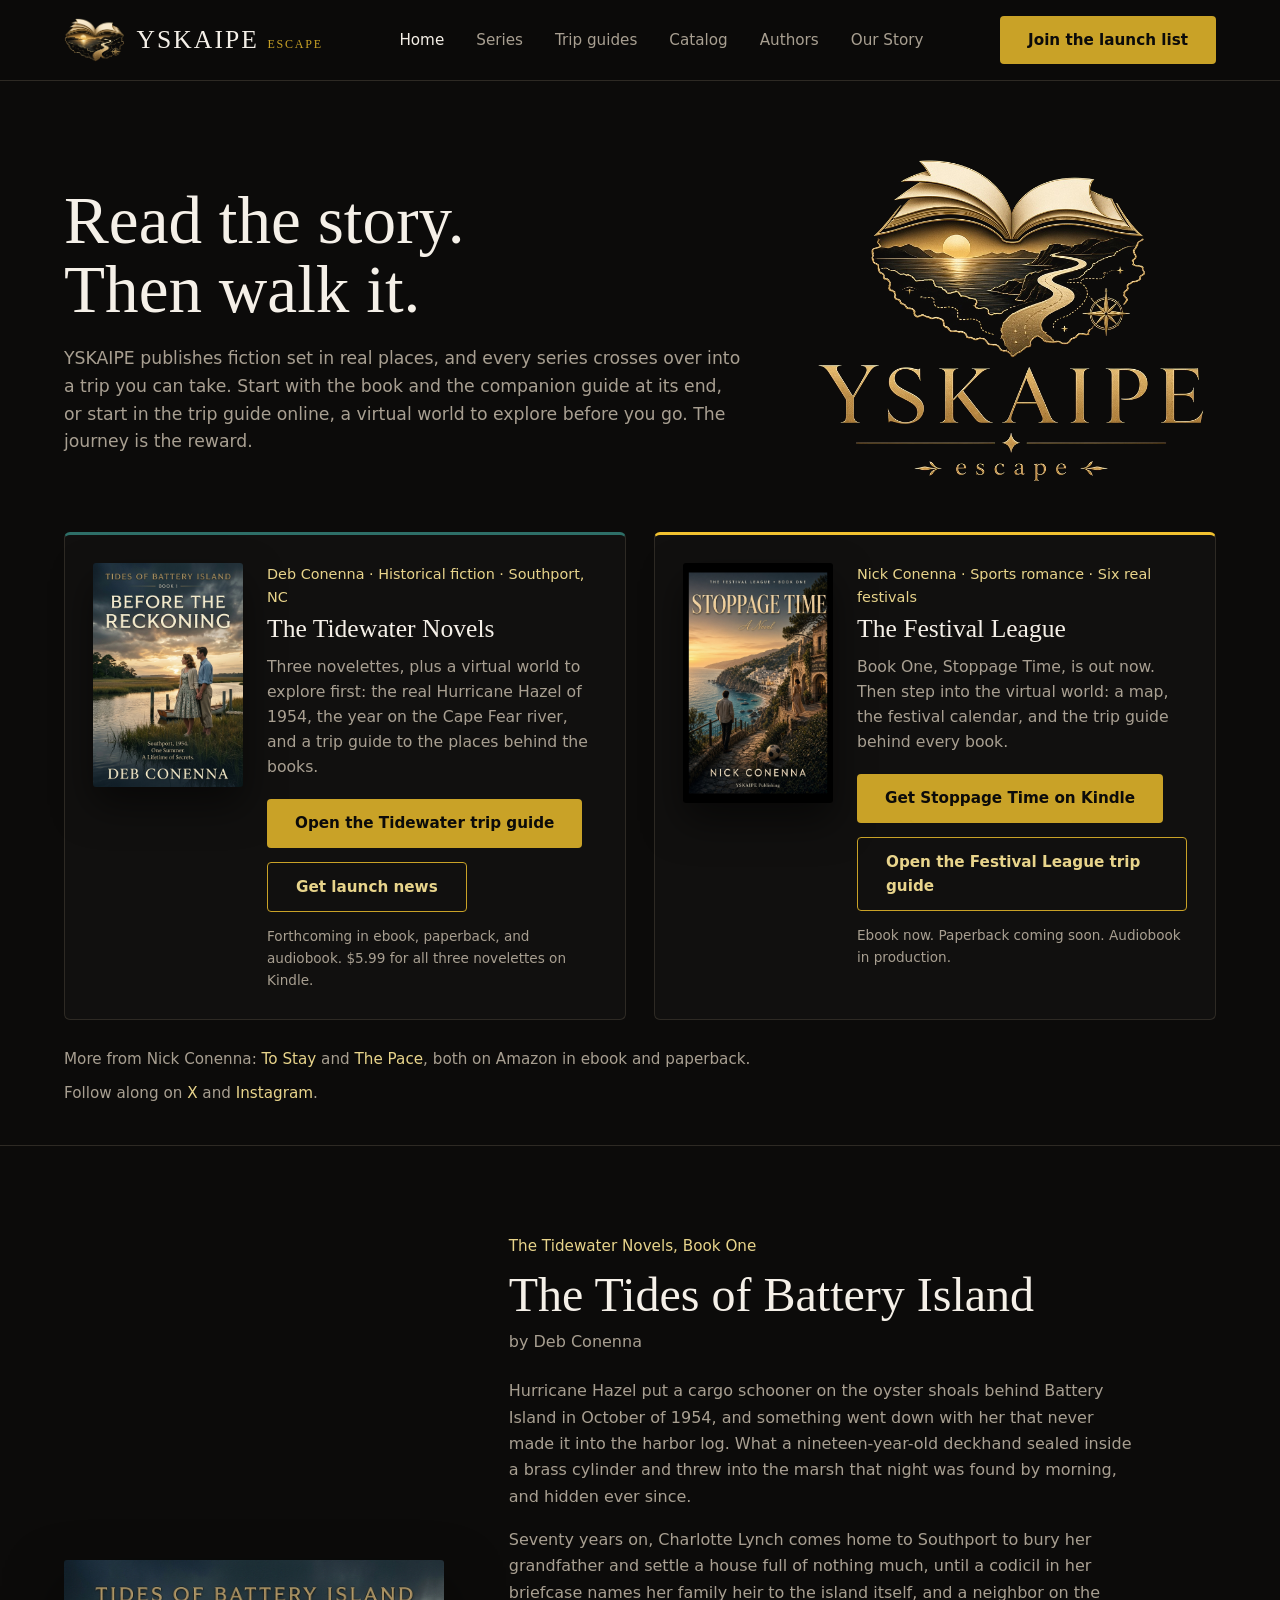
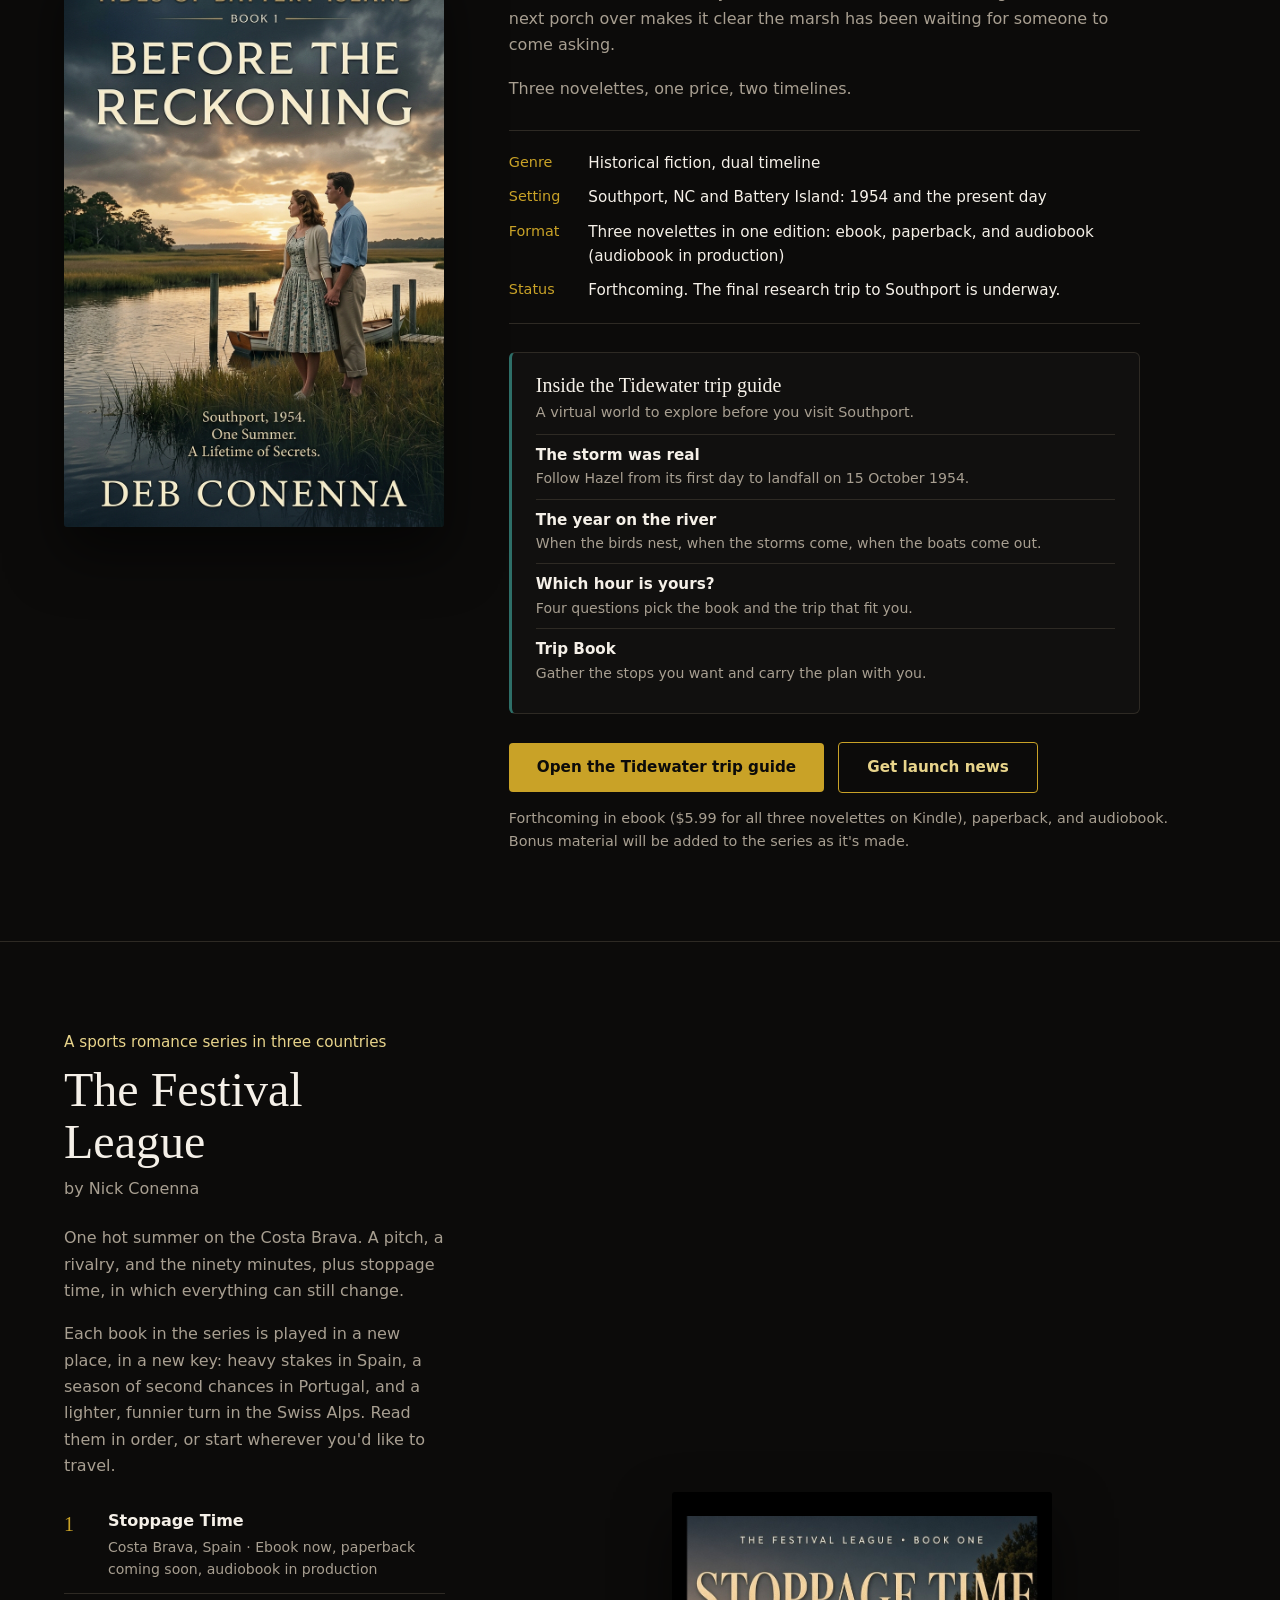
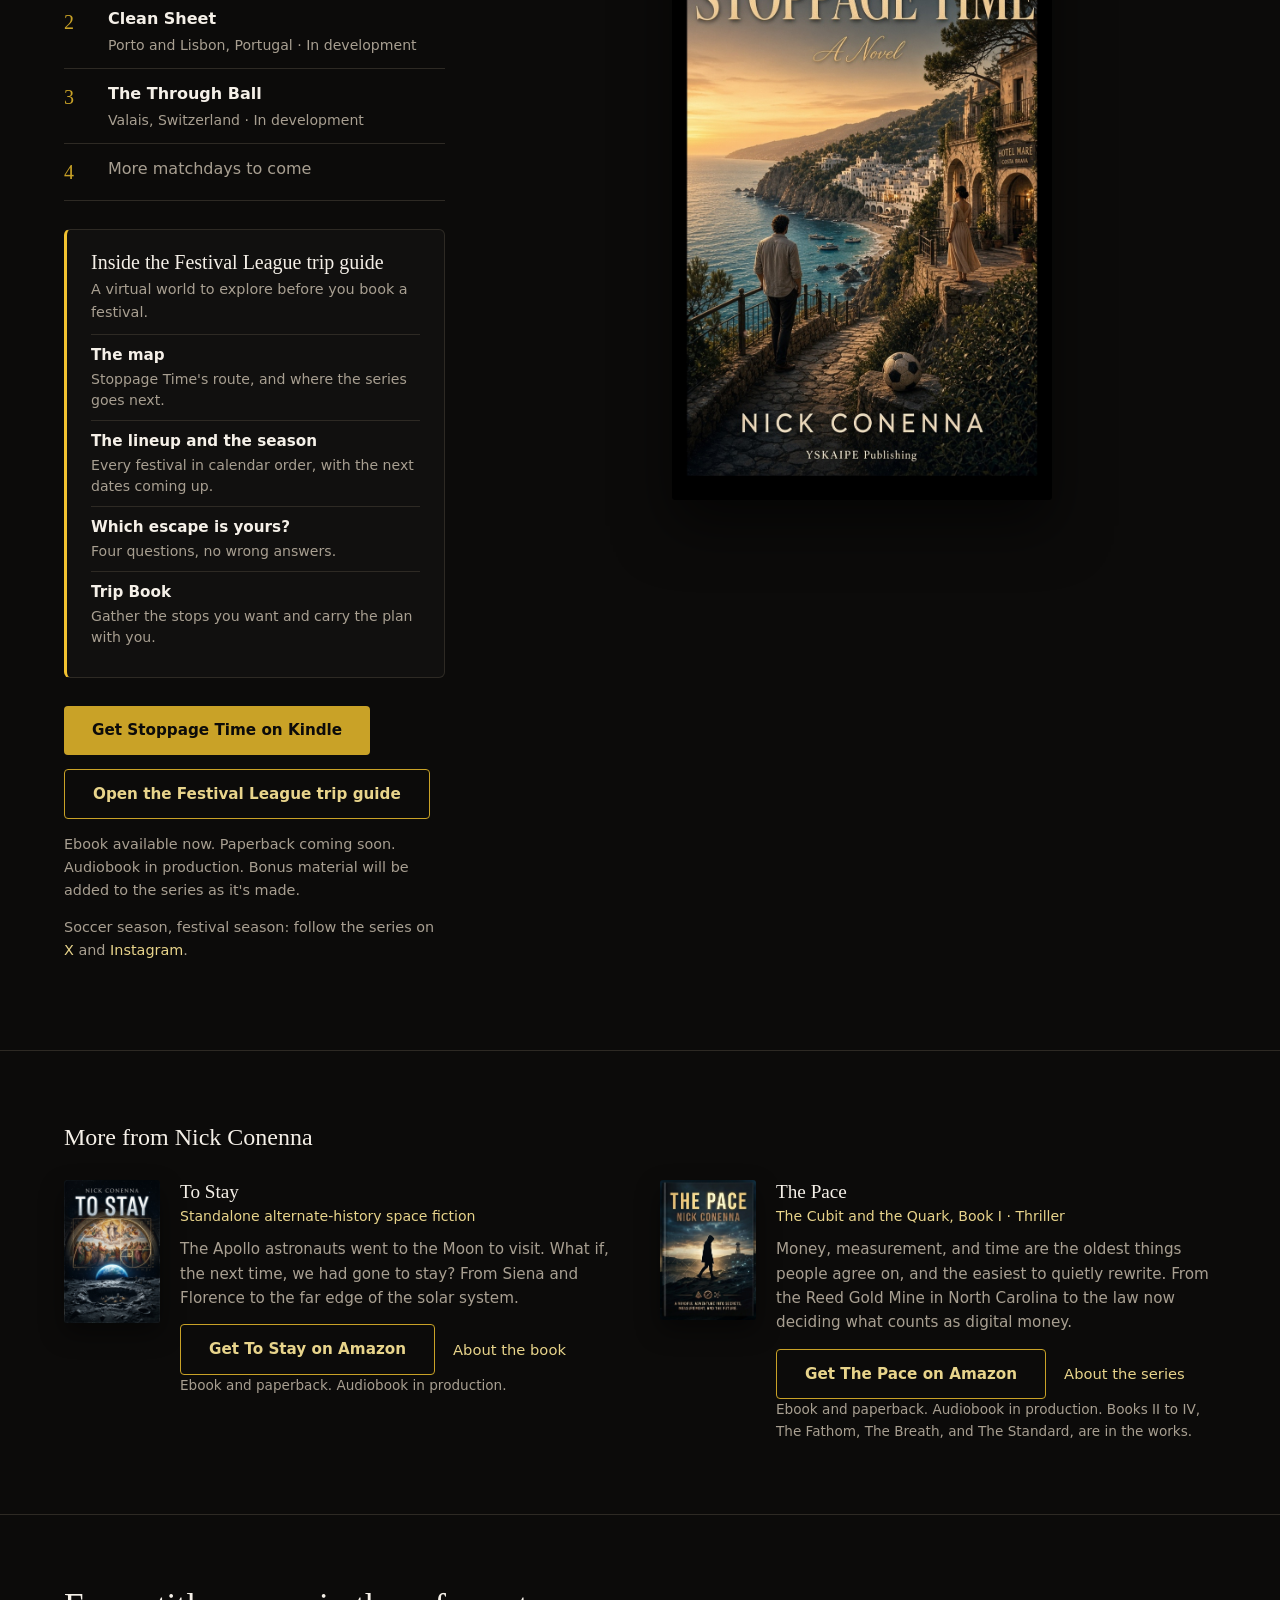
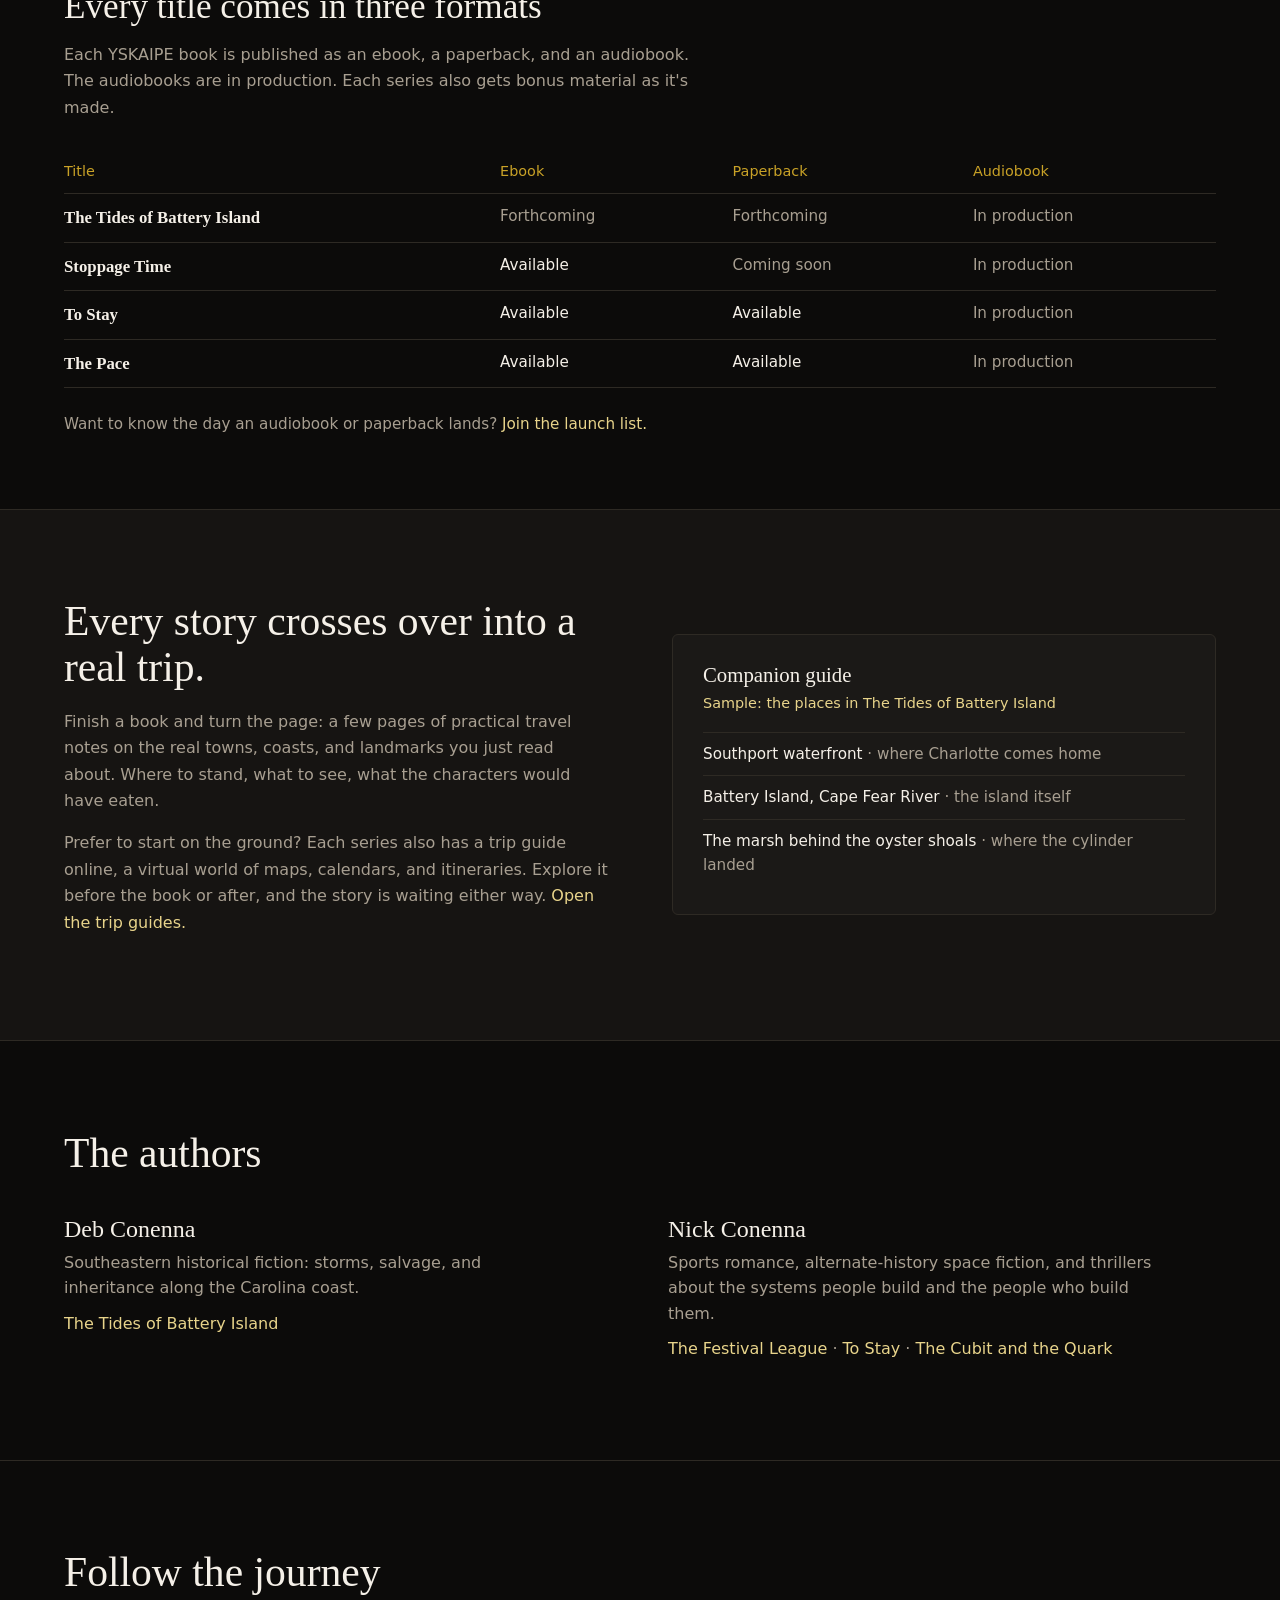
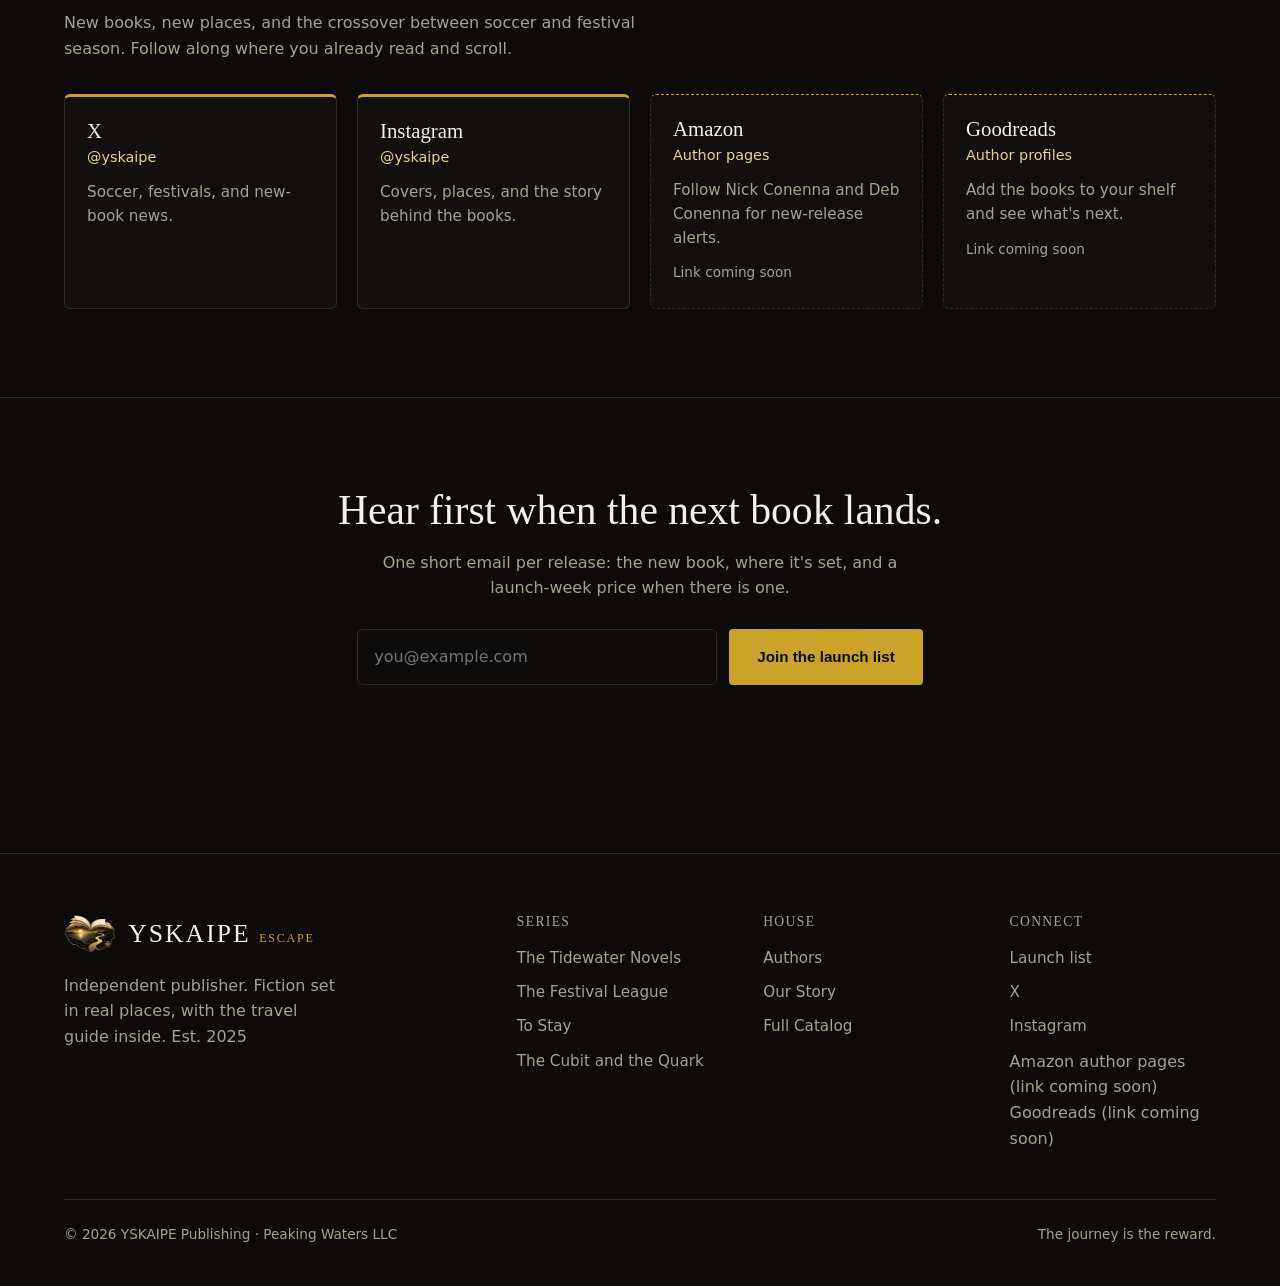
<file: index.html>
<!DOCTYPE html>
<html lang="en">
<head>
  <meta charset="UTF-8">
  <meta name="viewport" content="width=device-width, initial-scale=1.0">
  <title>YSKAIPE Publishing | Fiction Set in Real Places</title>
  <meta name="description" content="Independent fiction set in real places, each series with a trip guide to walk the story. Stoppage Time, To Stay, and The Pace are on Amazon now.">
  <!-- SEO -->
  <link rel="canonical" href="https://www.yskaipe.com/">
  <link rel="icon" href="/favicon.ico" sizes="48x48">
  <link rel="icon" type="image/png" href="/images/icon-192.png" sizes="192x192">
  <link rel="apple-touch-icon" href="/images/apple-touch-icon.png">
  <meta property="og:type" content="website">
  <meta property="og:site_name" content="YSKAIPE Publishing">
  <meta property="og:title" content="YSKAIPE Publishing | Fiction Set in Real Places">
  <meta property="og:description" content="Independent fiction set in real places, each series with a trip guide to walk the story. Stoppage Time, To Stay, and The Pace are on Amazon now.">
  <meta property="og:url" content="https://www.yskaipe.com/">
  <meta property="og:image" content="https://www.yskaipe.com/images/og-yskaipe.jpg">
  <meta property="og:image:width" content="1200">
  <meta property="og:image:height" content="630">
  <meta property="og:image:alt" content="YSKAIPE escape logo: a gold open book above a coastline and a winding road">
  <meta name="twitter:card" content="summary_large_image">
  <meta name="twitter:site" content="@yskaipe">
  <meta name="twitter:title" content="YSKAIPE Publishing | Fiction Set in Real Places">
  <meta name="twitter:description" content="Independent fiction set in real places, each series with a trip guide to walk the story. Stoppage Time, To Stay, and The Pace are on Amazon now.">
  <meta name="twitter:image" content="https://www.yskaipe.com/images/og-yskaipe.jpg">
  <meta name="twitter:image:alt" content="YSKAIPE escape logo: a gold open book above a coastline and a winding road">
  <!-- When the Amazon author pages and Goodreads pages go live, add their URLs to sameAs below. -->
  <script type="application/ld+json">
{
  "@context": "https://schema.org",
  "@graph": [
    {
      "@type": "Organization",
      "@id": "https://www.yskaipe.com/#publisher",
      "name": "YSKAIPE Publishing",
      "url": "https://www.yskaipe.com/",
      "email": "hello@yskaipe.com",
      "logo": {
        "@type": "ImageObject",
        "url": "https://www.yskaipe.com/images/logo-512.png",
        "width": 512,
        "height": 512
      },
      "sameAs": [
        "https://x.com/yskaipe",
        "https://www.instagram.com/yskaipe"
      ],
      "parentOrganization": {
        "@type": "Organization",
        "name": "Peaking Waters LLC"
      }
    },
    {
      "@type": "WebSite",
      "@id": "https://www.yskaipe.com/#website",
      "url": "https://www.yskaipe.com/",
      "name": "YSKAIPE Publishing",
      "description": "Independent fiction publisher. Every book is set in a real place and ends with a companion travel guide.",
      "publisher": {
        "@id": "https://www.yskaipe.com/#publisher"
      }
    },
    {
      "@type": "Book",
      "@id": "https://www.yskaipe.com/#stoppage-time",
      "name": "Stoppage Time",
      "url": "https://www.yskaipe.com/#festival-league",
      "author": { "@type": "Person", "name": "Nick Conenna" },
      "publisher": { "@id": "https://www.yskaipe.com/#publisher" },
      "genre": "Sports romance",
      "inLanguage": "en",
      "isPartOf": { "@type": "BookSeries", "name": "The Festival League" },
      "position": 1,
      "workExample": {
        "@type": "Book",
        "bookFormat": "https://schema.org/EBook",
        "url": "https://www.amazon.com/dp/B0GX3B5SYV"
      }
    },
    {
      "@type": "Book",
      "@id": "https://www.yskaipe.com/#to-stay",
      "name": "To Stay",
      "url": "https://www.yskaipe.com/#to-stay",
      "author": { "@type": "Person", "name": "Nick Conenna" },
      "publisher": { "@id": "https://www.yskaipe.com/#publisher" },
      "genre": "Alternate-history space fiction",
      "inLanguage": "en",
      "workExample": {
        "@type": "Book",
        "bookFormat": "https://schema.org/EBook",
        "url": "https://www.amazon.com/dp/B0HHPYR2WM"
      }
    },
    {
      "@type": "Book",
      "@id": "https://www.yskaipe.com/#the-pace",
      "name": "The Pace",
      "url": "https://www.yskaipe.com/#cubit-and-quark",
      "author": { "@type": "Person", "name": "Nick Conenna" },
      "publisher": { "@id": "https://www.yskaipe.com/#publisher" },
      "genre": "Thriller",
      "inLanguage": "en",
      "isPartOf": { "@type": "BookSeries", "name": "The Cubit and the Quark" },
      "position": 1,
      "workExample": {
        "@type": "Book",
        "bookFormat": "https://schema.org/EBook",
        "url": "https://www.amazon.com/dp/B0HHGJ5B59"
      }
    }
  ]
}
  </script>
  <!-- /SEO -->
  <link rel="stylesheet" href="css/style.css">

  <!--
    TODO before publishing:
    1. Live Amazon links are in place for Stoppage Time, The Pace, and To Stay.
       The Tides of Battery Island is still forthcoming: when it goes live, add its Amazon link as
       the primary button in the top tile and in its shelf (see the comments in those places).
    2. series/tidewater.html and series/festival-league.html are live and are the two trip guides
       (virtual worlds) featured at the top and in each shelf. The To Stay and Cubit and the Quark
       pages do not exist yet (404), so those two link to their sections on series.html for now.
       series.html itself still shows older statuses (Stoppage Time "release coming", To Stay
       "#kdp-to-stay", The Pace "revised edition forthcoming"): update it to match this page.
    3. Confirm the status line on each book (search this file for "status"), and the format statuses
       in the "Every title comes in three formats" table (id="formats").
    4. When the Stoppage Time paperback is live, update its format notes, the formats table, and add
       the paperback link.
    5. When each audiobook goes live on Audible, update its cell in the formats table, its format
       notes, and add an Audible link.
    6. Follow section (id="follow") and footer: X and Instagram are live. The Amazon author pages
       (Nick Conenna and Deb Conenna) and Goodreads are placeholders ("is-soon" cards). When each URL
       exists, change the card's <div> to an <a class="yk-follow-card" href="..." target="_blank"
       rel="me noopener">, remove the "is-soon" class and the status line, update the footer entry, and
       add the URL to sameAs in the JSON-LD above.
    7. The launch list form posts to Buttondown (buttondown.com/yskaipe). Test one signup end to end after deploying.
    8. The visible logo (header, hero, footer) uses only images/yskaipe-goat.jpg. Separate files are still
       needed for the head tags: favicon.ico (site root), and in /images: icon-192.png, apple-touch-icon.png,
       og-yskaipe.jpg (social card) and logo-512.png (Google logo in the schema).
    All four covers use real images from /images (cover-tobi.jpeg, cover-stoppage-time.jpg,
    cover-to-stay.jpeg, cover-the-pace.jpg).
    All .yk-* rules are scoped so they don't collide with style.css. Move them there when ready.
  -->
  <style>
    :root{
      --yk-tides:#2E6F68;
      --yk-pitch:#F2C230;
      --yk-ochre:#C9873A;
      --yk-gold:#B8862B;
    }
    .yk-hero{padding:72px 0 40px;}
    .yk-hero h1{
      font-family:var(--font-display, Georgia, serif);
      font-size:clamp(2.4rem, 5.6vw, 4.2rem);
      line-height:1.04;
      margin:0 0 20px;
      max-width:16ch;
    }
    .yk-hero-lead{
      max-width:62ch;margin:0 0 44px;
      font-size:1.08rem;line-height:1.6;
      color:var(--text-muted, #9a9188);
    }
    .yk-hero-more{margin:28px 0 0;font-size:0.95rem;line-height:1.55;color:var(--text-muted, #9a9188);}
    .yk-hero-more a{color:var(--accent-soft, #c8a05a);}
    .yk-hero-more + .yk-hero-more{margin-top:10px;}

    /* Brand: logo lockup beside the hero headline, emblem in the header and footer */
    .yk-hero-top{
      display:grid;grid-template-columns:minmax(0, 1.25fr) minmax(0, 0.75fr);
      gap:56px;align-items:center;margin:0 0 44px;
    }
    .yk-hero-top .yk-hero-lead{margin:0;}
    /* One image drives all of it: images/yskaipe-goat.jpg. Its near-black background is blended away
       (lighten) so it sits cleanly on the dark page, and each spot crops the part it needs. */
    .yk-hero-mark-frame{
      position:relative;width:100%;max-width:400px;margin:0 auto;
      aspect-ratio:737 / 617;overflow:hidden;
    }
    .yk-hero-mark .yk-hero-mark-frame img{
      position:absolute;display:block;height:auto;
      width:158.48%;max-width:none;left:-29.17%;top:-12.80%;
      mix-blend-mode:lighten;
    }
    .logo.yk-logo{display:inline-flex;align-items:center;gap:12px;}
    .yk-logo-mark{
      --h:44px;
      display:block;flex:none;height:var(--h);width:calc(var(--h) * 1.3757);
      background:url("images/yskaipe-goat.jpg") no-repeat;
      background-size:calc(var(--h) * 3.0899) auto;
      background-position:calc(var(--h) * -0.8439) calc(var(--h) * -0.2249);
      mix-blend-mode:lighten;
    }
    .footer-brand .yk-logo-mark{--h:38px;}
    .yk-logo-text{white-space:nowrap;}

    /* The two featured series: each offers a virtual world and, when live, a Kindle link */
    .yk-worlds{display:grid;grid-template-columns:1fr 1fr;gap:28px;}
    .yk-world-tile{
      display:grid;grid-template-columns:150px minmax(0, 1fr);gap:24px;align-items:start;
      padding:28px;
      border:1px solid var(--border, rgba(255,255,255,0.14));
      border-top:3px solid var(--accent, #c8a05a);
      border-radius:6px;background:rgba(255,255,255,0.02);
    }
    .yk-world-tile.is-tides{border-top-color:var(--yk-tides);}
    .yk-world-tile.is-pitch{border-top-color:var(--yk-pitch);}
    .yk-tile-kicker{margin:0 0 6px;font-size:0.9rem;color:var(--accent-soft, #c8a05a);}
    .yk-tile-title{margin:0 0 10px;font-family:var(--font-display, Georgia, serif);font-size:1.6rem;line-height:1.12;}
    .yk-tile-text{margin:0 0 20px;font-size:0.98rem;line-height:1.6;color:var(--text-muted, #9a9188);}
    .yk-tile-note{margin:14px 0 0;font-size:0.85rem;color:var(--text-muted, #9a9188);}

    .yk-cover-link{display:block;color:inherit;text-decoration:none;}
    .yk-cover-link svg,
    .yk-cover-link img{
      display:block;width:100%;height:auto;border-radius:3px;
      box-shadow:0 18px 38px rgba(0,0,0,0.5);
      transition:transform .18s ease;
    }
    .yk-cover-link:hover svg,
    .yk-cover-link:hover img,
    .yk-cover-link:focus-visible svg,
    .yk-cover-link:focus-visible img{transform:translateY(-6px);}
    .yk-cover-link:focus-visible{outline:2px solid var(--accent, #c8a05a);outline-offset:6px;border-radius:4px;}

    /* Series shelves */
    .yk-shelf{padding:88px 0;border-top:1px solid var(--border, rgba(255,255,255,0.1));}
    .yk-shelf-grid{
      display:grid;grid-template-columns:minmax(0, 0.7fr) minmax(0, 1.3fr);
      gap:64px;align-items:center;
    }
    .yk-shelf.flip .yk-shelf-cover{order:2;}
    .yk-shelf-cover svg,
    .yk-shelf-cover img{
      display:block;width:100%;height:auto;max-width:380px;margin:0 auto;border-radius:3px;
      box-shadow:0 26px 56px rgba(0,0,0,0.55);
    }
    .yk-series-name{margin:0 0 10px;font-size:0.95rem;color:var(--accent-soft, #c8a05a);}
    .yk-shelf h2{
      font-family:var(--font-display, Georgia, serif);
      font-size:clamp(2rem, 4vw, 3rem);line-height:1.08;margin:0 0 8px;
    }
    .yk-by{margin:0 0 24px;color:var(--text-muted, #9a9188);}
    .yk-by a{color:inherit;}
    .yk-shelf p.yk-blurb{max-width:62ch;margin:0 0 1.05em;line-height:1.65;color:var(--text-muted, #9a9188);}
    .yk-shelf p.yk-blurb:first-of-type{color:var(--text, #ece6dc);font-size:1.08rem;}

    .yk-facts{
      display:grid;grid-template-columns:auto 1fr;gap:10px 28px;
      margin:28px 0;padding:20px 0;
      border-top:1px solid var(--border, rgba(255,255,255,0.1));
      border-bottom:1px solid var(--border, rgba(255,255,255,0.1));
      max-width:62ch;
    }
    .yk-facts dt{font-size:0.9rem;color:var(--accent, #c8a05a);white-space:nowrap;}
    .yk-facts dd{margin:0;font-size:0.95rem;}

    .yk-order{list-style:none;counter-reset:yk;margin:0 0 28px;padding:0;max-width:62ch;}
    .yk-order li{
      counter-increment:yk;display:grid;grid-template-columns:2rem 1fr;column-gap:12px;
      padding:12px 0;border-bottom:1px solid var(--border, rgba(255,255,255,0.1));
    }
    .yk-order li::before{content:counter(yk);font-family:var(--font-display, Georgia, serif);font-size:1.25rem;color:var(--accent, #c8a05a);}
    .yk-order b{font-weight:600;}
    .yk-order small{display:block;color:var(--text-muted, #9a9188);font-size:0.88rem;margin-top:2px;}
    .yk-order li.later b{font-weight:500;color:var(--text-muted, #9a9188);}

    /* What's inside a virtual world, shown in the featured shelves */
    .yk-world{
      margin:0 0 28px;padding:20px 24px;max-width:62ch;
      border:1px solid var(--border, rgba(255,255,255,0.14));
      border-left:3px solid var(--accent, #c8a05a);
      border-radius:6px;background:rgba(255,255,255,0.02);
    }
    .yk-world.is-tides{border-left-color:var(--yk-tides);}
    .yk-world.is-pitch{border-left-color:var(--yk-pitch);}
    .yk-world h3{margin:0 0 4px;font-family:var(--font-display, Georgia, serif);font-size:1.25rem;line-height:1.2;}
    .yk-world > p{margin:0 0 10px;font-size:0.9rem;color:var(--text-muted, #9a9188);}
    .yk-world ul{margin:0;padding:0;list-style:none;}
    .yk-world li{padding:9px 0;border-top:1px solid var(--border, rgba(255,255,255,0.1));font-size:0.95rem;line-height:1.5;}
    .yk-world li b{font-weight:600;}
    .yk-world li span{display:block;margin-top:2px;font-size:0.88rem;color:var(--text-muted, #9a9188);}

    .yk-buy{display:flex;flex-wrap:wrap;gap:14px;align-items:center;}
    .yk-pricetag{
      font-family:var(--font-display, Georgia, serif);font-size:1.6rem;
      padding-right:14px;
    }
    .yk-pricetag small{font-family:inherit;font-size:0.9rem;color:var(--text-muted, #9a9188);margin-left:6px;}
    .yk-format-note{margin:14px 0 0;font-size:0.9rem;color:var(--text-muted, #9a9188);}
    .yk-format-note a{color:var(--accent-soft, #c8a05a);}

    /* More by Nick Conenna: quieter, still one click from Amazon */
    .yk-more{padding:72px 0;border-top:1px solid var(--border, rgba(255,255,255,0.1));}
    .yk-more h2{font-family:var(--font-display, Georgia, serif);font-size:1.5rem;line-height:1.2;margin:0 0 28px;}
    .yk-more-grid{display:grid;grid-template-columns:1fr 1fr;gap:40px;}
    .yk-more-item{display:grid;grid-template-columns:96px minmax(0, 1fr);gap:20px;align-items:start;}
    .yk-more-item img{display:block;width:100%;height:auto;border-radius:3px;box-shadow:0 10px 24px rgba(0,0,0,0.45);}
    .yk-more-item h3{margin:0 0 2px;font-family:var(--font-display, Georgia, serif);font-size:1.2rem;line-height:1.2;}
    .yk-more-kicker{margin:0 0 10px;font-size:0.88rem;color:var(--accent-soft, #c8a05a);}
    .yk-more-item p.yk-more-text{margin:0 0 14px;font-size:0.95rem;line-height:1.6;color:var(--text-muted, #9a9188);}
    .yk-more-links{display:flex;flex-wrap:wrap;gap:12px 18px;align-items:center;font-size:0.92rem;}
    .yk-more-links a:not(.btn){color:var(--accent-soft, #c8a05a);}
    .yk-more-note{margin:0;font-size:0.85rem;color:var(--text-muted, #9a9188);}

    /* Formats and bonus material */
    .yk-formats{padding:72px 0;border-top:1px solid var(--border, rgba(255,255,255,0.1));}
    .yk-formats h2{font-family:var(--font-display, Georgia, serif);font-size:clamp(1.6rem, 3vw, 2.2rem);line-height:1.15;margin:0 0 14px;}
    .yk-formats-lead{max-width:62ch;margin:0 0 28px;line-height:1.65;color:var(--text-muted, #9a9188);}
    .yk-table-wrap{overflow-x:auto;}
    .yk-formats table{width:100%;min-width:560px;border-collapse:collapse;}
    .yk-formats th,
    .yk-formats td{
      text-align:left;vertical-align:top;padding:12px 20px 12px 0;
      border-bottom:1px solid var(--border, rgba(255,255,255,0.1));
      font-size:0.95rem;line-height:1.4;
    }
    .yk-formats thead th{font-weight:500;font-size:0.9rem;color:var(--accent, #c8a05a);}
    .yk-formats tbody th{font-family:var(--font-display, Georgia, serif);font-weight:600;font-size:1.05rem;}
    .yk-formats td{color:var(--text-muted, #9a9188);}
    .yk-formats td.is-live,
    .yk-formats td.is-live a{color:var(--text, #ece6dc);}
    .yk-formats td.is-live a{text-decoration-color:var(--accent-soft, #c8a05a);text-underline-offset:3px;}
    .yk-formats-note{max-width:62ch;margin:24px 0 0;font-size:0.95rem;line-height:1.6;color:var(--text-muted, #9a9188);}
    .yk-formats-note a{color:var(--accent-soft, #c8a05a);}

    /* Book within a book */
    .yk-guide{
      padding:88px 0;background:var(--bg-elevated, #1a1714);
      border-top:1px solid var(--border, rgba(255,255,255,0.1));
    }
    .yk-guide-grid{display:grid;grid-template-columns:1fr 1fr;gap:64px;align-items:center;}
    .yk-guide h2{font-family:var(--font-display, Georgia, serif);font-size:clamp(1.8rem, 3.4vw, 2.6rem);line-height:1.12;margin:0 0 18px;}
    .yk-guide p{max-width:56ch;line-height:1.65;color:var(--text-muted, #9a9188);margin:0 0 1em;}
    .yk-guide p a{color:var(--accent-soft, #c8a05a);}
    .yk-guide-sample{
      border:1px solid var(--border, rgba(255,255,255,0.14));border-radius:6px;
      padding:28px 30px;background:rgba(255,255,255,0.02);
    }
    .yk-guide-sample h3{margin:0 0 4px;font-family:var(--font-display, Georgia, serif);font-size:1.3rem;}
    .yk-guide-sample .yk-where{margin:0 0 16px;font-size:0.9rem;color:var(--accent-soft, #c8a05a);}
    .yk-guide-sample ul{margin:0;padding:0;list-style:none;}
    .yk-guide-sample li{padding:9px 0;border-top:1px solid var(--border, rgba(255,255,255,0.1));font-size:0.95rem;}
    .yk-guide-sample li span{color:var(--text-muted, #9a9188);}

    /* Authors */
    .yk-authors{padding:88px 0;border-top:1px solid var(--border, rgba(255,255,255,0.1));}
    .yk-authors h2{font-family:var(--font-display, Georgia, serif);font-size:clamp(1.8rem, 3.4vw, 2.6rem);margin:0 0 36px;}
    .yk-author-grid{display:grid;grid-template-columns:1fr 1fr;gap:56px;}
    .yk-author h3{margin:0 0 6px;font-family:var(--font-display, Georgia, serif);font-size:1.5rem;}
    .yk-author p{margin:0 0 10px;max-width:50ch;line-height:1.6;color:var(--text-muted, #9a9188);}
    .yk-author a{color:var(--accent-soft, #c8a05a);}

    /* Follow */
    .yk-follow{padding:88px 0;border-top:1px solid var(--border, rgba(255,255,255,0.1));}
    .yk-follow h2{font-family:var(--font-display, Georgia, serif);font-size:clamp(1.8rem, 3.4vw, 2.6rem);line-height:1.12;margin:0 0 14px;}
    .yk-follow-lead{max-width:58ch;margin:0 0 32px;line-height:1.65;color:var(--text-muted, #9a9188);}
    .yk-follow-grid{display:grid;grid-template-columns:repeat(4, minmax(0, 1fr));gap:20px;}
    .yk-follow-card{
      display:block;padding:22px 22px 24px;color:inherit;text-decoration:none;
      border:1px solid var(--border, rgba(255,255,255,0.14));
      border-top:3px solid var(--accent, #c8a05a);
      border-radius:6px;background:rgba(255,255,255,0.02);
    }
    a.yk-follow-card:hover,
    a.yk-follow-card:focus-visible{border-color:var(--accent, #c8a05a);}
    a.yk-follow-card:focus-visible{outline:2px solid var(--accent, #c8a05a);outline-offset:3px;}
    .yk-follow-card.is-soon{border-style:dashed;border-top-width:1px;}
    .yk-follow-name{margin:0 0 2px;font-family:var(--font-display, Georgia, serif);font-size:1.3rem;line-height:1.2;}
    .yk-follow-handle{margin:0 0 12px;font-size:0.9rem;color:var(--accent-soft, #c8a05a);}
    .yk-follow-text{margin:0;font-size:0.95rem;line-height:1.55;color:var(--text-muted, #9a9188);}
    .yk-follow-status{margin:12px 0 0;font-size:0.85rem;color:var(--text-muted, #9a9188);}

    /* Launch list */
    .yk-signup{padding:88px 0;border-top:1px solid var(--border, rgba(255,255,255,0.1));text-align:center;}
    .yk-signup h2{font-family:var(--font-display, Georgia, serif);font-size:clamp(1.8rem, 3.4vw, 2.6rem);margin:0 0 14px;}
    .yk-signup p{max-width:52ch;margin:0 auto 28px;color:var(--text-muted, #9a9188);line-height:1.6;}
    .yk-signup form{display:flex;gap:12px;justify-content:center;flex-wrap:wrap;}
    .yk-signup input[type="email"]{
      flex:1 1 260px;max-width:360px;padding:14px 16px;font:inherit;
      color:inherit;background:transparent;
      border:1px solid var(--border, rgba(255,255,255,0.25));border-radius:6px;
    }
    .yk-signup input[type="email"]:focus-visible{outline:2px solid var(--accent, #c8a05a);outline-offset:2px;}

    /* Footer placeholders */
    .footer-col .yk-soon{display:block;color:var(--text-muted, #9a9188);}

    @media (max-width:900px){
      .yk-worlds{grid-template-columns:1fr;gap:24px;}
      .yk-more-grid{grid-template-columns:1fr;gap:32px;}
      .yk-shelf{padding:64px 0;}
      .yk-shelf-grid,.yk-guide-grid,.yk-author-grid{grid-template-columns:1fr;gap:36px;}
      .yk-shelf.flip .yk-shelf-cover{order:0;}
      .yk-shelf-cover svg,.yk-shelf-cover img{max-width:300px;}
      .yk-hero{padding:48px 0 32px;}
      .yk-hero-top{grid-template-columns:1fr;gap:28px;margin-bottom:32px;}
      .yk-hero-mark-frame{max-width:260px;}
      .yk-follow-grid{grid-template-columns:repeat(2, minmax(0, 1fr));}
    }
    @media (max-width:520px){
      .yk-world-tile{grid-template-columns:96px minmax(0, 1fr);gap:18px;padding:20px;}
      .yk-tile-title{font-size:1.35rem;}
      .yk-follow-grid{grid-template-columns:1fr;}
    }
    @media (prefers-reduced-motion:reduce){
      .yk-cover-link svg,.yk-cover-link img{transition:none;}
      .yk-cover-link:hover svg,.yk-cover-link:hover img,.yk-cover-link:focus-visible svg,.yk-cover-link:focus-visible img{transform:none;}
    }
  </style>
</head>
<body>

  <header class="site-header">
    <div class="container header-inner">
      <a href="index.html" class="logo yk-logo">
        <span class="yk-logo-mark" aria-hidden="true"></span>
        <div class="yk-logo-text">YSKAIPE <span>escape</span></div>
      </a>
      <nav class="nav">
        <a href="index.html" class="active">Home</a>
        <a href="series.html">Series</a>
        <a href="#trip-guides">Trip guides</a>
        <a href="catalog.html">Catalog</a>
        <a href="authors.html">Authors</a>
        <a href="about.html">Our Story</a>
      </nav>
      <a href="#launch-list" class="btn btn-primary">Join the launch list</a>
    </div>
  </header>

  <main>
    <!-- Hero: the two featured series, each with a virtual world and, when live, a Kindle link -->
    <section class="yk-hero">
      <div class="container">
        <div class="yk-hero-top">
          <div class="yk-hero-intro">
            <h1>Read the story. Then walk it.</h1>
            <p class="yk-hero-lead">
              YSKAIPE publishes fiction set in real places, and every series crosses over into a trip you can
              take. Start with the book and the companion guide at its end, or start in the trip guide online,
              a virtual world to explore before you go. The journey is the reward.
            </p>
          </div>
          <div class="yk-hero-mark">
            <div class="yk-hero-mark-frame">
              <img src="images/yskaipe-goat.jpg" alt="YSKAIPE escape logo: a gold open book above a coastline and a winding road" width="1168" height="784" fetchpriority="high" decoding="async">
            </div>
          </div>
        </div>

        <div class="yk-worlds" id="trip-guides">
          <article class="yk-world-tile is-tides">
            <a class="yk-cover-link" href="#tides">
              <img src="images/cover-tobi.jpeg" alt="Cover of The Tides of Battery Island by Deb Conenna" decoding="async">
            </a>
            <div>
              <p class="yk-tile-kicker">Deb Conenna · Historical fiction · Southport, NC</p>
              <h2 class="yk-tile-title">The Tidewater Novels</h2>
              <p class="yk-tile-text">
                Three novelettes, plus a virtual world to explore first: the real Hurricane Hazel of 1954,
                the year on the Cape Fear river, and a trip guide to the places behind the books.
              </p>
              <div class="yk-buy">
                <a href="series/tidewater.html" class="btn btn-primary">Open the Tidewater trip guide</a>
                <!-- When live, add first: <a href="#kdp-tides" class="btn btn-primary">Get it on Kindle</a> -->
                <a href="#launch-list" class="btn btn-outline">Get launch news</a>
              </div>
              <p class="yk-tile-note">Forthcoming in ebook, paperback, and audiobook. $5.99 for all three novelettes on Kindle.</p>
            </div>
          </article>

          <article class="yk-world-tile is-pitch">
            <a class="yk-cover-link" href="#festival-league">
              <img src="images/cover-stoppage-time.jpg" alt="Cover of Stoppage Time by Nick Conenna, Book One of The Festival League" decoding="async">
            </a>
            <div>
              <p class="yk-tile-kicker">Nick Conenna · Sports romance · Six real festivals</p>
              <h2 class="yk-tile-title">The Festival League</h2>
              <p class="yk-tile-text">
                Book One, Stoppage Time, is out now. Then step into the virtual world: a map, the festival
                calendar, and the trip guide behind every book.
              </p>
              <div class="yk-buy">
                <a href="https://www.amazon.com/dp/B0GX3B5SYV" class="btn btn-primary" target="_blank" rel="noopener">Get Stoppage Time on Kindle</a>
                <a href="series/festival-league.html" class="btn btn-outline">Open the Festival League trip guide</a>
              </div>
              <p class="yk-tile-note">Ebook now. Paperback coming soon. Audiobook in production.</p>
            </div>
          </article>
        </div>

        <p class="yk-hero-more">
          More from Nick Conenna: <a href="#to-stay">To Stay</a> and <a href="#cubit-and-quark">The Pace</a>,
          both on Amazon in ebook and paperback.
        </p>
        <p class="yk-hero-more">
          Follow along on <a href="https://x.com/yskaipe" target="_blank" rel="me noopener">X</a> and
          <a href="https://www.instagram.com/yskaipe" target="_blank" rel="me noopener">Instagram</a>.
        </p>
      </div>
    </section>

    <!-- The Tides of Battery Island -->
    <section class="yk-shelf" id="tides">
      <div class="container yk-shelf-grid">
        <div class="yk-shelf-cover">
          <img src="images/cover-tobi.jpeg" alt="Cover of The Tides of Battery Island by Deb Conenna" loading="lazy" decoding="async">
        </div>
        <div class="yk-shelf-body">
          <p class="yk-series-name">The Tidewater Novels, Book One</p>
          <h2>The Tides of Battery Island</h2>
          <p class="yk-by">by <a href="authors.html#deb-conenna">Deb Conenna</a></p>

          <p class="yk-blurb">
            Hurricane Hazel put a cargo schooner on the oyster shoals behind Battery Island in October of
            1954, and something went down with her that never made it into the harbor log. What a
            nineteen-year-old deckhand sealed inside a brass cylinder and threw into the marsh that night
            was found by morning, and hidden ever since.
          </p>
          <p class="yk-blurb">
            Seventy years on, Charlotte Lynch comes home to Southport to bury her grandfather and settle a
            house full of nothing much, until a codicil in her briefcase names her family heir to the
            island itself, and a neighbor on the next porch over makes it clear the marsh has been waiting
            for someone to come asking.
          </p>
          <p class="yk-blurb">Three novelettes, one price, two timelines.</p>

          <dl class="yk-facts">
            <dt>Genre</dt><dd>Historical fiction, dual timeline</dd>
            <dt>Setting</dt><dd>Southport, NC and Battery Island: 1954 and the present day</dd>
            <dt>Format</dt><dd>Three novelettes in one edition: ebook, paperback, and audiobook (audiobook in production)</dd>
            <dt>Status</dt><dd>Forthcoming. The final research trip to Southport is underway.</dd>
          </dl>

          <div class="yk-world is-tides">
            <h3>Inside the Tidewater trip guide</h3>
            <p>A virtual world to explore before you visit Southport.</p>
            <ul>
              <li><b>The storm was real</b><span>Follow Hazel from its first day to landfall on 15 October 1954.</span></li>
              <li><b>The year on the river</b><span>When the birds nest, when the storms come, when the boats come out.</span></li>
              <li><b>Which hour is yours?</b><span>Four questions pick the book and the trip that fit you.</span></li>
              <li><b>Trip Book</b><span>Gather the stops you want and carry the plan with you.</span></li>
            </ul>
          </div>

          <div class="yk-buy">
            <a href="series/tidewater.html" class="btn btn-primary">Open the Tidewater trip guide</a>
            <!-- When live, add first: <a href="#kdp-tides" class="btn btn-primary">Get it on Kindle</a> -->
            <a href="#launch-list" class="btn btn-outline">Get launch news</a>
          </div>
          <p class="yk-format-note">Forthcoming in ebook ($5.99 for all three novelettes on Kindle), paperback, and audiobook. Bonus material will be added to the series as it's made.</p>
        </div>
      </div>
    </section>

    <!-- The Festival League -->
    <section class="yk-shelf flip" id="festival-league">
      <div class="container yk-shelf-grid">
        <div class="yk-shelf-cover">
          <img src="images/cover-stoppage-time.jpg" alt="Cover of Stoppage Time by Nick Conenna, Book One of The Festival League" loading="lazy" decoding="async">
        </div>
        <div class="yk-shelf-body">
          <p class="yk-series-name">A sports romance series in three countries</p>
          <h2>The Festival League</h2>
          <p class="yk-by">by <a href="authors.html#nick-conenna">Nick Conenna</a></p>

          <p class="yk-blurb">
            One hot summer on the Costa Brava. A pitch, a rivalry, and the ninety minutes, plus stoppage
            time, in which everything can still change.
          </p>
          <p class="yk-blurb">
            Each book in the series is played in a new place, in a new key: heavy stakes in Spain, a
            season of second chances in Portugal, and a lighter, funnier turn in the Swiss Alps.
            Read them in order, or start wherever you'd like to travel.
          </p>

          <ol class="yk-order">
            <li>
              <span><b>Stoppage Time</b>
              <small>Costa Brava, Spain · Ebook now, paperback coming soon, audiobook in production</small></span>
            </li>
            <li>
              <span><b>Clean Sheet</b>
              <small>Porto and Lisbon, Portugal · In development</small></span>
            </li>
            <li>
              <span><b>The Through Ball</b>
              <small>Valais, Switzerland · In development</small></span>
            </li>
            <li class="later">
              <span><b>More matchdays to come</b></span>
            </li>
          </ol>

          <div class="yk-world is-pitch">
            <h3>Inside the Festival League trip guide</h3>
            <p>A virtual world to explore before you book a festival.</p>
            <ul>
              <li><b>The map</b><span>Stoppage Time's route, and where the series goes next.</span></li>
              <li><b>The lineup and the season</b><span>Every festival in calendar order, with the next dates coming up.</span></li>
              <li><b>Which escape is yours?</b><span>Four questions, no wrong answers.</span></li>
              <li><b>Trip Book</b><span>Gather the stops you want and carry the plan with you.</span></li>
            </ul>
          </div>

          <div class="yk-buy">
            <a href="https://www.amazon.com/dp/B0GX3B5SYV" class="btn btn-primary" target="_blank" rel="noopener">Get Stoppage Time on Kindle</a>
            <a href="series/festival-league.html" class="btn btn-outline">Open the Festival League trip guide</a>
          </div>
          <p class="yk-format-note">Ebook available now. Paperback coming soon. Audiobook in production. Bonus material will be added to the series as it's made.</p>
          <p class="yk-format-note">
            Soccer season, festival season: follow the series on
            <a href="https://x.com/yskaipe" target="_blank" rel="me noopener">X</a> and
            <a href="https://www.instagram.com/yskaipe" target="_blank" rel="me noopener">Instagram</a>.
          </p>
        </div>
      </div>
    </section>

    <!-- More by Nick Conenna: quieter, still one click from Amazon -->
    <section class="yk-more" id="more">
      <div class="container">
        <h2>More from Nick Conenna</h2>
        <div class="yk-more-grid">
          <div class="yk-more-item" id="to-stay">
            <img src="images/cover-to-stay.jpeg" alt="Cover of To Stay by Nick Conenna" loading="lazy" decoding="async">
            <div>
              <h3>To Stay</h3>
              <p class="yk-more-kicker">Standalone alternate-history space fiction</p>
              <p class="yk-more-text">
                The Apollo astronauts went to the Moon to visit. What if, the next time, we had gone to
                stay? From Siena and Florence to the far edge of the solar system.
              </p>
              <div class="yk-more-links">
                <a href="https://www.amazon.com/dp/B0HHPYR2WM" class="btn btn-outline" target="_blank" rel="noopener">Get To Stay on Amazon</a>
                <a href="series.html#to-stay">About the book</a>
              </div>
              <p class="yk-more-note">Ebook and paperback. Audiobook in production.</p>
            </div>
          </div>

          <div class="yk-more-item" id="cubit-and-quark">
            <img src="images/cover-the-pace.jpg" alt="Cover of The Pace by Nick Conenna, Book One of The Cubit and the Quark" loading="lazy" decoding="async">
            <div>
              <h3>The Pace</h3>
              <p class="yk-more-kicker">The Cubit and the Quark, Book I · Thriller</p>
              <p class="yk-more-text">
                Money, measurement, and time are the oldest things people agree on, and the easiest to
                quietly rewrite. From the Reed Gold Mine in North Carolina to the law now deciding what
                counts as digital money.
              </p>
              <div class="yk-more-links">
                <a href="https://www.amazon.com/dp/B0HHGJ5B59" class="btn btn-outline" target="_blank" rel="noopener">Get The Pace on Amazon</a>
                <a href="series.html#cubit-and-quark">About the series</a>
              </div>
              <p class="yk-more-note">Ebook and paperback. Audiobook in production. Books II to IV, The Fathom, The Breath, and The Standard, are in the works.</p>
            </div>
          </div>
        </div>
      </div>
    </section>

    <!-- Formats and bonus material -->
    <section class="yk-formats" id="formats">
      <div class="container">
        <h2>Every title comes in three formats</h2>
        <p class="yk-formats-lead">
          Each YSKAIPE book is published as an ebook, a paperback, and an audiobook. The audiobooks are in
          production. Each series also gets bonus material as it's made.
        </p>
        <div class="yk-table-wrap">
          <table>
            <thead>
              <tr>
                <th scope="col">Title</th>
                <th scope="col">Ebook</th>
                <th scope="col">Paperback</th>
                <th scope="col">Audiobook</th>
              </tr>
            </thead>
            <tbody>
              <tr>
                <th scope="row">The Tides of Battery Island</th>
                <td>Forthcoming</td>
                <td>Forthcoming</td>
                <td>In production</td>
              </tr>
              <tr>
                <th scope="row">Stoppage Time</th>
                <td class="is-live"><a href="https://www.amazon.com/dp/B0GX3B5SYV" target="_blank" rel="noopener">Available</a></td>
                <td>Coming soon</td>
                <td>In production</td>
              </tr>
              <tr>
                <th scope="row">To Stay</th>
                <td class="is-live"><a href="https://www.amazon.com/dp/B0HHPYR2WM" target="_blank" rel="noopener">Available</a></td>
                <td class="is-live"><a href="https://www.amazon.com/dp/B0HHPYR2WM" target="_blank" rel="noopener">Available</a></td>
                <td>In production</td>
              </tr>
              <tr>
                <th scope="row">The Pace</th>
                <td class="is-live"><a href="https://www.amazon.com/dp/B0HHGJ5B59" target="_blank" rel="noopener">Available</a></td>
                <td class="is-live"><a href="https://www.amazon.com/dp/B0HHGJ5B59" target="_blank" rel="noopener">Available</a></td>
                <td>In production</td>
              </tr>
            </tbody>
          </table>
        </div>
        <p class="yk-formats-note">
          Want to know the day an audiobook or paperback lands? <a href="#launch-list">Join the launch list.</a>
        </p>
      </div>
    </section>

    <!-- Book within a book -->
    <section class="yk-guide" id="companion-guide">
      <div class="container yk-guide-grid">
        <div>
          <h2>Every story crosses over into a real trip.</h2>
          <p>
            Finish a book and turn the page: a few pages of practical travel notes on the real towns,
            coasts, and landmarks you just read about. Where to stand, what to see, what the characters
            would have eaten.
          </p>
          <p>
            Prefer to start on the ground? Each series also has a trip guide online, a virtual world of
            maps, calendars, and itineraries. Explore it before the book or after, and the story is
            waiting either way. <a href="#trip-guides">Open the trip guides.</a>
          </p>
        </div>
        <div class="yk-guide-sample">
          <h3>Companion guide</h3>
          <p class="yk-where">Sample: the places in The Tides of Battery Island</p>
          <ul>
            <li>Southport waterfront <span>· where Charlotte comes home</span></li>
            <li>Battery Island, Cape Fear River <span>· the island itself</span></li>
            <li>The marsh behind the oyster shoals <span>· where the cylinder landed</span></li>
          </ul>
        </div>
      </div>
    </section>

    <!-- Authors -->
    <section class="yk-authors" id="authors">
      <div class="container">
        <h2>The authors</h2>
        <div class="yk-author-grid">
          <div class="yk-author" id="deb-conenna">
            <h3>Deb Conenna</h3>
            <p>Southeastern historical fiction: storms, salvage, and inheritance along the Carolina coast.</p>
            <p><a href="#tides">The Tides of Battery Island</a></p>
          </div>
          <div class="yk-author" id="nick-conenna">
            <h3>Nick Conenna</h3>
            <p>Sports romance, alternate-history space fiction, and thrillers about the systems people build and the people who build them.</p>
            <p>
              <a href="#festival-league">The Festival League</a> ·
              <a href="#to-stay">To Stay</a> ·
              <a href="#cubit-and-quark">The Cubit and the Quark</a>
            </p>
          </div>
        </div>
      </div>
    </section>

    <!-- Follow -->
    <section class="yk-follow" id="follow">
      <div class="container">
        <h2>Follow the journey</h2>
        <p class="yk-follow-lead">
          New books, new places, and the crossover between soccer and festival season. Follow along where
          you already read and scroll.
        </p>
        <div class="yk-follow-grid">
          <a class="yk-follow-card" href="https://x.com/yskaipe" target="_blank" rel="me noopener">
            <h3 class="yk-follow-name">X</h3>
            <p class="yk-follow-handle">@yskaipe</p>
            <p class="yk-follow-text">Soccer, festivals, and new-book news.</p>
          </a>
          <a class="yk-follow-card" href="https://www.instagram.com/yskaipe" target="_blank" rel="me noopener">
            <h3 class="yk-follow-name">Instagram</h3>
            <p class="yk-follow-handle">@yskaipe</p>
            <p class="yk-follow-text">Covers, places, and the story behind the books.</p>
          </a>
          <!-- When live, change this <div> to an <a class="yk-follow-card" href="AMAZON AUTHOR PAGE URL" target="_blank" rel="me noopener">,
               remove "is-soon" and the status line. Nick Conenna and Deb Conenna each need their own Author Central page. -->
          <div class="yk-follow-card is-soon">
            <h3 class="yk-follow-name">Amazon</h3>
            <p class="yk-follow-handle">Author pages</p>
            <p class="yk-follow-text">Follow Nick Conenna and Deb Conenna for new-release alerts.</p>
            <p class="yk-follow-status">Link coming soon</p>
          </div>
          <!-- When live, swap for an <a class="yk-follow-card" href="GOODREADS URL" target="_blank" rel="me noopener"> as above. -->
          <div class="yk-follow-card is-soon">
            <h3 class="yk-follow-name">Goodreads</h3>
            <p class="yk-follow-handle">Author profiles</p>
            <p class="yk-follow-text">Add the books to your shelf and see what's next.</p>
            <p class="yk-follow-status">Link coming soon</p>
          </div>
        </div>
      </div>
    </section>

    <!-- Launch list -->
    <section class="yk-signup" id="launch-list">
      <div class="container">
        <h2>Hear first when the next book lands.</h2>
        <p>One short email per release: the new book, where it's set, and a launch-week price when there is one.</p>
        <!-- Buttondown embed form. If the newsletter username ever changes, update both URLs below. -->
        <form action="https://buttondown.com/api/emails/embed-subscribe/yskaipe" method="post" target="popupwindow"
              onsubmit="window.open('https://buttondown.com/yskaipe', 'popupwindow')">
          <label for="yk-email" style="position:absolute;left:-9999px;">Email address</label>
          <input id="yk-email" type="email" name="email" placeholder="you@example.com" required>
          <button type="submit" class="btn btn-primary">Join the launch list</button>
        </form>
      </div>
    </section>
  </main>

  <footer class="site-footer">
    <div class="container">
      <div class="footer-grid">
        <div class="footer-brand">
          <div class="logo yk-logo">
            <span class="yk-logo-mark" aria-hidden="true"></span>
            <div class="yk-logo-text">YSKAIPE <span>escape</span></div>
          </div>
          <p>Independent publisher. Fiction set in real places, with the travel guide inside. Est. 2025</p>
        </div>
        <div class="footer-col">
          <h4>Series</h4>
          <a href="series/tidewater.html">The Tidewater Novels</a>
          <a href="series/festival-league.html">The Festival League</a>
          <a href="series.html#to-stay">To Stay</a>
          <a href="series.html#cubit-and-quark">The Cubit and the Quark</a>
        </div>
        <div class="footer-col">
          <h4>House</h4>
          <a href="authors.html">Authors</a>
          <a href="about.html">Our Story</a>
          <a href="catalog.html">Full Catalog</a>
        </div>
        <div class="footer-col">
          <h4>Connect</h4>
          <a href="#launch-list">Launch list</a>
          <a href="https://x.com/yskaipe" target="_blank" rel="me noopener">X</a>
          <a href="https://www.instagram.com/yskaipe" target="_blank" rel="me noopener">Instagram</a>
          <!-- When live, replace each span with an <a href="..." target="_blank" rel="me noopener"> -->
          <span class="yk-soon">Amazon author pages (link coming soon)</span>
          <span class="yk-soon">Goodreads (link coming soon)</span>
        </div>
      </div>
      <div class="footer-bottom">
        <div>© 2026 YSKAIPE Publishing · Peaking Waters LLC</div>
        <div>The journey is the reward.</div>
      </div>
    </div>
  </footer>
</body>
</html>
</file>
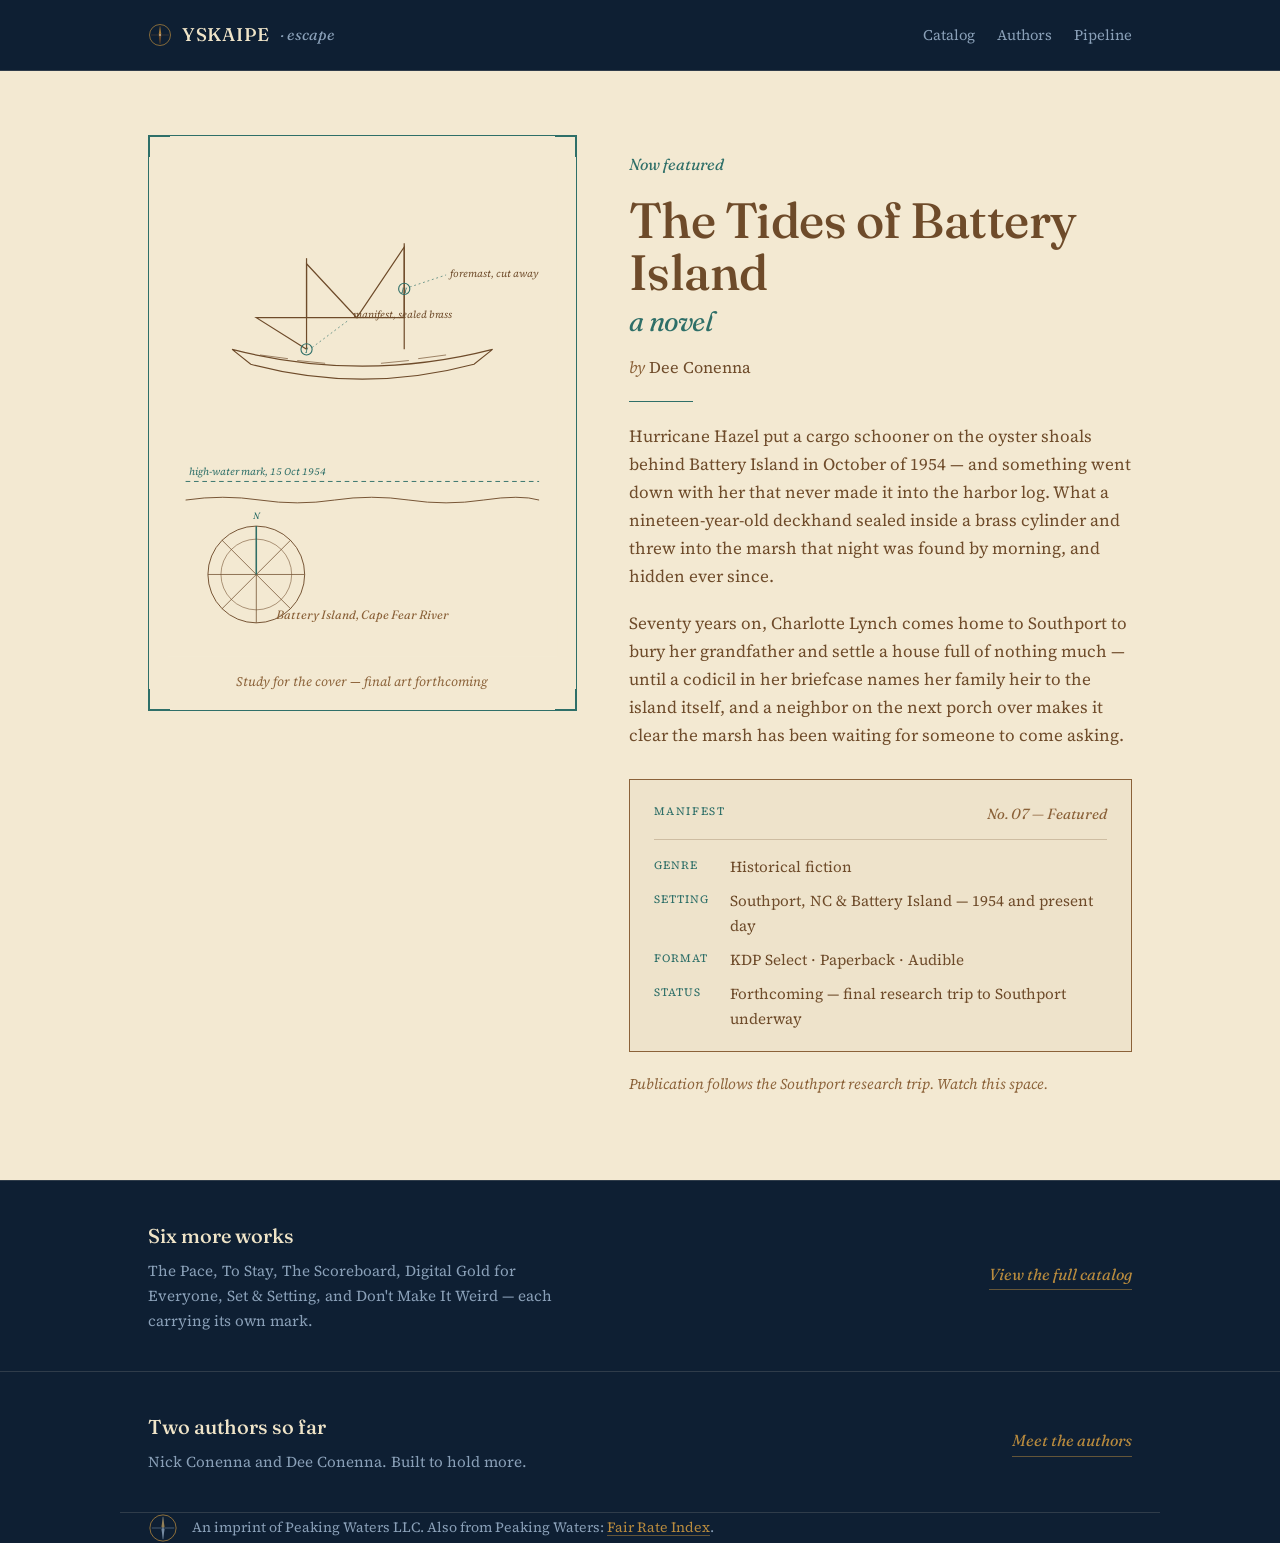
<file: archives/index.html>
<!doctype html>
<html lang="en">
<head>
<meta charset="utf-8">
<meta name="viewport" content="width=device-width, initial-scale=1.0">
<title>YSKAIPE — a publishing house</title>
<meta name="description" content="YSKAIPE is a publishing house. Now featured: The Tides of Battery Island, a historical novel by Dee Conenna.">
<link rel="preconnect" href="https://fonts.googleapis.com">
<link rel="preconnect" href="https://fonts.gstatic.com" crossorigin>
<link href="https://fonts.googleapis.com/css2?family=Fraunces:ital,opsz,wght@0,9..144,400;0,9..144,500;0,9..144,600;1,9..144,400;1,9..144,500&family=Source+Serif+4:ital,wght@0,400;0,600;1,400&display=swap" rel="stylesheet">
<style>
  :root{
    --navy:#0E1F33;
    --navy-line:rgba(243,233,210,0.14);
    --cream:#F3E9D2;
    --cream-2:#EAD9AF;
    --cream-text:#EFE4C8;
    --sepia:#6E4B2A;
    --sepia-soft:#8B6239;
    --gold:#B98B3E;
    --navy-soft:#8AA0B8;
    --measure:64ch;
  }
  *{box-sizing:border-box;}
  html{scroll-behavior:smooth;}
  @media (prefers-reduced-motion: reduce){
    html{scroll-behavior:auto;}
    *{animation-duration:0.01ms !important; animation-iteration-count:1 !important; transition-duration:0.01ms !important;}
  }
  body{margin:0; background:var(--navy); color:var(--cream-text); font-family:"Source Serif 4", Georgia, serif; font-size:17px; line-height:1.65; -webkit-font-smoothing:antialiased;}
  a{color:var(--gold); text-decoration-color:rgba(185,139,62,0.5); text-underline-offset:3px;}
  a:hover{text-decoration-color:var(--gold);}
  a:focus-visible, button:focus-visible{outline:2px solid var(--gold); outline-offset:3px;}
  h1,h2,h3{font-family:"Fraunces", Georgia, serif; font-weight:500; margin:0; color:var(--cream-text);}
  .wrap{max-width:1040px; margin:0 auto; padding:0 28px;}

  /* ---- top bar ---- */
  header.bar{border-bottom:1px solid var(--navy-line);}
  .bar-inner{max-width:1040px; margin:0 auto; padding:20px 28px; display:flex; align-items:center; justify-content:space-between; gap:24px; flex-wrap:wrap;}
  .wordmark{display:flex; align-items:center; gap:10px; font-family:"Fraunces", Georgia, serif; font-size:1.15rem; letter-spacing:0.04em; color:var(--cream-text); font-weight:500;}
  .wordmark span{color:var(--navy-soft); font-style:italic; font-weight:400; letter-spacing:0; font-size:0.85em;}
  .mark{width:24px; height:24px; flex-shrink:0;}
  nav.top{display:flex; gap:22px; font-size:0.92rem;}
  nav.top a{color:var(--navy-soft); text-decoration:none; border-bottom:1px solid transparent;}
  nav.top a:hover{color:var(--cream-text); border-bottom-color:var(--gold);}

  /* ---- featured — a page from the log, cream against the navy chrome ---- */
  section.featured{background:var(--cream); color:var(--sepia); padding:64px 0 68px;}
  .featured-grid{display:grid; grid-template-columns:0.92fr 1.08fr; gap:52px; align-items:start; --accent:#2E6F68;}

  .cover-frame{position:relative; border:1px solid var(--accent); padding:18px;}
  .cover-frame svg{display:block; width:100%; height:auto;}
  .corner{position:absolute; width:22px; height:22px; border:2px solid var(--accent);}
  .corner.tl{top:-1px; left:-1px; border-right:none; border-bottom:none;}
  .corner.tr{top:-1px; right:-1px; border-left:none; border-bottom:none;}
  .corner.bl{bottom:-1px; left:-1px; border-right:none; border-top:none;}
  .corner.br{bottom:-1px; right:-1px; border-left:none; border-top:none;}
  .cover-caption{margin:14px 2px 0; font-style:italic; font-size:0.82rem; color:var(--sepia-soft); text-align:center;}

  .eyebrow{font-family:"Fraunces", Georgia, serif; font-style:italic; color:var(--accent); font-size:1rem; margin-bottom:16px;}
  h1.title{font-size:clamp(2.1rem, 4.2vw, 3.1rem); line-height:1.06; letter-spacing:-0.01em; color:var(--sepia);}
  h1.title em{display:block; font-style:italic; color:var(--accent); font-weight:400; font-size:0.56em; margin-top:8px;}
  .byline{margin-top:18px; font-size:1.02rem; color:var(--sepia);}
  .byline .by{font-style:italic; color:var(--sepia-soft);}
  .rule{width:64px; height:1px; background:var(--accent); margin:20px 0;}

  .blurb{max-width:var(--measure);}
  .blurb p{margin:0 0 1.1em; color:var(--sepia);}
  .blurb p:last-child{margin-bottom:0;}

  /* ---- manifest stub — a stamped card within the log page ---- */
  .stub{border:1px solid var(--sepia-soft); padding:22px 24px 20px; margin-top:30px; background:rgba(110,75,42,0.04);}
  .stub-head{display:flex; justify-content:space-between; align-items:flex-start; gap:20px; border-bottom:1px solid rgba(110,75,42,0.25); padding-bottom:12px; margin-bottom:14px;}
  .stub-head .label{font-size:0.7rem; letter-spacing:0.14em; text-transform:uppercase; color:var(--accent);}
  .stub-head .no{font-family:"Fraunces", Georgia, serif; font-style:italic; color:var(--sepia-soft); font-size:0.92rem;}
  dl.fields{display:grid; grid-template-columns:auto 1fr; row-gap:9px; column-gap:20px; margin:0;}
  dl.fields dt{font-size:0.7rem; letter-spacing:0.1em; text-transform:uppercase; color:var(--accent); white-space:nowrap; padding-top:2px;}
  dl.fields dd{margin:0; font-size:0.95rem; color:var(--sepia);}

  .status-line{margin-top:20px; font-style:italic; color:var(--sepia-soft); font-size:0.93rem;}

  /* ---- home teasers — plain navy chrome ---- */
  section.teaser{border-top:1px solid var(--navy-line); padding:38px 0;}
  .teaser-inner{display:flex; align-items:center; justify-content:space-between; gap:24px; flex-wrap:wrap;}
  .teaser-inner h2{font-size:1.25rem; margin-bottom:6px;}
  .teaser-inner p{margin:0; font-size:0.95rem; color:var(--navy-soft); max-width:52ch;}
  a.teaser-link{font-family:"Fraunces", Georgia, serif; font-style:italic; font-size:1rem; color:var(--gold); white-space:nowrap; text-decoration:none; border-bottom:1px solid rgba(185,139,62,0.5); padding-bottom:2px;}
  a.teaser-link:hover{border-bottom-color:var(--gold);}

  footer{border-top:1px solid var(--navy-line); padding:34px 0 42px; font-size:0.88rem; color:var(--navy-soft); display:flex; align-items:center; gap:14px;}
  footer .mark{width:30px; height:30px; opacity:0.85;}
  footer a{color:var(--gold);}

  @media (max-width:800px){
    .featured-grid{grid-template-columns:1fr; gap:34px;}
  }
</style>
</head>
<body>

<header class="bar">
  <div class="bar-inner">
    <div class="wordmark">
      <svg class="mark" viewBox="0 0 48 48" aria-hidden="true">
        <circle cx="24" cy="24" r="21" fill="none" stroke="#B98B3E" stroke-width="1.4"/>
        <path d="M24 6 L26.5 22 L24 24 L21.5 22 Z" fill="#B98B3E"/>
        <path d="M24 42 L21.5 26 L24 24 L26.5 26 Z" fill="#6E4B2A"/>
        <line x1="6" y1="24" x2="42" y2="24" stroke="#6E4B2A" stroke-width="0.9"/>
        <line x1="24" y1="6" x2="24" y2="42" stroke="#6E4B2A" stroke-width="0.9"/>
        <circle cx="24" cy="24" r="2.2" fill="#EFE4C8" stroke="#6E4B2A" stroke-width="0.8"/>
      </svg>
      YSKAIPE <span>· escape</span>
    </div>
    <nav class="top">
      <a href="catalog.html">Catalog</a>
      <a href="authors.html">Authors</a>
      <a href="pipeline.html">Pipeline</a>
    </nav>
  </div>
</header>

<main>
  <section class="featured">
    <div class="wrap featured-grid">

      <div class="cover-frame">
        <span class="corner tl"></span><span class="corner tr"></span>
        <span class="corner bl"></span><span class="corner br"></span>
        <svg viewBox="0 0 420 540" xmlns="http://www.w3.org/2000/svg" role="img" aria-label="Sketch study for the cover of The Tides of Battery Island — a schooner, a compass rose, and the high-water mark">
          <rect x="0" y="0" width="420" height="540" fill="#F3E9D2"/>

          <!-- schooner sketch -->
          <g stroke="#6E4B2A" stroke-width="1.3" fill="none">
            <path d="M70 210 Q210 246 350 210 L330 226 Q210 258 90 226 Z" />
            <line x1="150" y1="210" x2="150" y2="112" />
            <line x1="255" y1="210" x2="255" y2="96" />
            <path d="M150 118 L204 176 L150 176 Z" />
            <path d="M255 100 L204 176 L255 176 Z" />
            <path d="M150 176 L96 176 L150 210" />
            <g stroke-width="0.7">
              <line x1="100" y1="216" x2="130" y2="220"/>
              <line x1="140" y1="222" x2="170" y2="225"/>
              <line x1="230" y1="225" x2="260" y2="222"/>
              <line x1="270" y1="220" x2="300" y2="216"/>
            </g>
          </g>

          <!-- annotation: manifest cylinder -->
          <circle cx="150" cy="210" r="6" fill="none" stroke="#2E6F68" stroke-width="1.2"/>
          <text x="150" y="214" text-anchor="middle" font-family="Fraunces, Georgia, serif" font-style="italic" font-size="8" fill="#2E6F68">I</text>
          <path d="M156 208 L196 178" stroke="#2E6F68" stroke-width="0.7" stroke-dasharray="2 3" fill="none"/>
          <text x="200" y="176" font-family="Source Serif 4, Georgia, serif" font-style="italic" font-size="11" fill="#6E4B2A">manifest, sealed brass</text>

          <circle cx="255" cy="145" r="6" fill="none" stroke="#2E6F68" stroke-width="1.2"/>
          <text x="255" y="149" text-anchor="middle" font-family="Fraunces, Georgia, serif" font-style="italic" font-size="8" fill="#2E6F68">II</text>
          <path d="M261 143 L300 130" stroke="#2E6F68" stroke-width="0.7" stroke-dasharray="2 3" fill="none"/>
          <text x="304" y="132" font-family="Source Serif 4, Georgia, serif" font-style="italic" font-size="11" fill="#6E4B2A">foremast, cut away</text>

          <!-- tide baseline -->
          <path d="M20 372 Q60 366 100 372 T180 372 T260 372 T340 372 T400 372" stroke="#6E4B2A" stroke-width="1" fill="none"/>
          <line x1="20" y1="352" x2="400" y2="352" stroke="#2E6F68" stroke-width="1" stroke-dasharray="5 4"/>
          <text x="24" y="345" font-family="Source Serif 4, Georgia, serif" font-style="italic" font-size="11" fill="#2E6F68">high-water mark, 15 Oct 1954</text>

          <!-- compass rose -->
          <g transform="translate(96,452)">
            <circle r="52" fill="none" stroke="#6E4B2A" stroke-width="1"/>
            <circle r="38" fill="none" stroke="#6E4B2A" stroke-width="0.6"/>
            <g stroke="#6E4B2A" stroke-width="0.8">
              <line x1="0" y1="-52" x2="0" y2="52"/>
              <line x1="-52" y1="0" x2="52" y2="0"/>
              <line x1="-37" y1="-37" x2="37" y2="37"/>
              <line x1="-37" y1="37" x2="37" y2="-37"/>
            </g>
            <line x1="0" y1="0" x2="0" y2="-52" stroke="#2E6F68" stroke-width="1.6"/>
            <text x="0" y="-60" text-anchor="middle" font-family="Fraunces, Georgia, serif" font-style="italic" font-size="10" fill="#2E6F68">N</text>
          </g>

          <text x="210" y="500" text-anchor="middle" font-family="Fraunces, Georgia, serif" font-style="italic" font-size="13" fill="#8B6239">Battery Island, Cape Fear River</text>
        </svg>
        <p class="cover-caption">Study for the cover — final art forthcoming</p>
      </div>

      <div class="feature-text">
        <p class="eyebrow">Now featured</p>
        <h1 class="title">The Tides of Battery Island<em>a novel</em></h1>
        <p class="byline"><span class="by">by</span> Dee Conenna</p>
        <div class="rule"></div>

        <div class="blurb">
          <p>Hurricane Hazel put a cargo schooner on the oyster shoals behind Battery Island in October of 1954 — and something went down with her that never made it into the harbor log. What a nineteen-year-old deckhand sealed inside a brass cylinder and threw into the marsh that night was found by morning, and hidden ever since.</p>
          <p>Seventy years on, Charlotte Lynch comes home to Southport to bury her grandfather and settle a house full of nothing much — until a codicil in her briefcase names her family heir to the island itself, and a neighbor on the next porch over makes it clear the marsh has been waiting for someone to come asking.</p>
        </div>

        <div class="stub">
          <div class="stub-head">
            <span class="label">Manifest</span>
            <span class="no">No. 07 — Featured</span>
          </div>
          <dl class="fields">
            <dt>Genre</dt><dd>Historical fiction</dd>
            <dt>Setting</dt><dd>Southport, NC &amp; Battery Island — 1954 and present day</dd>
            <dt>Format</dt><dd>KDP Select · Paperback · Audible</dd>
            <dt>Status</dt><dd>Forthcoming — final research trip to Southport underway</dd>
          </dl>
        </div>
        <p class="status-line">Publication follows the Southport research trip. Watch this space.</p>
      </div>

    </div>
  </section>

  <section class="teaser" id="catalog">
    <div class="wrap teaser-inner">
      <div>
        <h2>Six more works</h2>
        <p>The Pace, To Stay, The Scoreboard, Digital Gold for Everyone, Set &amp; Setting, and Don't Make It Weird — each carrying its own mark.</p>
      </div>
      <a class="teaser-link" href="catalog.html">View the full catalog</a>
    </div>
  </section>

  <section class="teaser" id="authors">
    <div class="wrap teaser-inner">
      <div>
        <h2>Two authors so far</h2>
        <p>Nick Conenna and Dee Conenna. Built to hold more.</p>
      </div>
      <a class="teaser-link" href="authors.html">Meet the authors</a>
    </div>
  </section>
</main>

<footer class="wrap">
  <svg class="mark" viewBox="0 0 48 48" aria-hidden="true">
    <circle cx="24" cy="24" r="21" fill="none" stroke="#B98B3E" stroke-width="1.4"/>
    <path d="M24 6 L26.5 22 L24 24 L21.5 22 Z" fill="#B98B3E"/>
    <path d="M24 42 L21.5 26 L24 24 L26.5 26 Z" fill="#8AA0B8"/>
    <line x1="6" y1="24" x2="42" y2="24" stroke="#8AA0B8" stroke-width="0.9"/>
    <line x1="24" y1="6" x2="24" y2="42" stroke="#8AA0B8" stroke-width="0.9"/>
  </svg>
  <span>An imprint of Peaking Waters LLC. Also from Peaking Waters: <a href="https://fairrateindex.com">Fair Rate Index</a>.</span>
</footer>

</body>
</html>
</file>
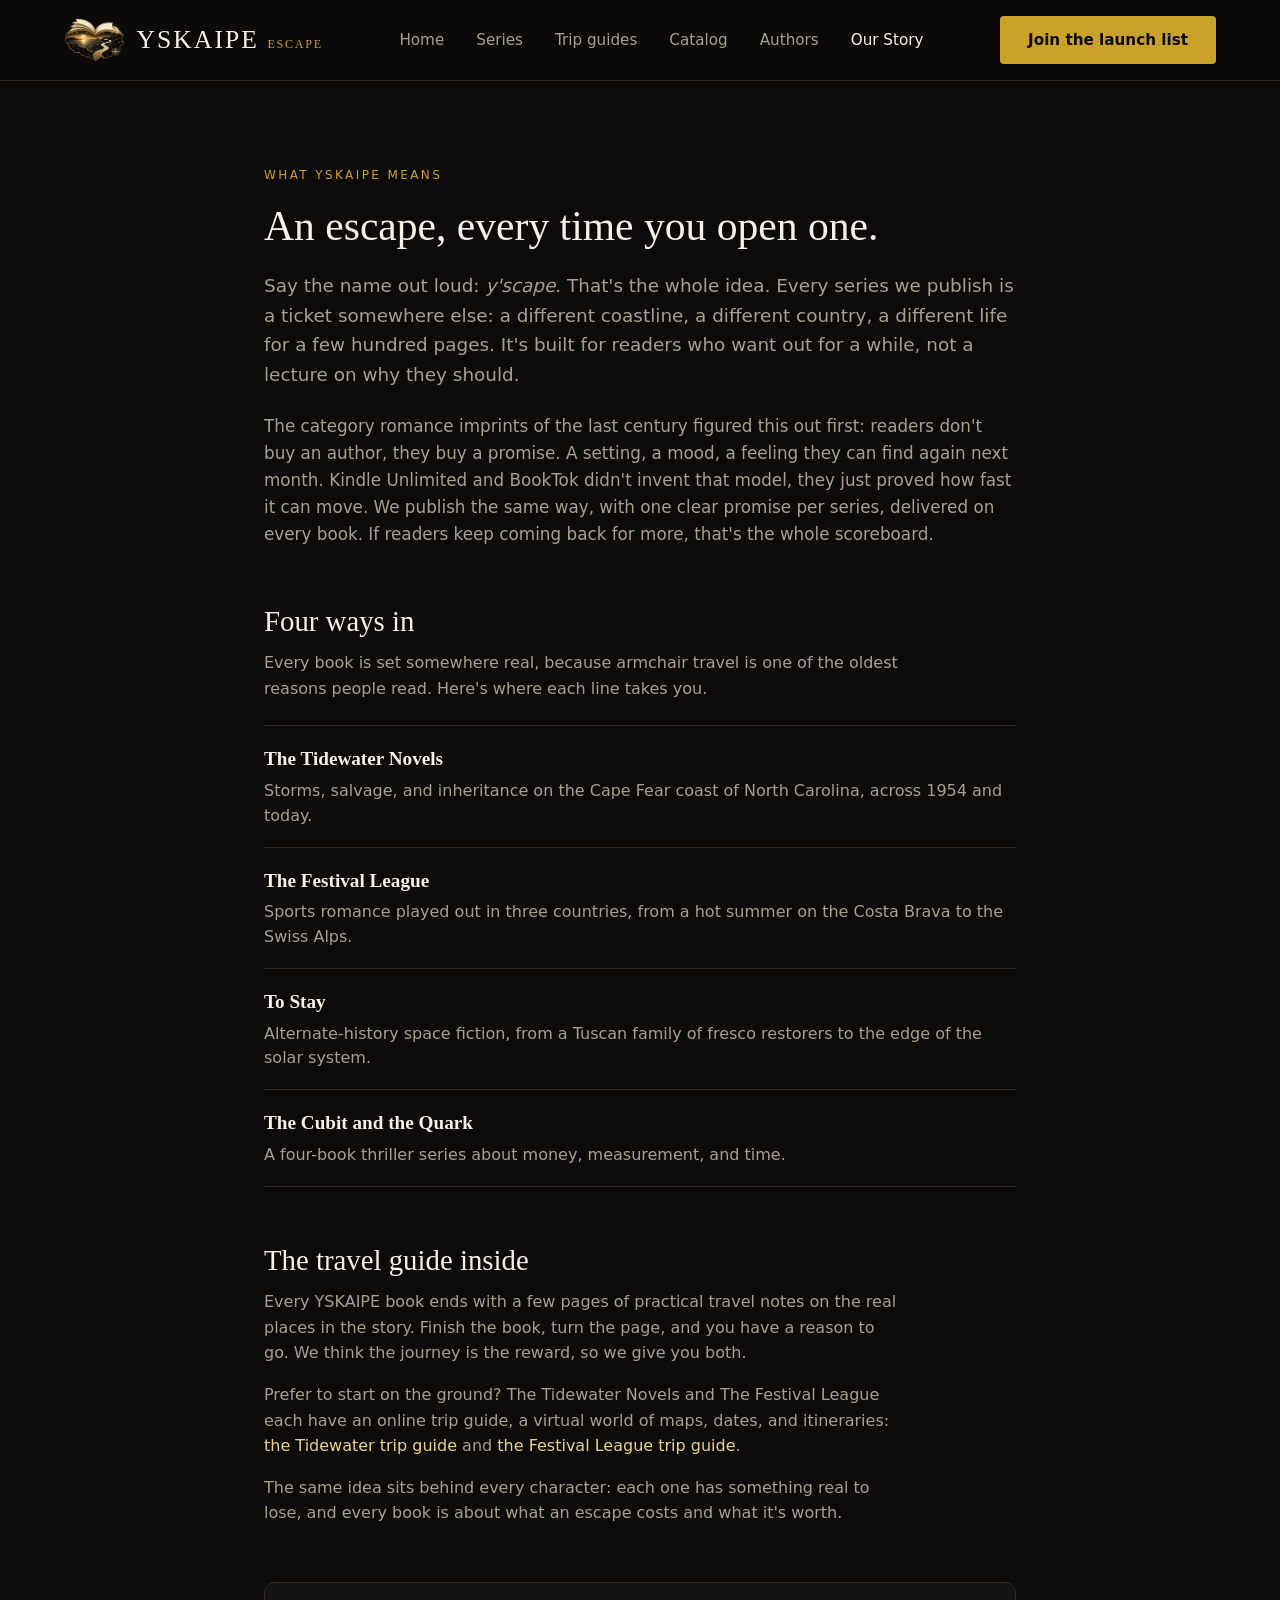
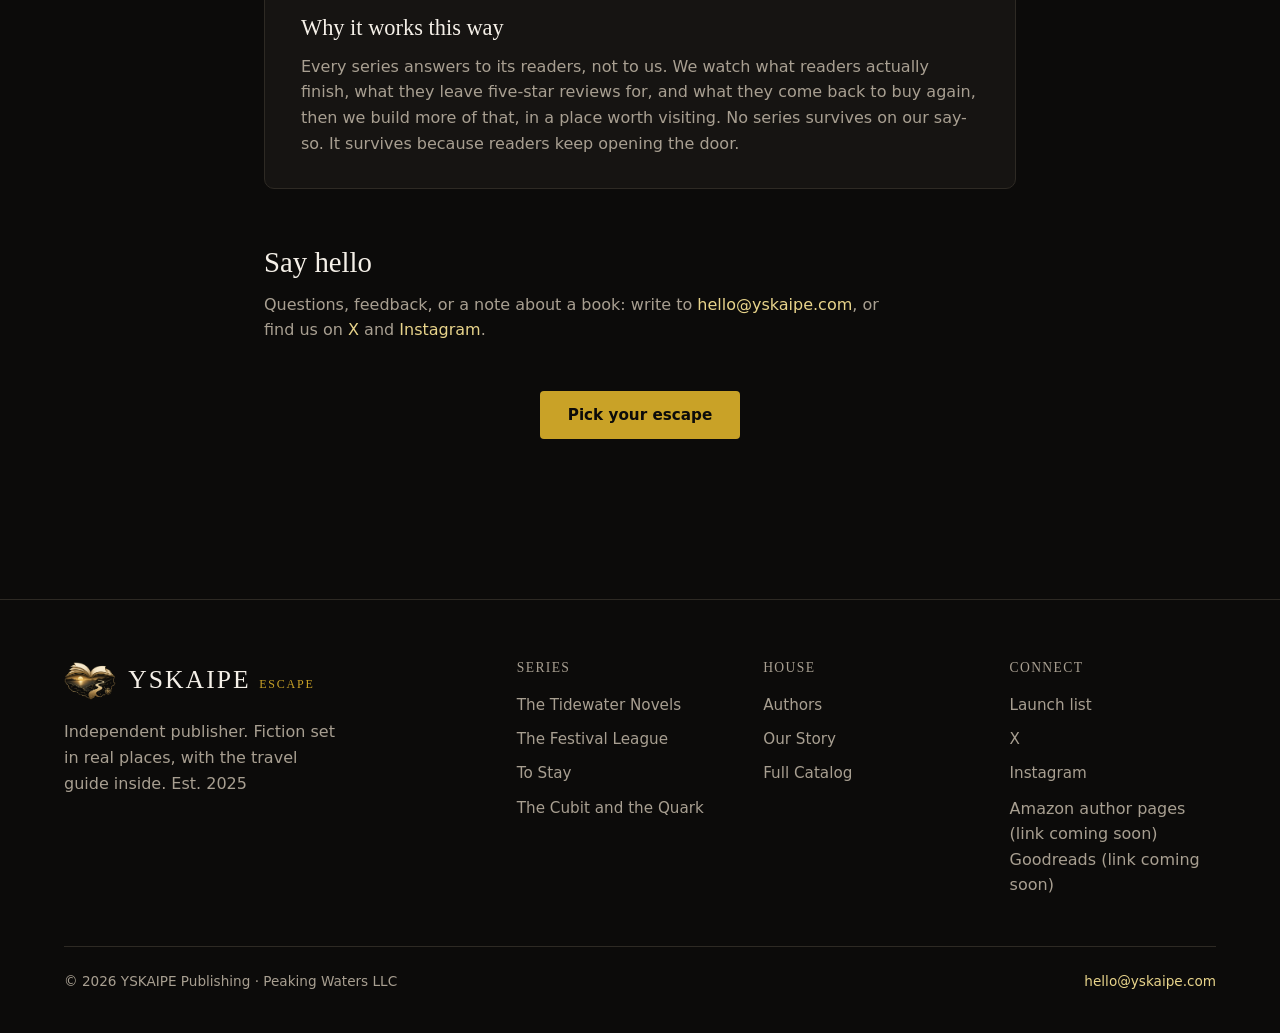
<file: about.html>
<!DOCTYPE html>
<html lang="en">
<head>
  <meta charset="UTF-8">
  <meta name="viewport" content="width=device-width, initial-scale=1.0">
  <title>Our Story: What YSKAIPE Means | YSKAIPE Publishing</title>
  <meta name="description" content="YSKAIPE means escape. We're an independent publisher of series set in real places, with a trip guide for every story.">
  <!-- SEO -->
  <link rel="canonical" href="https://www.yskaipe.com/about.html">
  <link rel="icon" href="/favicon.ico" sizes="48x48">
  <link rel="icon" type="image/png" href="/images/icon-192.png" sizes="192x192">
  <link rel="apple-touch-icon" href="/images/apple-touch-icon.png">
  <meta property="og:type" content="website">
  <meta property="og:site_name" content="YSKAIPE Publishing">
  <meta property="og:title" content="Our Story: What YSKAIPE Means | YSKAIPE Publishing">
  <meta property="og:description" content="YSKAIPE means escape. We're an independent publisher of series set in real places, with a trip guide for every story.">
  <meta property="og:url" content="https://www.yskaipe.com/about.html">
  <meta property="og:image" content="https://www.yskaipe.com/images/og-yskaipe.jpg">
  <meta property="og:image:width" content="1200">
  <meta property="og:image:height" content="630">
  <meta property="og:image:alt" content="YSKAIPE escape logo: a gold open book above a coastline and a winding road">
  <meta name="twitter:card" content="summary_large_image">
  <meta name="twitter:site" content="@yskaipe">
  <meta name="twitter:title" content="Our Story: What YSKAIPE Means | YSKAIPE Publishing">
  <meta name="twitter:description" content="YSKAIPE means escape. We're an independent publisher of series set in real places, with a trip guide for every story.">
  <meta name="twitter:image" content="https://www.yskaipe.com/images/og-yskaipe.jpg">
  <meta name="twitter:image:alt" content="YSKAIPE escape logo: a gold open book above a coastline and a winding road">
  <script type="application/ld+json">
{
  "@context": "https://schema.org",
  "@graph": [
    {
      "@type": "Organization",
      "@id": "https://www.yskaipe.com/#publisher",
      "name": "YSKAIPE Publishing",
      "url": "https://www.yskaipe.com/",
      "email": "hello@yskaipe.com",
      "logo": {
        "@type": "ImageObject",
        "url": "https://www.yskaipe.com/images/logo-512.png",
        "width": 512,
        "height": 512
      },
      "sameAs": [
        "https://x.com/yskaipe",
        "https://www.instagram.com/yskaipe"
      ],
      "parentOrganization": {
        "@type": "Organization",
        "name": "Peaking Waters LLC"
      }
    },
    {
      "@type": "WebSite",
      "@id": "https://www.yskaipe.com/#website",
      "url": "https://www.yskaipe.com/",
      "name": "YSKAIPE Publishing",
      "publisher": {
        "@id": "https://www.yskaipe.com/#publisher"
      }
    },
    {
      "@type": "AboutPage",
      "@id": "https://www.yskaipe.com/about.html#webpage",
      "url": "https://www.yskaipe.com/about.html",
      "name": "Our Story: What YSKAIPE Means | YSKAIPE Publishing",
      "description": "YSKAIPE means escape. We're an independent publisher of series set in real places, with a trip guide for every story.",
      "isPartOf": {
        "@id": "https://www.yskaipe.com/#website"
      },
      "breadcrumb": {
        "@id": "https://www.yskaipe.com/about.html#breadcrumb"
      },
      "inLanguage": "en",
      "dateModified": "2026-09-21",
      "mainEntity": {
        "@id": "https://www.yskaipe.com/#publisher"
      }
    },
    {
      "@type": "BreadcrumbList",
      "@id": "https://www.yskaipe.com/about.html#breadcrumb",
      "itemListElement": [
        {
          "@type": "ListItem",
          "position": 1,
          "name": "YSKAIPE Publishing",
          "item": "https://www.yskaipe.com/"
        },
        {
          "@type": "ListItem",
          "position": 2,
          "name": "Our Story",
          "item": "https://www.yskaipe.com/about.html"
        }
      ]
    }
  ]
}
  </script>
  <!-- /SEO -->
  <link rel="stylesheet" href="css/style.css">
  <style>
    /* Brand mark: cropped from images/yskaipe-goat.jpg, same as the homepage */
    .logo.yk-logo{display:inline-flex;align-items:center;gap:12px;}
    .yk-logo-mark{
      --h:44px;
      display:block;flex:none;height:var(--h);width:calc(var(--h) * 1.3757);
      background:url("images/yskaipe-goat.jpg") no-repeat;
      background-size:calc(var(--h) * 3.0899) auto;
      background-position:calc(var(--h) * -0.8439) calc(var(--h) * -0.2249);
      mix-blend-mode:lighten;
    }
    .footer-brand .yk-logo-mark{--h:38px;}
    .yk-logo-text{white-space:nowrap;}
    .footer-col .yk-soon{display:block;color:var(--text-muted, #9a9188);}

    .yk-ways{list-style:none;margin:0 0 8px;padding:0;border-top:1px solid var(--border, rgba(255,255,255,0.1));}
    .yk-ways li{padding:18px 0;border-bottom:1px solid var(--border, rgba(255,255,255,0.1));}
    .yk-ways a{color:inherit;text-decoration:none;}
    .yk-ways strong{font-family:var(--font-display, Georgia, serif);font-size:1.2rem;font-weight:600;}
    .yk-ways a:hover strong,.yk-ways a:focus-visible strong{color:var(--accent-soft, #c8a05a);}
    .yk-ways a:focus-visible{outline:2px solid var(--accent, #c8a05a);outline-offset:3px;}
    .yk-ways span{display:block;margin-top:4px;color:var(--text-muted, #9a9188);line-height:1.55;}
    .yk-mail,.yk-inline{color:var(--accent-soft, #c8a05a);}
  </style>
</head>
<body>
  <header class="site-header">
    <div class="container header-inner">
      <a href="index.html" class="logo yk-logo">
        <span class="yk-logo-mark" aria-hidden="true"></span>
        <div class="yk-logo-text">YSKAIPE <span>escape</span></div>
      </a>
      <nav class="nav">
        <a href="index.html">Home</a>
        <a href="series.html">Series</a>
        <a href="index.html#trip-guides">Trip guides</a>
        <a href="catalog.html">Catalog</a>
        <a href="authors.html">Authors</a>
        <a href="about.html" class="active">Our Story</a>
      </nav>
      <a href="index.html#launch-list" class="btn btn-primary">Join the launch list</a>
    </div>
  </header>

  <main>
  <section class="section">
    <div class="container" style="max-width: 800px;">
      <div class="hero-label">What YSKAIPE Means</div>
      <h1 style="font-size: 2.6rem; margin-bottom: 20px;">An escape, every time you open one.</h1>
      <p style="font-size: 1.15rem; color: var(--text-muted); margin-bottom: 24px;">
        Say the name out loud: <em>y'scape</em>. That's the whole idea. Every series we publish
        is a ticket somewhere else: a different coastline, a different country, a different
        life for a few hundred pages. It's built for readers who want out for a while, not a
        lecture on why they should.
      </p>
      <p style="font-size: 1.05rem; color: var(--text-muted); margin-bottom: 48px;">
        The category romance imprints of the last century figured this out first: readers don't
        buy an author, they buy a promise. A setting, a mood, a feeling they can find again next
        month. Kindle Unlimited and BookTok didn't invent that model, they just proved how fast
        it can move. We publish the same way, with one clear promise per series, delivered on
        every book. If readers keep coming back for more, that's the whole scoreboard.
      </p>

      <h2 style="font-size: 1.8rem; margin: 56px 0 12px;">Four ways in</h2>
      <p style="color: var(--text-muted); margin-bottom: 24px; max-width: 640px;">
        Every book is set somewhere real, because armchair travel is one of the oldest reasons
        people read. Here's where each line takes you.
      </p>

      <ul class="yk-ways">
        <li>
          <a href="series.html#tidewater">
            <strong>The Tidewater Novels</strong>
            <span>Storms, salvage, and inheritance on the Cape Fear coast of North Carolina, across 1954 and today.</span>
          </a>
        </li>
        <li>
          <a href="series.html#festival-league">
            <strong>The Festival League</strong>
            <span>Sports romance played out in three countries, from a hot summer on the Costa Brava to the Swiss Alps.</span>
          </a>
        </li>
        <li>
          <a href="series.html#to-stay">
            <strong>To Stay</strong>
            <span>Alternate-history space fiction, from a Tuscan family of fresco restorers to the edge of the solar system.</span>
          </a>
        </li>
        <li>
          <a href="series.html#cubit-and-quark">
            <strong>The Cubit and the Quark</strong>
            <span>A four-book thriller series about money, measurement, and time.</span>
          </a>
        </li>
      </ul>

      <h2 style="font-size: 1.8rem; margin: 56px 0 12px;">The travel guide inside</h2>
      <p style="color: var(--text-muted); margin-bottom: 16px; max-width: 640px;">
        Every YSKAIPE book ends with a few pages of practical travel notes on the real places in the
        story. Finish the book, turn the page, and you have a reason to go. We think the journey is
        the reward, so we give you both.
      </p>
      <p style="color: var(--text-muted); margin-bottom: 16px; max-width: 640px;">
        Prefer to start on the ground? The Tidewater Novels and The Festival League each have an
        online trip guide, a virtual world of maps, dates, and itineraries:
        <a class="yk-inline" href="series/tidewater.html">the Tidewater trip guide</a> and
        <a class="yk-inline" href="series/festival-league.html">the Festival League trip guide</a>.
      </p>
      <p style="color: var(--text-muted); margin-bottom: 0; max-width: 640px;">
        The same idea sits behind every character: each one has something real to lose, and every
        book is about what an escape costs and what it's worth.
      </p>

      <div style="margin-top: 56px; padding: 32px 36px; background: var(--bg-elevated); border-radius: 10px; border: 1px solid var(--border);">
        <h2 style="font-size: 1.4rem; margin-bottom: 12px;">Why it works this way</h2>
        <p style="color: var(--text-muted); margin: 0;">
          Every series answers to its readers, not to us. We watch what readers actually finish,
          what they leave five-star reviews for, and what they come back to buy again, then we
          build more of that, in a place worth visiting. No series survives on our say-so. It
          survives because readers keep opening the door.
        </p>
      </div>

      <h2 style="font-size: 1.8rem; margin: 56px 0 12px;">Say hello</h2>
      <p style="color: var(--text-muted); margin-bottom: 0; max-width: 640px;">
        Questions, feedback, or a note about a book: write to
        <a class="yk-mail" href="mailto:hello@yskaipe.com">hello@yskaipe.com</a>, or find us on
        <a class="yk-inline" href="https://x.com/yskaipe" target="_blank" rel="me noopener">X</a> and
        <a class="yk-inline" href="https://www.instagram.com/yskaipe" target="_blank" rel="me noopener">Instagram</a>.
      </p>

      <div style="margin-top: 48px; text-align: center;">
        <a href="series.html" class="btn btn-primary">Pick your escape</a>
      </div>
    </div>
  </section>
  </main>

  <footer class="site-footer">
    <div class="container">
      <div class="footer-grid">
        <div class="footer-brand">
          <div class="logo yk-logo">
            <span class="yk-logo-mark" aria-hidden="true"></span>
            <div class="yk-logo-text">YSKAIPE <span>escape</span></div>
          </div>
          <p>Independent publisher. Fiction set in real places, with the travel guide inside. Est. 2025</p>
        </div>
        <div class="footer-col">
          <h4>Series</h4>
          <a href="series/tidewater.html">The Tidewater Novels</a>
          <a href="series/festival-league.html">The Festival League</a>
          <a href="series.html#to-stay">To Stay</a>
          <a href="series.html#cubit-and-quark">The Cubit and the Quark</a>
        </div>
        <div class="footer-col">
          <h4>House</h4>
          <a href="authors.html">Authors</a>
          <a href="about.html">Our Story</a>
          <a href="catalog.html">Full Catalog</a>
        </div>
        <div class="footer-col">
          <h4>Connect</h4>
          <a href="index.html#launch-list">Launch list</a>
          <a href="https://x.com/yskaipe" target="_blank" rel="me noopener">X</a>
          <a href="https://www.instagram.com/yskaipe" target="_blank" rel="me noopener">Instagram</a>
          <!-- When live, replace each span with an <a href="..." target="_blank" rel="me noopener"> -->
          <span class="yk-soon">Amazon author pages (link coming soon)</span>
          <span class="yk-soon">Goodreads (link coming soon)</span>
        </div>
      </div>
      <div class="footer-bottom">
        <div>© 2026 YSKAIPE Publishing · Peaking Waters LLC</div>
        <div><a href="mailto:hello@yskaipe.com">hello@yskaipe.com</a></div>
      </div>
    </div>
  </footer>
</body>
</html>
</file>
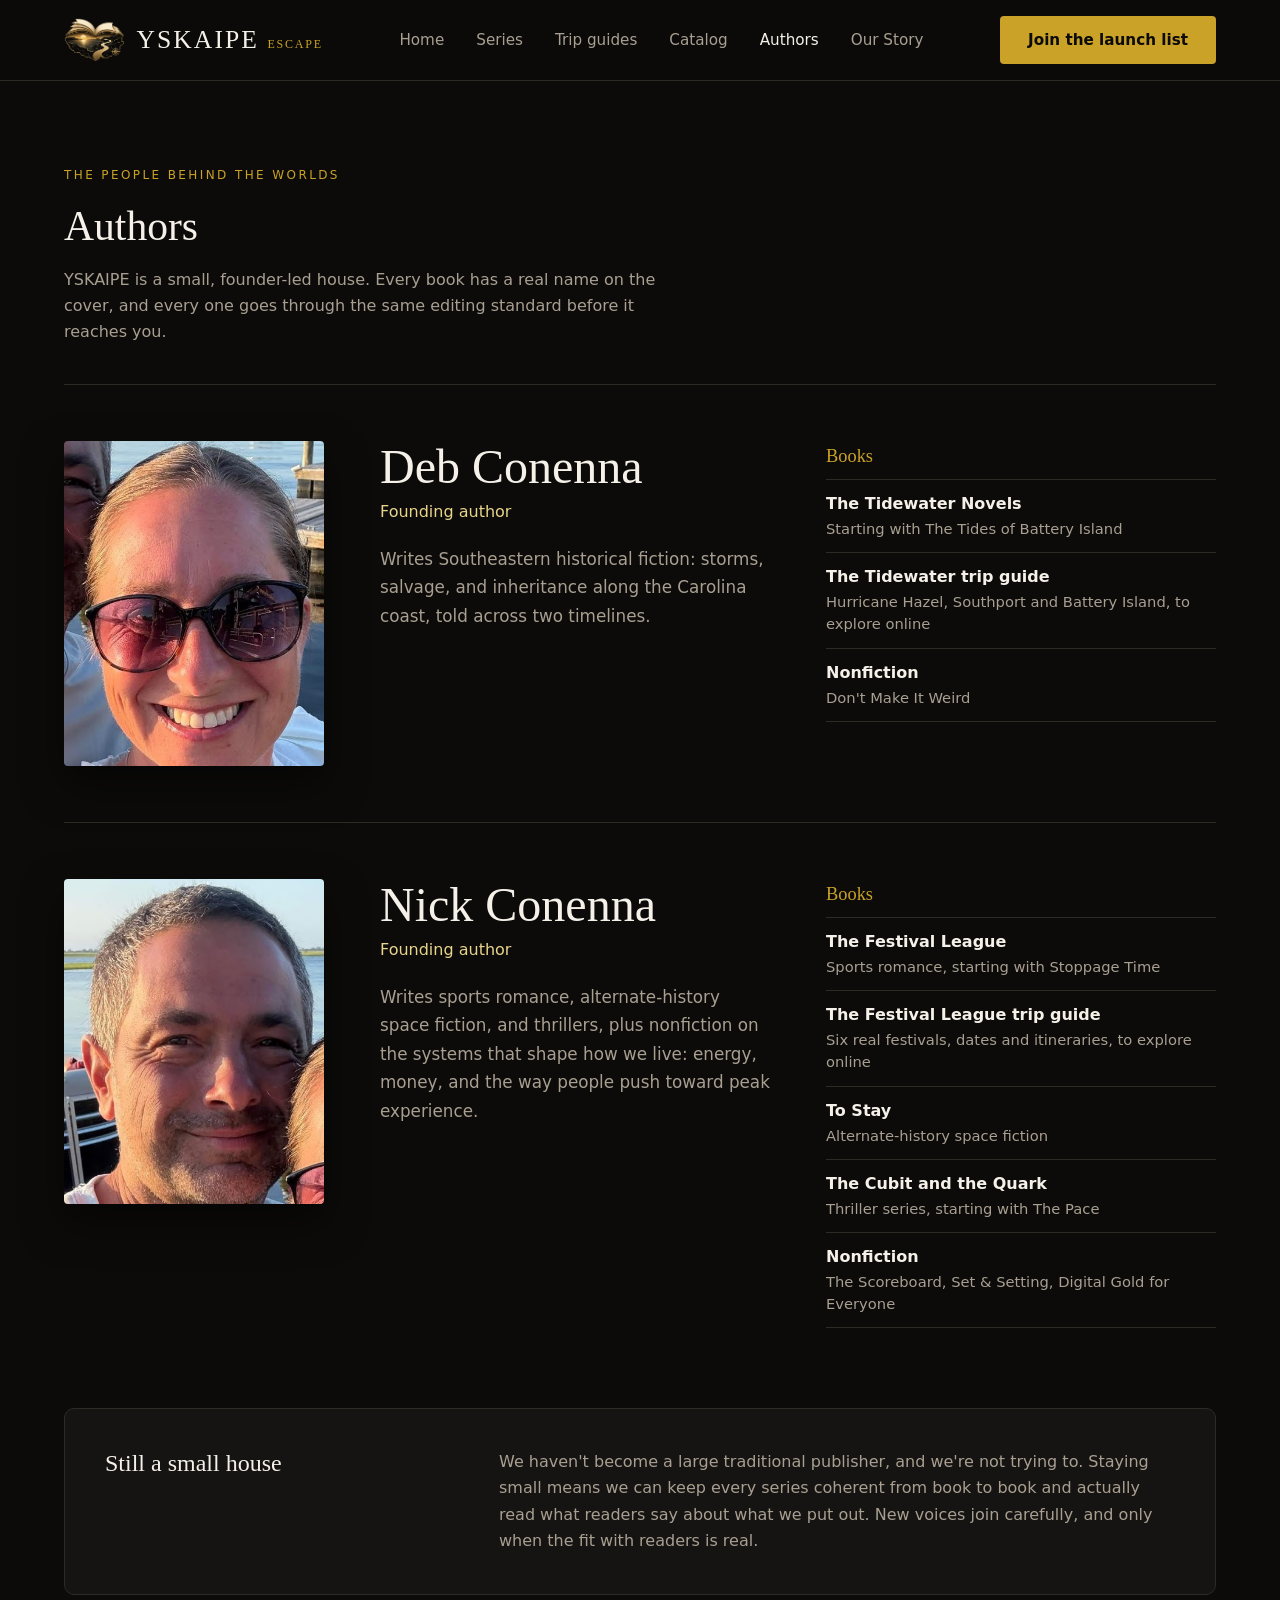
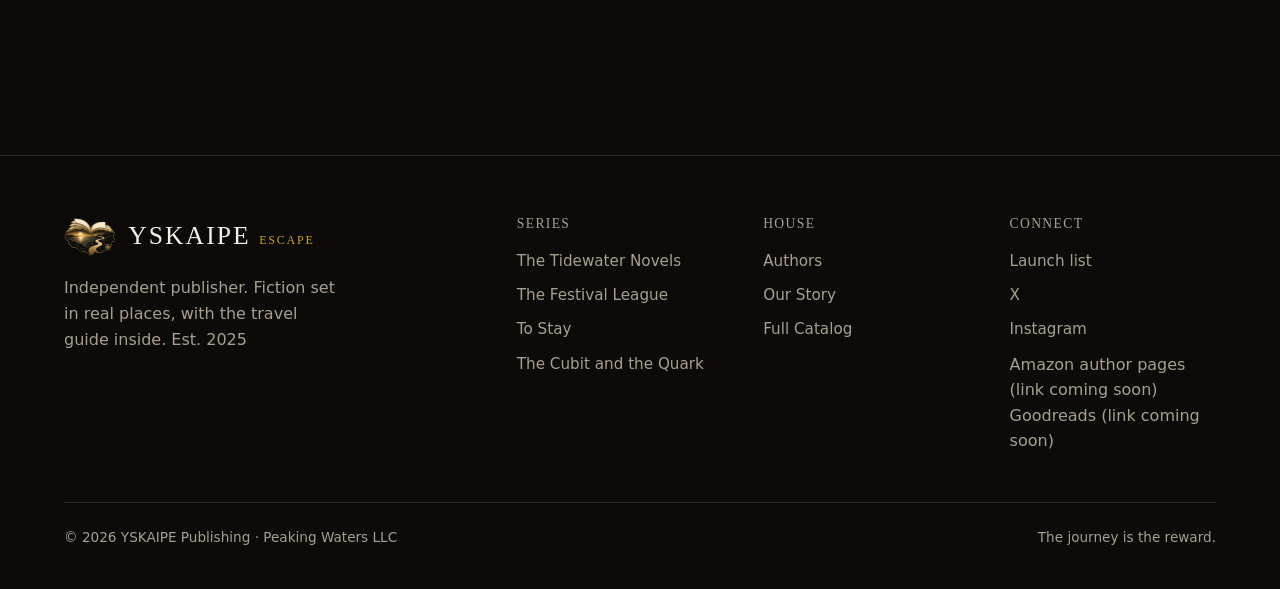
<file: authors.html>
<!DOCTYPE html>
<html lang="en">
<head>
  <meta charset="UTF-8">
  <meta name="viewport" content="width=device-width, initial-scale=1.0">
  <title>Authors: Deb Conenna and Nick Conenna | YSKAIPE</title>
  <meta name="description" content="Meet Deb Conenna, author of The Tidewater Novels, and Nick Conenna, author of The Festival League, To Stay, and The Cubit and the Quark.">
  <!-- SEO -->
  <link rel="canonical" href="https://www.yskaipe.com/authors.html">
  <link rel="icon" href="/favicon.ico" sizes="48x48">
  <link rel="icon" type="image/png" href="/images/icon-192.png" sizes="192x192">
  <link rel="apple-touch-icon" href="/images/apple-touch-icon.png">
  <meta property="og:type" content="website">
  <meta property="og:site_name" content="YSKAIPE Publishing">
  <meta property="og:title" content="Authors: Deb Conenna and Nick Conenna | YSKAIPE">
  <meta property="og:description" content="Meet Deb Conenna, author of The Tidewater Novels, and Nick Conenna, author of The Festival League, To Stay, and The Cubit and the Quark.">
  <meta property="og:url" content="https://www.yskaipe.com/authors.html">
  <meta property="og:image" content="https://www.yskaipe.com/images/og-yskaipe.jpg">
  <meta property="og:image:width" content="1200">
  <meta property="og:image:height" content="630">
  <meta property="og:image:alt" content="YSKAIPE escape logo: a gold open book above a coastline and a winding road">
  <meta name="twitter:card" content="summary_large_image">
  <meta name="twitter:site" content="@yskaipe">
  <meta name="twitter:title" content="Authors: Deb Conenna and Nick Conenna | YSKAIPE">
  <meta name="twitter:description" content="Meet Deb Conenna, author of The Tidewater Novels, and Nick Conenna, author of The Festival League, To Stay, and The Cubit and the Quark.">
  <meta name="twitter:image" content="https://www.yskaipe.com/images/og-yskaipe.jpg">
  <meta name="twitter:image:alt" content="YSKAIPE escape logo: a gold open book above a coastline and a winding road">
  <script type="application/ld+json">
{
  "@context": "https://schema.org",
  "@graph": [
    {
      "@type": "Organization",
      "@id": "https://www.yskaipe.com/#publisher",
      "name": "YSKAIPE Publishing",
      "url": "https://www.yskaipe.com/",
      "email": "hello@yskaipe.com",
      "logo": {
        "@type": "ImageObject",
        "url": "https://www.yskaipe.com/images/logo-512.png",
        "width": 512,
        "height": 512
      },
      "sameAs": [
        "https://x.com/yskaipe",
        "https://www.instagram.com/yskaipe"
      ],
      "parentOrganization": {
        "@type": "Organization",
        "name": "Peaking Waters LLC"
      }
    },
    {
      "@type": "WebSite",
      "@id": "https://www.yskaipe.com/#website",
      "url": "https://www.yskaipe.com/",
      "name": "YSKAIPE Publishing",
      "publisher": {
        "@id": "https://www.yskaipe.com/#publisher"
      }
    },
    {
      "@type": "WebPage",
      "@id": "https://www.yskaipe.com/authors.html#webpage",
      "url": "https://www.yskaipe.com/authors.html",
      "name": "Authors: Deb Conenna and Nick Conenna | YSKAIPE",
      "description": "Meet Deb Conenna, author of The Tidewater Novels, and Nick Conenna, author of The Festival League, To Stay, and The Cubit and the Quark.",
      "isPartOf": {
        "@id": "https://www.yskaipe.com/#website"
      },
      "breadcrumb": {
        "@id": "https://www.yskaipe.com/authors.html#breadcrumb"
      },
      "inLanguage": "en",
      "dateModified": "2026-09-21",
      "about": [
        {
          "@id": "https://www.yskaipe.com/authors.html#deb-conenna"
        },
        {
          "@id": "https://www.yskaipe.com/authors.html#nick-conenna"
        }
      ]
    },
    {
      "@type": "BreadcrumbList",
      "@id": "https://www.yskaipe.com/authors.html#breadcrumb",
      "itemListElement": [
        {
          "@type": "ListItem",
          "position": 1,
          "name": "YSKAIPE Publishing",
          "item": "https://www.yskaipe.com/"
        },
        {
          "@type": "ListItem",
          "position": 2,
          "name": "Authors",
          "item": "https://www.yskaipe.com/authors.html"
        }
      ]
    },
    {
      "@type": "Person",
      "@id": "https://www.yskaipe.com/authors.html#deb-conenna",
      "name": "Deb Conenna",
      "jobTitle": "Author",
      "url": "https://www.yskaipe.com/authors.html#deb-conenna",
      "image": "https://www.yskaipe.com/images/AuthorMugDeb.jpg",
      "description": "Writes Southeastern historical fiction: storms, salvage, and inheritance along the Carolina coast.",
      "worksFor": {
        "@id": "https://www.yskaipe.com/#publisher"
      }
    },
    {
      "@type": "Person",
      "@id": "https://www.yskaipe.com/authors.html#nick-conenna",
      "name": "Nick Conenna",
      "jobTitle": "Author",
      "url": "https://www.yskaipe.com/authors.html#nick-conenna",
      "image": "https://www.yskaipe.com/images/AuthorMugNick.jpg",
      "description": "Writes sports romance, alternate-history space fiction, and thrillers, plus nonfiction.",
      "worksFor": {
        "@id": "https://www.yskaipe.com/#publisher"
      }
    }
  ]
}
  </script>
  <!-- /SEO -->
  <link rel="stylesheet" href="css/style.css">
  <style>
    /* Brand mark: cropped from images/yskaipe-goat.jpg, same as the homepage */
    .logo.yk-logo{display:inline-flex;align-items:center;gap:12px;}
    .yk-logo-mark{
      --h:44px;
      display:block;flex:none;height:var(--h);width:calc(var(--h) * 1.3757);
      background:url("images/yskaipe-goat.jpg") no-repeat;
      background-size:calc(var(--h) * 3.0899) auto;
      background-position:calc(var(--h) * -0.8439) calc(var(--h) * -0.2249);
      mix-blend-mode:lighten;
    }
    .footer-brand .yk-logo-mark{--h:38px;}
    .yk-logo-text{white-space:nowrap;}
    .footer-col .yk-soon{display:block;color:var(--text-muted, #9a9188);}

    .yk-people-intro{max-width:60ch;margin:0 0 40px;color:var(--text-muted, #9a9188);line-height:1.6;}

    /* One full-width row per author: portrait | about | books */
    .yk-person{
      display:grid;
      grid-template-columns:260px minmax(0,1fr) minmax(0,1fr);
      gap:24px 56px;align-items:start;
      padding:56px 0;
      border-top:1px solid var(--border, rgba(255,255,255,0.1));
    }
    .yk-person-photo img{
      display:block;width:100%;height:auto;
      aspect-ratio:4 / 5;object-fit:cover;object-position:50% 20%;
      border-radius:4px;box-shadow:0 18px 40px rgba(0,0,0,0.5);
    }
    .yk-person h2{
      font-family:var(--font-display, Georgia, serif);
      font-size:clamp(2rem, 4vw, 3rem);line-height:1.08;margin:0 0 6px;
    }
    .yk-role{margin:0 0 20px;color:var(--accent-soft, #c8a05a);}
    .yk-bio{max-width:52ch;margin:0;line-height:1.7;color:var(--text-muted, #9a9188);font-size:1.05rem;}
    .yk-person:target h2{color:var(--accent-soft, #c8a05a);}

    .yk-books h3{
      font-family:var(--font-display, Georgia, serif);
      font-size:1.15rem;font-weight:500;color:var(--accent, #c8a05a);
      margin:4px 0 12px;
    }
    .yk-books ul{margin:0;padding:0;list-style:none;border-bottom:1px solid var(--border, rgba(255,255,255,0.1));}
    .yk-books li{padding:12px 0;border-top:1px solid var(--border, rgba(255,255,255,0.1));line-height:1.5;}
    .yk-books a{color:inherit;font-weight:600;text-decoration:none;}
    .yk-books a:hover,.yk-books a:focus-visible{color:var(--accent-soft, #c8a05a);}
    .yk-books span{display:block;font-size:0.92rem;color:var(--text-muted, #9a9188);margin-top:2px;}

    .yk-small{
      display:grid;grid-template-columns:minmax(0,1fr) minmax(0,2fr);gap:24px 56px;
      margin-top:24px;padding:40px;
      background:var(--bg-elevated, #1a1714);border:1px solid var(--border, rgba(255,255,255,0.1));border-radius:10px;
    }
    .yk-small h2{font-family:var(--font-display, Georgia, serif);font-size:1.5rem;margin:0;}
    .yk-small p{margin:0;max-width:66ch;line-height:1.65;color:var(--text-muted, #9a9188);}

    @media (max-width:1000px){
      .yk-person{grid-template-columns:220px minmax(0,1fr);}
      .yk-books{grid-column:1 / -1;}
    }
    @media (max-width:640px){
      .yk-person{grid-template-columns:1fr;padding:40px 0;}
      .yk-person-photo img{max-width:240px;}
      .yk-small{grid-template-columns:1fr;padding:28px;}
    }
  </style>
</head>
<body>
  <header class="site-header">
    <div class="container header-inner">
      <a href="index.html" class="logo yk-logo">
        <span class="yk-logo-mark" aria-hidden="true"></span>
        <div class="yk-logo-text">YSKAIPE <span>escape</span></div>
      </a>
      <nav class="nav">
        <a href="index.html">Home</a>
        <a href="series.html">Series</a>
        <a href="index.html#trip-guides">Trip guides</a>
        <a href="catalog.html">Catalog</a>
        <a href="authors.html" class="active">Authors</a>
        <a href="about.html">Our Story</a>
      </nav>
      <a href="index.html#launch-list" class="btn btn-primary">Join the launch list</a>
    </div>
  </header>

  <main>
  <section class="section">
    <div class="container">
      <div class="hero-label">The people behind the worlds</div>
      <h1 style="font-size: 2.6rem; margin-bottom: 16px;">Authors</h1>
      <p class="yk-people-intro">
        YSKAIPE is a small, founder-led house. Every book has a real name on the cover, and every
        one goes through the same editing standard before it reaches you.
      </p>

      <article class="yk-person" id="deb-conenna">
        <div class="yk-person-photo">
          <img src="images/AuthorMugDeb.jpg" alt="Portrait of Deb Conenna" decoding="async">
        </div>
        <div>
          <h2>Deb Conenna</h2>
          <p class="yk-role">Founding author</p>
          <p class="yk-bio">
            Writes Southeastern historical fiction: storms, salvage, and inheritance along the
            Carolina coast, told across two timelines.
          </p>
        </div>
        <div class="yk-books">
          <h3>Books</h3>
          <ul>
            <li><a href="series.html#tidewater">The Tidewater Novels</a><span>Starting with The Tides of Battery Island</span></li>
            <li><a href="series/tidewater.html">The Tidewater trip guide</a><span>Hurricane Hazel, Southport and Battery Island, to explore online</span></li>
            <li><a href="catalog.html">Nonfiction</a><span>Don't Make It Weird</span></li>
          </ul>
        </div>
      </article>

      <article class="yk-person" id="nick-conenna">
        <div class="yk-person-photo">
          <img src="images/AuthorMugNick.jpg" alt="Portrait of Nick Conenna" loading="lazy" decoding="async">
        </div>
        <div>
          <h2>Nick Conenna</h2>
          <p class="yk-role">Founding author</p>
          <p class="yk-bio">
            Writes sports romance, alternate-history space fiction, and thrillers, plus nonfiction on
            the systems that shape how we live: energy, money, and the way people push toward
            peak experience.
          </p>
        </div>
        <div class="yk-books">
          <h3>Books</h3>
          <ul>
            <li><a href="series.html#festival-league">The Festival League</a><span>Sports romance, starting with Stoppage Time</span></li>
            <li><a href="series/festival-league.html">The Festival League trip guide</a><span>Six real festivals, dates and itineraries, to explore online</span></li>
            <li><a href="series.html#to-stay">To Stay</a><span>Alternate-history space fiction</span></li>
            <li><a href="series.html#cubit-and-quark">The Cubit and the Quark</a><span>Thriller series, starting with The Pace</span></li>
            <li><a href="catalog.html">Nonfiction</a><span>The Scoreboard, Set &amp; Setting, Digital Gold for Everyone</span></li>
          </ul>
        </div>
      </article>

      <div class="yk-small">
        <h2>Still a small house</h2>
        <p>
          We haven't become a large traditional publisher, and we're not trying to. Staying
          small means we can keep every series coherent from book to book and actually read what
          readers say about what we put out. New voices join carefully, and only when the fit with
          readers is real.
        </p>
      </div>
    </div>
  </section>
  </main>

  <footer class="site-footer">
    <div class="container">
      <div class="footer-grid">
        <div class="footer-brand">
          <div class="logo yk-logo">
            <span class="yk-logo-mark" aria-hidden="true"></span>
            <div class="yk-logo-text">YSKAIPE <span>escape</span></div>
          </div>
          <p>Independent publisher. Fiction set in real places, with the travel guide inside. Est. 2025</p>
        </div>
        <div class="footer-col">
          <h4>Series</h4>
          <a href="series/tidewater.html">The Tidewater Novels</a>
          <a href="series/festival-league.html">The Festival League</a>
          <a href="series.html#to-stay">To Stay</a>
          <a href="series.html#cubit-and-quark">The Cubit and the Quark</a>
        </div>
        <div class="footer-col">
          <h4>House</h4>
          <a href="authors.html">Authors</a>
          <a href="about.html">Our Story</a>
          <a href="catalog.html">Full Catalog</a>
        </div>
        <div class="footer-col">
          <h4>Connect</h4>
          <a href="index.html#launch-list">Launch list</a>
          <a href="https://x.com/yskaipe" target="_blank" rel="me noopener">X</a>
          <a href="https://www.instagram.com/yskaipe" target="_blank" rel="me noopener">Instagram</a>
          <!-- When live, replace each span with an <a href="..." target="_blank" rel="me noopener"> -->
          <span class="yk-soon">Amazon author pages (link coming soon)</span>
          <span class="yk-soon">Goodreads (link coming soon)</span>
        </div>
      </div>
      <div class="footer-bottom">
        <div>© 2026 YSKAIPE Publishing · Peaking Waters LLC</div>
        <div>The journey is the reward.</div>
      </div>
    </div>
  </footer>
</body>
</html>
</file>
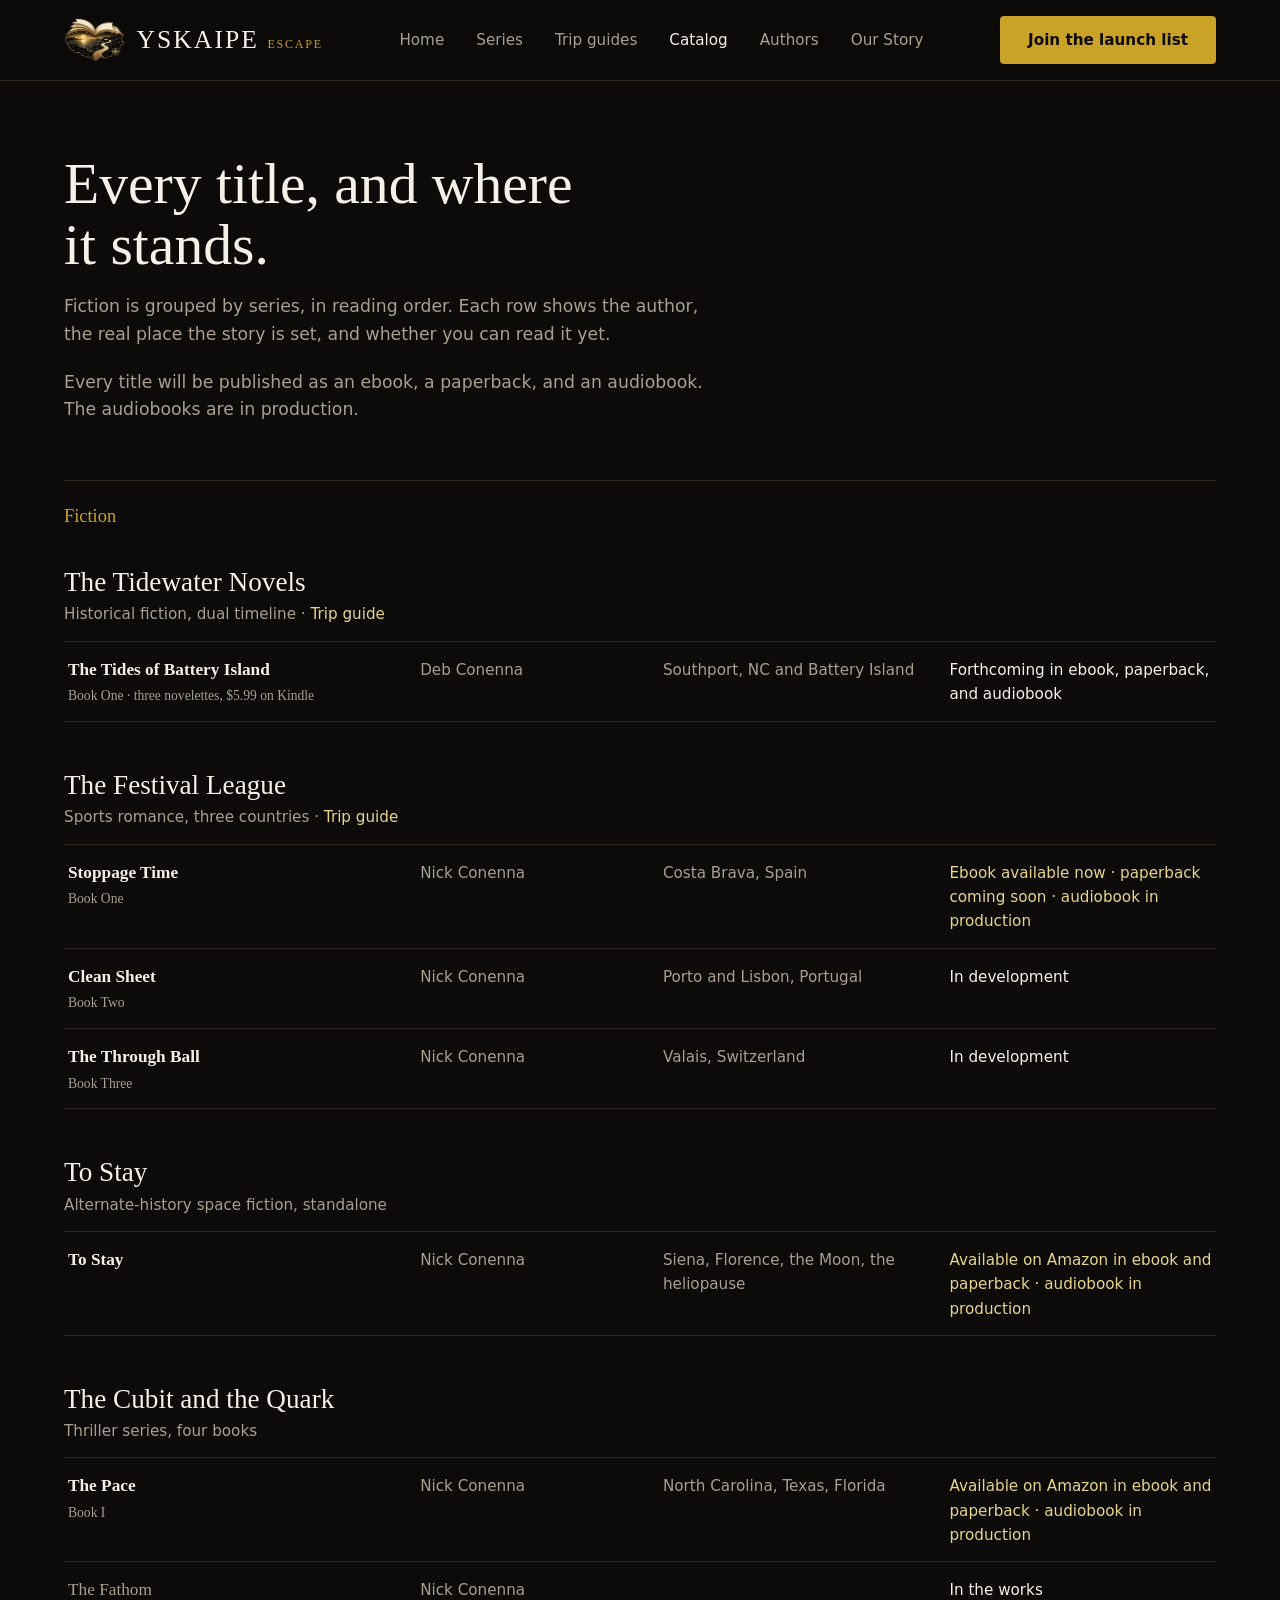
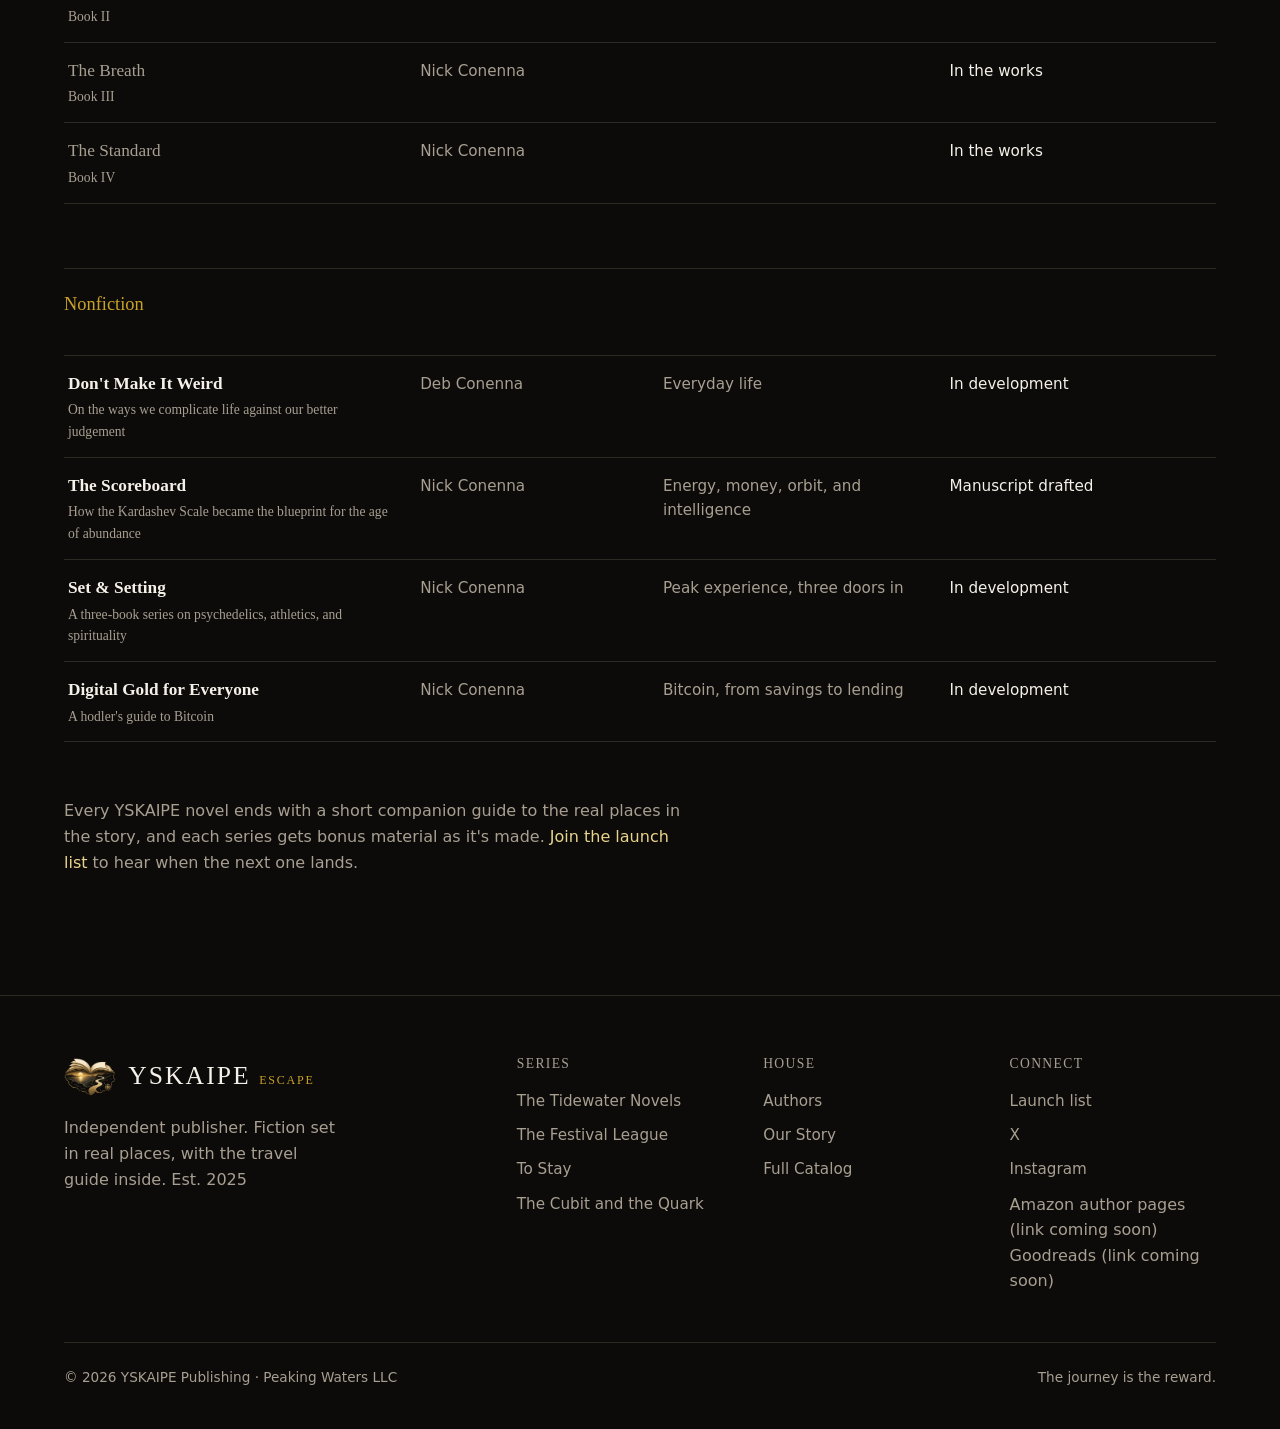
<file: catalog.html>
<!DOCTYPE html>
<html lang="en">
<head>
  <meta charset="UTF-8">
  <meta name="viewport" content="width=device-width, initial-scale=1.0">
  <title>Book Catalog: Fiction and Nonfiction | YSKAIPE</title>
  <meta name="description" content="Every YSKAIPE title in one list: author, setting, and status. Fiction grouped by series, plus nonfiction from Deb and Nick Conenna.">
  <!-- SEO -->
  <link rel="canonical" href="https://www.yskaipe.com/catalog.html">
  <link rel="icon" href="/favicon.ico" sizes="48x48">
  <link rel="icon" type="image/png" href="/images/icon-192.png" sizes="192x192">
  <link rel="apple-touch-icon" href="/images/apple-touch-icon.png">
  <meta property="og:type" content="website">
  <meta property="og:site_name" content="YSKAIPE Publishing">
  <meta property="og:title" content="Book Catalog: Fiction and Nonfiction | YSKAIPE">
  <meta property="og:description" content="Every YSKAIPE title in one list: author, setting, and status. Fiction grouped by series, plus nonfiction from Deb and Nick Conenna.">
  <meta property="og:url" content="https://www.yskaipe.com/catalog.html">
  <meta property="og:image" content="https://www.yskaipe.com/images/og-yskaipe.jpg">
  <meta property="og:image:width" content="1200">
  <meta property="og:image:height" content="630">
  <meta property="og:image:alt" content="YSKAIPE escape logo: a gold open book above a coastline and a winding road">
  <meta name="twitter:card" content="summary_large_image">
  <meta name="twitter:site" content="@yskaipe">
  <meta name="twitter:title" content="Book Catalog: Fiction and Nonfiction | YSKAIPE">
  <meta name="twitter:description" content="Every YSKAIPE title in one list: author, setting, and status. Fiction grouped by series, plus nonfiction from Deb and Nick Conenna.">
  <meta name="twitter:image" content="https://www.yskaipe.com/images/og-yskaipe.jpg">
  <meta name="twitter:image:alt" content="YSKAIPE escape logo: a gold open book above a coastline and a winding road">
  <script type="application/ld+json">
{
  "@context": "https://schema.org",
  "@graph": [
    {
      "@type": "Organization",
      "@id": "https://www.yskaipe.com/#publisher",
      "name": "YSKAIPE Publishing",
      "url": "https://www.yskaipe.com/",
      "email": "hello@yskaipe.com",
      "logo": {
        "@type": "ImageObject",
        "url": "https://www.yskaipe.com/images/logo-512.png",
        "width": 512,
        "height": 512
      },
      "sameAs": [
        "https://x.com/yskaipe",
        "https://www.instagram.com/yskaipe"
      ],
      "parentOrganization": {
        "@type": "Organization",
        "name": "Peaking Waters LLC"
      }
    },
    {
      "@type": "WebSite",
      "@id": "https://www.yskaipe.com/#website",
      "url": "https://www.yskaipe.com/",
      "name": "YSKAIPE Publishing",
      "publisher": {
        "@id": "https://www.yskaipe.com/#publisher"
      }
    },
    {
      "@type": "CollectionPage",
      "@id": "https://www.yskaipe.com/catalog.html#webpage",
      "url": "https://www.yskaipe.com/catalog.html",
      "name": "Book Catalog: Fiction and Nonfiction | YSKAIPE",
      "description": "Every YSKAIPE title in one list: author, setting, and status. Fiction grouped by series, plus nonfiction from Deb and Nick Conenna.",
      "isPartOf": {
        "@id": "https://www.yskaipe.com/#website"
      },
      "breadcrumb": {
        "@id": "https://www.yskaipe.com/catalog.html#breadcrumb"
      },
      "inLanguage": "en",
      "dateModified": "2026-09-21",
      "mainEntity": {
        "@type": "ItemList",
        "itemListElement": [
          {
            "@type": "ListItem",
            "position": 1,
            "item": {
              "@type": "Book",
              "name": "The Tides of Battery Island",
              "author": {
                "@type": "Person",
                "name": "Deb Conenna",
                "url": "https://www.yskaipe.com/authors.html#deb-conenna"
              },
              "url": "https://www.yskaipe.com/series.html#tidewater",
              "publisher": {
                "@id": "https://www.yskaipe.com/#publisher"
              },
              "genre": "Historical fiction"
            }
          },
          {
            "@type": "ListItem",
            "position": 2,
            "item": {
              "@type": "Book",
              "name": "Stoppage Time",
              "author": {
                "@type": "Person",
                "name": "Nick Conenna",
                "url": "https://www.yskaipe.com/authors.html#nick-conenna"
              },
              "url": "https://www.yskaipe.com/series.html#festival-league",
              "publisher": {
                "@id": "https://www.yskaipe.com/#publisher"
              },
              "genre": "Sports romance",
              "workExample": {
                "@type": "Book",
                "bookFormat": "https://schema.org/EBook",
                "url": "https://www.amazon.com/dp/B0GX3B5SYV"
              }
            }
          },
          {
            "@type": "ListItem",
            "position": 3,
            "item": {
              "@type": "Book",
              "name": "Clean Sheet",
              "author": {
                "@type": "Person",
                "name": "Nick Conenna",
                "url": "https://www.yskaipe.com/authors.html#nick-conenna"
              },
              "url": "https://www.yskaipe.com/series.html#festival-league",
              "publisher": {
                "@id": "https://www.yskaipe.com/#publisher"
              },
              "genre": "Sports romance"
            }
          },
          {
            "@type": "ListItem",
            "position": 4,
            "item": {
              "@type": "Book",
              "name": "The Through Ball",
              "author": {
                "@type": "Person",
                "name": "Nick Conenna",
                "url": "https://www.yskaipe.com/authors.html#nick-conenna"
              },
              "url": "https://www.yskaipe.com/series.html#festival-league",
              "publisher": {
                "@id": "https://www.yskaipe.com/#publisher"
              },
              "genre": "Sports romance"
            }
          },
          {
            "@type": "ListItem",
            "position": 5,
            "item": {
              "@type": "Book",
              "name": "To Stay",
              "author": {
                "@type": "Person",
                "name": "Nick Conenna",
                "url": "https://www.yskaipe.com/authors.html#nick-conenna"
              },
              "url": "https://www.yskaipe.com/series.html#to-stay",
              "publisher": {
                "@id": "https://www.yskaipe.com/#publisher"
              },
              "genre": "Alternate-history science fiction",
              "workExample": {
                "@type": "Book",
                "bookFormat": "https://schema.org/EBook",
                "url": "https://www.amazon.com/dp/B0HHPYR2WM"
              }
            }
          },
          {
            "@type": "ListItem",
            "position": 6,
            "item": {
              "@type": "Book",
              "name": "The Pace",
              "author": {
                "@type": "Person",
                "name": "Nick Conenna",
                "url": "https://www.yskaipe.com/authors.html#nick-conenna"
              },
              "url": "https://www.yskaipe.com/series.html#cubit-and-quark",
              "publisher": {
                "@id": "https://www.yskaipe.com/#publisher"
              },
              "genre": "Thriller",
              "workExample": {
                "@type": "Book",
                "bookFormat": "https://schema.org/EBook",
                "url": "https://www.amazon.com/dp/B0HHGJ5B59"
              }
            }
          },
          {
            "@type": "ListItem",
            "position": 7,
            "item": {
              "@type": "Book",
              "name": "Don't Make It Weird",
              "author": {
                "@type": "Person",
                "name": "Deb Conenna",
                "url": "https://www.yskaipe.com/authors.html#deb-conenna"
              },
              "url": "https://www.yskaipe.com/catalog.html",
              "publisher": {
                "@id": "https://www.yskaipe.com/#publisher"
              },
              "genre": "Nonfiction"
            }
          },
          {
            "@type": "ListItem",
            "position": 8,
            "item": {
              "@type": "Book",
              "name": "The Scoreboard",
              "author": {
                "@type": "Person",
                "name": "Nick Conenna",
                "url": "https://www.yskaipe.com/authors.html#nick-conenna"
              },
              "url": "https://www.yskaipe.com/catalog.html",
              "publisher": {
                "@id": "https://www.yskaipe.com/#publisher"
              },
              "genre": "Nonfiction"
            }
          },
          {
            "@type": "ListItem",
            "position": 9,
            "item": {
              "@type": "Book",
              "name": "Set & Setting",
              "author": {
                "@type": "Person",
                "name": "Nick Conenna",
                "url": "https://www.yskaipe.com/authors.html#nick-conenna"
              },
              "url": "https://www.yskaipe.com/catalog.html",
              "publisher": {
                "@id": "https://www.yskaipe.com/#publisher"
              },
              "genre": "Nonfiction"
            }
          },
          {
            "@type": "ListItem",
            "position": 10,
            "item": {
              "@type": "Book",
              "name": "Digital Gold for Everyone",
              "author": {
                "@type": "Person",
                "name": "Nick Conenna",
                "url": "https://www.yskaipe.com/authors.html#nick-conenna"
              },
              "url": "https://www.yskaipe.com/catalog.html",
              "publisher": {
                "@id": "https://www.yskaipe.com/#publisher"
              },
              "genre": "Nonfiction"
            }
          }
        ]
      }
    },
    {
      "@type": "BreadcrumbList",
      "@id": "https://www.yskaipe.com/catalog.html#breadcrumb",
      "itemListElement": [
        {
          "@type": "ListItem",
          "position": 1,
          "name": "YSKAIPE Publishing",
          "item": "https://www.yskaipe.com/"
        },
        {
          "@type": "ListItem",
          "position": 2,
          "name": "Catalog",
          "item": "https://www.yskaipe.com/catalog.html"
        }
      ]
    }
  ]
}
  </script>
  <!-- /SEO -->
  <link rel="stylesheet" href="css/style.css">

  <!-- Confirm each Status cell whenever a title changes; keep it in step with index.html and series.html. -->
  <style>
    /* Brand mark: cropped from images/yskaipe-goat.jpg, same as the homepage */
    .logo.yk-logo{display:inline-flex;align-items:center;gap:12px;}
    .yk-logo-mark{
      --h:44px;
      display:block;flex:none;height:var(--h);width:calc(var(--h) * 1.3757);
      background:url("images/yskaipe-goat.jpg") no-repeat;
      background-size:calc(var(--h) * 3.0899) auto;
      background-position:calc(var(--h) * -0.8439) calc(var(--h) * -0.2249);
      mix-blend-mode:lighten;
    }
    .footer-brand .yk-logo-mark{--h:38px;}
    .yk-logo-text{white-space:nowrap;}
    .footer-col .yk-soon{display:block;color:var(--text-muted, #9a9188);}

    .yk-page{padding:72px 0 40px;}
    .yk-page h1{
      font-family:var(--font-display, Georgia, serif);
      font-size:clamp(2.2rem, 5vw, 3.6rem);line-height:1.06;margin:0 0 18px;max-width:18ch;
    }
    .yk-lead{max-width:60ch;margin:0 0 20px;font-size:1.08rem;line-height:1.6;color:var(--text-muted, #9a9188);}

    .yk-group{padding:40px 0 8px;}
    .yk-group h2{
      font-family:var(--font-display, Georgia, serif);font-size:1.7rem;line-height:1.15;margin:0 0 4px;
    }
    .yk-group h2 a{color:inherit;text-decoration:none;}
    .yk-group h2 a:hover,.yk-group h2 a:focus-visible{color:var(--accent-soft, #c8a05a);}
    .yk-group-note{margin:0 0 14px;color:var(--text-muted, #9a9188);font-size:0.95rem;}
    .yk-group-note a{color:var(--accent-soft, #c8a05a);}
    .yk-section-title{
      font-family:var(--font-display, Georgia, serif);font-size:1.15rem;font-weight:500;
      color:var(--accent, #c8a05a);margin:56px 0 0;padding-top:24px;
      border-top:1px solid var(--border, rgba(255,255,255,0.14));
    }

    .yk-cat{list-style:none;margin:0;padding:0;border-top:1px solid var(--border, rgba(255,255,255,0.1));}
    .yk-cat li{
      display:grid;grid-template-columns:minmax(0,1.5fr) minmax(0,1fr) minmax(0,1.2fr) minmax(0,1.2fr);
      gap:8px 24px;align-items:baseline;padding:14px 4px;
      border-bottom:1px solid var(--border, rgba(255,255,255,0.1));font-size:0.95rem;
    }
    .yk-cat .t{font-family:var(--font-display, Georgia, serif);font-size:1.08rem;font-weight:600;}
    .yk-cat .t small{display:block;font-family:inherit;font-size:0.85rem;font-weight:400;color:var(--text-muted, #9a9188);margin-top:2px;}
    .yk-cat .a,.yk-cat .w{color:var(--text-muted, #9a9188);}
    .yk-cat .s{color:var(--text, #ece6dc);}
    .yk-cat .s.live{color:var(--accent-soft, #c8a05a);}
    .yk-cat .s a{color:inherit;}
    .yk-cat li.later .t{font-weight:500;color:var(--text-muted, #9a9188);}

    .yk-foot{margin:48px 0 0;color:var(--text-muted, #9a9188);max-width:62ch;line-height:1.6;}
    .yk-foot a{color:var(--accent-soft, #c8a05a);}

    @media (max-width:820px){
      .yk-page{padding:48px 0 28px;}
      .yk-cat li{grid-template-columns:1fr;gap:2px;padding:16px 4px;}
    }
  </style>
</head>
<body>
  <header class="site-header">
    <div class="container header-inner">
      <a href="index.html" class="logo yk-logo">
        <span class="yk-logo-mark" aria-hidden="true"></span>
        <div class="yk-logo-text">YSKAIPE <span>escape</span></div>
      </a>
      <nav class="nav">
        <a href="index.html">Home</a>
        <a href="series.html">Series</a>
        <a href="index.html#trip-guides">Trip guides</a>
        <a href="catalog.html" class="active">Catalog</a>
        <a href="authors.html">Authors</a>
        <a href="about.html">Our Story</a>
      </nav>
      <a href="index.html#launch-list" class="btn btn-primary">Join the launch list</a>
    </div>
  </header>

  <main>
    <section class="yk-page">
      <div class="container">
        <h1>Every title, and where it stands.</h1>
        <p class="yk-lead">
          Fiction is grouped by series, in reading order. Each row shows the author, the real place the
          story is set, and whether you can read it yet.
        </p>
        <p class="yk-lead">
          Every title will be published as an ebook, a paperback, and an audiobook. The audiobooks are in
          production.
        </p>

        <h2 class="yk-section-title">Fiction</h2>

        <div class="yk-group">
          <h2><a href="series.html#tidewater">The Tidewater Novels</a></h2>
          <p class="yk-group-note">Historical fiction, dual timeline · <a href="series/tidewater.html">Trip guide</a></p>
          <ul class="yk-cat">
            <li>
              <span class="t">The Tides of Battery Island<small>Book One · three novelettes, $5.99 on Kindle</small></span>
              <span class="a">Deb Conenna</span>
              <span class="w">Southport, NC and Battery Island</span>
              <span class="s">Forthcoming in ebook, paperback, and audiobook</span>
            </li>
          </ul>
        </div>

        <div class="yk-group">
          <h2><a href="series.html#festival-league">The Festival League</a></h2>
          <p class="yk-group-note">Sports romance, three countries · <a href="series/festival-league.html">Trip guide</a></p>
          <ul class="yk-cat">
            <li>
              <span class="t">Stoppage Time<small>Book One</small></span>
              <span class="a">Nick Conenna</span>
              <span class="w">Costa Brava, Spain</span>
              <span class="s live"><a href="https://www.amazon.com/dp/B0GX3B5SYV" target="_blank" rel="noopener">Ebook available now</a> · paperback coming soon · audiobook in production</span>
            </li>
            <li>
              <span class="t">Clean Sheet<small>Book Two</small></span>
              <span class="a">Nick Conenna</span>
              <span class="w">Porto and Lisbon, Portugal</span>
              <span class="s">In development</span>
            </li>
            <li>
              <span class="t">The Through Ball<small>Book Three</small></span>
              <span class="a">Nick Conenna</span>
              <span class="w">Valais, Switzerland</span>
              <span class="s">In development</span>
            </li>
          </ul>
        </div>

        <div class="yk-group">
          <h2><a href="series.html#to-stay">To Stay</a></h2>
          <p class="yk-group-note">Alternate-history space fiction, standalone</p>
          <ul class="yk-cat">
            <li>
              <span class="t">To Stay</span>
              <span class="a">Nick Conenna</span>
              <span class="w">Siena, Florence, the Moon, the heliopause</span>
              <span class="s live"><a href="https://www.amazon.com/dp/B0HHPYR2WM" target="_blank" rel="noopener">Available on Amazon</a> in ebook and paperback · audiobook in production</span>
            </li>
          </ul>
        </div>

        <div class="yk-group">
          <h2><a href="series.html#cubit-and-quark">The Cubit and the Quark</a></h2>
          <p class="yk-group-note">Thriller series, four books</p>
          <ul class="yk-cat">
            <li>
              <span class="t">The Pace<small>Book I</small></span>
              <span class="a">Nick Conenna</span>
              <span class="w">North Carolina, Texas, Florida</span>
              <span class="s live"><a href="https://www.amazon.com/dp/B0HHGJ5B59" target="_blank" rel="noopener">Available on Amazon</a> in ebook and paperback · audiobook in production</span>
            </li>
            <li class="later">
              <span class="t">The Fathom<small>Book II</small></span>
              <span class="a">Nick Conenna</span>
              <span class="w"></span>
              <span class="s">In the works</span>
            </li>
            <li class="later">
              <span class="t">The Breath<small>Book III</small></span>
              <span class="a">Nick Conenna</span>
              <span class="w"></span>
              <span class="s">In the works</span>
            </li>
            <li class="later">
              <span class="t">The Standard<small>Book IV</small></span>
              <span class="a">Nick Conenna</span>
              <span class="w"></span>
              <span class="s">In the works</span>
            </li>
          </ul>
        </div>

        <h2 class="yk-section-title">Nonfiction</h2>

        <div class="yk-group">
          <ul class="yk-cat">
            <li>
              <span class="t">Don't Make It Weird<small>On the ways we complicate life against our better judgement</small></span>
              <span class="a">Deb Conenna</span>
              <span class="w">Everyday life</span>
              <span class="s">In development</span>
            </li>
            <li>
              <span class="t">The Scoreboard<small>How the Kardashev Scale became the blueprint for the age of abundance</small></span>
              <span class="a">Nick Conenna</span>
              <span class="w">Energy, money, orbit, and intelligence</span>
              <span class="s">Manuscript drafted</span>
            </li>
            <li>
              <span class="t">Set &amp; Setting<small>A three-book series on psychedelics, athletics, and spirituality</small></span>
              <span class="a">Nick Conenna</span>
              <span class="w">Peak experience, three doors in</span>
              <span class="s">In development</span>
            </li>
            <li>
              <span class="t">Digital Gold for Everyone<small>A hodler's guide to Bitcoin</small></span>
              <span class="a">Nick Conenna</span>
              <span class="w">Bitcoin, from savings to lending</span>
              <span class="s">In development</span>
            </li>
          </ul>
        </div>

        <p class="yk-foot">
          Every YSKAIPE novel ends with a short companion guide to the real places in the story, and each
          series gets bonus material as it's made.
          <a href="index.html#launch-list">Join the launch list</a> to hear when the next one lands.
        </p>
      </div>
    </section>
  </main>

  <footer class="site-footer">
    <div class="container">
      <div class="footer-grid">
        <div class="footer-brand">
          <div class="logo yk-logo">
            <span class="yk-logo-mark" aria-hidden="true"></span>
            <div class="yk-logo-text">YSKAIPE <span>escape</span></div>
          </div>
          <p>Independent publisher. Fiction set in real places, with the travel guide inside. Est. 2025</p>
        </div>
        <div class="footer-col">
          <h4>Series</h4>
          <a href="series/tidewater.html">The Tidewater Novels</a>
          <a href="series/festival-league.html">The Festival League</a>
          <a href="series.html#to-stay">To Stay</a>
          <a href="series.html#cubit-and-quark">The Cubit and the Quark</a>
        </div>
        <div class="footer-col">
          <h4>House</h4>
          <a href="authors.html">Authors</a>
          <a href="about.html">Our Story</a>
          <a href="catalog.html">Full Catalog</a>
        </div>
        <div class="footer-col">
          <h4>Connect</h4>
          <a href="index.html#launch-list">Launch list</a>
          <a href="https://x.com/yskaipe" target="_blank" rel="me noopener">X</a>
          <a href="https://www.instagram.com/yskaipe" target="_blank" rel="me noopener">Instagram</a>
          <!-- When live, replace each span with an <a href="..." target="_blank" rel="me noopener"> -->
          <span class="yk-soon">Amazon author pages (link coming soon)</span>
          <span class="yk-soon">Goodreads (link coming soon)</span>
        </div>
      </div>
      <div class="footer-bottom">
        <div>© 2026 YSKAIPE Publishing · Peaking Waters LLC</div>
        <div>The journey is the reward.</div>
      </div>
    </div>
  </footer>
</body>
</html>
</file>
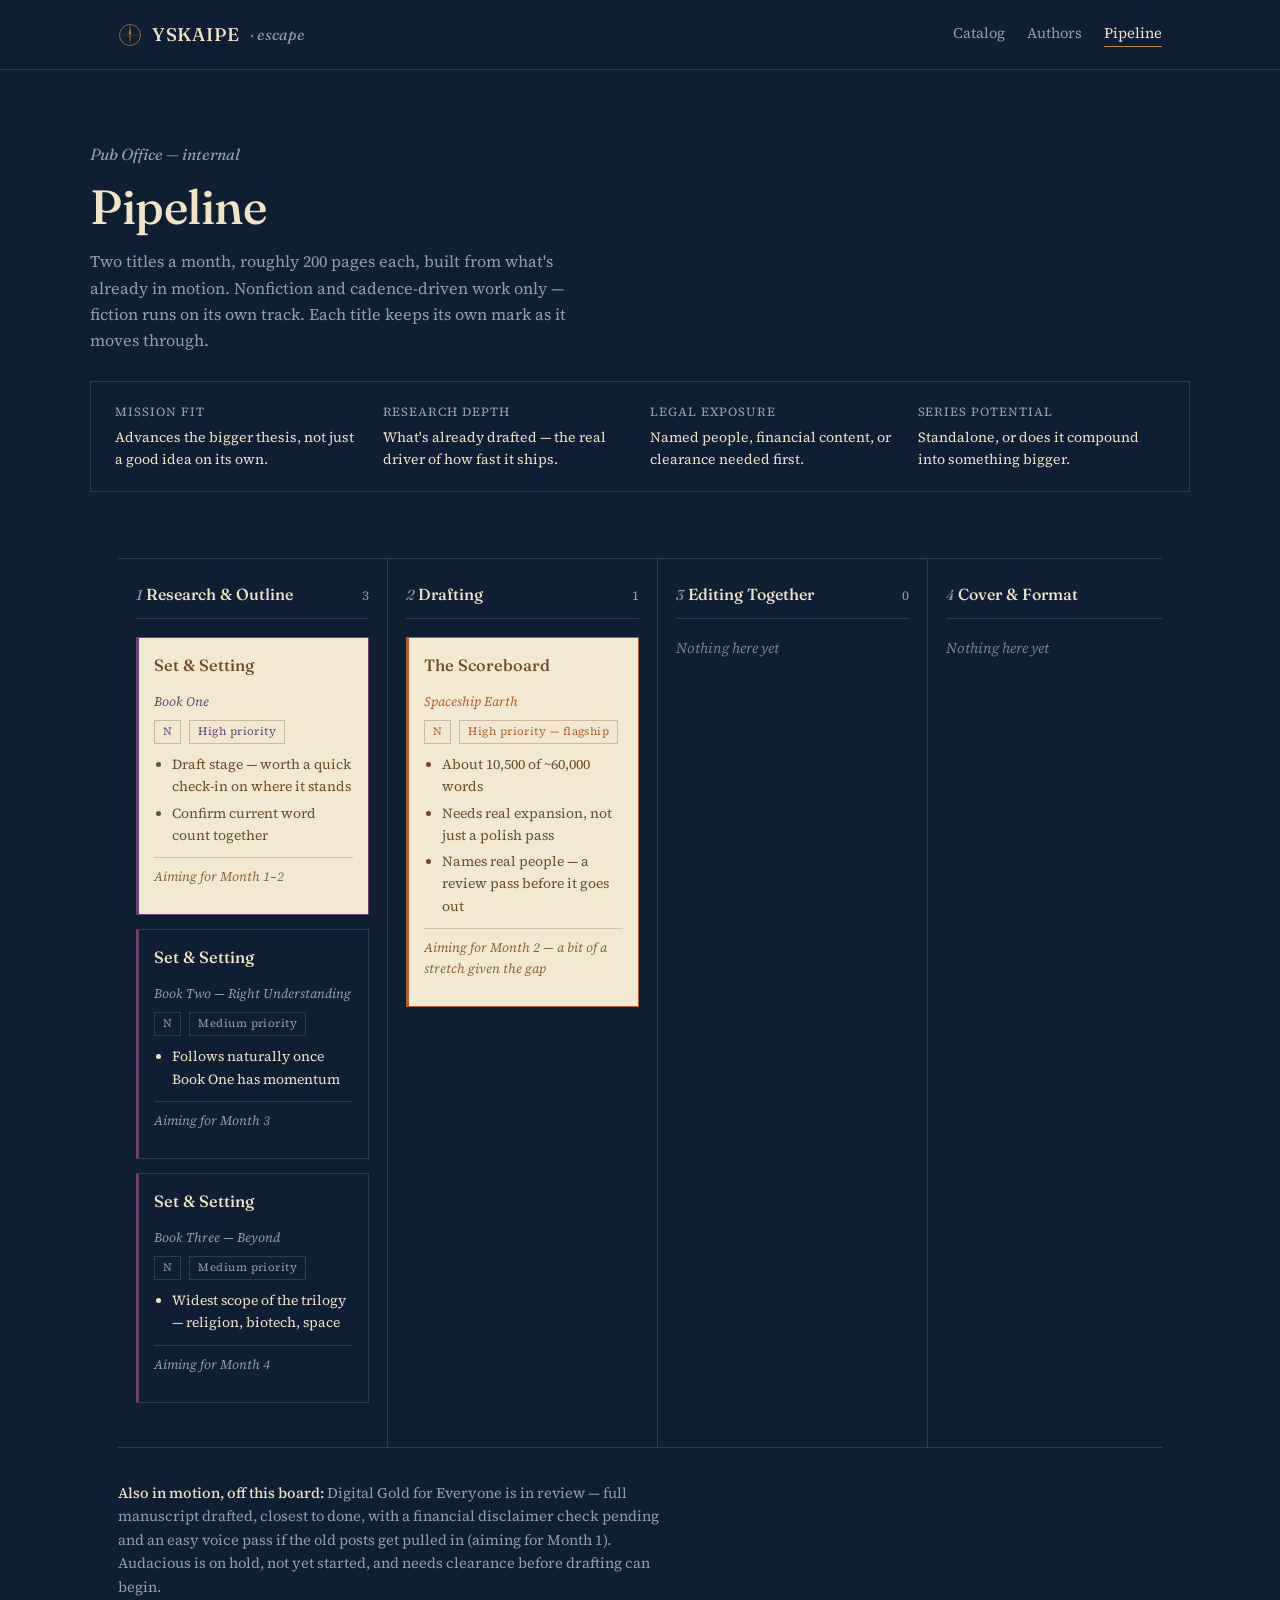
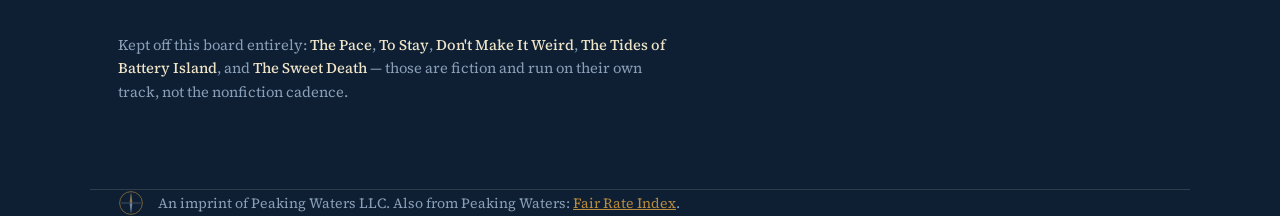
<file: pipeline.html>
<!doctype html>
<html lang="en">
<head>
<meta charset="utf-8">
<meta name="viewport" content="width=device-width, initial-scale=1.0">
<title>Pipeline — YSKAIPE</title>
<meta name="description" content="The internal YSKAIPE publishing pipeline — what Nick and Deb are working on, and when it's aiming to ship.">
<link rel="preconnect" href="https://fonts.googleapis.com">
<link rel="preconnect" href="https://fonts.gstatic.com" crossorigin>
<link href="https://fonts.googleapis.com/css2?family=Fraunces:ital,opsz,wght@0,9..144,400;0,9..144,500;0,9..144,600;1,9..144,400;1,9..144,500&family=Source+Serif+4:ital,wght@0,400;0,600;1,400&display=swap" rel="stylesheet">
<style>
  :root{
    --navy:#0E1F33; --navy-line:rgba(243,233,210,0.14);
    --cream:#F3E9D2; --cream-text:#EFE4C8;
    --sepia:#6E4B2A; --sepia-soft:#8B6239;
    --gold:#B98B3E; --navy-soft:#8AA0B8;
  }
  *{box-sizing:border-box;}
  body{margin:0; background:var(--navy); color:var(--cream-text); font-family:"Source Serif 4", Georgia, serif; font-size:17px; line-height:1.6; -webkit-font-smoothing:antialiased;}
  a{color:var(--gold);}
  a:focus-visible, button:focus-visible{outline:2px solid var(--gold); outline-offset:3px;}
  h1,h2,h3{font-family:"Fraunces", Georgia, serif; font-weight:500; margin:0; color:var(--cream-text);}
  .wrap{max-width:1100px; margin:0 auto; padding:0 28px;}

  header.bar{border-bottom:1px solid var(--navy-line);}
  .bar-inner{max-width:1100px; margin:0 auto; padding:20px 28px; display:flex; align-items:center; justify-content:space-between; gap:24px; flex-wrap:wrap;}
  .wordmark{display:flex; align-items:center; gap:10px; font-family:"Fraunces", Georgia, serif; font-size:1.15rem; letter-spacing:0.04em; color:var(--cream-text); font-weight:500;}
  .wordmark span{color:var(--navy-soft); font-style:italic; font-weight:400; letter-spacing:0; font-size:0.85em;}
  .wordmark a{color:inherit; text-decoration:none; display:flex; align-items:center; gap:10px;}
  .mark{width:24px; height:24px; flex-shrink:0;}
  nav.top{display:flex; gap:22px; font-size:0.92rem;}
  nav.top a{color:var(--navy-soft); text-decoration:none; border-bottom:1px solid transparent;}
  nav.top a:hover, nav.top a.here{color:var(--cream-text); border-bottom-color:var(--gold);}

  .page-head{padding:56px 0 12px;}
  .page-head .eyebrow{font-family:"Fraunces", Georgia, serif; font-style:italic; color:var(--navy-soft); font-size:1rem; margin-bottom:14px;}
  .page-head h1{font-size:clamp(2.1rem, 4.6vw, 3rem); line-height:1.05; letter-spacing:-0.01em;}
  .page-head p.dek{margin-top:16px; max-width:62ch; color:var(--navy-soft); font-size:1.02rem;}

  .criteria{margin:28px 0 10px; padding:20px 24px; border:1px solid var(--navy-line); display:grid; grid-template-columns:repeat(4,1fr); gap:20px;}
  .criteria dt{font-size:0.78rem; letter-spacing:0.08em; text-transform:uppercase; color:var(--navy-soft); margin-bottom:4px;}
  .criteria dd{margin:0; font-size:0.88rem; color:var(--cream-text);}
  @media (max-width:760px){ .criteria{grid-template-columns:1fr 1fr;} }
  @media (max-width:480px){ .criteria{grid-template-columns:1fr;} }

  section.board{padding:44px 0 70px;}
  .board-scroll{display:grid; grid-auto-flow:column; grid-auto-columns:270px; gap:0; overflow-x:auto; border-top:1px solid var(--navy-line); border-bottom:1px solid var(--navy-line);}
  .stage{border-right:1px solid var(--navy-line); padding:22px 18px 30px;}
  .stage:last-child{border-right:none;}
  .stage-head{display:flex; align-items:baseline; justify-content:space-between; margin-bottom:18px; padding-bottom:10px; border-bottom:1px solid var(--navy-line);}
  .stage-head .n{font-family:"Fraunces", Georgia, serif; font-style:italic; color:var(--navy-soft); font-size:0.9rem;}
  .stage-head h2{font-size:1rem; font-weight:500; color:var(--cream-text);}
  .stage-head .count{font-size:0.82rem; color:var(--navy-soft);}
  .stage-empty{font-style:italic; color:var(--navy-soft); font-size:0.9rem; opacity:0.8;}

  /* ---- plain card: navy chrome, keeps its title's accent as a left bar ---- */
  .card{
    background:transparent; border:1px solid var(--navy-line); border-left:3px solid var(--accent, var(--gold));
    color:var(--cream-text); padding:14px 15px 14px; margin-bottom:14px; font-size:0.9rem;
  }
  .card h3{color:var(--cream-text); font-size:1.02rem; margin-bottom:2px;}
  .card .sub{font-size:0.82rem; color:var(--navy-soft); font-style:italic; margin-bottom:8px;}
  .card .tags{display:flex; gap:8px; margin-bottom:10px; flex-wrap:wrap;}
  .tag{font-size:0.7rem; letter-spacing:0.04em; padding:2px 8px; border:1px solid var(--navy-line); color:var(--navy-soft);}

  /* ---- high priority: turns into a page from the log — cream, sepia ink ---- */
  .card.priority-high{background:var(--cream); border-color:var(--accent); border-left:3px solid var(--accent); color:var(--sepia);}
  .card.priority-high h3{color:var(--sepia);}
  .card.priority-high .sub{color:var(--accent); opacity:1;}
  .card.priority-high .tag{border-color:rgba(110,75,42,0.3); color:var(--accent);}
  .card.priority-high ul li{color:var(--sepia);}
  .card.priority-high .target{color:var(--sepia-soft); border-top-color:rgba(110,75,42,0.25);}

  .card ul{margin:0 0 10px; padding-left:18px;}
  .card ul li{margin-bottom:4px; font-size:0.87rem; color:var(--cream-text);}
  .card .target{font-size:0.82rem; color:var(--navy-soft); font-style:italic; border-top:1px solid var(--navy-line); padding-top:8px; margin-top:2px;}

  .off-board{margin-top:34px; font-size:0.92rem; color:var(--navy-soft); max-width:70ch;}
  .off-board strong{color:var(--cream-text); font-weight:500;}

  footer{border-top:1px solid var(--navy-line); padding:34px 0 42px; font-size:0.88rem; color:var(--navy-soft); display:flex; align-items:center; gap:14px;}
  footer .mark{width:26px; height:26px; opacity:0.8;}
  footer a{color:var(--gold);}
</style>
</head>
<body>

<header class="bar">
  <div class="bar-inner">
    <div class="wordmark"><a href="index.html">
      <svg class="mark" viewBox="0 0 48 48" aria-hidden="true">
        <circle cx="24" cy="24" r="21" fill="none" stroke="#B98B3E" stroke-width="1.4"/>
        <path d="M24 6 L26.5 22 L24 24 L21.5 22 Z" fill="#B98B3E"/>
        <path d="M24 42 L21.5 26 L24 24 L26.5 26 Z" fill="#6E4B2A"/>
        <line x1="6" y1="24" x2="42" y2="24" stroke="#6E4B2A" stroke-width="0.9"/>
        <line x1="24" y1="6" x2="24" y2="42" stroke="#6E4B2A" stroke-width="0.9"/>
      </svg>
      YSKAIPE <span>· escape</span></a>
    </div>
    <nav class="top">
      <a href="catalog.html">Catalog</a>
      <a href="authors.html">Authors</a>
      <a href="pipeline.html" class="here">Pipeline</a>
    </nav>
  </div>
</header>

<main>
  <section class="page-head wrap">
    <p class="eyebrow">Pub Office — internal</p>
    <h1>Pipeline</h1>
    <p class="dek">Two titles a month, roughly 200 pages each, built from what's already in motion. Nonfiction and cadence-driven work only — fiction runs on its own track. Each title keeps its own mark as it moves through.</p>

    <dl class="criteria">
      <div><dt>Mission fit</dt><dd>Advances the bigger thesis, not just a good idea on its own.</dd></div>
      <div><dt>Research depth</dt><dd>What's already drafted — the real driver of how fast it ships.</dd></div>
      <div><dt>Legal exposure</dt><dd>Named people, financial content, or clearance needed first.</dd></div>
      <div><dt>Series potential</dt><dd>Standalone, or does it compound into something bigger.</dd></div>
    </dl>
  </section>

  <section class="board">
    <div class="wrap">
      <div class="board-scroll">

        <div class="stage">
          <div class="stage-head">
            <div><span class="n">1</span> <h2 style="display:inline">Research &amp; Outline</h2></div>
            <span class="count">3</span>
          </div>

          <div class="card priority-high" style="--accent:#6E4270">
            <h3>Set &amp; Setting</h3>
            <p class="sub">Book One</p>
            <div class="tags"><span class="tag">N</span><span class="tag">High priority</span></div>
            <ul>
              <li>Draft stage — worth a quick check-in on where it stands</li>
              <li>Confirm current word count together</li>
            </ul>
            <p class="target">Aiming for Month 1–2</p>
          </div>

          <div class="card" style="--accent:#6E4270">
            <h3>Set &amp; Setting</h3>
            <p class="sub">Book Two — Right Understanding</p>
            <div class="tags"><span class="tag">N</span><span class="tag">Medium priority</span></div>
            <ul>
              <li>Follows naturally once Book One has momentum</li>
            </ul>
            <p class="target">Aiming for Month 3</p>
          </div>

          <div class="card" style="--accent:#6E4270">
            <h3>Set &amp; Setting</h3>
            <p class="sub">Book Three — Beyond</p>
            <div class="tags"><span class="tag">N</span><span class="tag">Medium priority</span></div>
            <ul>
              <li>Widest scope of the trilogy — religion, biotech, space</li>
            </ul>
            <p class="target">Aiming for Month 4</p>
          </div>
        </div>

        <div class="stage">
          <div class="stage-head">
            <div><span class="n">2</span> <h2 style="display:inline">Drafting</h2></div>
            <span class="count">1</span>
          </div>

          <div class="card priority-high" style="--accent:#B0602E">
            <h3>The Scoreboard</h3>
            <p class="sub">Spaceship Earth</p>
            <div class="tags"><span class="tag">N</span><span class="tag">High priority — flagship</span></div>
            <ul>
              <li>About 10,500 of ~60,000 words</li>
              <li>Needs real expansion, not just a polish pass</li>
              <li>Names real people — a review pass before it goes out</li>
            </ul>
            <p class="target">Aiming for Month 2 — a bit of a stretch given the gap</p>
          </div>
        </div>

        <div class="stage">
          <div class="stage-head">
            <div><span class="n">3</span> <h2 style="display:inline">Editing Together</h2></div>
            <span class="count">0</span>
          </div>
          <p class="stage-empty">Nothing here yet</p>
        </div>

        <div class="stage">
          <div class="stage-head">
            <div><span class="n">4</span> <h2 style="display:inline">Cover &amp; Format</h2></div>
            <span class="count">0</span>
          </div>
          <p class="stage-empty">Nothing here yet</p>
        </div>

        <div class="stage">
          <div class="stage-head">
            <div><span class="n">5</span> <h2 style="display:inline">Ready to File</h2></div>
            <span class="count">0</span>
          </div>
          <p class="stage-empty">Nothing here yet</p>
        </div>

        <div class="stage">
          <div class="stage-head">
            <div><span class="n">6</span> <h2 style="display:inline">Launched</h2></div>
            <span class="count">0</span>
          </div>
          <p class="stage-empty">Nothing here yet</p>
        </div>

      </div>

      <p class="off-board"><strong>Also in motion, off this board:</strong> Digital Gold for Everyone is in review — full manuscript drafted, closest to done, with a financial disclaimer check pending and an easy voice pass if the old posts get pulled in (aiming for Month 1). Audacious is on hold, not yet started, and needs clearance before drafting can begin.</p>

      <p class="off-board">Kept off this board entirely: <strong>The Pace</strong>, <strong>To Stay</strong>, <strong>Don't Make It Weird</strong>, <strong>The Tides of Battery Island</strong>, and <strong>The Sweet Death</strong> — those are fiction and run on their own track, not the nonfiction cadence.</p>
    </div>
  </section>
</main>

<footer class="wrap">
  <svg class="mark" viewBox="0 0 48 48" aria-hidden="true">
    <circle cx="24" cy="24" r="21" fill="none" stroke="#B98B3E" stroke-width="1.4"/>
    <path d="M24 6 L26.5 22 L24 24 L21.5 22 Z" fill="#B98B3E"/>
    <path d="M24 42 L21.5 26 L24 24 L26.5 26 Z" fill="#8AA0B8"/>
    <line x1="6" y1="24" x2="42" y2="24" stroke="#8AA0B8" stroke-width="0.9"/>
    <line x1="24" y1="6" x2="24" y2="42" stroke="#8AA0B8" stroke-width="0.9"/>
  </svg>
  <span>An imprint of Peaking Waters LLC. Also from Peaking Waters: <a href="https://fairrateindex.com">Fair Rate Index</a>.</span>
</footer>

</body>
</html>
</file>
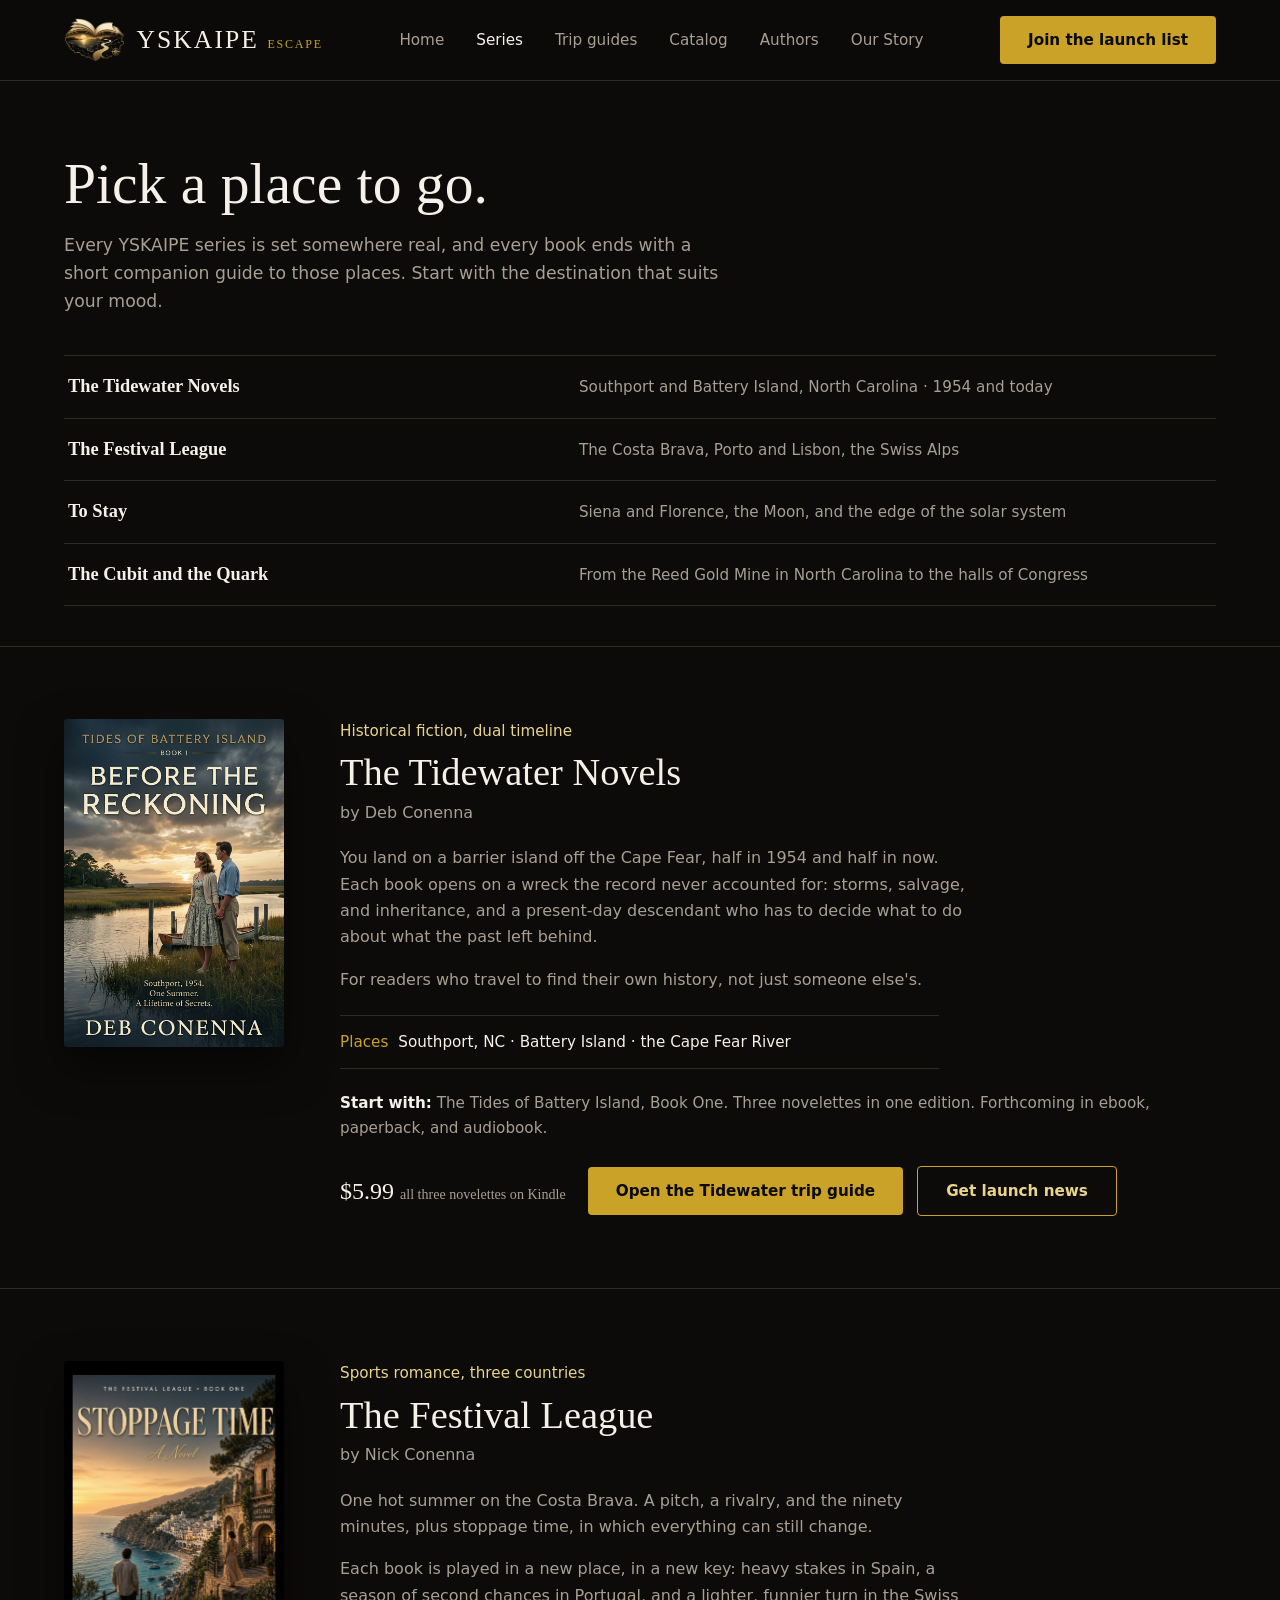
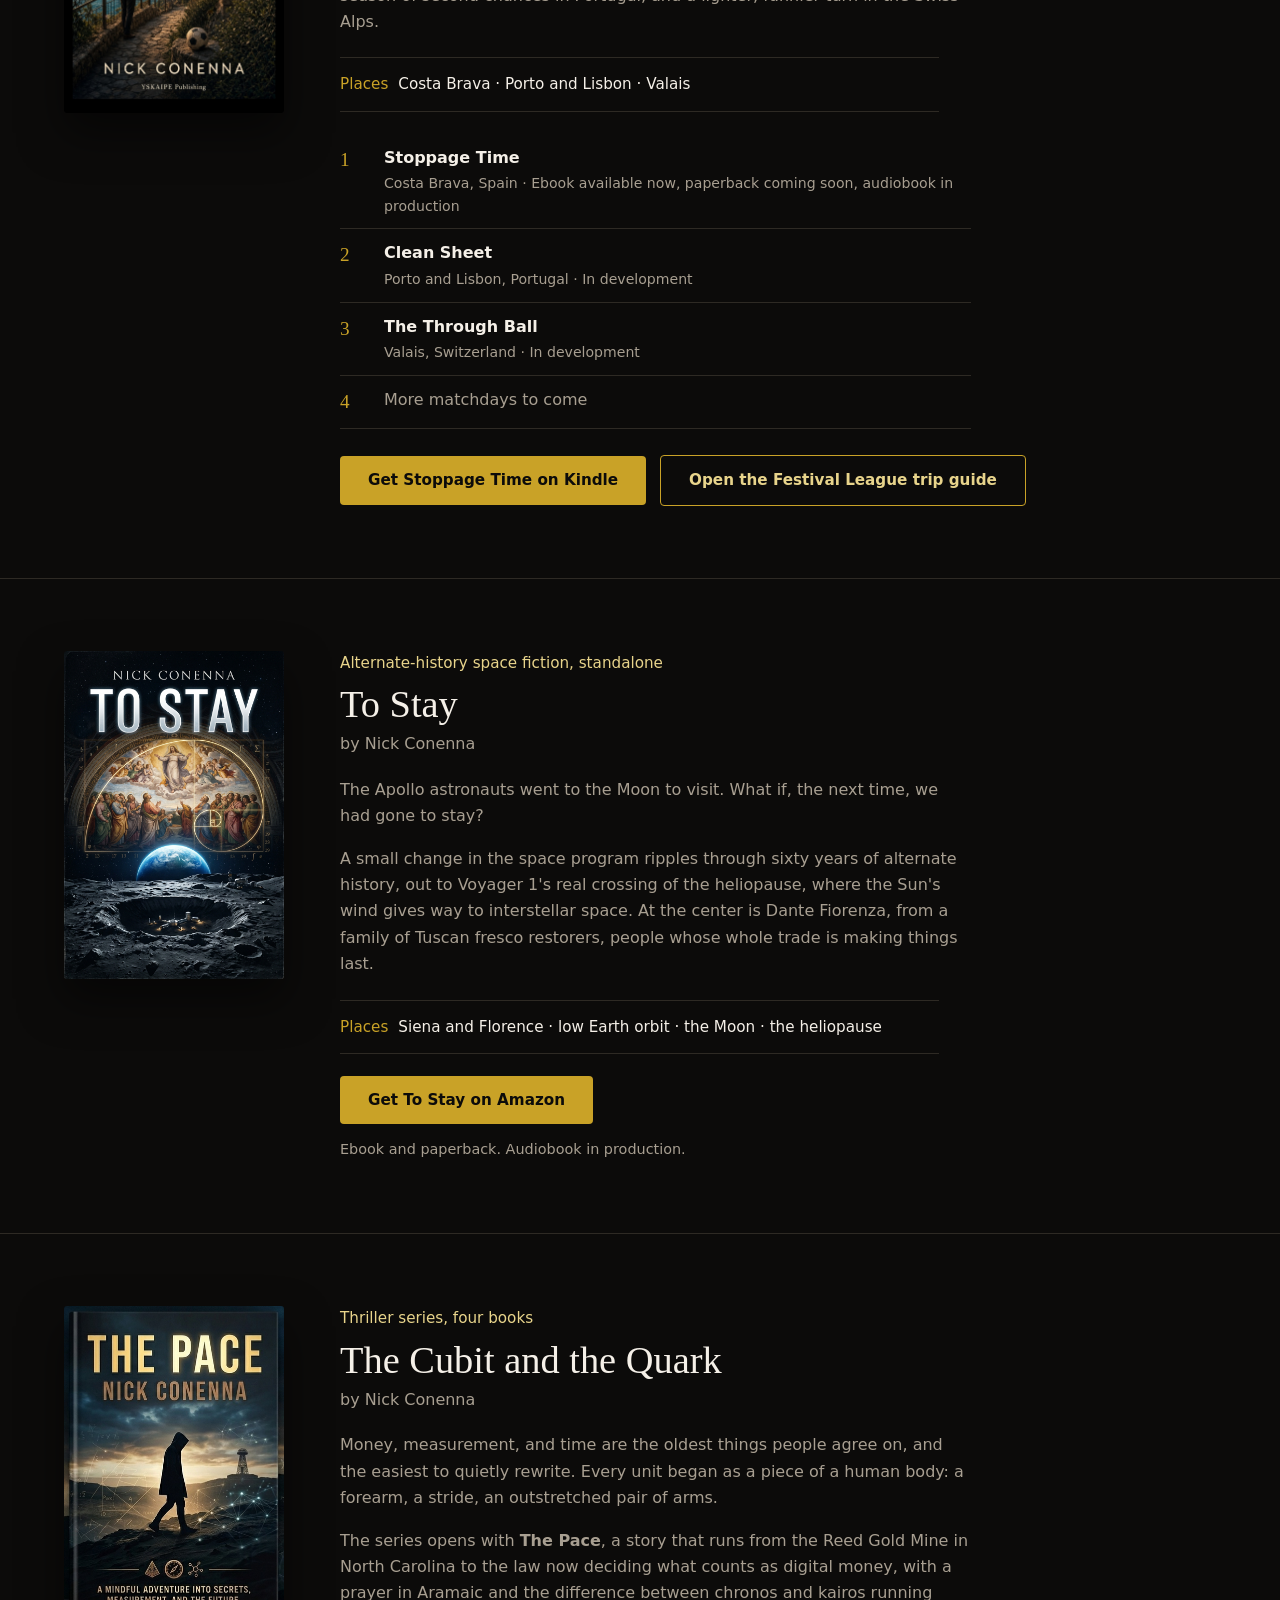
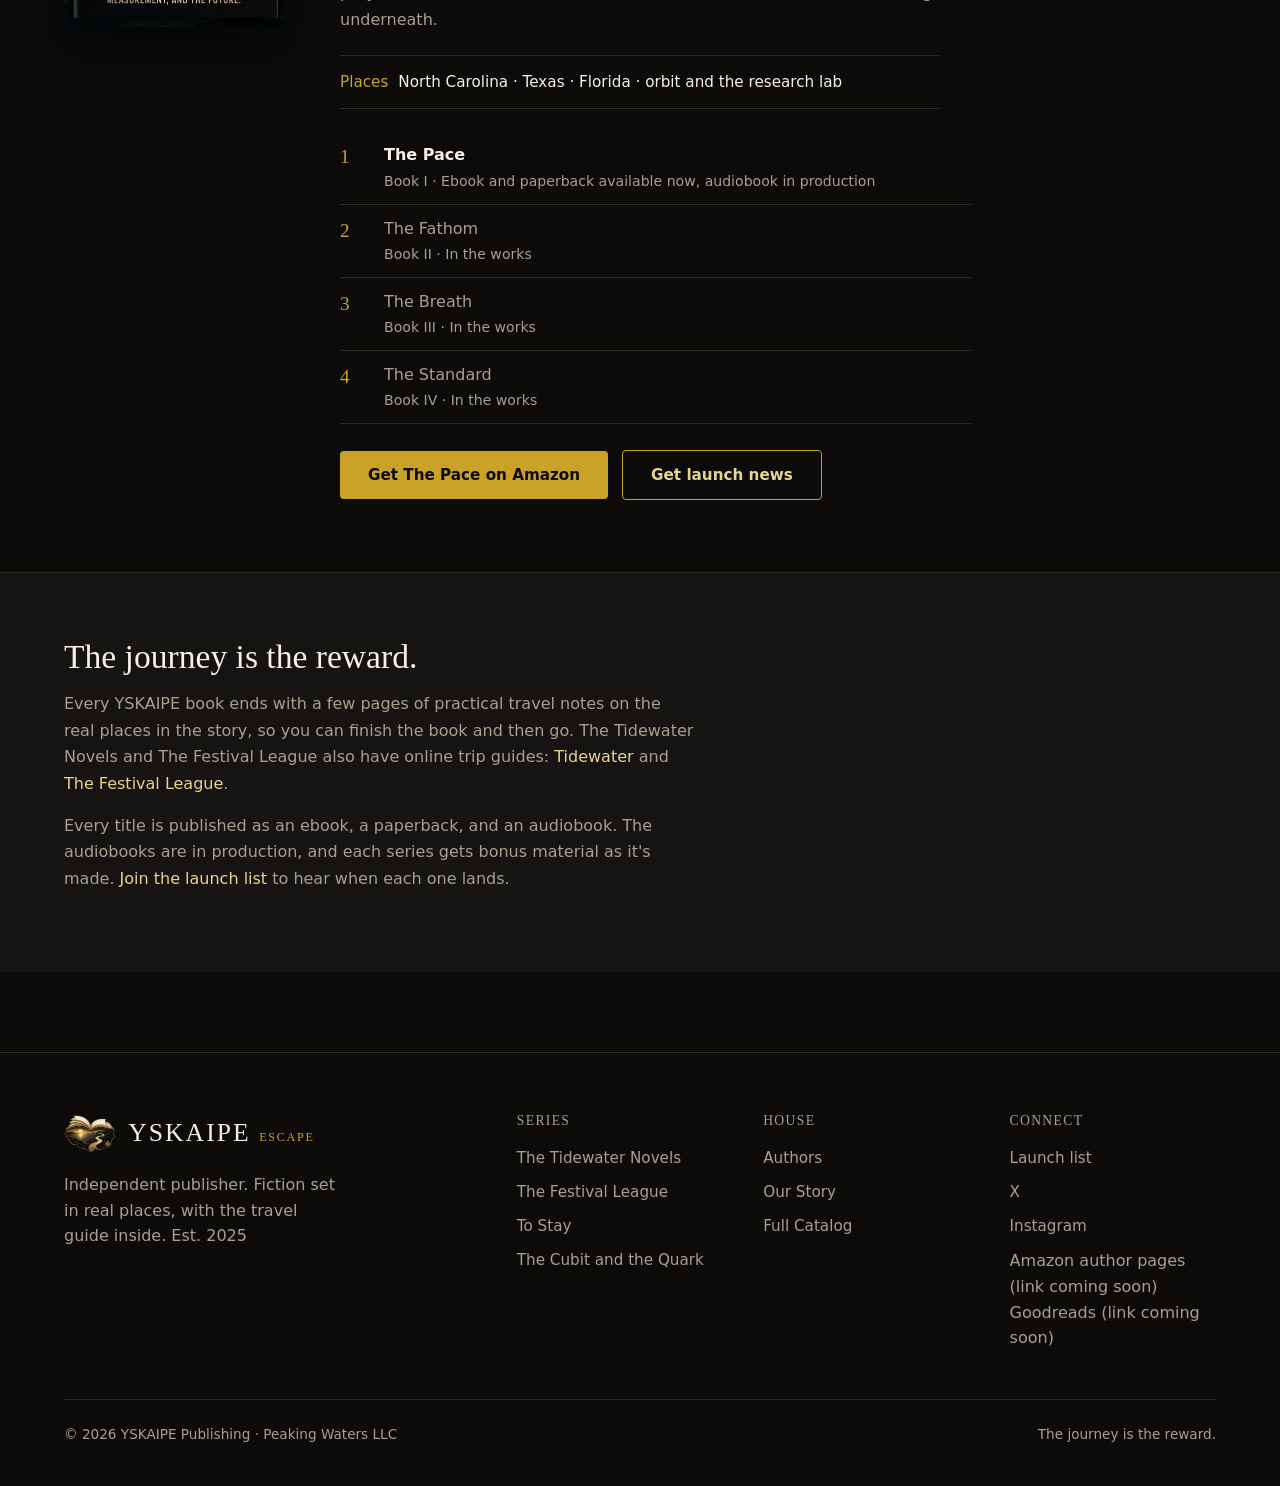
<file: series.html>
<!DOCTYPE html>
<html lang="en">
<head>
  <meta charset="UTF-8">
  <meta name="viewport" content="width=device-width, initial-scale=1.0">
  <title>Book Series Set in Real Places | YSKAIPE Publishing</title>
  <meta name="description" content="The Tidewater Novels, The Festival League, To Stay, and The Cubit and the Quark: series set in real places, each with a trip guide.">
  <!-- SEO -->
  <link rel="canonical" href="https://www.yskaipe.com/series.html">
  <link rel="icon" href="/favicon.ico" sizes="48x48">
  <link rel="icon" type="image/png" href="/images/icon-192.png" sizes="192x192">
  <link rel="apple-touch-icon" href="/images/apple-touch-icon.png">
  <meta property="og:type" content="website">
  <meta property="og:site_name" content="YSKAIPE Publishing">
  <meta property="og:title" content="Book Series Set in Real Places | YSKAIPE Publishing">
  <meta property="og:description" content="The Tidewater Novels, The Festival League, To Stay, and The Cubit and the Quark: series set in real places, each with a trip guide.">
  <meta property="og:url" content="https://www.yskaipe.com/series.html">
  <meta property="og:image" content="https://www.yskaipe.com/images/og-yskaipe.jpg">
  <meta property="og:image:width" content="1200">
  <meta property="og:image:height" content="630">
  <meta property="og:image:alt" content="YSKAIPE escape logo: a gold open book above a coastline and a winding road">
  <meta name="twitter:card" content="summary_large_image">
  <meta name="twitter:site" content="@yskaipe">
  <meta name="twitter:title" content="Book Series Set in Real Places | YSKAIPE Publishing">
  <meta name="twitter:description" content="The Tidewater Novels, The Festival League, To Stay, and The Cubit and the Quark: series set in real places, each with a trip guide.">
  <meta name="twitter:image" content="https://www.yskaipe.com/images/og-yskaipe.jpg">
  <meta name="twitter:image:alt" content="YSKAIPE escape logo: a gold open book above a coastline and a winding road">
  <script type="application/ld+json">
{
  "@context": "https://schema.org",
  "@graph": [
    {
      "@type": "Organization",
      "@id": "https://www.yskaipe.com/#publisher",
      "name": "YSKAIPE Publishing",
      "url": "https://www.yskaipe.com/",
      "email": "hello@yskaipe.com",
      "logo": {
        "@type": "ImageObject",
        "url": "https://www.yskaipe.com/images/logo-512.png",
        "width": 512,
        "height": 512
      },
      "sameAs": [
        "https://x.com/yskaipe",
        "https://www.instagram.com/yskaipe"
      ],
      "parentOrganization": {
        "@type": "Organization",
        "name": "Peaking Waters LLC"
      }
    },
    {
      "@type": "WebSite",
      "@id": "https://www.yskaipe.com/#website",
      "url": "https://www.yskaipe.com/",
      "name": "YSKAIPE Publishing",
      "publisher": {
        "@id": "https://www.yskaipe.com/#publisher"
      }
    },
    {
      "@type": "CollectionPage",
      "@id": "https://www.yskaipe.com/series.html#webpage",
      "url": "https://www.yskaipe.com/series.html",
      "name": "Book Series Set in Real Places | YSKAIPE Publishing",
      "description": "The Tidewater Novels, The Festival League, To Stay, and The Cubit and the Quark: series set in real places, each with a trip guide.",
      "isPartOf": {
        "@id": "https://www.yskaipe.com/#website"
      },
      "breadcrumb": {
        "@id": "https://www.yskaipe.com/series.html#breadcrumb"
      },
      "inLanguage": "en",
      "dateModified": "2026-09-21"
    },
    {
      "@type": "BreadcrumbList",
      "@id": "https://www.yskaipe.com/series.html#breadcrumb",
      "itemListElement": [
        {
          "@type": "ListItem",
          "position": 1,
          "name": "YSKAIPE Publishing",
          "item": "https://www.yskaipe.com/"
        },
        {
          "@type": "ListItem",
          "position": 2,
          "name": "Series",
          "item": "https://www.yskaipe.com/series.html"
        }
      ]
    },
    {
      "@type": "BookSeries",
      "name": "The Tidewater Novels",
      "url": "https://www.yskaipe.com/series.html#tidewater",
      "author": {
        "@type": "Person",
        "name": "Deb Conenna",
        "url": "https://www.yskaipe.com/authors.html#deb-conenna"
      },
      "genre": "Historical fiction",
      "description": "Storms, salvage, and inheritance on the Cape Fear coast of North Carolina, across 1954 and today.",
      "publisher": {
        "@id": "https://www.yskaipe.com/#publisher"
      }
    },
    {
      "@type": "BookSeries",
      "name": "The Festival League",
      "url": "https://www.yskaipe.com/series.html#festival-league",
      "author": {
        "@type": "Person",
        "name": "Nick Conenna",
        "url": "https://www.yskaipe.com/authors.html#nick-conenna"
      },
      "genre": "Sports romance",
      "description": "Sports romance played out in three countries, from the Costa Brava to Porto and Lisbon to the Swiss Alps.",
      "publisher": {
        "@id": "https://www.yskaipe.com/#publisher"
      },
      "hasPart": [
        {
          "@type": "Book",
          "name": "Stoppage Time",
          "position": 1,
          "author": {
            "@type": "Person",
            "name": "Nick Conenna",
            "url": "https://www.yskaipe.com/authors.html#nick-conenna"
          },
          "publisher": {
            "@id": "https://www.yskaipe.com/#publisher"
          },
          "workExample": {
            "@type": "Book",
            "bookFormat": "https://schema.org/EBook",
            "url": "https://www.amazon.com/dp/B0GX3B5SYV"
          }
        }
      ]
    },
    {
      "@type": "Book",
      "name": "To Stay",
      "author": {
        "@type": "Person",
        "name": "Nick Conenna",
        "url": "https://www.yskaipe.com/authors.html#nick-conenna"
      },
      "url": "https://www.yskaipe.com/series.html#to-stay",
      "publisher": {
        "@id": "https://www.yskaipe.com/#publisher"
      },
      "genre": "Alternate-history science fiction",
      "workExample": {
        "@type": "Book",
        "bookFormat": "https://schema.org/EBook",
        "url": "https://www.amazon.com/dp/B0HHPYR2WM"
      }
    },
    {
      "@type": "BookSeries",
      "name": "The Cubit and the Quark",
      "url": "https://www.yskaipe.com/series.html#cubit-and-quark",
      "author": {
        "@type": "Person",
        "name": "Nick Conenna",
        "url": "https://www.yskaipe.com/authors.html#nick-conenna"
      },
      "genre": "Thriller",
      "description": "A four-book thriller series about money, measurement, and time, opening with The Pace.",
      "publisher": {
        "@id": "https://www.yskaipe.com/#publisher"
      },
      "hasPart": [
        {
          "@type": "Book",
          "name": "The Pace",
          "position": 1,
          "author": {
            "@type": "Person",
            "name": "Nick Conenna",
            "url": "https://www.yskaipe.com/authors.html#nick-conenna"
          },
          "publisher": {
            "@id": "https://www.yskaipe.com/#publisher"
          },
          "workExample": {
            "@type": "Book",
            "bookFormat": "https://schema.org/EBook",
            "url": "https://www.amazon.com/dp/B0HHGJ5B59"
          }
        }
      ]
    }
  ]
}
  </script>
  <!-- /SEO -->
  <link rel="stylesheet" href="css/style.css">

  <!--
    Live Amazon links are in place for Stoppage Time, To Stay, and The Pace.
    When The Tides of Battery Island goes live, add its Amazon link as the primary button in its row.
    Keep the format statuses here in step with index.html and catalog.html.
    The .yk-* rules below are shared with index.html. When convenient, move them into css/style.css.
  -->
  <style>
    /* Brand mark: cropped from images/yskaipe-goat.jpg, same as the homepage */
    .logo.yk-logo{display:inline-flex;align-items:center;gap:12px;}
    .yk-logo-mark{
      --h:44px;
      display:block;flex:none;height:var(--h);width:calc(var(--h) * 1.3757);
      background:url("images/yskaipe-goat.jpg") no-repeat;
      background-size:calc(var(--h) * 3.0899) auto;
      background-position:calc(var(--h) * -0.8439) calc(var(--h) * -0.2249);
      mix-blend-mode:lighten;
    }
    .footer-brand .yk-logo-mark{--h:38px;}
    .yk-logo-text{white-space:nowrap;}
    .footer-col .yk-soon{display:block;color:var(--text-muted, #9a9188);}

    .yk-page{padding:72px 0 40px;}
    .yk-page h1{
      font-family:var(--font-display, Georgia, serif);
      font-size:clamp(2.2rem, 5vw, 3.6rem);line-height:1.06;margin:0 0 18px;max-width:18ch;
    }
    .yk-lead{max-width:60ch;margin:0 0 40px;font-size:1.08rem;line-height:1.6;color:var(--text-muted, #9a9188);}

    /* Pick-a-destination index */
    .yk-jump{list-style:none;margin:0;padding:0;border-top:1px solid var(--border, rgba(255,255,255,0.1));}
    .yk-jump li{border-bottom:1px solid var(--border, rgba(255,255,255,0.1));}
    .yk-jump a{
      display:grid;grid-template-columns:minmax(0,1fr) minmax(0,1.3fr);gap:24px;align-items:baseline;
      padding:16px 4px;color:inherit;text-decoration:none;
    }
    .yk-jump a:hover strong,.yk-jump a:focus-visible strong{color:var(--accent-soft, #c8a05a);}
    .yk-jump a:focus-visible{outline:2px solid var(--accent, #c8a05a);outline-offset:2px;}
    .yk-jump strong{font-family:var(--font-display, Georgia, serif);font-size:1.15rem;font-weight:600;}
    .yk-jump span{color:var(--text-muted, #9a9188);font-size:0.95rem;}

    /* Series rows */
    .yk-row{padding:72px 0;border-top:1px solid var(--border, rgba(255,255,255,0.1));}
    .yk-row-grid{display:grid;grid-template-columns:220px minmax(0,1fr);gap:56px;align-items:start;}
    .yk-row-cover svg,
    .yk-row-cover img{
      display:block;width:100%;height:auto;border-radius:3px;
      box-shadow:0 20px 44px rgba(0,0,0,0.5);
    }
    .yk-kind{margin:0 0 8px;font-size:0.95rem;color:var(--accent-soft, #c8a05a);}
    .yk-row h2{font-family:var(--font-display, Georgia, serif);font-size:clamp(1.7rem, 3.4vw, 2.4rem);line-height:1.1;margin:0 0 6px;}
    .yk-by{margin:0 0 20px;color:var(--text-muted, #9a9188);}
    .yk-by a{color:inherit;}
    .yk-row p.yk-blurb{max-width:62ch;margin:0 0 1em;line-height:1.65;color:var(--text-muted, #9a9188);}
    .yk-row p.yk-blurb:first-of-type{color:var(--text, #ece6dc);font-size:1.05rem;}
    .yk-places{margin:22px 0;padding:14px 0;border-top:1px solid var(--border, rgba(255,255,255,0.1));border-bottom:1px solid var(--border, rgba(255,255,255,0.1));max-width:62ch;font-size:0.95rem;}
    .yk-places b{color:var(--accent, #c8a05a);font-weight:500;margin-right:10px;}
    .yk-order{list-style:none;counter-reset:yk;margin:0 0 26px;padding:0;max-width:62ch;}
    .yk-order li{
      counter-increment:yk;display:grid;grid-template-columns:2rem 1fr;column-gap:12px;
      padding:11px 0;border-bottom:1px solid var(--border, rgba(255,255,255,0.1));
    }
    .yk-order li::before{content:counter(yk);font-family:var(--font-display, Georgia, serif);font-size:1.2rem;color:var(--accent, #c8a05a);}
    .yk-order b{font-weight:600;}
    .yk-order small{display:block;color:var(--text-muted, #9a9188);font-size:0.88rem;margin-top:2px;}
    .yk-order li.later b{font-weight:500;color:var(--text-muted, #9a9188);}
    .yk-start{margin:0 0 26px;font-size:0.95rem;color:var(--text-muted, #9a9188);}
    .yk-start strong{color:var(--text, #ece6dc);}
    .yk-buy{display:flex;flex-wrap:wrap;gap:14px;align-items:center;}
    .yk-pricetag{font-family:var(--font-display, Georgia, serif);font-size:1.5rem;padding-right:8px;}
    .yk-pricetag small{font-family:inherit;font-size:0.88rem;color:var(--text-muted, #9a9188);margin-left:6px;}
    .yk-format-note{margin:14px 0 0;font-size:0.9rem;color:var(--text-muted, #9a9188);}

    .yk-note{padding:64px 0;background:var(--bg-elevated, #1a1714);border-top:1px solid var(--border, rgba(255,255,255,0.1));}
    .yk-note p{max-width:62ch;margin:0 0 1em;line-height:1.65;color:var(--text-muted, #9a9188);}
    .yk-note p a{color:var(--accent-soft, #c8a05a);}
    .yk-note h2{font-family:var(--font-display, Georgia, serif);font-size:clamp(1.5rem, 3vw, 2.1rem);margin:0 0 14px;}

    @media (max-width:820px){
      .yk-jump a{grid-template-columns:1fr;gap:2px;}
      .yk-row{padding:56px 0;}
      .yk-row-grid{grid-template-columns:1fr;gap:28px;}
      .yk-row-cover svg,.yk-row-cover img{max-width:220px;}
      .yk-page{padding:48px 0 28px;}
    }
  </style>
</head>
<body>

  <header class="site-header">
    <div class="container header-inner">
      <a href="index.html" class="logo yk-logo">
        <span class="yk-logo-mark" aria-hidden="true"></span>
        <div class="yk-logo-text">YSKAIPE <span>escape</span></div>
      </a>
      <nav class="nav">
        <a href="index.html">Home</a>
        <a href="series.html" class="active">Series</a>
        <a href="index.html#trip-guides">Trip guides</a>
        <a href="catalog.html">Catalog</a>
        <a href="authors.html">Authors</a>
        <a href="about.html">Our Story</a>
      </nav>
      <a href="index.html#launch-list" class="btn btn-primary">Join the launch list</a>
    </div>
  </header>

  <main>
    <section class="yk-page">
      <div class="container">
        <h1>Pick a place to go.</h1>
        <p class="yk-lead">
          Every YSKAIPE series is set somewhere real, and every book ends with a short companion guide to
          those places. Start with the destination that suits your mood.
        </p>

        <ul class="yk-jump">
          <li><a href="#tidewater"><strong>The Tidewater Novels</strong><span>Southport and Battery Island, North Carolina · 1954 and today</span></a></li>
          <li><a href="#festival-league"><strong>The Festival League</strong><span>The Costa Brava, Porto and Lisbon, the Swiss Alps</span></a></li>
          <li><a href="#to-stay"><strong>To Stay</strong><span>Siena and Florence, the Moon, and the edge of the solar system</span></a></li>
          <li><a href="#cubit-and-quark"><strong>The Cubit and the Quark</strong><span>From the Reed Gold Mine in North Carolina to the halls of Congress</span></a></li>
        </ul>
      </div>
    </section>

    <!-- Tidewater -->
    <section class="yk-row" id="tidewater">
      <div class="container yk-row-grid">
        <div class="yk-row-cover">
          <img src="images/cover-tobi.jpeg" alt="Cover of The Tides of Battery Island by Deb Conenna" loading="lazy" decoding="async">
        </div>
        <div>
          <p class="yk-kind">Historical fiction, dual timeline</p>
          <h2>The Tidewater Novels</h2>
          <p class="yk-by">by <a href="authors.html#deb-conenna">Deb Conenna</a></p>
          <p class="yk-blurb">
            You land on a barrier island off the Cape Fear, half in 1954 and half in now. Each book opens
            on a wreck the record never accounted for: storms, salvage, and inheritance, and a
            present-day descendant who has to decide what to do about what the past left behind.
          </p>
          <p class="yk-blurb">For readers who travel to find their own history, not just someone else's.</p>
          <p class="yk-places"><b>Places</b>Southport, NC · Battery Island · the Cape Fear River</p>
          <p class="yk-start"><strong>Start with:</strong> The Tides of Battery Island, Book One. Three novelettes in one edition. Forthcoming in ebook, paperback, and audiobook.</p>
          <div class="yk-buy">
            <div class="yk-pricetag">$5.99<small>all three novelettes on Kindle</small></div>
            <a href="series/tidewater.html" class="btn btn-primary">Open the Tidewater trip guide</a>
            <a href="index.html#launch-list" class="btn btn-outline">Get launch news</a>
          </div>
        </div>
      </div>
    </section>

    <!-- Festival League -->
    <section class="yk-row" id="festival-league">
      <div class="container yk-row-grid">
        <div class="yk-row-cover">
          <img src="images/cover-stoppage-time.jpg" alt="Cover of Stoppage Time by Nick Conenna, Book One of The Festival League" loading="lazy" decoding="async">
        </div>
        <div>
          <p class="yk-kind">Sports romance, three countries</p>
          <h2>The Festival League</h2>
          <p class="yk-by">by <a href="authors.html#nick-conenna">Nick Conenna</a></p>
          <p class="yk-blurb">
            One hot summer on the Costa Brava. A pitch, a rivalry, and the ninety minutes, plus stoppage
            time, in which everything can still change.
          </p>
          <p class="yk-blurb">
            Each book is played in a new place, in a new key: heavy stakes in Spain, a season of second
            chances in Portugal, and a lighter, funnier turn in the Swiss Alps.
          </p>
          <p class="yk-places"><b>Places</b>Costa Brava · Porto and Lisbon · Valais</p>
          <ol class="yk-order">
            <li><span><b>Stoppage Time</b><small>Costa Brava, Spain · Ebook available now, paperback coming soon, audiobook in production</small></span></li>
            <li><span><b>Clean Sheet</b><small>Porto and Lisbon, Portugal · In development</small></span></li>
            <li><span><b>The Through Ball</b><small>Valais, Switzerland · In development</small></span></li>
            <li class="later"><span><b>More matchdays to come</b></span></li>
          </ol>
          <div class="yk-buy">
            <a href="https://www.amazon.com/dp/B0GX3B5SYV" class="btn btn-primary" target="_blank" rel="noopener">Get Stoppage Time on Kindle</a>
            <a href="series/festival-league.html" class="btn btn-outline">Open the Festival League trip guide</a>
          </div>
        </div>
      </div>
    </section>

    <!-- To Stay -->
    <section class="yk-row" id="to-stay">
      <div class="container yk-row-grid">
        <div class="yk-row-cover">
          <img src="images/cover-to-stay.jpeg" alt="Cover of To Stay by Nick Conenna" loading="lazy" decoding="async">
        </div>
        <div>
          <p class="yk-kind">Alternate-history space fiction, standalone</p>
          <h2>To Stay</h2>
          <p class="yk-by">by <a href="authors.html#nick-conenna">Nick Conenna</a></p>
          <p class="yk-blurb">
            The Apollo astronauts went to the Moon to visit. What if, the next time, we had gone to stay?
          </p>
          <p class="yk-blurb">
            A small change in the space program ripples through sixty years of alternate history, out to
            Voyager 1's real crossing of the heliopause, where the Sun's wind gives way to interstellar
            space. At the center is Dante Fiorenza, from a family of Tuscan fresco restorers, people whose
            whole trade is making things last.
          </p>
          <p class="yk-places"><b>Places</b>Siena and Florence · low Earth orbit · the Moon · the heliopause</p>
          <div class="yk-buy">
            <a href="https://www.amazon.com/dp/B0HHPYR2WM" class="btn btn-primary" target="_blank" rel="noopener">Get To Stay on Amazon</a>
          </div>
          <p class="yk-format-note">Ebook and paperback. Audiobook in production.</p>
        </div>
      </div>
    </section>

    <!-- Cubit and the Quark -->
    <section class="yk-row" id="cubit-and-quark">
      <div class="container yk-row-grid">
        <div class="yk-row-cover">
          <img src="images/cover-the-pace.jpg" alt="Cover of The Pace by Nick Conenna, Book One of The Cubit and the Quark" loading="lazy" decoding="async">
        </div>
        <div>
          <p class="yk-kind">Thriller series, four books</p>
          <h2>The Cubit and the Quark</h2>
          <p class="yk-by">by <a href="authors.html#nick-conenna">Nick Conenna</a></p>
          <p class="yk-blurb">
            Money, measurement, and time are the oldest things people agree on, and the easiest to
            quietly rewrite. Every unit began as a piece of a human body: a forearm, a stride, an
            outstretched pair of arms.
          </p>
          <p class="yk-blurb">
            The series opens with <b>The Pace</b>, a story that runs from the Reed Gold Mine in North
            Carolina to the law now deciding what counts as digital money, with a prayer in Aramaic and
            the difference between chronos and kairos running underneath.
          </p>
          <p class="yk-places"><b>Places</b>North Carolina · Texas · Florida · orbit and the research lab</p>
          <ol class="yk-order">
            <li><span><b>The Pace</b><small>Book I · Ebook and paperback available now, audiobook in production</small></span></li>
            <li class="later"><span><b>The Fathom</b><small>Book II · In the works</small></span></li>
            <li class="later"><span><b>The Breath</b><small>Book III · In the works</small></span></li>
            <li class="later"><span><b>The Standard</b><small>Book IV · In the works</small></span></li>
          </ol>
          <div class="yk-buy">
            <a href="https://www.amazon.com/dp/B0HHGJ5B59" class="btn btn-primary" target="_blank" rel="noopener">Get The Pace on Amazon</a>
            <a href="index.html#launch-list" class="btn btn-outline">Get launch news</a>
          </div>
        </div>
      </div>
    </section>

    <section class="yk-note">
      <div class="container">
        <h2>The journey is the reward.</h2>
        <p>
          Every YSKAIPE book ends with a few pages of practical travel notes on the real places in the
          story, so you can finish the book and then go. The Tidewater Novels and The Festival League also
          have online trip guides:
          <a href="series/tidewater.html">Tidewater</a> and <a href="series/festival-league.html">The Festival League</a>.
        </p>
        <p>
          Every title is published as an ebook, a paperback, and an audiobook. The audiobooks are in
          production, and each series gets bonus material as it's made.
          <a href="index.html#launch-list">Join the launch list</a> to hear when each one lands.
        </p>
      </div>
    </section>
  </main>

  <footer class="site-footer">
    <div class="container">
      <div class="footer-grid">
        <div class="footer-brand">
          <div class="logo yk-logo">
            <span class="yk-logo-mark" aria-hidden="true"></span>
            <div class="yk-logo-text">YSKAIPE <span>escape</span></div>
          </div>
          <p>Independent publisher. Fiction set in real places, with the travel guide inside. Est. 2025</p>
        </div>
        <div class="footer-col">
          <h4>Series</h4>
          <a href="series/tidewater.html">The Tidewater Novels</a>
          <a href="series/festival-league.html">The Festival League</a>
          <a href="series.html#to-stay">To Stay</a>
          <a href="series.html#cubit-and-quark">The Cubit and the Quark</a>
        </div>
        <div class="footer-col">
          <h4>House</h4>
          <a href="authors.html">Authors</a>
          <a href="about.html">Our Story</a>
          <a href="catalog.html">Full Catalog</a>
        </div>
        <div class="footer-col">
          <h4>Connect</h4>
          <a href="index.html#launch-list">Launch list</a>
          <a href="https://x.com/yskaipe" target="_blank" rel="me noopener">X</a>
          <a href="https://www.instagram.com/yskaipe" target="_blank" rel="me noopener">Instagram</a>
          <!-- When live, replace each span with an <a href="..." target="_blank" rel="me noopener"> -->
          <span class="yk-soon">Amazon author pages (link coming soon)</span>
          <span class="yk-soon">Goodreads (link coming soon)</span>
        </div>
      </div>
      <div class="footer-bottom">
        <div>© 2026 YSKAIPE Publishing · Peaking Waters LLC</div>
        <div>The journey is the reward.</div>
      </div>
    </div>
  </footer>
</body>
</html>
</file>
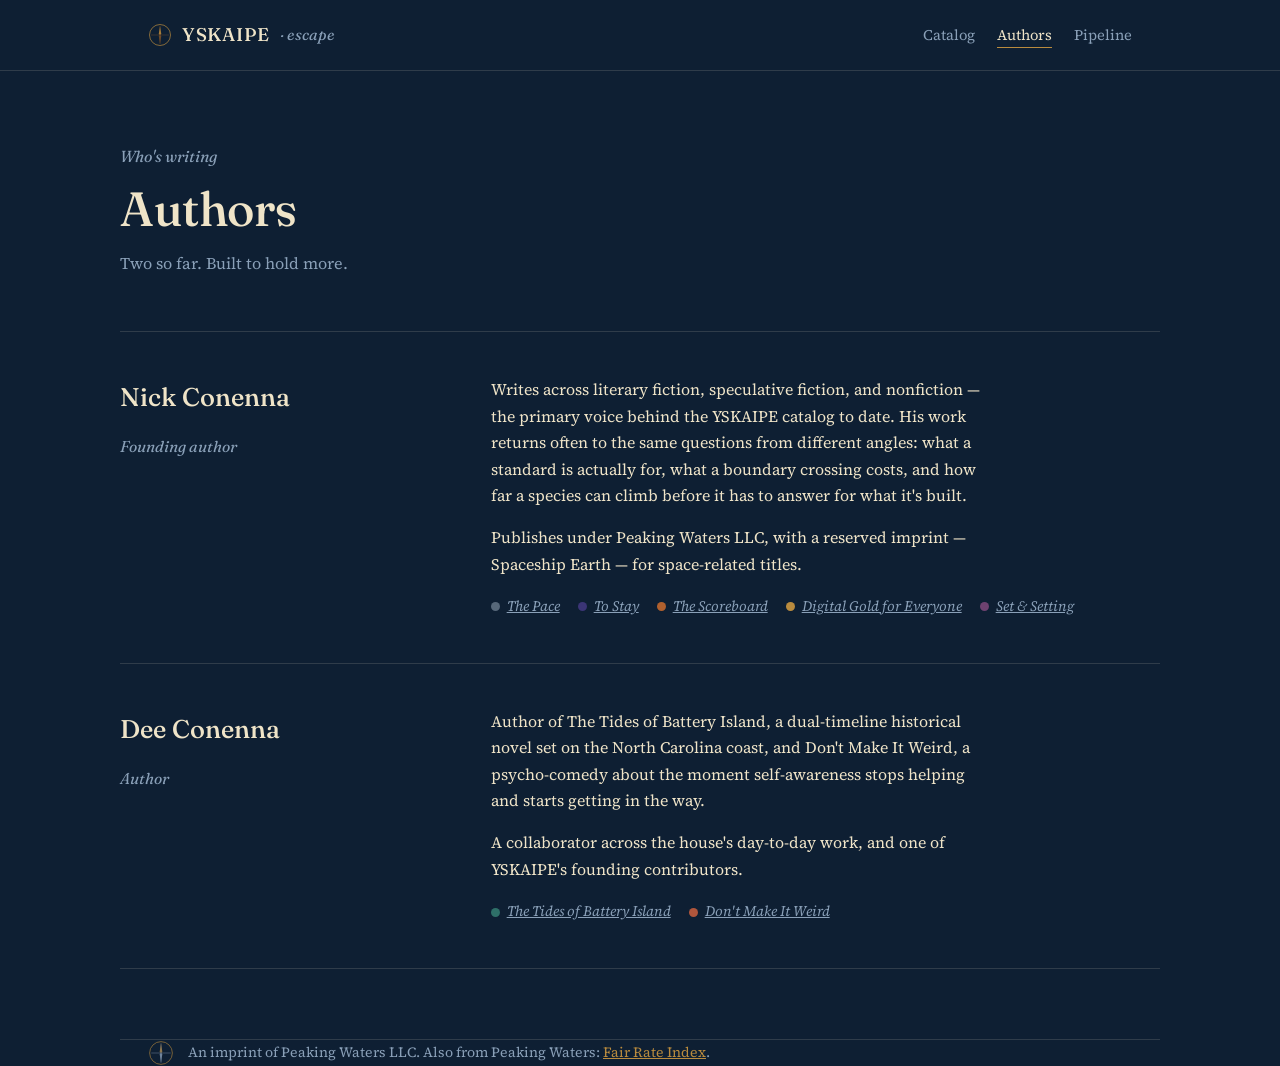
<file: archives/authors.html>
<!doctype html>
<html lang="en">
<head>
<meta charset="utf-8">
<meta name="viewport" content="width=device-width, initial-scale=1.0">
<title>Authors — YSKAIPE</title>
<meta name="description" content="The authors of YSKAIPE — Nick Conenna and Dee Conenna.">
<link rel="preconnect" href="https://fonts.googleapis.com">
<link rel="preconnect" href="https://fonts.gstatic.com" crossorigin>
<link href="https://fonts.googleapis.com/css2?family=Fraunces:ital,opsz,wght@0,9..144,400;0,9..144,500;0,9..144,600;1,9..144,400;1,9..144,500&family=Source+Serif+4:ital,wght@0,400;0,600;1,400&display=swap" rel="stylesheet">
<style>
  :root{
    --navy:#0E1F33; --navy-line:rgba(243,233,210,0.14);
    --cream-text:#EFE4C8; --gold:#B98B3E; --navy-soft:#8AA0B8;
  }
  *{box-sizing:border-box;}
  body{margin:0; background:var(--navy); color:var(--cream-text); font-family:"Source Serif 4", Georgia, serif; font-size:17px; line-height:1.65; -webkit-font-smoothing:antialiased;}
  a{color:var(--gold);}
  a:focus-visible, button:focus-visible{outline:2px solid var(--gold); outline-offset:3px;}
  h1,h2,h3{font-family:"Fraunces", Georgia, serif; font-weight:500; margin:0; color:var(--cream-text);}
  .wrap{max-width:1040px; margin:0 auto; padding:0 28px;}

  header.bar{border-bottom:1px solid var(--navy-line);}
  .bar-inner{max-width:1040px; margin:0 auto; padding:20px 28px; display:flex; align-items:center; justify-content:space-between; gap:24px; flex-wrap:wrap;}
  .wordmark{display:flex; align-items:center; gap:10px; font-family:"Fraunces", Georgia, serif; font-size:1.15rem; letter-spacing:0.04em; color:var(--cream-text); font-weight:500;}
  .wordmark span{color:var(--navy-soft); font-style:italic; font-weight:400; letter-spacing:0; font-size:0.85em;}
  .wordmark a{color:inherit; text-decoration:none; display:flex; align-items:center; gap:10px;}
  .mark{width:24px; height:24px; flex-shrink:0;}
  nav.top{display:flex; gap:22px; font-size:0.92rem;}
  nav.top a{color:var(--navy-soft); text-decoration:none; border-bottom:1px solid transparent;}
  nav.top a:hover, nav.top a.here{color:var(--cream-text); border-bottom-color:var(--gold);}

  .page-head{padding:56px 0 18px;}
  .page-head .eyebrow{font-family:"Fraunces", Georgia, serif; font-style:italic; color:var(--navy-soft); font-size:1rem; margin-bottom:14px;}
  .page-head h1{font-size:clamp(2.1rem, 4.6vw, 3rem); line-height:1.05; letter-spacing:-0.01em;}
  .page-head p.dek{margin-top:16px; max-width:60ch; color:var(--navy-soft); font-size:1.02rem;}

  section.authors-list{padding:20px 0 70px;}
  .author-entry{padding:44px 0; border-top:1px solid var(--navy-line); display:grid; grid-template-columns:1fr 2fr; gap:36px;}
  .author-entry:last-child{border-bottom:1px solid var(--navy-line);}
  .author-entry h2{font-size:1.6rem; margin-bottom:8px;}
  .author-entry .role{font-family:"Fraunces", Georgia, serif; font-style:italic; color:var(--navy-soft); font-size:0.98rem;}
  .author-entry .bio p{margin:0 0 1em; max-width:62ch; font-size:1rem; color:var(--cream-text);}
  .author-entry .bio p:last-child{margin-bottom:0;}
  .works{margin-top:18px; display:flex; flex-wrap:wrap; gap:10px 18px;}
  .works .work-tag{display:flex; align-items:center; gap:7px; font-size:0.9rem; font-style:italic; color:var(--navy-soft);}
  .works .dot{width:9px; height:9px; border-radius:50%; display:inline-block; flex-shrink:0;}
  .works a{color:inherit;}

  @media (max-width:680px){
    .author-entry{grid-template-columns:1fr; gap:14px;}
  }

  footer{border-top:1px solid var(--navy-line); padding:34px 0 42px; font-size:0.88rem; color:var(--navy-soft); display:flex; align-items:center; gap:14px;}
  footer .mark{width:26px; height:26px; opacity:0.8;}
  footer a{color:var(--gold);}
</style>
</head>
<body>

<header class="bar">
  <div class="bar-inner">
    <div class="wordmark"><a href="index.html">
      <svg class="mark" viewBox="0 0 48 48" aria-hidden="true">
        <circle cx="24" cy="24" r="21" fill="none" stroke="#B98B3E" stroke-width="1.4"/>
        <path d="M24 6 L26.5 22 L24 24 L21.5 22 Z" fill="#B98B3E"/>
        <path d="M24 42 L21.5 26 L24 24 L26.5 26 Z" fill="#6E4B2A"/>
        <line x1="6" y1="24" x2="42" y2="24" stroke="#6E4B2A" stroke-width="0.9"/>
        <line x1="24" y1="6" x2="24" y2="42" stroke="#6E4B2A" stroke-width="0.9"/>
      </svg>
      YSKAIPE <span>· escape</span></a>
    </div>
    <nav class="top">
      <a href="catalog.html">Catalog</a>
      <a href="authors.html" class="here">Authors</a>
      <a href="pipeline.html">Pipeline</a>
    </nav>
  </div>
</header>

<main>
  <section class="page-head wrap">
    <p class="eyebrow">Who's writing</p>
    <h1>Authors</h1>
    <p class="dek">Two so far. Built to hold more.</p>
  </section>

  <section class="authors-list wrap">
    <div class="author-entry">
      <div>
        <h2>Nick Conenna</h2>
        <p class="role">Founding author</p>
      </div>
      <div class="bio">
        <p>Writes across literary fiction, speculative fiction, and nonfiction — the primary voice behind the YSKAIPE catalog to date. His work returns often to the same questions from different angles: what a standard is actually for, what a boundary crossing costs, and how far a species can climb before it has to answer for what it's built.</p>
        <p>Publishes under Peaking Waters LLC, with a reserved imprint — Spaceship Earth — for space-related titles.</p>
        <div class="works">
          <span class="work-tag"><span class="dot" style="background:#57687A"></span><a href="catalog.html">The Pace</a></span>
          <span class="work-tag"><span class="dot" style="background:#3B3576"></span><a href="catalog.html">To Stay</a></span>
          <span class="work-tag"><span class="dot" style="background:#B0602E"></span><a href="catalog.html">The Scoreboard</a></span>
          <span class="work-tag"><span class="dot" style="background:#B98B3E"></span><a href="catalog.html">Digital Gold for Everyone</a></span>
          <span class="work-tag"><span class="dot" style="background:#6E4270"></span><a href="catalog.html">Set &amp; Setting</a></span>
        </div>
      </div>
    </div>

    <div class="author-entry">
      <div>
        <h2>Dee Conenna</h2>
        <p class="role">Author</p>
      </div>
      <div class="bio">
        <p>Author of The Tides of Battery Island, a dual-timeline historical novel set on the North Carolina coast, and Don't Make It Weird, a psycho-comedy about the moment self-awareness stops helping and starts getting in the way.</p>
        <p>A collaborator across the house's day-to-day work, and one of YSKAIPE's founding contributors.</p>
        <div class="works">
          <span class="work-tag"><span class="dot" style="background:#2E6F68"></span><a href="index.html">The Tides of Battery Island</a></span>
          <span class="work-tag"><span class="dot" style="background:#B0563C"></span><a href="catalog.html">Don't Make It Weird</a></span>
        </div>
      </div>
    </div>
  </section>
</main>

<footer class="wrap">
  <svg class="mark" viewBox="0 0 48 48" aria-hidden="true">
    <circle cx="24" cy="24" r="21" fill="none" stroke="#B98B3E" stroke-width="1.4"/>
    <path d="M24 6 L26.5 22 L24 24 L21.5 22 Z" fill="#B98B3E"/>
    <path d="M24 42 L21.5 26 L24 24 L26.5 26 Z" fill="#8AA0B8"/>
    <line x1="6" y1="24" x2="42" y2="24" stroke="#8AA0B8" stroke-width="0.9"/>
    <line x1="24" y1="6" x2="24" y2="42" stroke="#8AA0B8" stroke-width="0.9"/>
  </svg>
  <span>An imprint of Peaking Waters LLC. Also from Peaking Waters: <a href="https://fairrateindex.com">Fair Rate Index</a>.</span>
</footer>

</body>
</html>
</file>
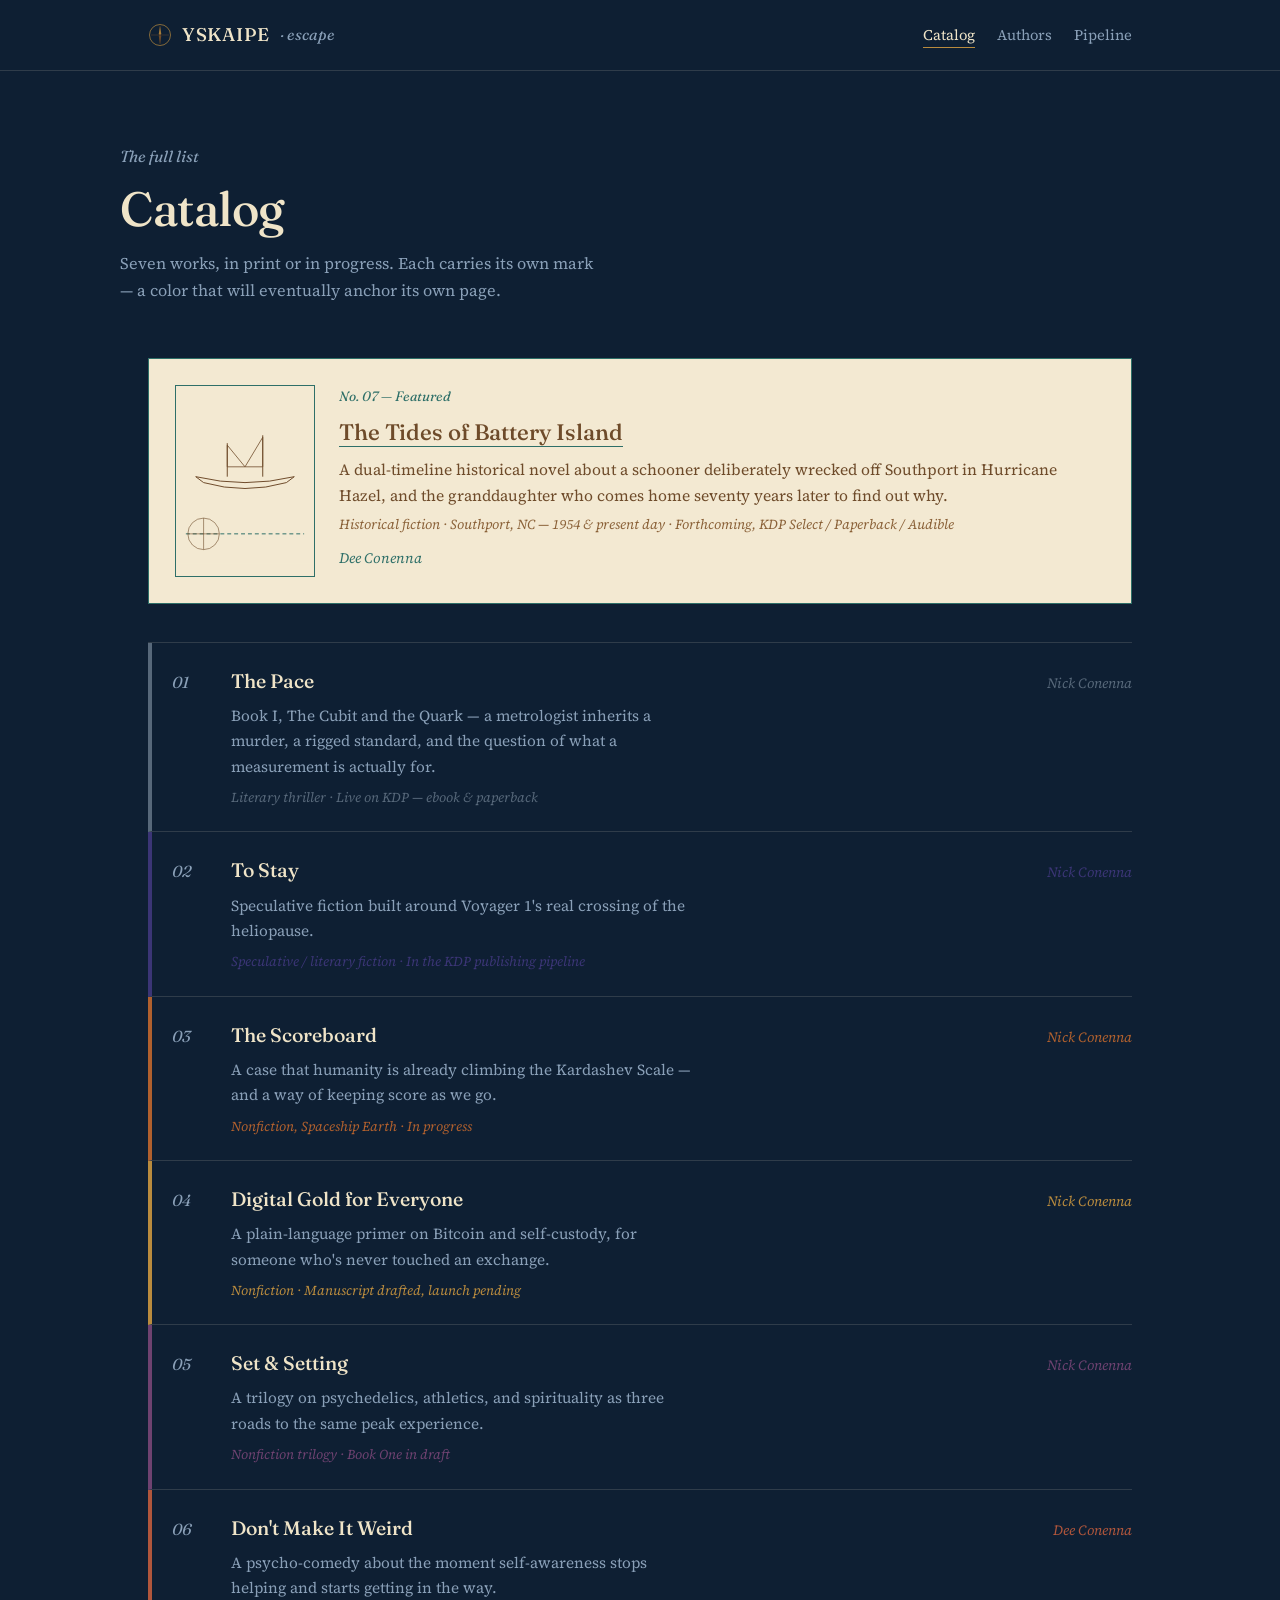
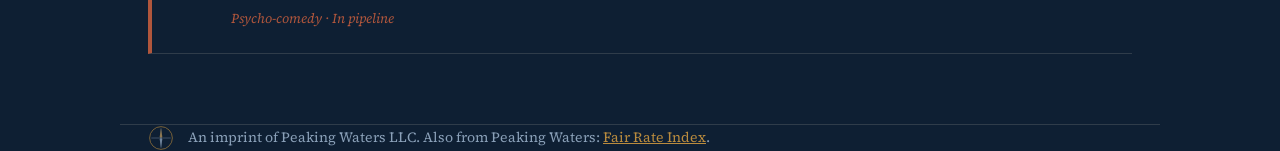
<file: archives/catalog.html>
<!doctype html>
<html lang="en">
<head>
<meta charset="utf-8">
<meta name="viewport" content="width=device-width, initial-scale=1.0">
<title>Catalog — YSKAIPE</title>
<meta name="description" content="The full YSKAIPE catalog — seven works in print or in progress.">
<link rel="preconnect" href="https://fonts.googleapis.com">
<link rel="preconnect" href="https://fonts.gstatic.com" crossorigin>
<link href="https://fonts.googleapis.com/css2?family=Fraunces:ital,opsz,wght@0,9..144,400;0,9..144,500;0,9..144,600;1,9..144,400;1,9..144,500&family=Source+Serif+4:ital,wght@0,400;0,600;1,400&display=swap" rel="stylesheet">
<style>
  :root{
    --navy:#0E1F33; --navy-line:rgba(243,233,210,0.14);
    --cream:#F3E9D2; --cream-2:#EAD9AF;
    --cream-text:#EFE4C8; --sepia:#6E4B2A; --sepia-soft:#8B6239;
    --gold:#B98B3E; --navy-soft:#8AA0B8;
  }
  *{box-sizing:border-box;}
  html{scroll-behavior:smooth;}
  body{margin:0; background:var(--navy); color:var(--cream-text); font-family:"Source Serif 4", Georgia, serif; font-size:17px; line-height:1.65; -webkit-font-smoothing:antialiased;}
  a{color:var(--gold);}
  a:focus-visible, button:focus-visible{outline:2px solid var(--gold); outline-offset:3px;}
  h1,h2,h3{font-family:"Fraunces", Georgia, serif; font-weight:500; margin:0; color:var(--cream-text);}
  .wrap{max-width:1040px; margin:0 auto; padding:0 28px;}

  header.bar{border-bottom:1px solid var(--navy-line);}
  .bar-inner{max-width:1040px; margin:0 auto; padding:20px 28px; display:flex; align-items:center; justify-content:space-between; gap:24px; flex-wrap:wrap;}
  .wordmark{display:flex; align-items:center; gap:10px; font-family:"Fraunces", Georgia, serif; font-size:1.15rem; letter-spacing:0.04em; color:var(--cream-text); font-weight:500;}
  .wordmark span{color:var(--navy-soft); font-style:italic; font-weight:400; letter-spacing:0; font-size:0.85em;}
  .wordmark a{color:inherit; text-decoration:none; display:flex; align-items:center; gap:10px;}
  .mark{width:24px; height:24px; flex-shrink:0;}
  nav.top{display:flex; gap:22px; font-size:0.92rem;}
  nav.top a{color:var(--navy-soft); text-decoration:none; border-bottom:1px solid transparent;}
  nav.top a:hover, nav.top a.here{color:var(--cream-text); border-bottom-color:var(--gold);}

  .page-head{padding:56px 0 18px;}
  .page-head .eyebrow{font-family:"Fraunces", Georgia, serif; font-style:italic; color:var(--navy-soft); font-size:1rem; margin-bottom:14px;}
  .page-head h1{font-size:clamp(2.1rem, 4.6vw, 3rem); line-height:1.05; letter-spacing:-0.01em;}
  .page-head p.dek{margin-top:16px; max-width:60ch; color:var(--navy-soft); font-size:1.02rem;}

  section.catalog-list{padding:20px 0 70px;}

  /* ---- featured card — its own cream page within the catalog ---- */
  .feature-card{
    --accent:#2E6F68;
    background:var(--cream); color:var(--sepia);
    display:grid; grid-template-columns:140px 1fr; gap:24px;
    padding:26px; margin-bottom:38px; border:1px solid var(--accent);
  }
  .feature-card .thumb{border:1px solid var(--accent); background:#F3E9D2;}
  .feature-card .thumb svg{display:block; width:100%; height:auto;}
  .feature-card .eyebrow-mini{font-family:"Fraunces", Georgia, serif; font-style:italic; color:var(--accent); font-size:0.85rem; margin-bottom:6px;}
  .feature-card h3{color:var(--sepia); font-size:1.4rem; margin-bottom:6px;}
  .feature-card h3 a{color:inherit; text-decoration:none; border-bottom:1px solid var(--accent);}
  .feature-card p{margin:0 0 6px; font-size:0.98rem; color:var(--sepia);}
  .feature-card .meta{font-size:0.86rem; font-style:italic; color:var(--sepia-soft);}
  .feature-card .author{margin-top:10px; font-size:0.9rem; font-style:italic; color:var(--accent);}

  /* ---- ordinary rows — each title keeps its own spine color ---- */
  ol.list{list-style:none; margin:0; padding:0; border-top:1px solid var(--navy-line);}
  ol.list li{
    border-left:4px solid var(--accent, var(--gold));
    border-bottom:1px solid var(--navy-line);
    padding:22px 0 22px 20px;
    display:grid; grid-template-columns:2.4em 1fr auto; gap:18px; align-items:baseline;
  }
  ol.list .num{font-family:"Fraunces", Georgia, serif; font-style:italic; color:var(--navy-soft); font-size:1rem;}
  ol.list .work h3{color:var(--cream-text); font-size:1.22rem; font-weight:500; margin-bottom:6px;}
  ol.list .work p{margin:0; font-size:0.96rem; color:var(--navy-soft); max-width:58ch;}
  ol.list .work .meta{margin-top:8px; font-size:0.85rem; color:var(--accent); font-style:italic;}
  ol.list .author{font-size:0.88rem; color:var(--accent); font-style:italic; white-space:nowrap; text-align:right;}

  footer{border-top:1px solid var(--navy-line); padding:34px 0 42px; font-size:0.88rem; color:var(--navy-soft); display:flex; align-items:center; gap:14px;}
  footer .mark{width:26px; height:26px; opacity:0.8;}
  footer a{color:var(--gold);}

  @media (max-width:640px){
    ol.list li{grid-template-columns:2em 1fr; row-gap:6px;}
    ol.list .author{grid-column:2; text-align:left;}
    .feature-card{grid-template-columns:1fr; }
    .feature-card .thumb{max-width:180px;}
  }
</style>
</head>
<body>

<header class="bar">
  <div class="bar-inner">
    <div class="wordmark"><a href="index.html">
      <svg class="mark" viewBox="0 0 48 48" aria-hidden="true">
        <circle cx="24" cy="24" r="21" fill="none" stroke="#B98B3E" stroke-width="1.4"/>
        <path d="M24 6 L26.5 22 L24 24 L21.5 22 Z" fill="#B98B3E"/>
        <path d="M24 42 L21.5 26 L24 24 L26.5 26 Z" fill="#6E4B2A"/>
        <line x1="6" y1="24" x2="42" y2="24" stroke="#6E4B2A" stroke-width="0.9"/>
        <line x1="24" y1="6" x2="24" y2="42" stroke="#6E4B2A" stroke-width="0.9"/>
      </svg>
      YSKAIPE <span>· escape</span></a>
    </div>
    <nav class="top">
      <a href="catalog.html" class="here">Catalog</a>
      <a href="authors.html">Authors</a>
      <a href="pipeline.html">Pipeline</a>
    </nav>
  </div>
</header>

<main>
  <section class="page-head wrap">
    <p class="eyebrow">The full list</p>
    <h1>Catalog</h1>
    <p class="dek">Seven works, in print or in progress. Each carries its own mark — a color that will eventually anchor its own page.</p>
  </section>

  <section class="catalog-list">
    <div class="wrap">

      <div class="feature-card">
        <div class="thumb">
          <svg viewBox="0 0 140 180" xmlns="http://www.w3.org/2000/svg" aria-hidden="true">
            <rect width="140" height="180" fill="#F3E9D2"/>
            <path d="M20 92 Q70 104 120 92 L112 98 Q70 110 28 98 Z" stroke="#6E4B2A" stroke-width="1" fill="none"/>
            <line x1="52" y1="92" x2="52" y2="58" stroke="#6E4B2A" stroke-width="1"/>
            <line x1="88" y1="92" x2="88" y2="50" stroke="#6E4B2A" stroke-width="1"/>
            <path d="M52 60 L70 82 L52 82 Z" stroke="#6E4B2A" stroke-width="0.8" fill="none"/>
            <path d="M88 52 L70 82 L88 82 Z" stroke="#6E4B2A" stroke-width="0.8" fill="none"/>
            <line x1="10" y1="150" x2="130" y2="150" stroke="#2E6F68" stroke-width="1" stroke-dasharray="4 3"/>
            <g transform="translate(28,150)" stroke="#6E4B2A" stroke-width="0.6">
              <circle r="16" fill="none"/>
              <line x1="0" y1="-16" x2="0" y2="16"/><line x1="-16" y1="0" x2="16" y2="0"/>
            </g>
          </svg>
        </div>
        <div>
          <p class="eyebrow-mini">No. 07 — Featured</p>
          <h3><a href="index.html">The Tides of Battery Island</a></h3>
          <p>A dual-timeline historical novel about a schooner deliberately wrecked off Southport in Hurricane Hazel, and the granddaughter who comes home seventy years later to find out why.</p>
          <p class="meta">Historical fiction · Southport, NC — 1954 &amp; present day · Forthcoming, KDP Select / Paperback / Audible</p>
          <p class="author">Dee Conenna</p>
        </div>
      </div>

      <ol class="list">
        <li style="--accent:#57687A">
          <span class="num">01</span>
          <span class="work">
            <h3>The Pace</h3>
            <p>Book I, The Cubit and the Quark — a metrologist inherits a murder, a rigged standard, and the question of what a measurement is actually for.</p>
            <p class="meta">Literary thriller · Live on KDP — ebook &amp; paperback</p>
          </span>
          <span class="author">Nick Conenna</span>
        </li>
        <li style="--accent:#3B3576">
          <span class="num">02</span>
          <span class="work">
            <h3>To Stay</h3>
            <p>Speculative fiction built around Voyager 1's real crossing of the heliopause.</p>
            <p class="meta">Speculative / literary fiction · In the KDP publishing pipeline</p>
          </span>
          <span class="author">Nick Conenna</span>
        </li>
        <li style="--accent:#B0602E">
          <span class="num">03</span>
          <span class="work">
            <h3>The Scoreboard</h3>
            <p>A case that humanity is already climbing the Kardashev Scale — and a way of keeping score as we go.</p>
            <p class="meta">Nonfiction, Spaceship Earth · In progress</p>
          </span>
          <span class="author">Nick Conenna</span>
        </li>
        <li style="--accent:#B98B3E">
          <span class="num">04</span>
          <span class="work">
            <h3>Digital Gold for Everyone</h3>
            <p>A plain-language primer on Bitcoin and self-custody, for someone who's never touched an exchange.</p>
            <p class="meta">Nonfiction · Manuscript drafted, launch pending</p>
          </span>
          <span class="author">Nick Conenna</span>
        </li>
        <li style="--accent:#6E4270">
          <span class="num">05</span>
          <span class="work">
            <h3>Set &amp; Setting</h3>
            <p>A trilogy on psychedelics, athletics, and spirituality as three roads to the same peak experience.</p>
            <p class="meta">Nonfiction trilogy · Book One in draft</p>
          </span>
          <span class="author">Nick Conenna</span>
        </li>
        <li style="--accent:#B0563C">
          <span class="num">06</span>
          <span class="work">
            <h3>Don't Make It Weird</h3>
            <p>A psycho-comedy about the moment self-awareness stops helping and starts getting in the way.</p>
            <p class="meta">Psycho-comedy · In pipeline</p>
          </span>
          <span class="author">Dee Conenna</span>
        </li>
      </ol>
    </div>
  </section>
</main>

<footer class="wrap">
  <svg class="mark" viewBox="0 0 48 48" aria-hidden="true">
    <circle cx="24" cy="24" r="21" fill="none" stroke="#B98B3E" stroke-width="1.4"/>
    <path d="M24 6 L26.5 22 L24 24 L21.5 22 Z" fill="#B98B3E"/>
    <path d="M24 42 L21.5 26 L24 24 L26.5 26 Z" fill="#8AA0B8"/>
    <line x1="6" y1="24" x2="42" y2="24" stroke="#8AA0B8" stroke-width="0.9"/>
    <line x1="24" y1="6" x2="24" y2="42" stroke="#8AA0B8" stroke-width="0.9"/>
  </svg>
  <span>An imprint of Peaking Waters LLC. Also from Peaking Waters: <a href="https://fairrateindex.com">Fair Rate Index</a>.</span>
</footer>

</body>
</html>
</file>
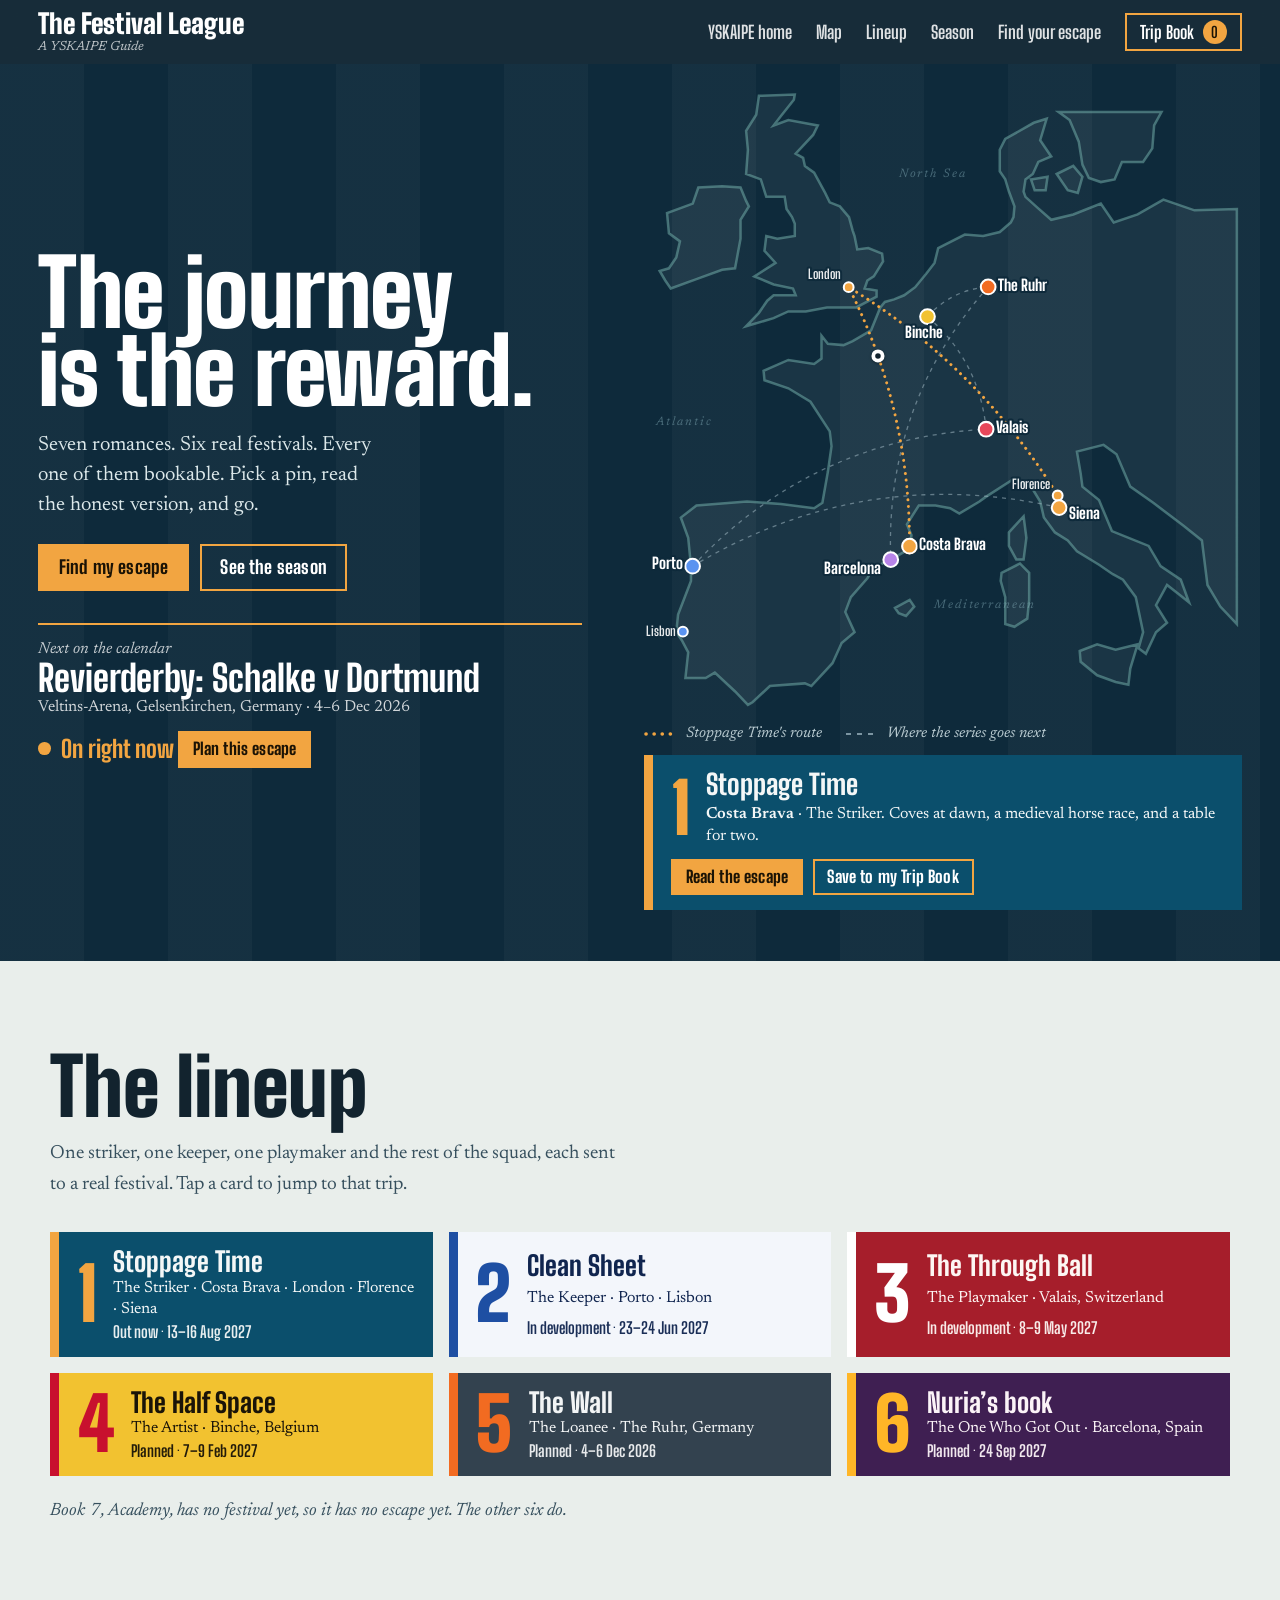
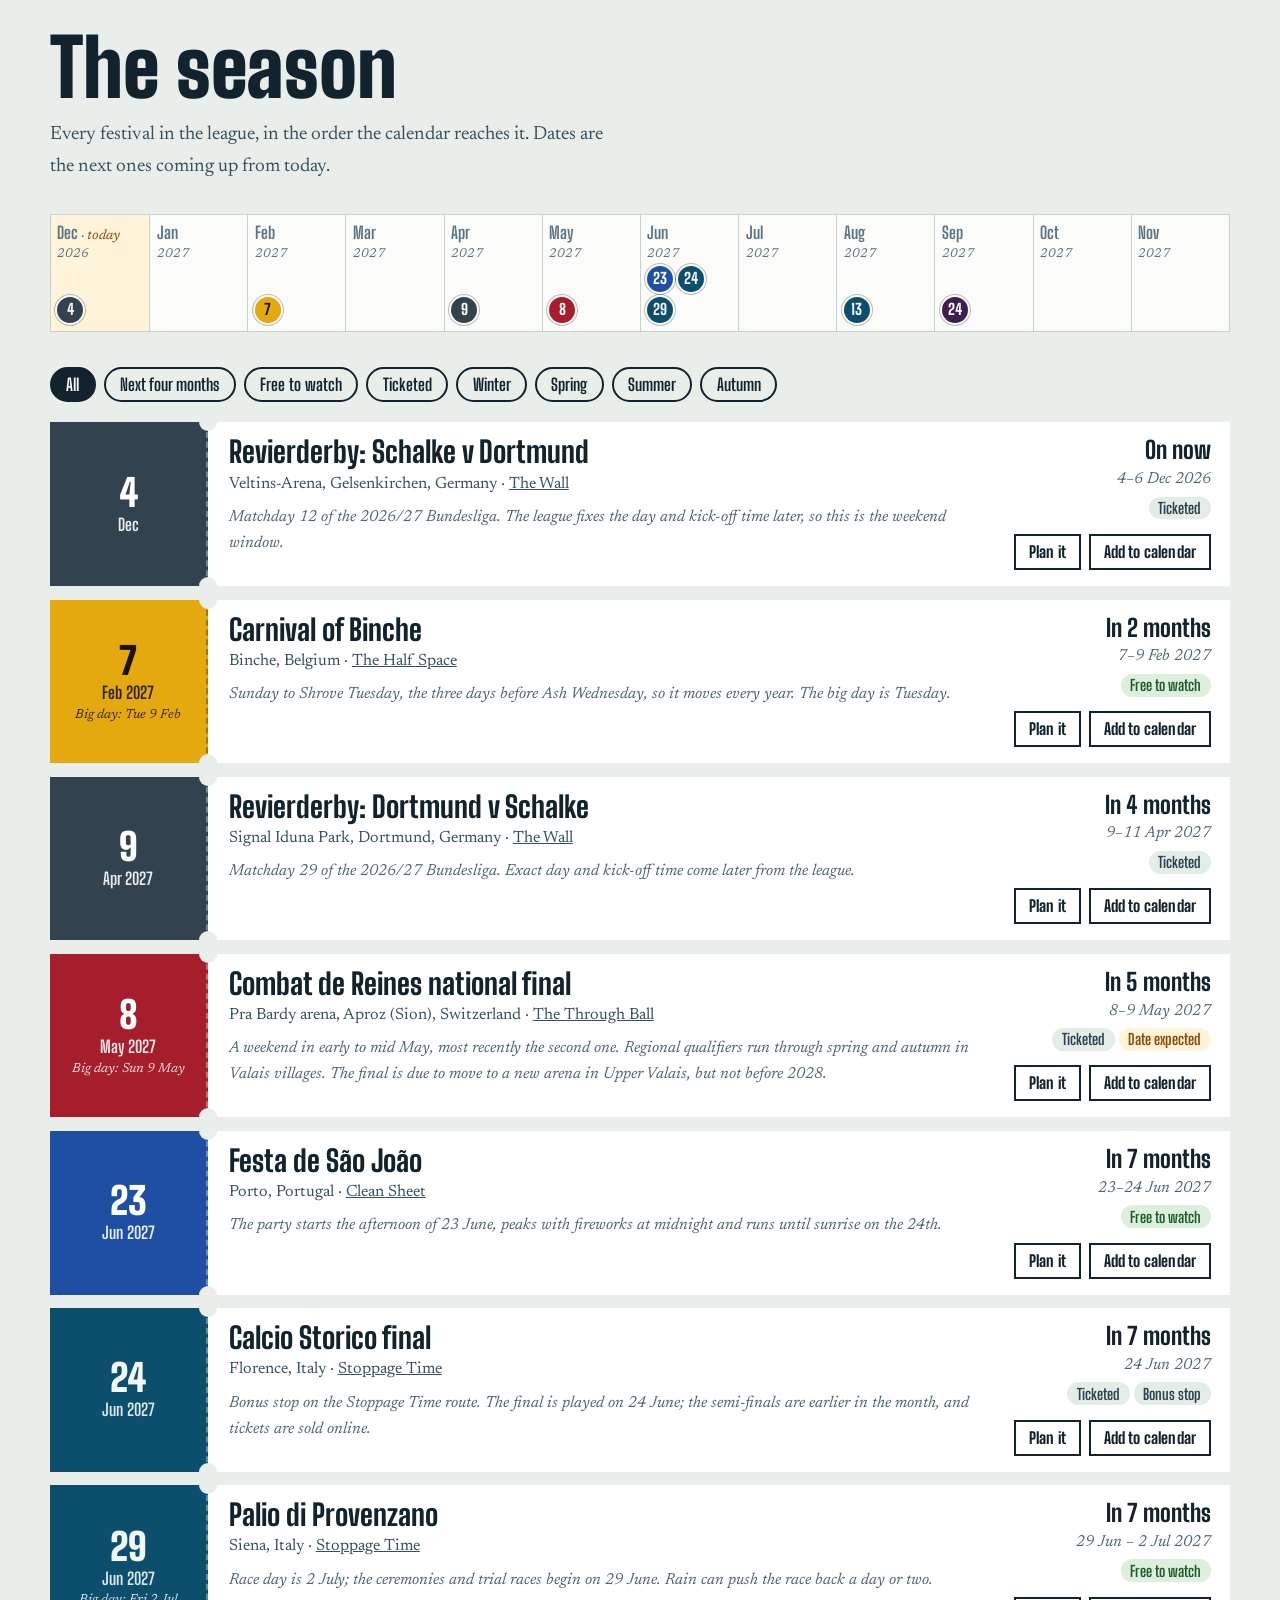
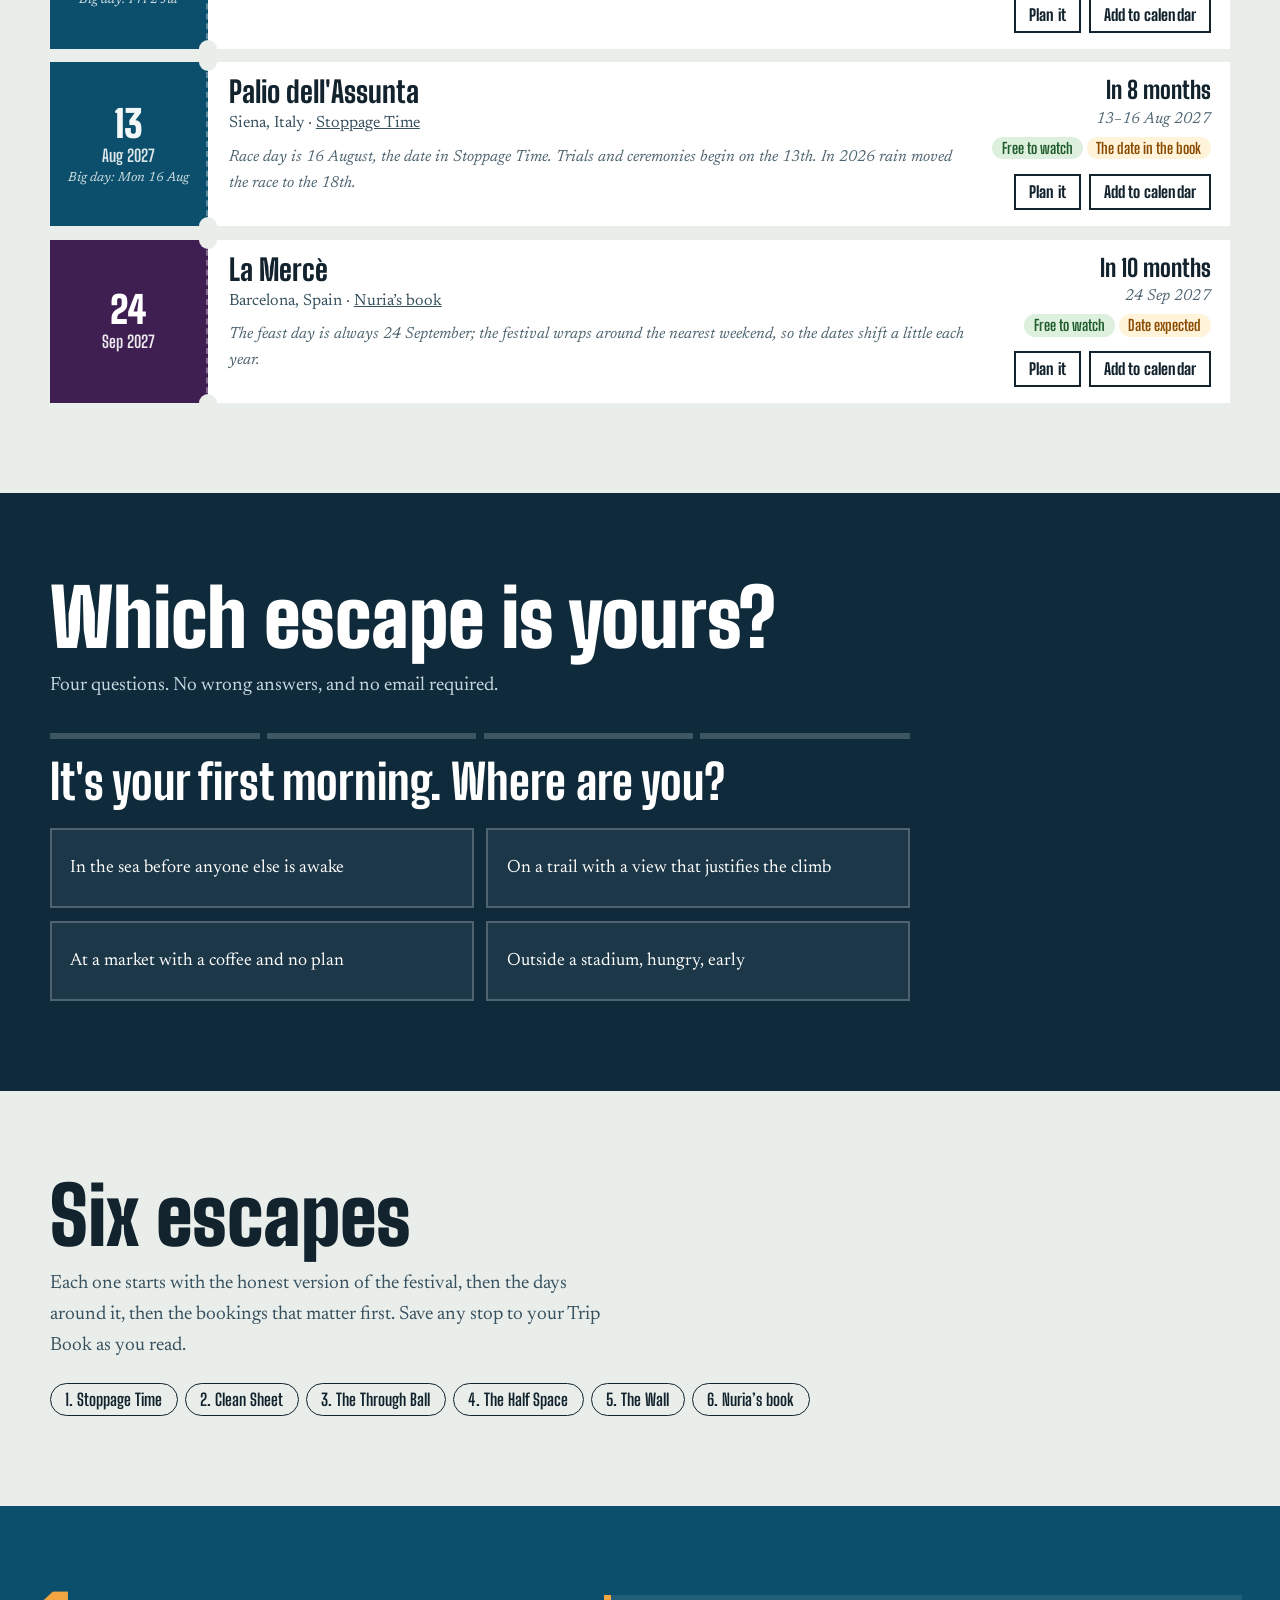
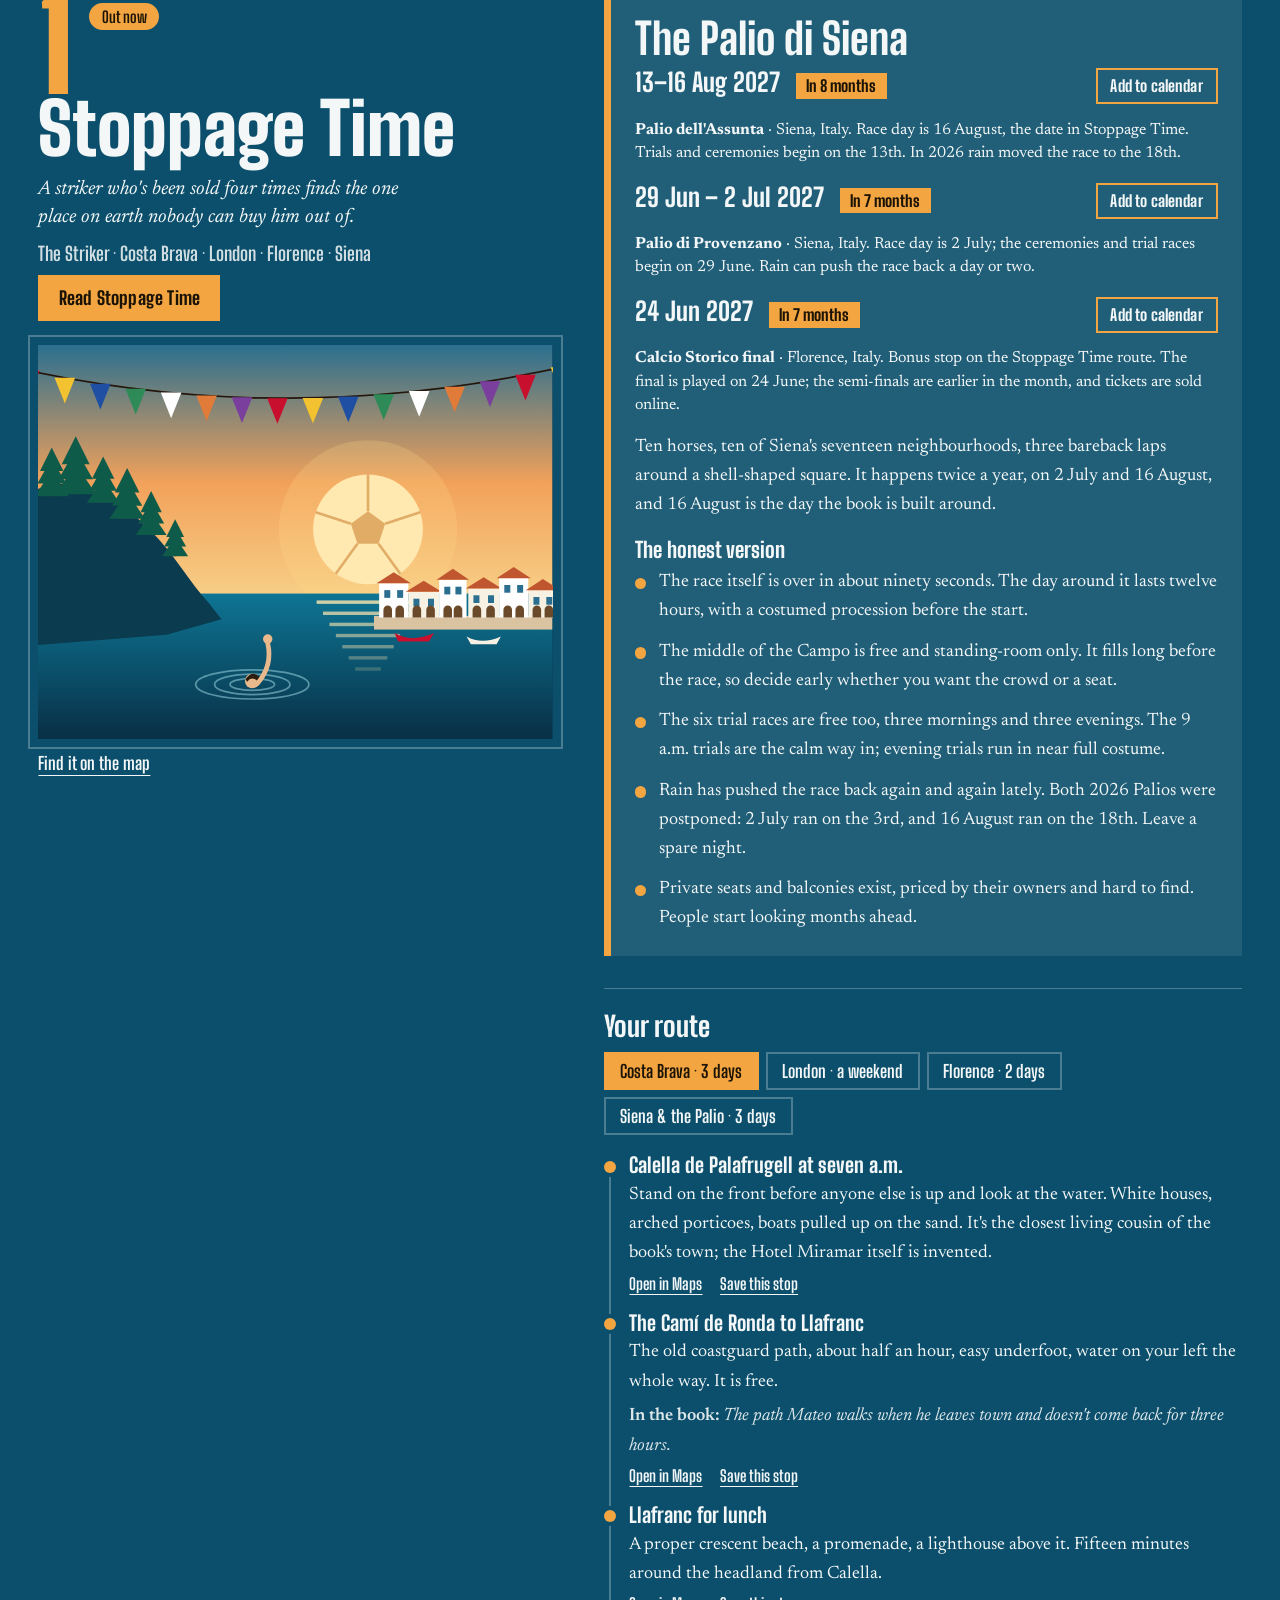
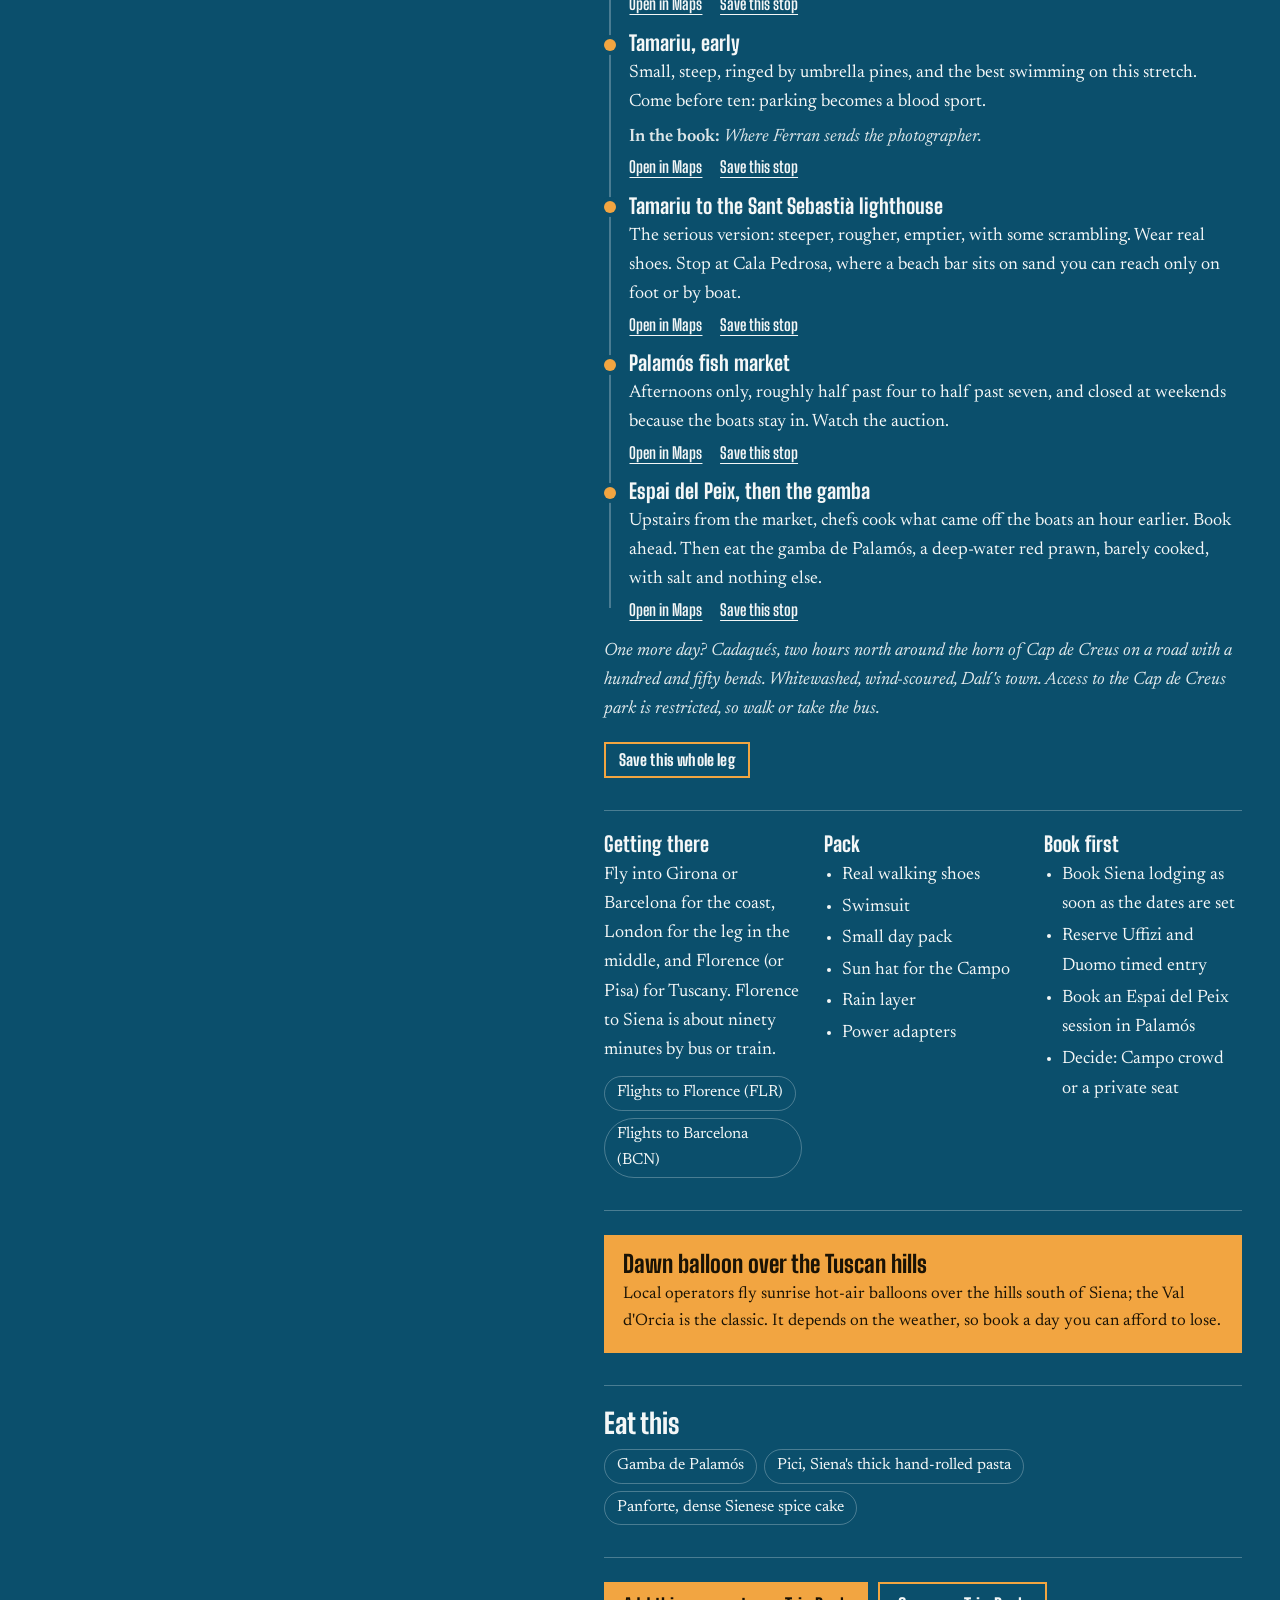
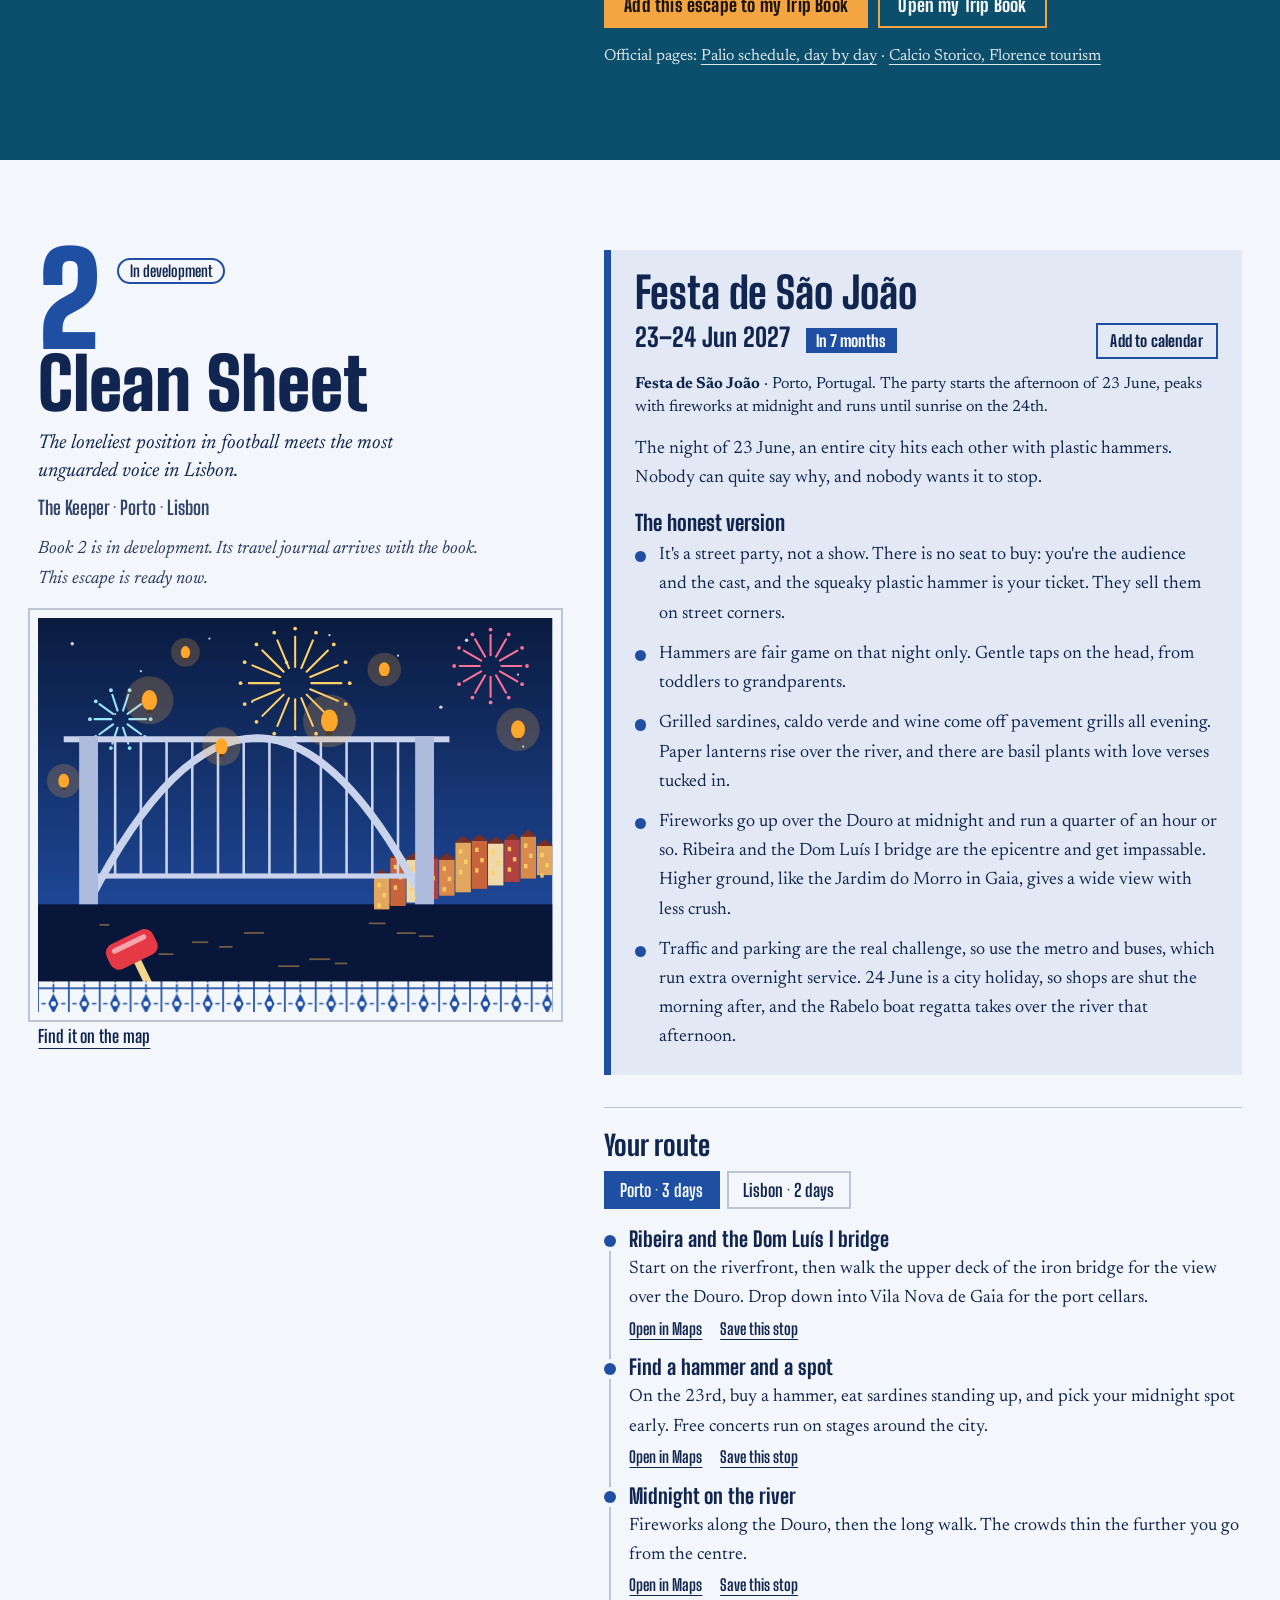
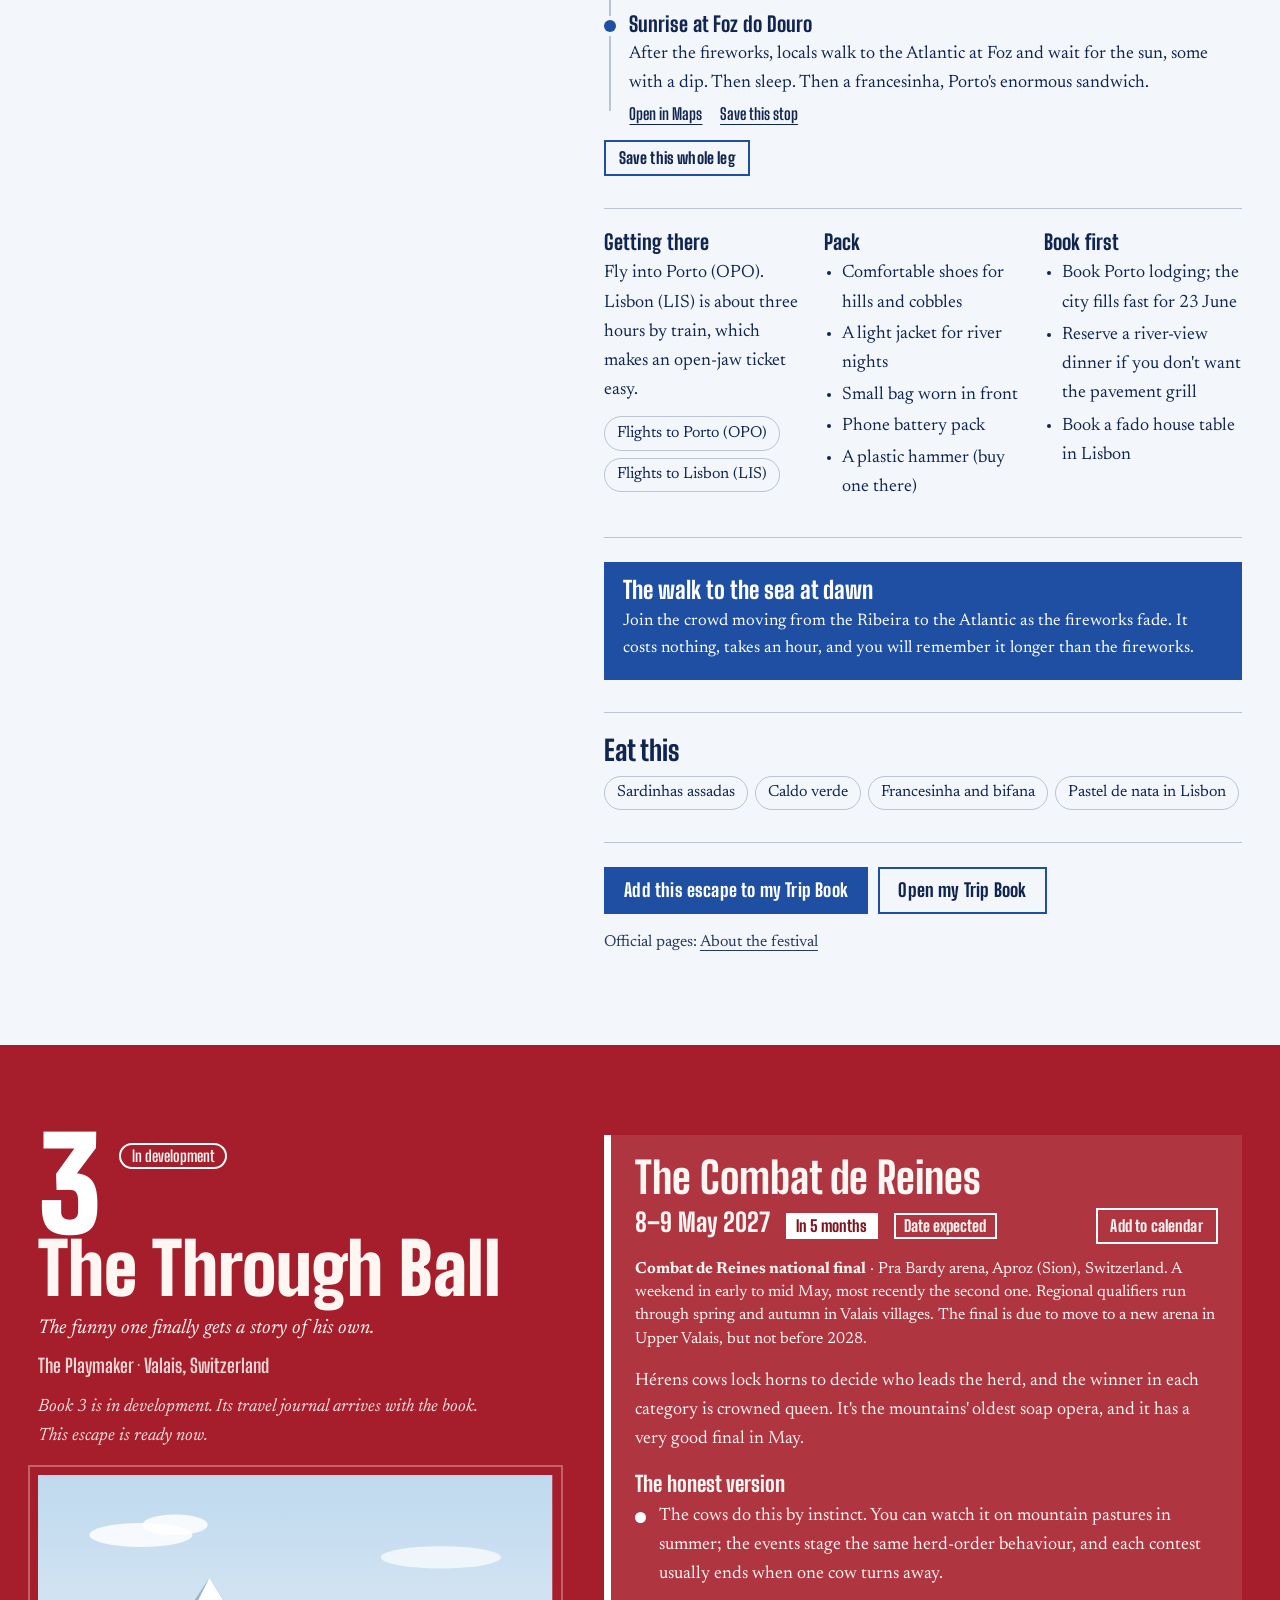
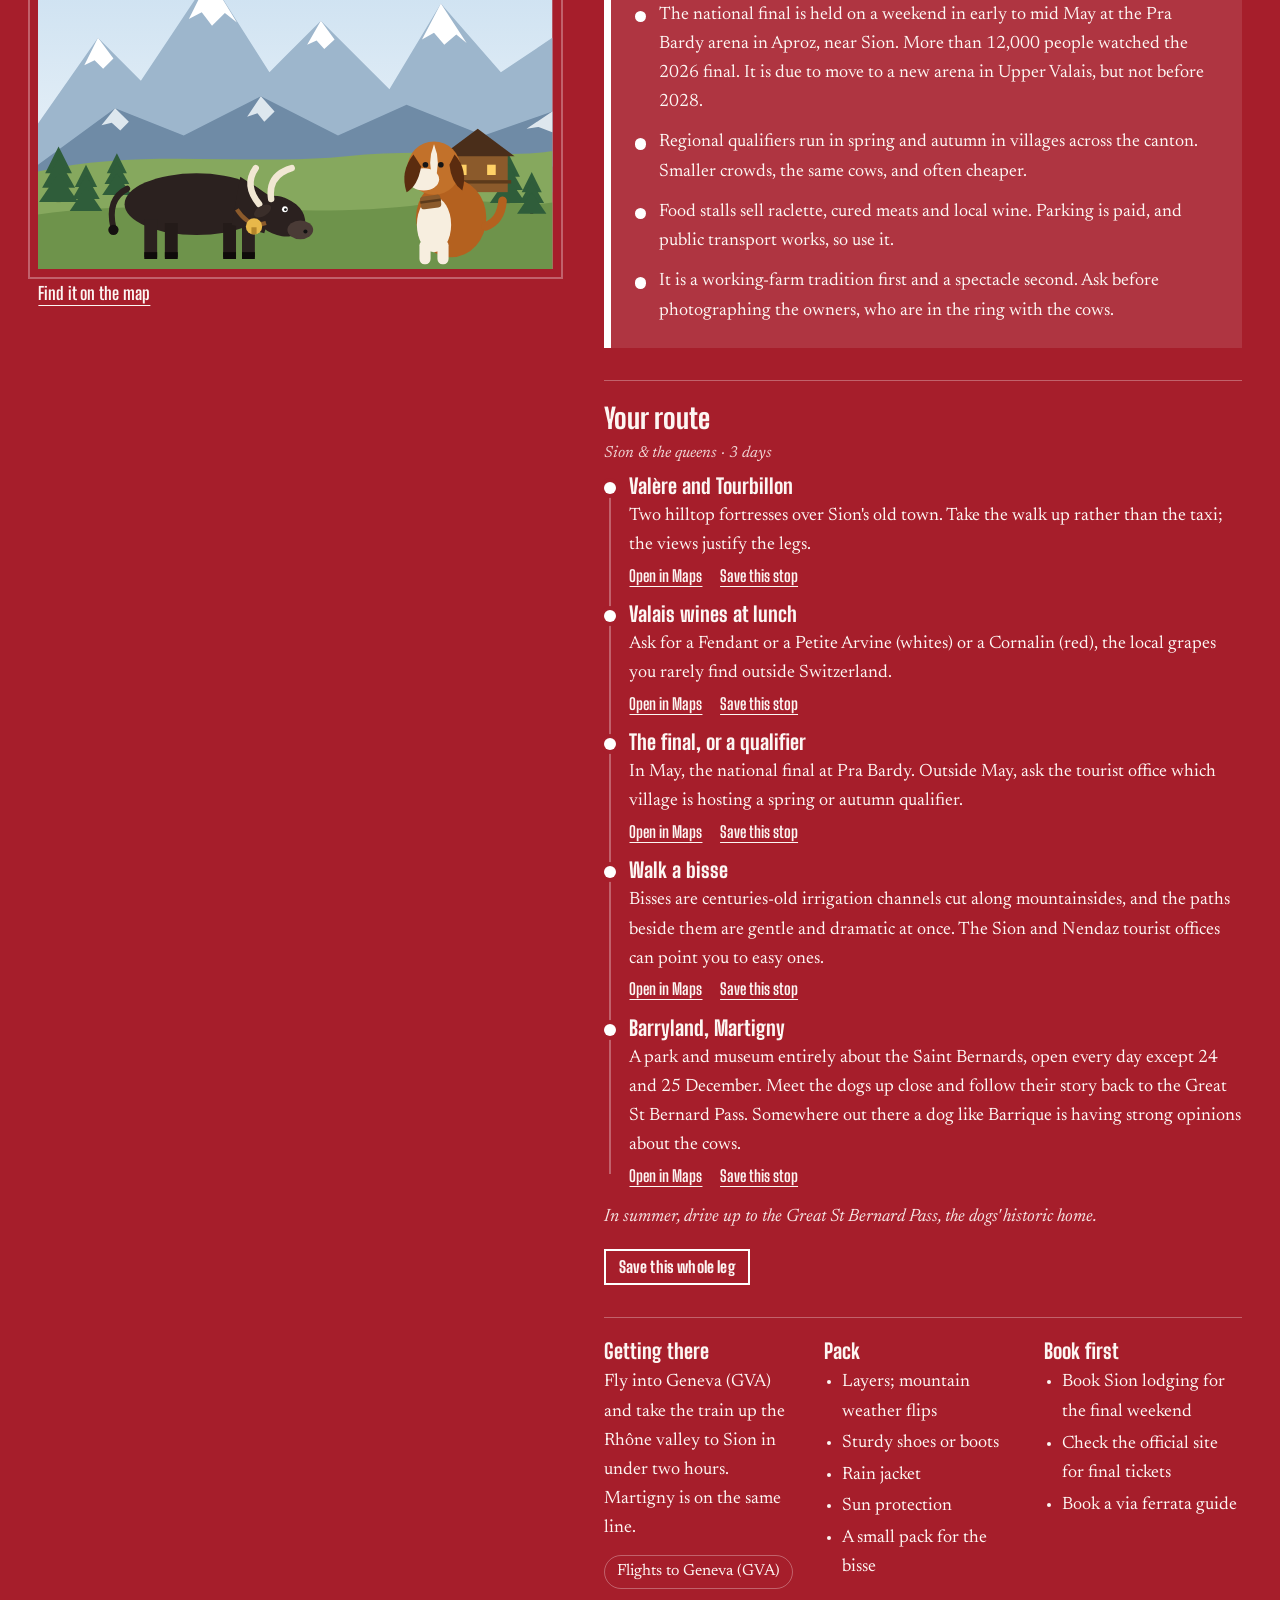
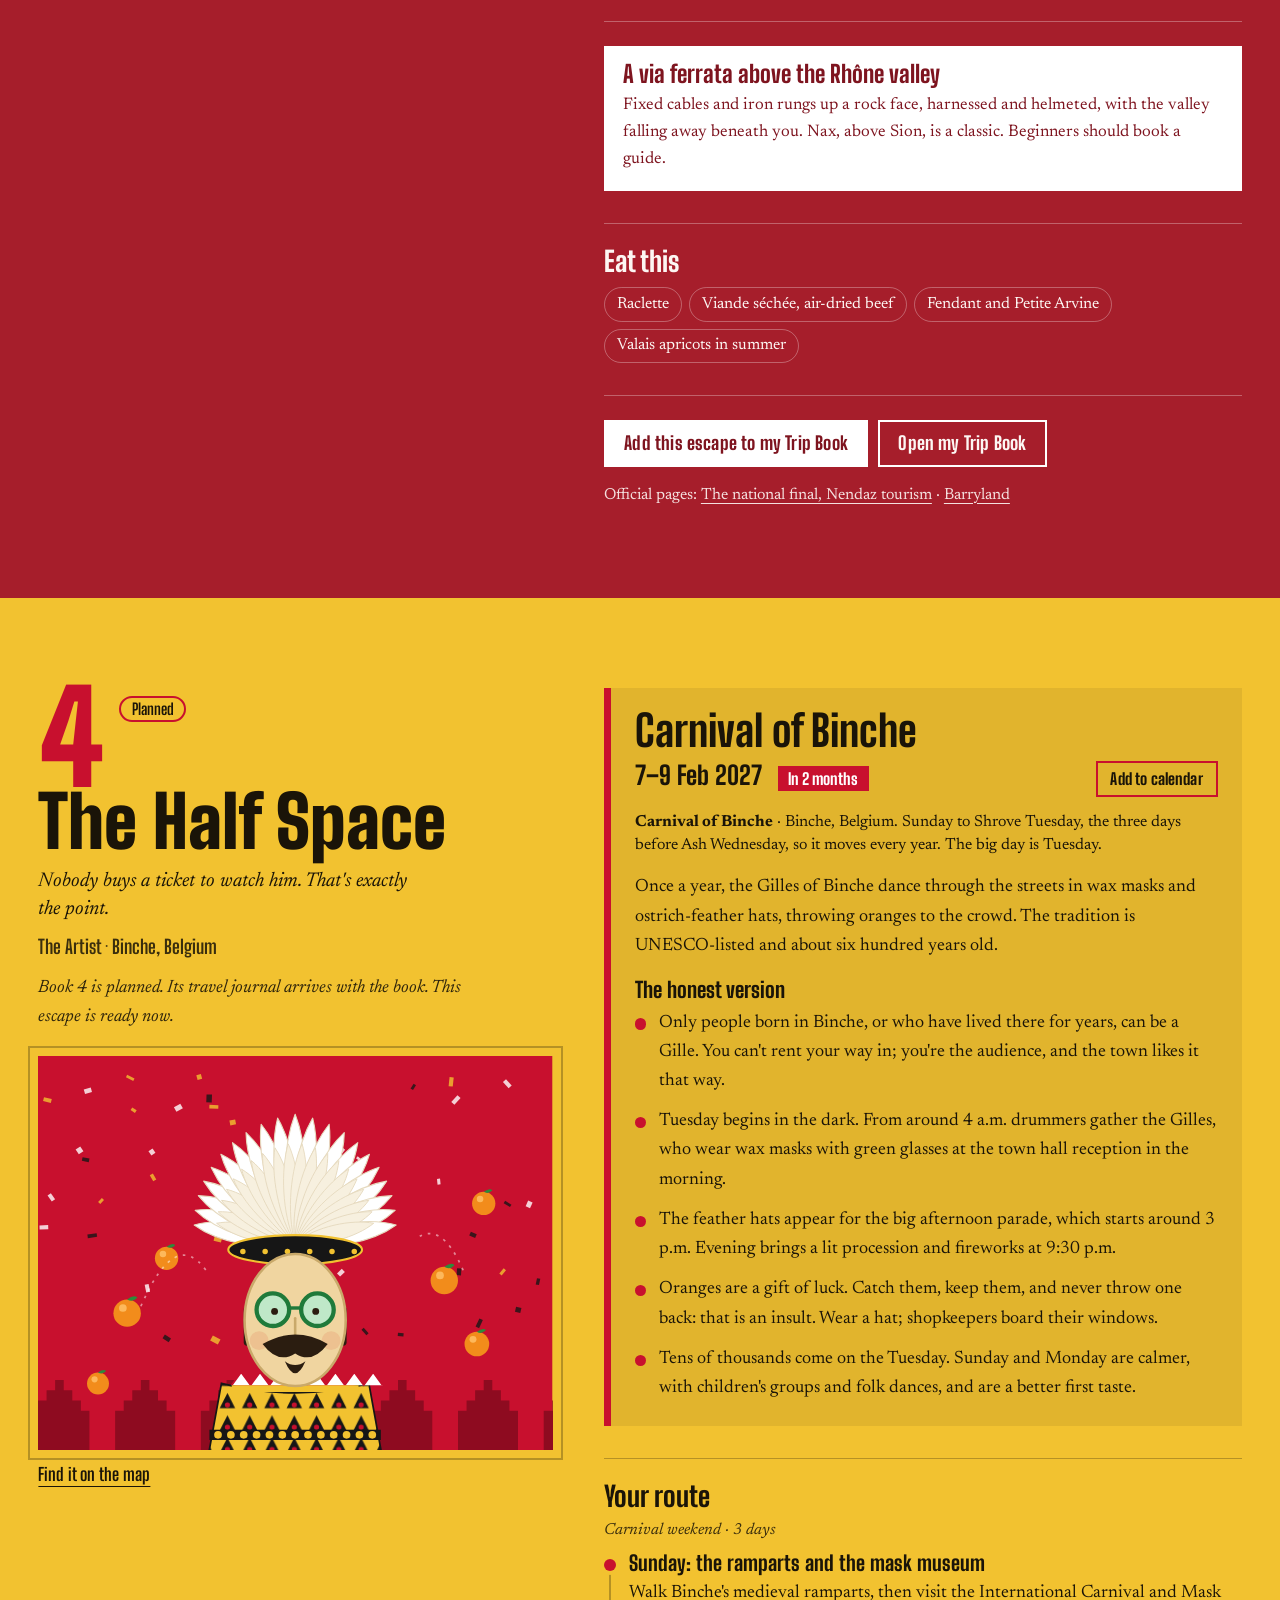
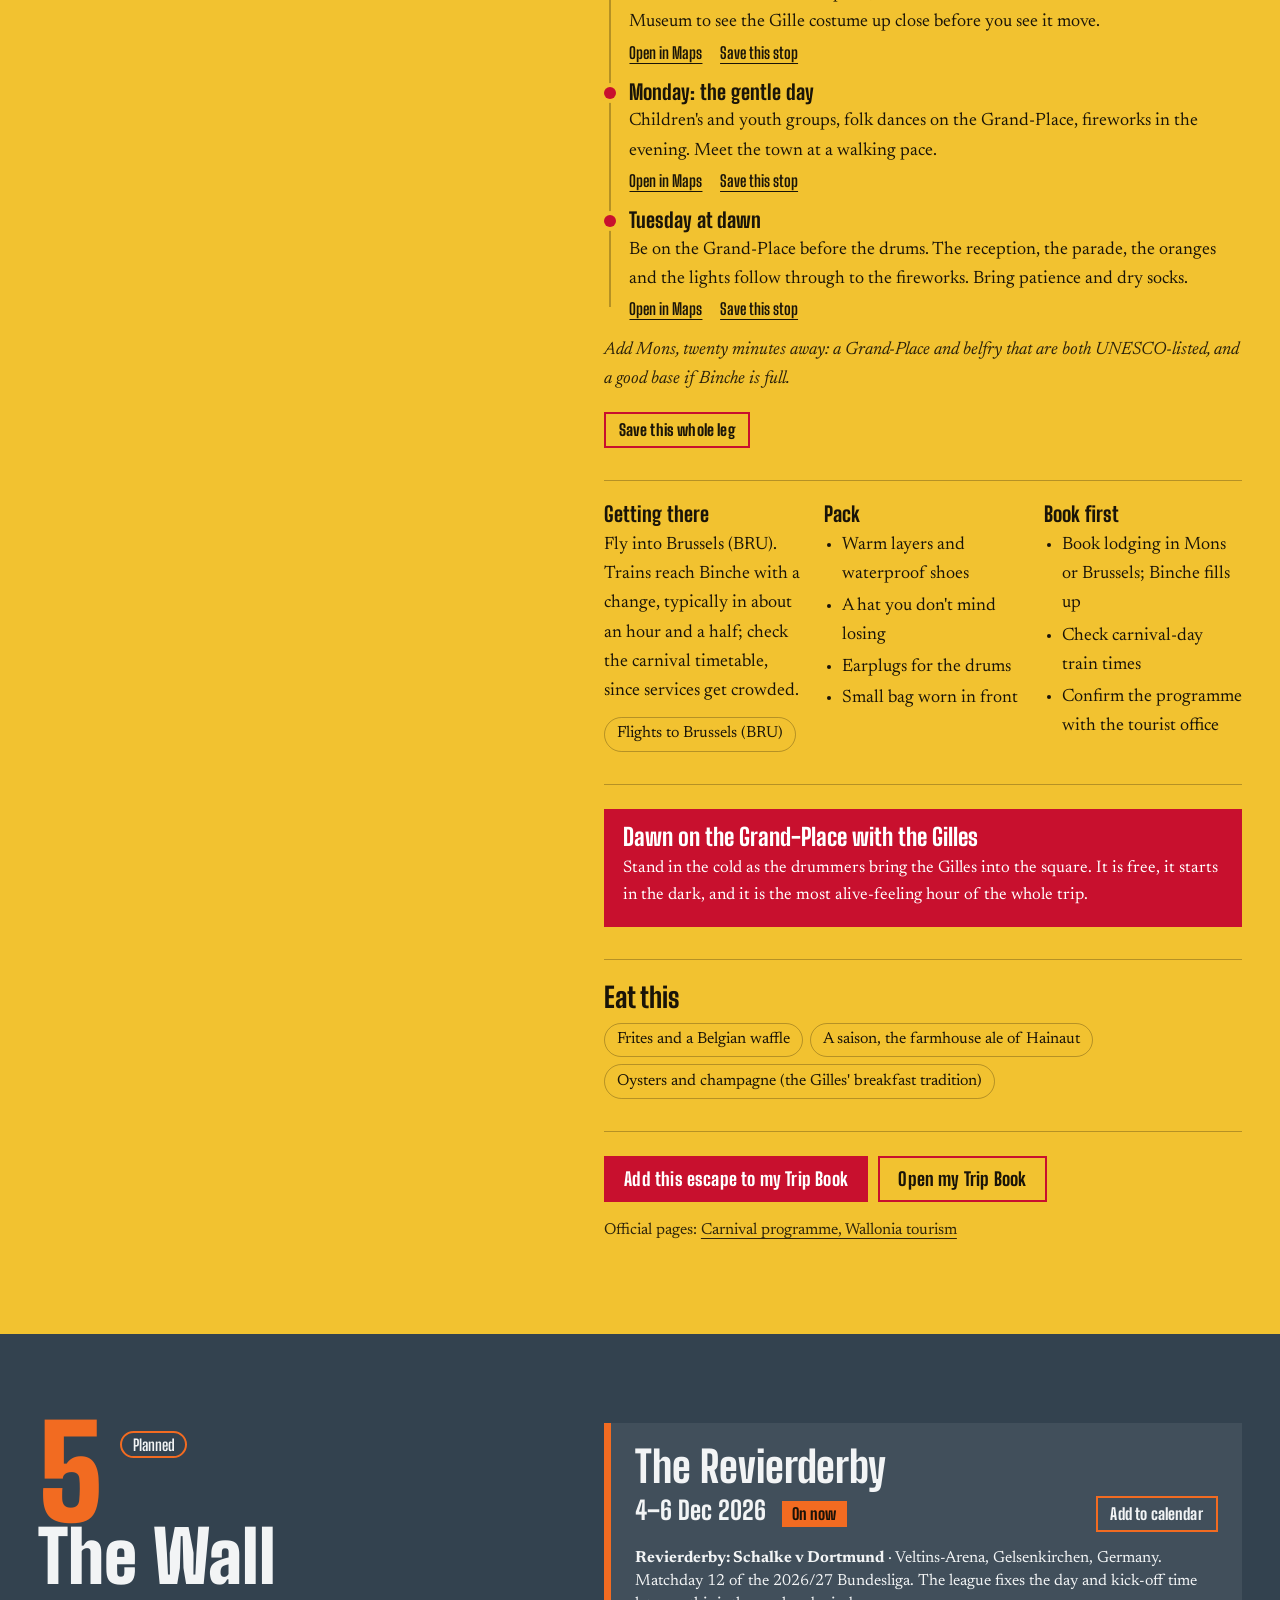
<file: series/festival-league.html>
<!DOCTYPE html>
<html lang="en">
<head>
<meta charset="utf-8">
<meta name="viewport" content="width=device-width, initial-scale=1">
<title>Festival League Trip Guide: Palio, São João &amp; More | YSKAIPE</title>
<meta name="description" content="Plan the trip behind The Festival League: the Palio di Siena, Porto's São João, La Mercè and more, with dates, itineraries and honest festival advice.">
<meta name="theme-color" content="#0E2A3B">
<link rel="canonical" href="https://www.yskaipe.com/series/festival-league.html">
<link rel="icon" href="/favicon.ico" sizes="48x48">
<link rel="icon" type="image/png" href="/images/icon-192.png" sizes="192x192">
<link rel="apple-touch-icon" href="/images/apple-touch-icon.png">
<meta property="og:type" content="website">
<meta property="og:site_name" content="YSKAIPE Publishing">
<meta property="og:title" content="Festival League Trip Guide: Palio, São João &amp; More | YSKAIPE">
<meta property="og:description" content="Plan the trip behind The Festival League: the Palio di Siena, Porto's São João, La Mercè and more, with dates, itineraries and honest festival advice.">
<meta property="og:url" content="https://www.yskaipe.com/series/festival-league.html">
<meta property="og:image" content="https://www.yskaipe.com/images/og-yskaipe.jpg">
<meta property="og:image:width" content="1200">
<meta property="og:image:height" content="630">
<meta property="og:image:alt" content="YSKAIPE escape logo: a gold open book above a coastline and a winding road">
<meta name="twitter:card" content="summary_large_image">
<meta name="twitter:site" content="@yskaipe">
<meta name="twitter:title" content="Festival League Trip Guide: Palio, São João &amp; More | YSKAIPE">
<meta name="twitter:description" content="Plan the trip behind The Festival League: the Palio di Siena, Porto's São João, La Mercè and more, with dates, itineraries and honest festival advice.">
<meta name="twitter:image" content="https://www.yskaipe.com/images/og-yskaipe.jpg">
<meta name="twitter:image:alt" content="YSKAIPE escape logo: a gold open book above a coastline and a winding road">
<link rel="preconnect" href="https://fonts.googleapis.com">
<link rel="preconnect" href="https://fonts.gstatic.com" crossorigin>
<link href="https://fonts.googleapis.com/css2?family=Big+Shoulders+Display:wght@600;700;800;900&family=Newsreader:ital,opsz,wght@0,6..72,400;0,6..72,600;1,6..72,400&display=swap" rel="stylesheet">
<script type="application/ld+json">
{
  "@context": "https://schema.org",
  "@graph": [
    {
      "@type": "Organization",
      "@id": "https://www.yskaipe.com/#publisher",
      "name": "YSKAIPE Publishing",
      "url": "https://www.yskaipe.com/",
      "logo": {
        "@type": "ImageObject",
        "url": "https://www.yskaipe.com/images/logo-512.png",
        "width": 512,
        "height": 512
      },
      "parentOrganization": {
        "@type": "Organization",
        "name": "Peaking Waters LLC"
      }
    },
    {
      "@type": "WebSite",
      "@id": "https://www.yskaipe.com/#website",
      "url": "https://www.yskaipe.com/",
      "name": "YSKAIPE Publishing",
      "publisher": {
        "@id": "https://www.yskaipe.com/#publisher"
      }
    },
    {
      "@type": "WebPage",
      "@id": "https://www.yskaipe.com/series/festival-league.html#webpage",
      "url": "https://www.yskaipe.com/series/festival-league.html",
      "name": "Festival League Trip Guide: Palio, São João & More | YSKAIPE",
      "description": "Plan the trip behind The Festival League: the Palio di Siena, Porto's São João, La Mercè and more, with dates, itineraries and honest festival advice.",
      "isPartOf": {
        "@id": "https://www.yskaipe.com/#website"
      },
      "about": {
        "@id": "https://www.yskaipe.com/series/festival-league.html#series"
      },
      "breadcrumb": {
        "@id": "https://www.yskaipe.com/series/festival-league.html#breadcrumb"
      },
      "inLanguage": "en",
      "dateModified": "2026-09-21"
    },
    {
      "@type": "BreadcrumbList",
      "@id": "https://www.yskaipe.com/series/festival-league.html#breadcrumb",
      "itemListElement": [
        {
          "@type": "ListItem",
          "position": 1,
          "name": "YSKAIPE Publishing",
          "item": "https://www.yskaipe.com/"
        },
        {
          "@type": "ListItem",
          "position": 2,
          "name": "Series",
          "item": "https://www.yskaipe.com/series.html"
        },
        {
          "@type": "ListItem",
          "position": 3,
          "name": "The Festival League",
          "item": "https://www.yskaipe.com/series/festival-league.html"
        }
      ]
    },
    {
      "@type": "BookSeries",
      "@id": "https://www.yskaipe.com/series/festival-league.html#series",
      "name": "The Festival League",
      "url": "https://www.yskaipe.com/series/festival-league.html",
      "description": "A sports romance series in which every book is played at a real European festival, each with a trip guide.",
      "author": {
        "@type": "Person",
        "name": "Nick Conenna",
        "url": "https://www.yskaipe.com/authors.html#nick-conenna"
      },
      "publisher": {
        "@id": "https://www.yskaipe.com/#publisher"
      },
      "image": "https://www.yskaipe.com/images/cover-stoppage-time.jpg",
      "genre": "Sports romance",
      "inLanguage": "en",
      "hasPart": [
        {
          "@type": "Book",
          "@id": "https://www.yskaipe.com/#stoppage-time",
          "name": "Stoppage Time",
          "position": 1,
          "author": {
            "@type": "Person",
            "name": "Nick Conenna",
            "url": "https://www.yskaipe.com/authors.html#nick-conenna"
          },
          "publisher": {
            "@id": "https://www.yskaipe.com/#publisher"
          },
          "genre": "Sports romance",
          "inLanguage": "en",
          "workExample": {
            "@type": "Book",
            "bookFormat": "https://schema.org/EBook",
            "url": "https://www.amazon.com/dp/B0GX3B5SYV"
          }
        }
      ]
    }
  ]
}
</script>
<style>
:root{
  --ink:#12232E; --sea:#0E2A3B; --sea-2:#173C52; --salt:#E9EEEB; --paper:#FBFCFA; --line:#C7D2CD;
  --amber:#F2A541; --amber-ink:#8A4B00;
  --display:"Big Shoulders Display","Barlow Condensed","Arial Narrow",Impact,sans-serif;
  --text:"Newsreader",Georgia,"Times New Roman",serif;
  /* default kit = Costa Brava */
  --k-bg:#0B4F6C; --k-fg:#F4F7F7; --k-accent:#F2A541; --k-on:#1B1305; --k-soft:rgba(255,255,255,.09); --k-line:rgba(255,255,255,.24);
}
*{box-sizing:border-box}
html{scroll-behavior:smooth;scroll-padding-top:78px;-webkit-text-size-adjust:100%}
body{margin:0;background:var(--salt);color:var(--ink);font:400 1.125rem/1.62 var(--text);-webkit-font-smoothing:antialiased}
h1,h2,h3,h4{font-family:var(--display);font-weight:800;line-height:.95;margin:0}
p{margin:0}
a{color:inherit}
button{font:inherit;color:inherit}
img,svg{max-width:100%}
:focus-visible{outline:3px solid var(--amber);outline-offset:3px}
.sr{position:absolute;width:1px;height:1px;overflow:hidden;clip:rect(0 0 0 0);white-space:nowrap}
.skip{position:absolute;left:-999px;top:0;background:var(--amber);color:#1B1305;padding:.6rem 1rem;z-index:200;font:700 1.1rem var(--display)}
.skip:focus{left:8px;top:8px}

/* ---------- header ---------- */
.site-head{position:sticky;top:0;z-index:60;height:64px;display:flex;align-items:center;gap:1.4rem;padding:0 clamp(1rem,3vw,2.5rem);background:rgba(10,32,46,.94);backdrop-filter:blur(8px);color:#fff}
.brand{font:900 1.7rem/1 var(--display);text-decoration:none;color:#fff;white-space:nowrap}
.brand small{display:block;font:italic 400 .82rem/1.1 var(--text);opacity:.7;margin-top:3px}
.nav{display:flex;gap:1.5rem;margin-left:auto;align-items:center}
.nav a{color:#fff;text-decoration:none;font:700 1.12rem var(--display);opacity:.86}
.nav a:hover{opacity:1;text-decoration:underline;text-decoration-color:var(--amber);text-decoration-thickness:3px;text-underline-offset:7px}
.tb-open{display:inline-flex;align-items:center;gap:.55rem;background:transparent;border:2px solid var(--amber);color:#fff;padding:.32rem .8rem;font:700 1.1rem var(--display);cursor:pointer}
.tb-open:hover{background:var(--amber);color:#1B1305}
.tb-count{min-width:1.5rem;height:1.5rem;background:var(--amber);color:#1B1305;display:inline-grid;place-items:center;border-radius:99px;font-size:.95rem;padding:0 .35rem}
.tb-open:hover .tb-count{background:#1B1305;color:var(--amber)}
@media (max-width:820px){.nav a{display:none}.nav{margin-left:auto}}

/* ---------- hero ---------- */
.hero{background:var(--sea);color:#fff;overflow:hidden;
  background-image:repeating-linear-gradient(90deg,rgba(255,255,255,.03) 0 84px,transparent 84px 168px)}
.hero-in{display:grid;grid-template-columns:minmax(0,5fr) minmax(0,6.4fr);gap:clamp(1rem,3vw,3rem);align-items:center;max-width:1440px;margin:0 auto;padding:clamp(1.5rem,4vw,3rem) clamp(1rem,3vw,2.5rem) clamp(2rem,4vw,3.5rem);min-height:calc(100svh - 64px)}
.hero h1{font-size:clamp(3.7rem,8.8vw,8.6rem);font-weight:900;line-height:.85;letter-spacing:-.005em}
.lede{font-size:clamp(1.15rem,1.6vw,1.4rem);line-height:1.45;max-width:31ch;margin-top:1.3rem;color:#DCE8EA}
.hero-cta{display:flex;flex-wrap:wrap;gap:.7rem;margin-top:1.5rem}
.btn{display:inline-flex;align-items:center;gap:.5rem;font:800 1.15rem/1 var(--display);padding:.75rem 1.15rem;border:2px solid transparent;cursor:pointer;text-decoration:none;background:none;letter-spacing:.01em}
.btn.solid{background:var(--k-accent);color:var(--k-on);border-color:var(--k-accent)}
.btn.solid:hover{filter:brightness(1.08)}
.btn.line{border-color:var(--k-accent);color:var(--k-fg)}
.btn.line:hover{background:var(--k-accent);color:var(--k-on)}
.btn.small{font-size:1rem;padding:.5rem .8rem}
.btn[aria-pressed="true"]{background:transparent;color:var(--k-fg);border-color:var(--k-fg)}
.hero .btn{--k-accent:var(--amber);--k-on:#1B1305;--k-fg:#fff}

.kick{margin-top:2rem;border-top:2px solid var(--amber);padding-top:1rem;max-width:34rem}
.kick-l{font:italic 400 1rem var(--text);opacity:.75}
.kick-n{font:800 clamp(1.7rem,3vw,2.3rem)/1 var(--display);margin-top:.2rem}
.kick-p{font:400 1rem var(--text);opacity:.8;margin-top:.15rem}
.digits{display:flex;gap:.7rem;margin-top:.8rem}
.dig{min-width:4.1rem;text-align:center;background:rgba(255,255,255,.07);padding:.4rem .5rem .3rem}
.dig b{display:block;font:800 2.5rem/1 var(--display);color:var(--amber);font-variant-numeric:tabular-nums}
.dig i{font:italic 400 .85rem var(--text);opacity:.75}

.mapbox{position:relative}
#map{width:100%;height:auto;display:block;overflow:visible}
.land{fill:none;stroke:#79B5B0;stroke-width:3.1;stroke-linecap:round;opacity:.5}
.arc-next{fill:none;stroke:#9FB6C2;stroke-width:1.6;stroke-dasharray:5 6;opacity:.55}
.pin{cursor:pointer;outline:none}
.pin .dot{stroke:#fff;stroke-width:2.5;transition:r .15s}
.pin .lbl{font:800 17px var(--display);fill:#fff;paint-order:stroke;stroke:#0E2A3B;stroke-width:5px;stroke-linejoin:round;pointer-events:none}
.pin.minor .lbl{font-size:14px;font-weight:700;opacity:.9}
.pin .ring{fill:none;stroke-width:2;opacity:0;transform-box:fill-box;transform-origin:center}
.pin.on .ring{opacity:1;animation:pulse 2s ease-out infinite}
.pin:hover .dot,.pin:focus-visible .dot{stroke-width:4}
.pin:focus-visible .dot{stroke:var(--amber)}
.pin{animation:pop .5s cubic-bezier(.2,1.4,.4,1) backwards;animation-delay:calc(var(--i)*90ms + 1.1s);transform-box:fill-box;transform-origin:center}
@keyframes pop{from{transform:scale(0);opacity:0}to{transform:scale(1);opacity:1}}
@keyframes pulse{0%{transform:scale(.8);opacity:.9}100%{transform:scale(2.4);opacity:0}}
.legend{display:flex;flex-wrap:wrap;gap:.4rem 1.4rem;font:italic 400 .95rem var(--text);color:#B9CBD1;margin-top:.5rem}
.legend span{display:inline-flex;align-items:center;gap:.5rem}
.legend svg{width:34px;height:8px}

.mapcard{margin-top:.9rem;background:var(--k-bg);color:var(--k-fg);border-left:9px solid var(--k-accent);padding:.9rem 1.1rem;display:grid;grid-template-columns:auto minmax(0,1fr);gap:.4rem 1rem;align-items:center;transition:background .3s,border-color .3s}
.mc-num{font:900 4.4rem/.8 var(--display);color:var(--k-accent);grid-row:span 2}
.mc-t{font:800 1.75rem/1 var(--display)}
.mc-f{font-size:1rem;line-height:1.35}
.mc-f b{font-weight:600}
.mc-a{grid-column:1/-1;display:flex;flex-wrap:wrap;gap:.6rem;margin-top:.3rem}
@media (max-width:900px){.hero-in{grid-template-columns:1fr;min-height:0}.lede{max-width:40ch}}

/* ---------- sections ---------- */
.section{padding:clamp(3.2rem,7vw,6.2rem) clamp(1rem,3vw,2.5rem)}
.wrap{max-width:1180px;margin:0 auto}
.sec-title{font-size:clamp(2.8rem,6.2vw,5.4rem);font-weight:900;line-height:.9}
.sec-sub{max-width:52ch;margin-top:1rem;font-size:1.2rem;color:#37505E}

/* season */
.year{display:grid;grid-template-columns:repeat(12,1fr);margin-top:2rem;background:var(--paper);border:1px solid var(--line)}
.ym{min-height:104px;padding:.45rem .4rem .5rem;border-left:1px solid var(--line);display:flex;flex-direction:column;gap:.35rem;position:relative}
.ym:first-child{border-left:0}
.ym .mn{font:700 1.05rem var(--display);color:#5B7280}
.ym.now{background:#FFF3D9}
.ym.now .mn::after{content:" · today";font:italic 400 .85rem var(--text);color:var(--amber-ink)}
.ydots{display:flex;flex-wrap:wrap;gap:.3rem;margin-top:auto}
.ydot{width:26px;height:26px;border-radius:50%;border:0;background:var(--k-bg);cursor:pointer;box-shadow:0 0 0 2px var(--paper),0 0 0 3px rgba(0,0,0,.25);position:relative}
.ydot:hover{transform:scale(1.15)}
.ydot span{position:absolute;bottom:130%;left:50%;transform:translateX(-50%);background:var(--ink);color:#fff;font:600 .9rem var(--display);padding:.25rem .5rem;white-space:nowrap;opacity:0;pointer-events:none;z-index:5}
.ydot:hover span,.ydot:focus-visible span{opacity:1}
@media (max-width:760px){.year{grid-template-columns:repeat(6,1fr)}.ym:nth-child(7){border-left:0}.ym:nth-child(n+7){border-top:1px solid var(--line)}}

.filters{display:flex;flex-wrap:wrap;gap:.5rem;margin:2.2rem 0 0}
.fchip{border:2px solid var(--ink);background:transparent;padding:.3rem .9rem;border-radius:99px;font:700 1.05rem var(--display);cursor:pointer}
.fchip[aria-pressed="true"]{background:var(--ink);color:#fff}
.fixtures{list-style:none;margin:1.3rem 0 0;padding:0;display:grid;gap:.85rem}
.fx{display:grid;grid-template-columns:158px minmax(0,1fr) auto;background:#fff;position:relative;scroll-margin-top:90px}
.fx::before,.fx::after{content:"";position:absolute;left:158px;width:18px;height:18px;border-radius:50%;background:var(--salt);transform:translateX(-50%)}
.fx::before{top:-9px}.fx::after{bottom:-9px}
.fx.flash{animation:flash 1.4s}
@keyframes flash{0%,60%{box-shadow:0 0 0 4px var(--amber)}100%{box-shadow:0 0 0 0 transparent}}
.fx-date{background:var(--k-bg);color:var(--k-fg);padding:1rem .8rem;display:flex;flex-direction:column;justify-content:center;text-align:center;border-right:2px dashed var(--k-line)}
.fx-date .d{font:900 2.35rem/1 var(--display)}
.fx-date .m{font:700 1.05rem var(--display);opacity:.9;margin-top:.15rem}
.fx-main{padding:1rem 1.3rem}
.fx-main h3{font-size:1.85rem}
.fx-main .pl{margin-top:.25rem;font-size:1.02rem;color:#37505E}
.fx-main .nt{margin-top:.5rem;font-size:1rem;font-style:italic;color:#4E6470}
.fx-side{padding:1rem 1.2rem;display:flex;flex-direction:column;gap:.55rem;align-items:flex-end;justify-content:center;text-align:right}
.when{font:800 1.5rem/1 var(--display)}
.tag{display:inline-block;font:700 .95rem var(--display);padding:.15rem .6rem;border-radius:99px;background:#E4ECE8;color:#2B4350}
.tag.free{background:#DDF0DD;color:#1F5B2B}
.fx-acts{display:flex;gap:.5rem;flex-wrap:wrap;justify-content:flex-end}
.fx .btn.line{--k-fg:var(--ink);--k-accent:var(--ink);--k-on:#fff}
.fx.empty{opacity:.75}
@media (max-width:760px){
  .fx{grid-template-columns:104px minmax(0,1fr)}
  .fx::before,.fx::after{left:104px}
  .fx-side{grid-column:1/-1;flex-direction:row;flex-wrap:wrap;align-items:center;justify-content:space-between;text-align:left;border-top:1px dashed var(--line)}
  .fx-date .d{font-size:1.6rem}
}

/* quiz */
.quiz-sec{background:var(--sea);color:#fff}
.quiz-sec .sec-sub{color:#C8DAE0}
.quiz{margin-top:2rem;max-width:860px}
.q-prog{display:flex;gap:.45rem;margin-bottom:1.2rem}
.q-prog i{flex:1;height:6px;background:rgba(255,255,255,.2)}
.q-prog i.done{background:var(--amber)}
.q-q{font:800 clamp(1.9rem,4vw,3rem)/1 var(--display)}
.q-opts{display:grid;grid-template-columns:1fr 1fr;gap:.8rem;margin-top:1.4rem}
.q-opt{text-align:left;background:rgba(255,255,255,.06);border:2px solid rgba(255,255,255,.22);padding:1rem 1.15rem;font:400 1.12rem/1.35 var(--text);cursor:pointer;color:#fff;min-height:5rem}
.q-opt:hover{border-color:var(--amber);background:rgba(255,255,255,.1)}
.q-opt.picked{background:var(--amber);color:#1B1305;border-color:var(--amber)}
.q-back{margin-top:1.1rem;background:none;border:0;color:#B9CBD1;font:italic 400 1rem var(--text);cursor:pointer;text-decoration:underline;padding:0}
@media (max-width:640px){.q-opts{grid-template-columns:1fr}}
.q-res{display:grid;grid-template-columns:minmax(0,1fr);gap:1rem}
.q-win{background:var(--k-bg);color:var(--k-fg);padding:1.4rem 1.5rem;border-left:10px solid var(--k-accent)}
.q-win .n{font:900 5.5rem/.8 var(--display);color:var(--k-accent)}
.q-win h3{font-size:2.6rem;margin-top:.5rem}
.q-win p{margin-top:.6rem;max-width:52ch}
.q-win .acts{display:flex;flex-wrap:wrap;gap:.6rem;margin-top:1.1rem}
.q-alt{font-size:1.05rem;color:#C8DAE0}
.q-alt button{background:none;border:0;padding:0;color:#fff;text-decoration:underline;cursor:pointer;font:inherit}

/* ---------- escapes ---------- */
.escape{background:var(--k-bg);color:var(--k-fg);scroll-margin-top:64px}
.esc-in{display:grid;grid-template-columns:minmax(0,5fr) minmax(0,6.2fr);gap:clamp(1.5rem,4vw,4.5rem);max-width:1320px;margin:0 auto;padding:clamp(3rem,7vw,6rem) clamp(1rem,3vw,2.5rem)}
.esc-side{position:sticky;top:84px;align-self:start}
.esc-head{display:flex;gap:1rem;align-items:flex-start}
.jersey{font:900 clamp(5.5rem,10vw,8.5rem)/.78 var(--display);color:var(--k-accent)}
.status{display:inline-block;margin-top:.5rem;font:700 .98rem var(--display);padding:.15rem .65rem;border:2px solid var(--k-accent);border-radius:99px;color:var(--k-fg)}
.status.out{background:var(--k-accent);color:var(--k-on)}
.esc-side h2{font-size:clamp(2.8rem,5.6vw,4.9rem);font-weight:900;line-height:.88;margin-top:.15rem}
.esc-tag{font-size:1.25rem;font-style:italic;line-height:1.4;margin-top:.9rem;max-width:34ch}
.esc-where{margin-top:.7rem;font:700 1.2rem var(--display);opacity:.85}
.esc-art{margin-top:1.5rem}
.esc-art svg{display:block;width:100%;height:auto;outline:2px solid var(--k-line);outline-offset:8px}
.blk{border-top:1px solid var(--k-line);padding-top:1.5rem;margin-top:2rem}
.blk:first-child{border-top:0;margin-top:0;padding-top:0}
.blk h3{font-size:1.75rem;margin-bottom:.8rem}
.fest{background:var(--k-soft);border-left:7px solid var(--k-accent);padding:1.4rem 1.5rem}
.fest h3{font-size:clamp(2rem,3.4vw,2.7rem);margin:0}
.fest-when{display:flex;flex-wrap:wrap;align-items:baseline;gap:.4rem 1rem;margin:.6rem 0 .9rem}
.fest-when b{font:800 1.6rem/1 var(--display)}
.pill{display:inline-block;background:var(--k-accent);color:var(--k-on);font:800 1rem/1 var(--display);padding:.3rem .65rem}
.fest h4{font-size:1.35rem;margin:1.2rem 0 .5rem}
.honest{margin:0;padding:0;list-style:none;display:grid;gap:.7rem}
.honest li{padding-left:1.5rem;position:relative}
.honest li::before{content:"";position:absolute;left:0;top:.55em;width:.7rem;height:.7rem;border-radius:50%;background:var(--k-accent)}
.tabs{display:flex;flex-wrap:wrap;gap:.45rem;margin-bottom:1.2rem}
.tab{font:700 1.1rem var(--display);padding:.4rem .9rem;background:transparent;border:2px solid var(--k-line);cursor:pointer}
.tab:hover{border-color:var(--k-accent)}
.tab[aria-selected="true"]{background:var(--k-accent);color:var(--k-on);border-color:var(--k-accent)}
.stops{list-style:none;margin:0;padding:0 0 0 1.6rem;position:relative;display:grid;gap:1.15rem}
.stops::before{content:"";position:absolute;left:5px;top:.7rem;bottom:.7rem;width:2px;background:var(--k-line)}
.stop{position:relative}
.stop::before{content:"";position:absolute;left:-1.6rem;top:.42rem;width:12px;height:12px;border-radius:50%;background:var(--k-accent);box-shadow:0 0 0 4px var(--k-bg)}
.stop h4{font:800 1.3rem/1.1 var(--display)}
.stop p{margin-top:.25rem}
.stop .nov{margin-top:.35rem;font-style:italic;opacity:.9}
.stop .nov b{font-style:normal;font-weight:600}
.stop a{font:700 1rem var(--display);margin-top:.35rem;display:inline-block;text-underline-offset:4px}
.stretch{margin-top:1.1rem;font-style:italic;opacity:.92}
.trio{display:grid;grid-template-columns:repeat(3,minmax(0,1fr));gap:1.4rem}
.trio h4{font-size:1.3rem;margin-bottom:.4rem}
.trio ul{margin:0;padding-left:1.1rem}
.trio li{margin:.15rem 0}
.sig{background:var(--k-accent);color:var(--k-on);padding:1.1rem 1.2rem}
.sig h4{font-size:1.5rem}
.sig p{margin-top:.35rem;font-size:1.05rem}
@media (max-width:1000px){.trio{grid-template-columns:1fr 1fr}.sig{grid-column:1/-1}}
.chips{display:flex;flex-wrap:wrap;gap:.45rem}
.chip{border:1px solid var(--k-line);padding:.2rem .75rem;border-radius:99px;font-size:1rem}
.first{margin:0;padding-left:1.2rem}
.first li{margin:.2rem 0}
.acts{display:flex;flex-wrap:wrap;gap:.6rem}
.srcs{margin-top:1rem;font-size:1rem;opacity:.9}
.srcs a{text-underline-offset:4px}
.status-note{margin-top:1rem;font-style:italic;opacity:.9}
@media (max-width:900px){.esc-in{grid-template-columns:1fr}.esc-side{position:static}}

/* ---------- footer ---------- */
.foot{background:var(--sea);color:#fff;padding:clamp(3.5rem,8vw,7rem) clamp(1rem,3vw,2.5rem) 2.5rem;background-image:repeating-linear-gradient(90deg,rgba(255,255,255,.03) 0 84px,transparent 84px 168px)}
.foot h2{font-size:clamp(3rem,8vw,7.5rem);font-weight:900;line-height:.86;max-width:12ch}
.foot p{max-width:56ch;margin-top:1.3rem;font-size:1.2rem;color:#D3E1E5}
.foot .hero-cta{margin-top:1.6rem}
.fine{max-width:1180px;margin:3.5rem auto 0;padding-top:1.3rem;border-top:1px solid rgba(255,255,255,.2);font-size:.98rem;color:#B5C7CD}

/* ---------- trip book ---------- */
.veil{position:fixed;inset:0;background:rgba(6,18,26,.6);z-index:80;opacity:0;pointer-events:none;transition:opacity .25s}
.veil.on{opacity:1;pointer-events:auto}
.drawer{position:fixed;top:0;right:0;bottom:0;width:min(460px,100vw);background:var(--paper);color:var(--ink);z-index:90;transform:translateX(102%);transition:transform .3s ease;display:flex;flex-direction:column;box-shadow:-10px 0 40px rgba(0,0,0,.25)}
.drawer.on{transform:none}
.dr-head{display:flex;align-items:center;justify-content:space-between;gap:1rem;padding:1rem 1.3rem;background:var(--sea);color:#fff}
.dr-head h2{font-size:2rem}
.dr-close{background:none;border:2px solid rgba(255,255,255,.5);color:#fff;font:700 1.05rem var(--display);padding:.3rem .8rem;cursor:pointer}
.dr-body{overflow:auto;padding:1.2rem 1.3rem 2rem;flex:1}
.dr-empty{font-size:1.1rem;color:#37505E}
.dr-empty .btn{margin-top:1rem;--k-accent:var(--ink);--k-fg:var(--ink);--k-on:#fff}
.tbi{border-left:8px solid var(--k-accent);background:#fff;padding:1rem 1.1rem;margin-bottom:1.1rem}
.tbi-h{display:flex;justify-content:space-between;gap:.8rem;align-items:flex-start}
.tbi h3{font-size:1.7rem}
.tbi .sub{font-size:1rem;color:#37505E;margin-top:.15rem}
.tbi .rm{background:none;border:0;text-decoration:underline;font:italic 400 .95rem var(--text);cursor:pointer;color:#4E6470;padding:0}
.bar{height:7px;background:#E1E9E5;margin:.8rem 0 .6rem}
.bar i{display:block;height:100%;background:var(--k-accent);width:0;transition:width .3s}
.ck{list-style:none;margin:0;padding:0;display:grid;gap:.35rem}
.ck label{display:flex;gap:.6rem;align-items:flex-start;cursor:pointer;font-size:1.02rem;line-height:1.35}
.ck input{margin-top:.28rem;width:1.05rem;height:1.05rem;accent-color:var(--ink)}
.ck input:checked + span{text-decoration:line-through;opacity:.55}
.tbi-a{display:flex;gap:.5rem;flex-wrap:wrap;margin-top:.9rem}
.tbi .btn{--k-accent:var(--ink);--k-fg:var(--ink);--k-on:#fff}
.dr-foot{padding:.9rem 1.3rem;border-top:1px solid var(--line);display:flex;gap:.6rem;flex-wrap:wrap;background:#fff}
.dr-foot .btn{--k-accent:var(--ink);--k-fg:var(--ink);--k-on:#fff}
.toast{position:fixed;left:50%;bottom:22px;transform:translate(-50%,30px);background:var(--ink);color:#fff;padding:.7rem 1.1rem;font:700 1.1rem var(--display);opacity:0;transition:.25s;z-index:120;pointer-events:none;max-width:90vw}
.toast.on{opacity:1;transform:translate(-50%,0)}
noscript div{padding:2rem;background:#fff3d9;font-size:1.2rem}

@media print{
  body>*:not(#tripbook){display:none!important}
  #tripbook{position:static!important;transform:none!important;width:auto!important;box-shadow:none!important;display:block!important}
  .dr-close,.tbi-a,.dr-foot,.rm{display:none!important}
  .dr-head{background:none!important;color:#000!important;padding:0 0 .5rem}
  .dr-body{overflow:visible}
}
/* ---------- additions: motion, map details, lineup, escape details ---------- */
.js .rv{opacity:0;transform:translateY(16px);transition:opacity .6s ease,transform .6s ease}
.js .rv.in{opacity:1;transform:none}
@media (prefers-reduced-motion:reduce){
  html{scroll-behavior:auto}
  .js .rv{opacity:1;transform:none;transition:none}
  *,*::before,*::after{animation-duration:.01ms!important;animation-iteration-count:1!important;transition-duration:.01ms!important}
  .ball{display:none}
}
@media print{.js .rv{opacity:1!important;transform:none!important}}

.sea{font:italic 400 15px var(--text);fill:#8FB9C4;opacity:.45;letter-spacing:.16em;pointer-events:none}
.landfill{fill:rgba(255,255,255,.05);stroke:none}
.route{fill:none;stroke:#F2A541;stroke-width:3.6;stroke-linecap:round;stroke-dasharray:.1 8}
.ball circle:first-child{filter:drop-shadow(0 1px 2px rgba(0,0,0,.4))}

.drawer{visibility:hidden;transition:transform .3s ease,visibility 0s .3s}
.drawer.on{visibility:visible;transition:transform .3s ease}

.hero .btn.small{font-size:1.05rem}
.kick .btn{margin-top:1rem}
.live-now{display:inline-flex;align-items:center;gap:.6rem;margin-top:.6rem;font:800 1.5rem/1 var(--display);color:var(--amber)}
.live-now::before{content:"";width:.8rem;height:.8rem;border-radius:50%;background:var(--amber);animation:pulse 1.6s ease-out infinite}

.ydot{display:inline-grid;place-items:center;font:800 .95rem/1 var(--display);color:var(--k-fg)}
.ym .yr{font:italic 400 .8rem var(--text);color:#5B7280}
.tag.soft{background:#FFF3D9;color:var(--amber-ink)}
.range{font:italic 400 1rem var(--text);color:#4E6470}
.fx-date .pk{font:italic 400 .82rem var(--text);opacity:.85;margin-top:.3rem}

/* lineup */
.lineup{background:var(--salt);padding-bottom:1rem}
.sq{display:grid;grid-template-columns:repeat(3,minmax(0,1fr));gap:1rem;margin-top:2rem}
.sq-card{display:grid;grid-template-columns:auto minmax(0,1fr);gap:.15rem 1rem;align-items:center;background:var(--k-bg);color:var(--k-fg);border-left:9px solid var(--k-accent);padding:1rem 1.1rem;text-decoration:none;transition:transform .15s ease}
.sq-card:hover{transform:translateY(-3px)}
.sq-n{font:900 4.6rem/.8 var(--display);color:var(--k-accent);grid-row:span 3}
.sq-t{font:800 1.7rem/1 var(--display)}
.sq-w{font-size:1rem;line-height:1.3}
.sq-d{font:700 1rem var(--display);opacity:.95}
.sq-note{margin-top:1.3rem;font-style:italic;color:#37505E;max-width:60ch}
@media (max-width:980px){.sq{grid-template-columns:1fr 1fr}}
@media (max-width:600px){.sq{grid-template-columns:1fr}}

/* escape details */
.pill.soft{background:transparent;color:var(--k-fg);border:2px solid var(--k-accent);padding:.2rem .55rem}
.fest-ev{margin-top:1.1rem}
.fest-ev:first-of-type{margin-top:.4rem}
.ev-n{font-size:1rem;line-height:1.45;margin:.3rem 0 .7rem}
.esc-maplink{margin-top:.8rem}
.esc-maplink a{font:700 1.1rem var(--display);text-underline-offset:5px}
.stop-a{display:flex;flex-wrap:wrap;gap:.3rem 1.1rem;align-items:center;margin-top:.35rem}
.stop-a a,.save{font:700 1rem var(--display);text-underline-offset:4px;margin:0}
.save{background:none;border:0;padding:0;text-decoration:underline;cursor:pointer;color:inherit}
.save.on{text-decoration:none;background:var(--k-accent);color:var(--k-on);padding:.05rem .5rem}
a.chip{text-decoration:none;color:inherit}
a.chip:hover{background:var(--k-soft);border-color:var(--k-accent)}
.sig{grid-column:1/-1}
.btn.on{background:transparent;color:var(--k-fg);border-color:var(--k-fg)}
.tbi h4{font:800 1.05rem/1.1 var(--display);margin:1rem 0 .4rem;color:#37505E}
.tbi.sect .btn{margin-top:1rem}
.status-note{max-width:44ch}
.esc-book{margin-top:.6rem}

@media (max-width:600px){
  .hero h1{font-size:clamp(3.4rem,17vw,5rem)}
  .fest{padding:1.1rem 1.1rem}
  .esc-in{padding-top:2.6rem}
}

.ck li{display:flex;justify-content:space-between;align-items:flex-start;gap:.8rem}
.ck li a{font:700 .95rem var(--display);flex:none;text-underline-offset:4px}
.esc-intro{background:var(--salt)}
.esc-intro .chip{border-color:var(--ink);font:700 1.05rem var(--display);padding:.3rem .9rem}
.esc-intro .chip:hover{background:var(--ink);color:#fff}
@media print{.drawer{visibility:visible!important}}
@media (min-width:901px){.hero-in{grid-template-columns:minmax(0,5.7fr) minmax(0,6fr)}}
.hero h1{font-size:clamp(3.7rem,7.2vw,7.6rem)}
#map{max-height:calc(100svh - 64px - 230px);min-height:360px}
.pin .lbl{font-size:19px}.pin.minor .lbl{font-size:16px}
.fest.blk:first-child{padding-top:1.4rem}
.escape .range{color:inherit;opacity:.85}
.fest-when .btn{margin-left:auto}
html,body{overflow-x:clip}
@media (max-width:640px){.pin .dot{r:12px}.pin.minor .dot{r:8px}.pin .ring{r:12px}.pin .lbl{font-size:29px;stroke-width:7px}.pin.minor .lbl{font-size:23px}}
@media (max-width:760px){.ydot span{display:none}.ym .yr{display:none}.fest-when .btn{margin-left:0}}
@media (max-width:900px){#map{max-height:none;min-height:0}}


</style>
</head>
<body>
<a class="skip" href="#season">Skip to the season</a>

<header class="site-head">
  <a class="brand" href="#top">The Festival League<small>A YSKAIPE Guide</small></a>
  <nav class="nav" aria-label="Sections">
    <a href="../index.html">YSKAIPE home</a>
    <a href="#top">Map</a>
    <a href="#lineup">Lineup</a>
    <a href="#season">Season</a>
    <a href="#quiz">Find your escape</a>
    <button class="tb-open" id="tbOpen" type="button" aria-haspopup="dialog" aria-controls="tripbook">Trip Book <span class="tb-count" id="tbCount">0</span></button>
  </nav>
</header>

<main>
<section class="hero" id="top">
  <div class="hero-in">
    <div class="hero-copy">
      <h1>The journey<br>is the reward.</h1>
      <p class="lede">Seven romances. Six real festivals. Every one of them bookable. Pick a pin, read the honest version, and go.</p>
      <div class="hero-cta">
        <a class="btn solid" href="#quiz" data-jump>Find my escape</a>
        <a class="btn line" href="#season" data-jump>See the season</a>
      </div>
      <div class="kick" id="kick" aria-live="off"></div>
    </div>
    <div class="mapbox">
      <svg id="map" viewBox="0 0 720 742" role="group" aria-label="Map of Europe. Each pin is a Festival League destination; select one to read about it."></svg>
      <div class="legend" aria-hidden="true">
        <span><svg viewBox="0 0 34 8"><line x1="2" y1="4" x2="32" y2="4" stroke="#F2A541" stroke-width="3.6" stroke-linecap="round" stroke-dasharray="0.1 8"/></svg>Stoppage Time's route</span>
        <span><svg viewBox="0 0 34 8"><line x1="1" y1="4" x2="33" y2="4" stroke="#9FB6C2" stroke-width="1.6" stroke-dasharray="5 6"/></svg>Where the series goes next</span>
      </div>
      <div class="mapcard" id="mapCard" aria-live="polite"></div>
    </div>
  </div>
</section>

<section class="section lineup" id="lineup">
  <div class="wrap">
    <h2 class="sec-title">The lineup</h2>
    <p class="sec-sub">One striker, one keeper, one playmaker and the rest of the squad, each sent to a real festival. Tap a card to jump to that trip.</p>
    <div class="sq" id="squad"></div>
    <p class="sq-note">Book 7, Academy, has no festival yet, so it has no escape yet. The other six do.</p>
  </div>
</section>

<section class="section" id="season">
  <div class="wrap">
    <h2 class="sec-title">The season</h2>
    <p class="sec-sub">Every festival in the league, in the order the calendar reaches it. Dates are the next ones coming up from today.</p>
    <div class="year" id="year" role="list" aria-label="Twelve months with festival markers"></div>
    <div class="filters" id="filters" role="group" aria-label="Filter the season"></div>
    <ol class="fixtures" id="fixtures"></ol>
  </div>
</section>

<section class="section quiz-sec" id="quiz">
  <div class="wrap">
    <h2 class="sec-title">Which escape is yours?</h2>
    <p class="sec-sub">Four questions. No wrong answers, and no email required.</p>
    <div class="quiz" id="quizBox"></div>
  </div>
</section>

<div id="escapes"></div>
</main>

<footer class="foot">
  <div class="wrap">
    <h2>Nothing sponsored. Everything bookable.</h2>
    <p>Every Festival League book ends with a travel journal, and the journals now live under one name: the YSKAIPE Guides. If a place got a mention, it earned it in the story first. Read the book, then walk it.</p>
    <div class="hero-cta">
      <a class="btn solid" id="bookCta" href="#" target="_blank" rel="noopener">Start with Stoppage Time</a>
      <button class="btn line" type="button" id="footTrip">Open my Trip Book</button>
      <a class="btn line" href="../index.html#launch-list">Join the launch list</a>
      <a class="btn line" href="../index.html">YSKAIPE Publishing home</a>
    </div>
    <p class="fine" style="max-width:none">Festival dates and times were checked in September 2026 and can change, especially with weather, elections and league schedules. Confirm with the official organisers before you book anything non-refundable. Books 2 to 7 are in development or planned; their escapes are ready now, and their travel journals arrive with the books. &copy; Peaking Waters LLC &middot; YSKAIPE Publishing.</p>
  </div>
</footer>

<div class="veil" id="veil"></div>
<aside class="drawer" id="tripbook" role="dialog" aria-modal="true" aria-labelledby="tbTitle" aria-hidden="true">
  <div class="dr-head"><h2 id="tbTitle">My Trip Book</h2><button class="dr-close" id="tbClose" type="button">Close</button></div>
  <div class="dr-body" id="tbBody"></div>
  <div class="dr-foot" id="tbFoot"></div>
</aside>
<div class="toast" id="toast" role="status" aria-live="polite"></div>
<noscript><div>The Festival League escapes need JavaScript to draw the map, countdowns and itineraries. Please enable it and reload.</div></noscript>

<script>
/* ------------------------------------------------------------------ */
/* Illustrations — one scene per escape, drawn as inline SVG           */
/* ------------------------------------------------------------------ */
const rnd = (i, k = 1) => { const s = Math.sin(i * 12.9898 * k + 78.233) * 43758.5453; return s - Math.floor(s); };
const burst = (cx, cy, r, color, n = 14) => {
  let o = '';
  for (let i = 0; i < n; i++) {
    const a = (i / n) * Math.PI * 2, c = Math.cos(a), s = Math.sin(a);
    o += `<line x1="${(cx + c * r * .35).toFixed(1)}" y1="${(cy + s * r * .35).toFixed(1)}" x2="${(cx + c * r).toFixed(1)}" y2="${(cy + s * r).toFixed(1)}" stroke="${color}" stroke-width="2.4" stroke-linecap="round"/>`;
    o += `<circle cx="${(cx + c * r * 1.18).toFixed(1)}" cy="${(cy + s * r * 1.18).toFixed(1)}" r="2.2" fill="${color}"/>`;
  }
  return o;
};
const pine = (x, y, s = 1, c = '#0F5B4A') =>
  `<g transform="translate(${x} ${y}) scale(${s})"><rect x="-2" y="-2" width="4" height="10" fill="#3B2A1B"/><polygon points="0,-46 -13,-20 13,-20" fill="${c}"/><polygon points="0,-34 -16,-6 16,-6" fill="${c}"/><polygon points="0,-20 -19,8 19,8" fill="${c}"/></g>`;

function artCosta() {
  const flags = ['#C8102E', '#F2C230', '#1E4FA3', '#2E8B57', '#FFFFFF', '#E07B39', '#7A3E9D'];
  const P0 = [-10, 30], P1 = [300, 96], P2 = [610, 26];
  let bunting = `<path d="M${P0} Q${P1} ${P2}" stroke="#25160C" stroke-width="2" fill="none"/>`;
  for (let i = 0; i <= 15; i++) {
    const t = i / 15, u = 1 - t;
    const x = u * u * P0[0] + 2 * u * t * P1[0] + t * t * P2[0];
    const y = u * u * P0[1] + 2 * u * t * P1[1] + t * t * P2[1];
    bunting += `<polygon points="${(x - 12).toFixed(1)},${y.toFixed(1)} ${(x + 12).toFixed(1)},${y.toFixed(1)} ${x.toFixed(1)},${(y + 30).toFixed(1)}" fill="${flags[i % flags.length]}"/>`;
  }
  let seams = '';
  for (let i = 0; i < 5; i++) {
    const a = (-90 + i * 72) * Math.PI / 180, c = Math.cos(a), s = Math.sin(a);
    seams += `<line x1="${385 + c * 21}" y1="${215 + s * 21}" x2="${385 + c * 64}" y2="${215 + s * 64}" stroke="#C77A2A" stroke-opacity=".55" stroke-width="3"/>`;
  }
  const pent = [0, 1, 2, 3, 4].map(i => { const a = (-90 + i * 72) * Math.PI / 180; return `${(385 + Math.cos(a) * 21).toFixed(1)},${(215 + Math.sin(a) * 21).toFixed(1)}`; }).join(' ');
  let refl = '';
  for (let i = 0; i < 7; i++) refl += `<rect x="${385 - (120 - i * 15) / 2}" y="${298 + i * 13}" width="${120 - i * 15}" height="4" fill="#FFE9B0" opacity="${(.8 - i * .1).toFixed(2)}"/>`;
  let houses = '';
  const hs = [[398, 34, 40], [432, 36, 30], [468, 32, 44], [502, 36, 34], [538, 34, 46], [572, 34, 32]];
  hs.forEach(([x, w, h], i) => {
    const y = 318 - h;
    houses += `<rect x="${x}" y="${y}" width="${w}" height="${h}" fill="${i % 2 ? '#F7F1E4' : '#FFFFFF'}"/><polygon points="${x - 3},${y} ${x + w / 2},${y - 13} ${x + w + 3},${y}" fill="#C0562F"/>`;
    houses += `<rect x="${x + 6}" y="${y + 8}" width="7" height="9" fill="#2A6F8F"/><rect x="${x + w - 13}" y="${y + 8}" width="7" height="9" fill="#2A6F8F"/>`;
    houses += `<path d="M${x + 5} 318 v-9 a5 5 0 0 1 10 0 v9 M${x + w - 15} 318 v-9 a5 5 0 0 1 10 0 v9" fill="#6B4A2B"/>`;
  });
  let pines = '';
  [[16, 168, 1.05], [44, 164, 1.25], [76, 176, 1], [104, 194, 1.1], [132, 214, .95], [160, 240, .8]].forEach(([x, y, s]) => pines += pine(x, y, s));
  return `<svg viewBox="0 0 600 460" role="img" aria-label="Illustration: sunrise over a Costa Brava cove, a football for a sun, a swimmer raising one hand, and Palio flags strung across the top">
<defs>
<linearGradient id="c-sky" x1="0" y1="0" x2="0" y2="1"><stop offset="0" stop-color="#2A6F8F"/><stop offset=".55" stop-color="#F2A15A"/><stop offset="1" stop-color="#F7CE86"/></linearGradient>
<linearGradient id="c-sea" x1="0" y1="0" x2="0" y2="1"><stop offset="0" stop-color="#0E7594"/><stop offset="1" stop-color="#082F45"/></linearGradient>
</defs>
<rect width="600" height="460" fill="#082F45"/>
<rect width="600" height="292" fill="url(#c-sky)"/>
<circle cx="385" cy="215" r="104" fill="#FFD98A" opacity=".22"/>
<circle cx="385" cy="215" r="64" fill="#FFE9B0"/>
${seams}<polygon points="${pent}" fill="#C77A2A" fill-opacity=".55"/>
<rect y="290" width="600" height="170" fill="url(#c-sea)"/>
${refl}
<path d="M0 168 C40 150 90 175 130 215 C160 245 175 275 200 302 L214 320 L150 338 L0 350Z" fill="#0A3B4E"/>
${pines}
<rect x="392" y="316" width="208" height="16" fill="#D9C3A0"/>
${houses}
<path d="M416 336 q20 12 46 0 l-6 10 h-36z" fill="#C8102E"/><path d="M500 340 q18 10 40 0 l-5 9 h-30z" fill="#F7F1E4"/>
<g fill="none" stroke="#9AD3E0" stroke-opacity=".55" stroke-width="2"><ellipse cx="250" cy="396" rx="26" ry="7"/><ellipse cx="250" cy="396" rx="44" ry="12"/><ellipse cx="250" cy="396" rx="66" ry="17"/></g>
<circle cx="250" cy="392" r="8.5" fill="#E9B98C"/><path d="M242 390 q8 -12 17 -2 l-3 4 q-7 -6 -12 1z" fill="#2B1D10"/>
<path d="M256 395 Q274 374 268 348" stroke="#E9B98C" stroke-width="5.5" fill="none" stroke-linecap="round"/><circle cx="268" cy="343" r="5.5" fill="#E9B98C"/>
${bunting}
</svg>`;
}

function artPorto() {
  let stars = '';
  [[40, 30], [120, 62], [200, 24], [290, 52], [340, 20], [420, 44], [500, 26], [560, 66], [90, 112], [470, 104], [250, 98], [566, 150]].forEach(([x, y], i) => stars += `<circle cx="${x}" cy="${y}" r="${i % 3 ? 1.3 : 2}" fill="#fff" opacity=".8"/>`);
  const ay = t => 330 * ((1 - t) ** 2 + t ** 2) - 100 * t * (1 - t);
  let posts = '';
  for (let x = 90; x <= 420; x += 30) {
    const y = ay((x - 60) / 390);
    posts += `<line x1="${x}" y1="${y.toFixed(1)}" x2="${x}" y2="142"/>`;
    if (y < 296) posts += `<line x1="${x}" y1="${y.toFixed(1)}" x2="${x}" y2="300"/>`;
  }
  let town = '';
  const cols = ['#E2A75E', '#C8643B', '#F0D9A8', '#B0413E', '#D98A4B'];
  for (let i = 0; i < 11; i++) {
    const x = 392 + i * 19, base = 340 - i * 4, h = 34 + Math.floor(rnd(i) * 30);
    town += `<rect x="${x}" y="${base - h}" width="18" height="${h}" fill="${cols[i % cols.length]}"/><polygon points="${x - 1},${base - h} ${x + 9},${base - h - 8} ${x + 19},${base - h}" fill="#7A2E22"/>`;
    for (let r = 0; r < 3; r++) town += `<rect x="${x + 4 + (r % 2) * 6}" y="${base - h + 8 + r * 12}" width="4" height="5" fill="#FFD166" opacity=".9"/>`;
  }
  let lights = '';
  for (let i = 0; i < 12; i++) lights += `<rect x="${70 + i * 34 + rnd(i, 2) * 10}" y="${346 + rnd(i, 3) * 60}" width="${8 + rnd(i, 4) * 18}" height="2" fill="#FFB347" opacity=".45"/>`;
  const lantern = ([x, y, s]) => `<g><circle cx="${x}" cy="${y}" r="${28 * s}" fill="#FFB347" opacity=".22"/><ellipse cx="${x}" cy="${y}" rx="${9 * s}" ry="${12 * s}" fill="#FFA62B"/><rect x="${x - 3 * s}" y="${y + 11 * s}" width="${6 * s}" height="${4 * s}" fill="#5A3A14"/></g>`;
  return `<svg viewBox="0 0 600 460" role="img" aria-label="Illustration: Porto's Dom Luís I bridge on São João night, paper lanterns rising, fireworks, and a squeaky plastic hammer">
<defs>
<linearGradient id="p-sky" x1="0" y1="0" x2="0" y2="1"><stop offset="0" stop-color="#0A1B3F"/><stop offset="1" stop-color="#2557B5"/></linearGradient>
<pattern id="p-tile" width="36" height="36" patternUnits="userSpaceOnUse"><rect width="36" height="36" fill="#F3F6FB"/><rect x=".5" y=".5" width="35" height="35" fill="none" stroke="#1E4FA3"/><path d="M18 6 L24 18 L18 30 L12 18Z" fill="#1E4FA3"/><circle cx="18" cy="18" r="3" fill="#F3F6FB"/><path d="M4 18h5M27 18h5M18 1v4M18 31v4" stroke="#1E4FA3" stroke-width="2"/></pattern>
</defs>
<rect width="600" height="460" fill="url(#p-sky)"/>
${stars}
<rect y="334" width="600" height="126" fill="#08163A"/>
${lights}
${burst(300, 76, 54, '#FFD166', 16)}${burst(528, 56, 36, '#FF7096', 12)}${burst(96, 118, 30, '#9AE6FF', 10)}
${town}
<g stroke="#C9D3EC" stroke-width="3" fill="none">${posts}</g>
<path d="M60 330 Q255 -50 450 330" stroke="#C9D3EC" stroke-width="9" fill="none"/>
<rect x="30" y="138" width="450" height="7" fill="#C9D3EC"/><rect x="60" y="298" width="390" height="6" fill="#C9D3EC"/>
<rect x="48" y="138" width="22" height="196" fill="#AEBBDD"/><rect x="440" y="138" width="22" height="196" fill="#AEBBDD"/>
${[[130, 96, 1], [214, 150, .8], [340, 120, 1.1], [404, 60, .7], [30, 190, .7], [560, 130, .9], [172, 40, .6]].map(lantern).join('')}
<g transform="translate(112 392) rotate(-26)"><rect x="-4.5" y="4" width="9" height="66" rx="4" fill="#F4D58D"/><rect x="-30" y="-22" width="60" height="32" rx="11" fill="#E63946"/><rect x="-22" y="-16" width="44" height="6" rx="3" fill="#fff" opacity=".55"/></g>
<rect y="424" width="600" height="36" fill="url(#p-tile)"/>
</svg>`;
}

function artValais() {
  let pines = '';
  [[24, 372, 1.2], [56, 384, 1], [92, 366, .9], [548, 374, 1.1], [576, 388, .9]].forEach(([x, y, s]) => pines += pine(x, y, s, '#2F5D3A'));
  return `<svg viewBox="0 0 600 460" role="img" aria-label="Illustration: a dark Hérens cow with lowered horns in an alpine meadow, snowy peaks behind, and a Saint Bernard with a small barrel watching">
<defs><linearGradient id="v-sky" x1="0" y1="0" x2="0" y2="1"><stop offset="0" stop-color="#BFD9EE"/><stop offset="1" stop-color="#F6F9FB"/></linearGradient></defs>
<rect width="600" height="460" fill="url(#v-sky)"/>
<ellipse cx="120" cy="70" rx="60" ry="14" fill="#fff" opacity=".85"/><ellipse cx="160" cy="58" rx="38" ry="12" fill="#fff" opacity=".85"/><ellipse cx="470" cy="96" rx="70" ry="13" fill="#fff" opacity=".7"/>
<polygon points="0,290 70,190 120,240 200,120 270,230 330,170 410,250 470,150 540,230 600,190 600,340 0,340" fill="#9DB6CC"/>
<g fill="#fff"><polygon points="200,120 176,168 191,160 203,176 218,161 232,172"/><polygon points="470,150 448,192 462,184 474,198 488,186 500,196"/><polygon points="70,190 54,222 66,216 76,226 88,214"/><polygon points="330,170 314,198 325,193 334,203 346,192"/></g>
<polygon points="0,338 90,272 170,304 260,258 350,304 430,268 520,304 600,276 600,370 0,370" fill="#6F8BA6"/>
<g fill="#EAF1F6" opacity=".9"><polygon points="260,258 244,282 256,278 264,288 276,276"/><polygon points="600,276 570,296 584,294 600,300"/><polygon points="90,272 74,292 86,289 96,298 106,288"/></g>
<path d="M0 346 C120 318 240 340 360 328 C460 318 540 332 600 322 L600 460 L0 460Z" fill="#86A85E"/>
<path d="M0 396 C150 374 300 404 450 384 C520 375 570 388 600 382 L600 460 L0 460Z" fill="#6E934B"/>
${pines}
<g><rect x="478" y="326" width="70" height="44" fill="#8B5A2B"/><polygon points="470,328 513,296 556,328" fill="#4A2E1A"/><rect x="490" y="338" width="10" height="12" fill="#FFD166"/><rect x="524" y="338" width="10" height="12" fill="#FFD166"/><rect x="474" y="356" width="78" height="4" fill="#5C3A1B"/></g>
<g>
<path d="M104 366 q-24 12 -16 46" stroke="#2B211F" stroke-width="7" fill="none" stroke-linecap="round"/><circle cx="88" cy="414" r="6" fill="#151010"/>
<ellipse cx="185" cy="384" rx="84" ry="36" fill="#2B211F"/>
<rect x="124" y="402" width="15" height="44" fill="#2B211F"/><rect x="148" y="406" width="15" height="40" fill="#241B19"/><rect x="216" y="406" width="15" height="40" fill="#241B19"/><rect x="238" y="402" width="15" height="44" fill="#2B211F"/>
<rect x="124" y="440" width="15" height="8" fill="#0F0B0A"/><rect x="148" y="440" width="15" height="8" fill="#0F0B0A"/><rect x="216" y="440" width="15" height="8" fill="#0F0B0A"/><rect x="238" y="440" width="15" height="8" fill="#0F0B0A"/>
<polygon points="236,352 276,378 264,418 226,408" fill="#2B211F"/>
<ellipse cx="282" cy="398" rx="31" ry="22" transform="rotate(24 282 398)" fill="#2B211F"/>
<ellipse cx="306" cy="414" rx="15" ry="11" fill="#4A3B36"/><circle cx="312" cy="416" r="2.4" fill="#111"/>
<circle cx="288" cy="390" r="3.4" fill="#fff"/><circle cx="288.6" cy="390.4" r="1.6" fill="#111"/>
<path d="M272 378 q-4 -28 24 -36" stroke="#F1E7D3" stroke-width="7.5" fill="none" stroke-linecap="round"/>
<path d="M258 384 q-18 -22 -4 -42" stroke="#F1E7D3" stroke-width="7.5" fill="none" stroke-linecap="round"/>
<ellipse cx="262" cy="392" rx="11" ry="6" transform="rotate(-30 262 392)" fill="#3A2E2A"/>
<path d="M232 390 q14 22 34 16" stroke="#8B5A2B" stroke-width="5" fill="none"/><circle cx="252" cy="410" r="9.5" fill="#E8B84A"/><rect x="249" y="411" width="6" height="8" fill="#B5862A"/>
</g>
<g>
<ellipse cx="482" cy="400" rx="41" ry="46" fill="#B4611F"/>
<ellipse cx="462" cy="408" rx="20" ry="32" fill="#F7EEDF"/>
<rect x="445" y="426" width="13" height="28" rx="6" fill="#F7EEDF"/><rect x="466" y="426" width="13" height="28" rx="6" fill="#F7EEDF"/>
<path d="M522 410 q18 -6 20 -30" stroke="#B4611F" stroke-width="10" fill="none" stroke-linecap="round"/>
<circle cx="462" cy="342" r="31" fill="#C2712A"/>
<path d="M462 314 q-9 22 0 44 q9 -22 0 -44" fill="#F7EEDF"/>
<ellipse cx="450" cy="355" rx="18" ry="13" fill="#F7EEDF"/><ellipse cx="438" cy="351" rx="5.5" ry="4.2" fill="#161616"/>
<circle cx="452" cy="338" r="3.3" fill="#161616"/><circle cx="470" cy="338" r="3.3" fill="#161616"/>
<path d="M438 326 q-16 20 -8 44 q13 -7 17 -30z" fill="#5B2C0F"/><path d="M486 326 q16 18 9 42 q-13 -9 -15 -30z" fill="#5B2C0F"/>
<rect x="446" y="374" width="24" height="15" rx="4" fill="#8B5A2B" transform="rotate(-8 458 381)"/><rect x="446" y="379" width="24" height="3" fill="#5C3A1B" transform="rotate(-8 458 381)"/>
</g>
</svg>`;
}

function artBinche() {
  let feathers = '', inner = '';
  for (let a = -80; a <= 80; a += 8) {
    const L = 150 - Math.abs(a) * .38;
    feathers += `<path d="M0 0 C-17 -${L * .3} -15 -${L * .75} 0 -${L} C15 -${L * .75} 17 -${L * .3} 0 0Z" transform="translate(300 218) rotate(${a})" fill="#fff" stroke="#E6DABF" stroke-width="1.3"/>`;
  }
  for (let a = -76; a <= 76; a += 8) {
    const L = (150 - Math.abs(a) * .38) * .78;
    inner += `<path d="M0 0 C-13 -${L * .3} -11 -${L * .75} 0 -${L} C11 -${L * .75} 13 -${L * .3} 0 0Z" transform="translate(300 218) rotate(${a})" fill="#F7F0DF" stroke="#E6DABF" stroke-width="1"/>`;
  }
  let confetti = '';
  for (let i = 0; i < 46; i++) {
    const x = rnd(i, 5) * 600, y = rnd(i, 6) * 330;
    confetti += `<rect x="${x.toFixed(0)}" y="${y.toFixed(0)}" width="${5 + rnd(i, 7) * 6}" height="${3 + rnd(i, 8) * 4}" fill="${i % 3 === 0 ? '#F2C230' : i % 3 === 1 ? '#161616' : '#FFFFFF'}" opacity=".8" transform="rotate(${(rnd(i, 9) * 180).toFixed(0)} ${x.toFixed(0)} ${y.toFixed(0)})"/>`;
  }
  let roofs = '';
  for (let u = -10; u < 620; u += 100) {
    const pts = [[0, 0], [0, -50]];
    let x = 0, y = -50;
    for (let s = 0; s < 4; s++) { x += 10; pts.push([x, y]); y -= 12; pts.push([x, y]); }
    pts.push([x + 10, y]);
    for (let s = 0; s < 4; s++) { x += 10; y += 12; pts.push([x + 10, y - 12 + 12]); }
    roofs += `<polygon points="${[[0, 0], [0, -46], [10, -46], [10, -58], [20, -58], [20, -70], [30, -70], [30, -82], [40, -82], [40, -70], [50, -70], [50, -58], [60, -58], [60, -46], [70, -46], [70, 0]].map(p => `${p[0] + u},${p[1] + 460}`).join(' ')}" fill="#8E0B20"/>`;
  }
  const oranges = [[104, 300, 1], [150, 236, .85], [474, 262, 1], [512, 336, .9], [70, 382, .8], [520, 172, .85]].map(([x, y, s]) => `<g transform="translate(${x} ${y}) scale(${s})"><circle r="16" fill="#F28C1B"/><circle cx="-5" cy="-6" r="4.5" fill="#FFC36B" opacity=".8"/><path d="M0 -16 q8 -6 12 -2 q-6 6 -12 2z" fill="#2E8B3A"/></g>`).join('');
  return `<svg viewBox="0 0 600 460" role="img" aria-label="Illustration: a Gille of Binche in a towering ostrich-feather hat, wax mask with green glasses, oranges flying through the air">
<defs><pattern id="b-motif" width="26" height="26" patternUnits="userSpaceOnUse"><rect width="26" height="26" fill="#F2C230"/><path d="M13 3 L22 21 H4Z" fill="#161616"/><circle cx="13" cy="17" r="3" fill="#C8102E"/></pattern></defs>
<rect width="600" height="460" fill="#C8102E"/>
${confetti}
${roofs}
<g stroke-linejoin="round">${feathers}${inner}</g>
<ellipse cx="300" cy="226" rx="78" ry="17" fill="#161616" stroke="#F2C230" stroke-width="2.5"/>
${[236, 262, 288, 314, 340, 366].map(x => `<circle cx="${x + 3}" cy="228" r="3.2" fill="#F2C230"/>`).join('')}
<path d="M198 470 L214 382 Q300 404 386 382 L402 470Z" fill="url(#b-motif)" stroke="#161616" stroke-width="2"/>
<rect x="200" y="436" width="200" height="12" fill="#161616"/>${Array.from({ length: 13 }, (_, i) => `<circle cx="${210 + i * 15}" cy="442" r="4.5" fill="#F2C230"/>`).join('')}
<path d="M226 384 l11 -15 11 15 11 -15 11 15 11 -15 11 15 11 -15 11 15 11 -15 11 15 11 -15 11 15 11 -15 11 15 11 -15 11 15" fill="#fff" stroke="#C8102E" stroke-width="2"/>
<path d="M226 384 h148 v8 h-148z" fill="#F2C230"/>
<rect x="240" y="292" width="9" height="46" rx="4" fill="#2B1D10"/><rect x="351" y="292" width="9" height="46" rx="4" fill="#2B1D10"/>
<ellipse cx="300" cy="308" rx="59" ry="77" fill="#F0D5A0" stroke="#C9A96A" stroke-width="3"/>
<circle cx="258" cy="332" r="11" fill="#E9A97C" opacity=".45"/><circle cx="342" cy="332" r="11" fill="#E9A97C" opacity=".45"/>
<circle cx="274" cy="296" r="19" fill="#BFE8C8" stroke="#1F7A3A" stroke-width="5"/><circle cx="326" cy="296" r="19" fill="#BFE8C8" stroke="#1F7A3A" stroke-width="5"/>
<path d="M293 294 h14" stroke="#1F7A3A" stroke-width="4"/><circle cx="276" cy="298" r="4" fill="#2B1D10"/><circle cx="324" cy="298" r="4" fill="#2B1D10"/>
<path d="M300 306 v20" stroke="#C9A96A" stroke-width="3" stroke-linecap="round"/>
<path d="M262 336 q38 -22 76 0 q-18 24 -38 11 q-20 13 -38 -11z" fill="#2B1D10"/>
<path d="M288 356 q12 28 24 0 q-12 9 -24 0z" fill="#2B1D10"/>
${oranges}
<path d="M120 292 Q160 200 196 250 M496 250 Q470 190 440 214" stroke="#fff" stroke-opacity=".5" stroke-width="2" stroke-dasharray="3 7" fill="none"/>
</svg>`;
}

function artRuhr() {
  let frame = '', windows = '', wall = '', heads = '';
  const lx = y => 50 + (380 - y) / 270 * 60, rx = y => 190 - (380 - y) / 270 * 62;
  for (let y = 380; y > 130; y -= 42) {
    frame += `<line x1="${lx(y)}" y1="${y}" x2="${rx(y)}" y2="${y}"/><line x1="${lx(y)}" y1="${y}" x2="${rx(y - 42)}" y2="${y - 42}"/><line x1="${rx(y)}" y1="${y}" x2="${lx(y - 42)}" y2="${y - 42}"/>`;
  }
  for (let r = 0; r < 6; r++) for (let c = 0; c < 4; c++) windows += `<rect x="${272 + c * 14}" y="${230 + r * 22}" width="8" height="12" fill="${rnd(r * 4 + c, 3) > .45 ? '#FFC24B' : '#1F2C36'}"/>`;
  for (let i = 0; i < 22; i++) wall += `<rect x="${352 + i * 11.6}" y="296" width="6" height="84" fill="#F5C518"/><rect x="${358 + i * 11.6}" y="296" width="5.6" height="84" fill="#20262B"/>`;
  for (let i = 0; i < 25; i++) heads += `<circle cx="${356 + i * 10.4}" cy="${292 + (i % 2) * 2}" r="4.6" fill="#0E151A"/>`;
  const mast = x => `<g><line x1="${x}" y1="380" x2="${x}" y2="188" stroke="#10181E" stroke-width="5"/><rect x="${x - 26}" y="160" width="52" height="30" fill="#1A252D" stroke="#0E151A" stroke-width="2"/>${[0, 1, 2, 3, 4, 5].map(i => `<circle cx="${x - 19 + (i % 3) * 19}" cy="${168 + Math.floor(i / 3) * 14}" r="4.4" fill="#FFF6D8"/>`).join('')}<polygon points="${x - 22},190 ${x + 22},190 ${x + 70},380 ${x - 70},380" fill="url(#r-beam)"/></g>`;
  return `<svg viewBox="0 0 600 460" role="img" aria-label="Illustration: a Ruhr colliery winding tower and chimney beside a floodlit stadium with a wall of yellow-and-black stripes and a football rising into the beams">
<defs>
<linearGradient id="r-sky" x1="0" y1="0" x2="0" y2="1"><stop offset="0" stop-color="#1B2831"/><stop offset=".62" stop-color="#4E6373"/><stop offset="1" stop-color="#F0803C"/></linearGradient>
<linearGradient id="r-beam" x1="0" y1="0" x2="0" y2="1"><stop offset="0" stop-color="#FFF6D8" stop-opacity=".55"/><stop offset="1" stop-color="#FFF6D8" stop-opacity="0"/></linearGradient>
</defs>
<rect width="600" height="460" fill="url(#r-sky)"/>
<circle cx="236" cy="172" r="14" fill="#fff" opacity=".18"/><circle cx="250" cy="146" r="18" fill="#fff" opacity=".14"/><circle cx="270" cy="116" r="22" fill="#fff" opacity=".1"/>
<rect x="228" y="182" width="16" height="200" fill="#2B3A45"/><rect x="225" y="178" width="22" height="8" fill="#1B2831"/>
<rect x="262" y="212" width="64" height="170" fill="#2F4150"/>${windows}
<g stroke="#0F171D" stroke-width="4" fill="none" stroke-linecap="round">${frame}<line x1="${lx(380)}" y1="380" x2="${lx(128)}" y2="128"/><line x1="${rx(380)}" y1="380" x2="${rx(128)}" y2="128"/></g>
<g stroke="#0F171D" stroke-width="4" fill="none"><circle cx="120" cy="98" r="30"/><circle cx="120" cy="98" r="5" fill="#0F171D"/>${[0, 1, 2, 3, 4, 5, 6, 7].map(i => { const a = i * Math.PI / 4; return `<line x1="120" y1="98" x2="${120 + Math.cos(a) * 30}" y2="${98 + Math.sin(a) * 30}"/>`; }).join('')}</g>
<rect x="88" y="124" width="64" height="8" fill="#0F171D"/>
<rect y="380" width="600" height="80" fill="#151D23"/>
${mast(392)}${mast(482)}${mast(572)}
${wall}${heads}
<rect x="344" y="296" width="262" height="5" fill="#0E151A"/>
<g transform="translate(470 120)"><circle r="25" fill="#fff"/><polygon points="0,-10 9.5,-3 6,8 -6,8 -9.5,-3" fill="#20262B"/>${[0, 1, 2, 3, 4].map(i => { const a = (-90 + i * 72) * Math.PI / 180; return `<line x1="${Math.cos(a) * 10}" y1="${Math.sin(a) * 10}" x2="${Math.cos(a) * 24}" y2="${Math.sin(a) * 24}" stroke="#20262B" stroke-width="2.5"/>`; }).join('')}</g>
<path d="M390 262 Q420 180 456 148" stroke="#fff" stroke-opacity=".6" stroke-width="2.4" stroke-dasharray="3 8" fill="none"/>
</svg>`;
}

function artMerce() {
  const shirt = '#D7263D', skin = ['#F0C9A0', '#D9A574', '#B9784B', '#E9B98C'];
  const fig = (x, y, s = 1, i = 0, arms = false) => `<g transform="translate(${x} ${y}) scale(${s})"><rect x="-6.5" y="8" width="13" height="17" fill="#F4EFE6"/><rect x="-8.5" y="-14" width="17" height="24" rx="4" fill="${shirt}"/><rect x="-8.5" y="4" width="17" height="4" fill="#161616"/><circle cy="-21" r="7.5" fill="${skin[i % 4]}"/>${arms ? `<path d="M-8 -12 L-16 -34 M8 -12 L16 -34" stroke="${skin[i % 4]}" stroke-width="4" stroke-linecap="round"/>` : ''}</g>`;
  let tower = '';
  for (let i = 0; i < 15; i++) tower += fig(166 + i * 19, 424 + (i % 2) * 4, 1, i, i % 3 === 0);
  [[5, 26, 376], [3, 24, 342], [2, 15, 308], [1, 0, 274]].forEach(([n, gap, y], lvl) => {
    for (let i = 0; i < n; i++) tower += fig(300 + (i - (n - 1) / 2) * gap * (n === 5 ? 1.05 : 1), y, 1, lvl + i);
  });
  tower += `<g transform="translate(300 240) scale(.78)"><rect x="-6.5" y="8" width="13" height="17" fill="#F4EFE6"/><rect x="-8.5" y="-14" width="17" height="24" rx="4" fill="${shirt}"/><circle cy="-21" r="7.5" fill="#F0C9A0"/><path d="M-8 -12 L-13 -30 M8 -12 L20 -46" stroke="#F0C9A0" stroke-width="4.4" stroke-linecap="round"/><circle cx="20.6" cy="-47.6" r="4.2" fill="#F0C9A0"/></g>`;
  let sparks = '';
  for (let i = 0; i < 26; i++) {
    const x = rnd(i, 11) * 150, y = 460 - rnd(i, 12) * 150, l = 8 + rnd(i, 13) * 16, a = -0.9 + rnd(i, 14) * .8;
    sparks += `<line x1="${x.toFixed(0)}" y1="${y.toFixed(0)}" x2="${(x + Math.cos(a) * l).toFixed(0)}" y2="${(y + Math.sin(a) * l).toFixed(0)}" stroke="${i % 3 ? '#FF7A3D' : '#FFC857'}" stroke-width="2.4" stroke-linecap="round"/>`;
  }
  const gegant = (x, skirt, cloak, crown) => `<g transform="translate(${x} 0)"><polygon points="-42,440 -14,262 14,262 42,440" fill="${skirt}"/><path d="M-22 270 Q0 250 22 270 L30 330 L-30 330Z" fill="${cloak}"/><circle cy="238" r="21" fill="#F0D0A8"/><circle cx="-7" cy="235" r="2.4" fill="#161616"/><circle cx="7" cy="235" r="2.4" fill="#161616"/><path d="M-6 246 q6 4 12 0" stroke="#A8443A" stroke-width="2" fill="none"/><polygon points="-19,222 -15,202 -7,214 0,198 7,214 15,202 19,222" fill="${crown}"/></g>`;
  return `<svg viewBox="0 0 600 460" role="img" aria-label="Illustration: a human tower of castellers rising against fireworks, with giant figures on each side and correfoc sparks flying">
<defs><linearGradient id="m-sky" x1="0" y1="0" x2="0" y2="1"><stop offset="0" stop-color="#22102F"/><stop offset="1" stop-color="#7D3182"/></linearGradient></defs>
<rect width="600" height="460" fill="url(#m-sky)"/>
${burst(112, 96, 56, '#FFC857', 16)}${burst(470, 74, 46, '#FF4D8D', 14)}${burst(300, 48, 26, '#FFFFFF', 10)}${burst(548, 196, 26, '#7CF0D3', 10)}
${[[60, 40], [210, 26], [400, 30], [560, 90], [30, 160], [180, 130], [430, 150]].map(([x, y]) => `<circle cx="${x}" cy="${y}" r="1.6" fill="#fff" opacity=".8"/>`).join('')}
${gegant(60, '#F2C230', '#1E4FA3', '#FFC857')}${gegant(542, '#2E8B57', '#C8102E', '#FFC857')}
${tower}
${sparks}
</svg>`;
}

/* ------------------------------------------------------------------ */
/* Data                                                                */
/* ------------------------------------------------------------------ */
const CONFIG = {
  bookUrl: 'https://www.amazon.com/dp/B0GX3B5SYV'
};

const LAND = [
  // Continental Europe (clockwise from Cabo de São Vicente)
  [[-9.0,37.0],[-7.9,37.0],[-7.4,37.2],[-6.3,36.5],[-5.6,36.0],[-5.35,36.1],[-4.4,36.7],[-2.5,36.8],[-2.15,36.7],[-1.0,37.55],[-0.5,38.3],[0.2,38.7],[-0.3,39.45],[0.0,40.0],[0.9,40.7],[1.25,41.1],[2.2,41.4],[3.2,41.8],[3.3,42.3],[3.05,42.7],[3.7,43.4],[4.6,43.4],[5.4,43.3],[5.9,43.1],[7.0,43.55],[7.3,43.7],[8.9,44.4],[9.85,44.05],[10.3,43.55],[10.5,42.95],[11.1,42.4],[11.8,42.1],[12.3,41.7],[13.5,41.2],[14.25,40.85],[14.8,40.65],[15.5,40.0],[15.9,38.7],[15.65,38.1],[16.05,37.9],[16.6,38.7],[17.2,39.05],[16.6,39.7],[17.2,40.45],[17.95,40.05],[18.4,39.8],[17.95,40.65],[16.85,41.15],[16.2,41.9],[14.2,42.45],[13.5,43.6],[12.6,44.1],[12.5,44.6],[12.3,45.4],[13.75,45.65],[14.45,45.3],[15.2,44.1],[16.45,43.5],[18.1,42.65],[19.1,42.1],[19.4,40.45],[20.1,39.65],[21,39.0],[21,54.4],[18.7,54.35],[17.0,54.75],[15.6,54.2],[14.3,53.9],[13.6,54.6],[12.1,54.2],[10.9,54.0],[10.15,54.45],[9.5,54.85],[9.4,55.05],[9.5,55.5],[9.9,55.7],[10.2,56.15],[10.9,56.35],[10.3,56.95],[10.65,57.75],[9.95,57.6],[8.4,57.0],[8.1,56.6],[8.1,55.8],[8.4,55.5],[8.6,55.05],[8.9,54.5],[8.85,54.1],[8.7,53.9],[8.1,53.55],[7.2,53.4],[6.2,53.45],[4.75,52.95],[4.55,52.4],[4.1,52.0],[3.5,51.5],[2.9,51.2],[2.35,51.05],[1.85,50.95],[1.6,50.75],[1.1,49.9],[0.1,49.5],[-0.4,49.35],[-1.25,49.4],[-1.6,49.7],[-1.6,48.85],[-2.0,48.65],[-3.4,48.8],[-4.75,48.4],[-4.7,48.05],[-3.4,47.75],[-2.2,47.25],[-1.15,46.15],[-1.05,45.6],[-1.25,44.65],[-1.55,43.5],[-2.0,43.3],[-3.8,43.45],[-5.65,43.55],[-8.4,43.4],[-9.25,42.95],[-8.85,42.2],[-8.7,41.15],[-8.7,40.6],[-9.4,39.35],[-9.5,38.7],[-9.2,38.4],[-8.85,37.95]],
  // Great Britain
  [[-5.7,50.05],[-4.2,50.35],[-3.4,50.6],[-2.45,50.6],[-1.3,50.75],[0.3,50.75],[1.4,51.15],[1.4,51.38],[0.75,51.45],[0.9,51.75],[1.25,51.9],[1.75,52.45],[1.7,52.75],[0.95,52.95],[0.35,52.9],[0.2,53.4],[0.1,53.6],[-0.1,54.1],[-0.6,54.5],[-1.15,54.65],[-1.4,55.0],[-2.0,55.75],[-2.5,56.0],[-2.6,56.3],[-3.0,56.45],[-2.05,57.15],[-1.8,57.5],[-3.4,57.7],[-4.2,57.5],[-3.8,57.85],[-3.1,58.45],[-3.05,58.65],[-5.0,58.6],[-5.15,57.9],[-5.7,57.3],[-5.6,56.6],[-5.7,55.7],[-4.9,55.5],[-4.6,54.85],[-3.6,54.85],[-3.5,54.4],[-3.2,54.1],[-3.05,53.85],[-3.05,53.4],[-4.0,53.3],[-4.6,53.4],[-4.7,52.85],[-4.1,52.4],[-5.25,51.9],[-4.2,51.6],[-3.15,51.45],[-3.0,51.2],[-4.2,51.2],[-4.55,51.0],[-5.0,50.55]],
  // Ireland
  [[-9.8,51.45],[-8.4,51.8],[-7.0,52.15],[-6.3,52.2],[-6.0,53.3],[-6.0,54.0],[-5.55,54.5],[-5.7,54.7],[-6.0,55.2],[-7.0,55.25],[-8.3,55.2],[-8.6,54.6],[-10.0,54.25],[-9.9,53.5],[-9.3,53.2],[-9.5,52.6],[-9.9,52.2],[-10.4,52.1],[-10.1,51.75]],
  // Sicily, Sardinia, Corsica, Mallorca, Zealand, Funen
  [[12.45,38.0],[13.4,38.25],[14.4,38.05],[15.6,38.25],[15.2,37.35],[15.1,36.75],[14.4,36.85],[13.4,37.1],[12.5,37.6]],
  [[8.2,40.9],[9.2,41.25],[9.7,40.9],[9.7,39.9],[9.6,39.2],[8.9,38.9],[8.4,39.0],[8.4,40.0],[8.15,40.6]],
  [[8.6,42.4],[9.4,43.0],[9.55,42.2],[9.4,41.4],[9.0,41.4],[8.6,41.9]],
  [[2.4,39.6],[3.2,39.9],[3.45,39.65],[3.0,39.3],[2.6,39.4]],
  [[11.2,55.7],[12.1,56.0],[12.6,55.6],[12.35,55.0],[11.8,55.1]],
  [[9.8,55.5],[10.7,55.6],[10.6,55.1],[10.0,55.1]],
  // Southern Sweden
  [[12.6,56.05],[12.95,55.55],[13.6,55.4],[14.35,55.5],[14.75,56.15],[15.9,56.15],[16.4,56.65],[16.5,57.5],[16.9,58.0],[11.3,58.0],[11.9,57.7],[12.4,56.9]]
];

const MAP = { W: 720, H: 742, lon0: -11, lat1: 58, k: 33, c: 0.682 };
const proj = (lon, lat) => [(lon - MAP.lon0) * MAP.c * MAP.k, (MAP.lat1 - lat) * MAP.k];

const PINS = [
  { id: 'costa',     esc: 'costa',  name: 'Costa Brava', lat: 41.89, lon: 3.19,  main: true,  lbl: [12, 5, 'start'] },
  { id: 'barcelona', esc: 'merce',  name: 'Barcelona',   lat: 41.39, lon: 2.17,  main: true,  lbl: [-12, 18, 'end'] },
  { id: 'london',    esc: 'costa',  name: 'London',      lat: 51.5,  lon: -0.12, main: false, lbl: [-9, -10, 'end'] },
  { id: 'florence',  esc: 'costa',  name: 'Florence',    lat: 43.77, lon: 11.25, main: false, lbl: [-9, -8, 'end'] },
  { id: 'siena',     esc: 'costa',  name: 'Siena',       lat: 43.32, lon: 11.33, main: true,  lbl: [12, 14, 'start'] },
  { id: 'porto',     esc: 'porto',  name: 'Porto',       lat: 41.15, lon: -8.61, main: true,  lbl: [-12, 4, 'end'] },
  { id: 'lisbon',    esc: 'porto',  name: 'Lisbon',      lat: 38.72, lon: -9.14, main: false, lbl: [-9, 5, 'end'] },
  { id: 'valais',    esc: 'valais', name: 'Valais',      lat: 46.23, lon: 7.36,  main: true,  lbl: [12, 5, 'start'] },
  { id: 'binche',    esc: 'binche', name: 'Binche',      lat: 50.41, lon: 4.17,  main: true,  lbl: [-4, 26, 'middle'] },
  { id: 'ruhr',      esc: 'ruhr',   name: 'The Ruhr',    lat: 51.51, lon: 7.47,  main: true,  lbl: [12, 5, 'start'] }
];
const ROUTE = ['costa', 'london', 'florence', 'siena'];
const NEXT_ARCS = ['porto', 'valais', 'binche', 'ruhr', 'barcelona'];

/* ---------- festival calendar ---------- */
/* occ(y) returns { s, e, peak?, firm } as [year, month 1-12, day], or null if that year has no occurrence.
   firm = the organisers have published the date; otherwise the date is expected and flagged on the page. */
const EVENTS = [
  { id: 'merce', esc: 'merce', name: 'La Mercè', place: 'Barcelona, Spain', cost: 'free',
    note: 'The feast day is always 24 September; the festival wraps around the nearest weekend, so the dates shift a little each year.',
    occ: y => y === 2026 ? { s: [2026, 9, 23], e: [2026, 9, 27], peak: [2026, 9, 24], firm: true } : { s: [y, 9, 24], e: [y, 9, 24], peak: [y, 9, 24], firm: false } },
  { id: 'derby-dec', esc: 'ruhr', name: 'Revierderby: Schalke v Dortmund', place: 'Veltins-Arena, Gelsenkirchen, Germany', cost: 'paid',
    note: 'Matchday 12 of the 2026/27 Bundesliga. The league fixes the day and kick-off time later, so this is the weekend window.',
    occ: y => y === 2026 ? { s: [2026, 12, 4], e: [2026, 12, 6], firm: true } : null },
  { id: 'binche', esc: 'binche', name: 'Carnival of Binche', place: 'Binche, Belgium', cost: 'free',
    note: 'Sunday to Shrove Tuesday, the three days before Ash Wednesday, so it moves every year. The big day is Tuesday.',
    occ: y => { const sh = addDays(easter(y), -47); return { s: addDays(sh, -2), e: sh, peak: sh, firm: y === 2027 }; } },
  { id: 'derby-apr', esc: 'ruhr', name: 'Revierderby: Dortmund v Schalke', place: 'Signal Iduna Park, Dortmund, Germany', cost: 'paid',
    note: 'Matchday 29 of the 2026/27 Bundesliga. Exact day and kick-off time come later from the league.',
    occ: y => y === 2027 ? { s: [2027, 4, 9], e: [2027, 4, 11], firm: true } : null },
  { id: 'combat', esc: 'valais', name: 'Combat de Reines national final', place: 'Pra Bardy arena, Aproz (Sion), Switzerland', cost: 'paid',
    note: 'A weekend in early to mid May, most recently the second one. Regional qualifiers run through spring and autumn in Valais villages. The final is due to move to a new arena in Upper Valais, but not before 2028.',
    occ: y => { const w = new Date(Date.UTC(y, 4, 1)).getUTCDay(); const first = 1 + ((6 - w + 7) % 7); const s = [y, 5, first + 7]; return { s, e: addDays(s, 1), peak: addDays(s, 1), firm: false }; } },
  { id: 'sao-joao', esc: 'porto', name: 'Festa de São João', place: 'Porto, Portugal', cost: 'free',
    note: 'The party starts the afternoon of 23 June, peaks with fireworks at midnight and runs until sunrise on the 24th.',
    occ: y => ({ s: [y, 6, 23], e: [y, 6, 24], peak: [y, 6, 23], firm: true }) },
  { id: 'calcio', esc: 'costa', name: 'Calcio Storico final', place: 'Florence, Italy', cost: 'paid', bonus: true,
    note: 'Bonus stop on the Stoppage Time route. The final is played on 24 June; the semi-finals are earlier in the month, and tickets are sold online.',
    occ: y => ({ s: [y, 6, 24], e: [y, 6, 24], firm: true }) },
  { id: 'palio-jul', esc: 'costa', name: "Palio di Provenzano", place: 'Siena, Italy', cost: 'free',
    note: 'Race day is 2 July; the ceremonies and trial races begin on 29 June. Rain can push the race back a day or two.',
    occ: y => ({ s: [y, 6, 29], e: [y, 7, 2], peak: [y, 7, 2], firm: true }) },
  { id: 'palio-aug', esc: 'costa', name: "Palio dell'Assunta", place: 'Siena, Italy', cost: 'free', star: true,
    note: 'Race day is 16 August, the date in Stoppage Time. Trials and ceremonies begin on the 13th. In 2026 rain moved the race to the 18th.',
    occ: y => ({ s: [y, 8, 13], e: [y, 8, 16], peak: [y, 8, 16], firm: true }) }
];
const EV = Object.fromEntries(EVENTS.map(e => [e.id, e]));

/* ---------- the escapes ---------- */
const ESCAPES = [
{
  id: 'costa', num: 1, title: 'Stoppage Time', archetype: 'The Striker', status: 'out',
  where: 'Costa Brava · London · Florence · Siena',
  tag: "A striker who's been sold four times finds the one place on earth nobody can buy him out of.",
  match: 'Coves at dawn, a medieval horse race, and a table for two.',
  kit: { bg: '#0B4F6C', fg: '#F4F7F7', accent: '#F2A541', on: '#1B1305', soft: 'rgba(255,255,255,.09)', line: 'rgba(255,255,255,.26)' },
  art: artCosta,
  festival: {
    name: 'The Palio di Siena', events: ['palio-aug', 'palio-jul', 'calcio'],
    lead: "Ten horses, ten of Siena's seventeen neighbourhoods, three bareback laps around a shell-shaped square. It happens twice a year, on 2 July and 16 August, and 16 August is the day the book is built around.",
    honest: [
      'The race itself is over in about ninety seconds. The day around it lasts twelve hours, with a costumed procession before the start.',
      'The middle of the Campo is free and standing-room only. It fills long before the race, so decide early whether you want the crowd or a seat.',
      'The six trial races are free too, three mornings and three evenings. The 9 a.m. trials are the calm way in; evening trials run in near full costume.',
      'Rain has pushed the race back again and again lately. Both 2026 Palios were postponed: 2 July ran on the 3rd, and 16 August ran on the 18th. Leave a spare night.',
      'Private seats and balconies exist, priced by their owners and hard to find. People start looking months ahead.'
    ]
  },
  legs: [
    { label: 'Costa Brava · 3 days', days: [
      { t: 'Calella de Palafrugell at seven a.m.', d: "Stand on the front before anyone else is up and look at the water. White houses, arched porticoes, boats pulled up on the sand. It's the closest living cousin of the book's town; the Hotel Miramar itself is invented.", q: 'Calella de Palafrugell' },
      { t: 'The Camí de Ronda to Llafranc', d: 'The old coastguard path, about half an hour, easy underfoot, water on your left the whole way. It is free.', nov: "The path Mateo walks when he leaves town and doesn't come back for three hours.", q: 'Camí de Ronda Calella Llafranc' },
      { t: 'Llafranc for lunch', d: 'A proper crescent beach, a promenade, a lighthouse above it. Fifteen minutes around the headland from Calella.', q: 'Llafranc' },
      { t: 'Tamariu, early', d: 'Small, steep, ringed by umbrella pines, and the best swimming on this stretch. Come before ten: parking becomes a blood sport.', nov: 'Where Ferran sends the photographer.', q: 'Tamariu beach' },
      { t: 'Tamariu to the Sant Sebastià lighthouse', d: 'The serious version: steeper, rougher, emptier, with some scrambling. Wear real shoes. Stop at Cala Pedrosa, where a beach bar sits on sand you can reach only on foot or by boat.', q: 'Cala Pedrosa Costa Brava' },
      { t: 'Palamós fish market', d: 'Afternoons only, roughly half past four to half past seven, and closed at weekends because the boats stay in. Watch the auction.', q: 'Palamós fish market' },
      { t: 'Espai del Peix, then the gamba', d: 'Upstairs from the market, chefs cook what came off the boats an hour earlier. Book ahead. Then eat the gamba de Palamós, a deep-water red prawn, barely cooked, with salt and nothing else.', q: 'Espai del Peix Palamós' }
    ], stretch: 'One more day? Cadaqués, two hours north around the horn of Cap de Creus on a road with a hundred and fifty bends. Whitewashed, wind-scoured, Dalí\'s town. Access to the Cap de Creus park is restricted, so walk or take the bus.' },
    { label: 'London · a weekend', days: [
      { t: 'Take a stadium tour', d: "London's big stadiums run tours most days, and Wembley is the obvious one. Book online and check for match-day closures.", q: 'Wembley Stadium tour' },
      { t: 'Walk the South Bank', d: 'Tate Modern to Tower Bridge along the river, with lunch at Borough Market on the way.', q: 'Borough Market London' },
      { t: 'Catch a match if the fixtures allow', d: 'The Premier League season usually opens in mid-August. Fixtures are published months ahead; tickets go quickly, so use the clubs\' official channels only.', q: 'Premier League stadium London' }
    ], stretch: 'Add Manchester: the National Football Museum sits in the city centre, about two hours from London by train.' },
    { label: 'Florence · 2 days', days: [
      { t: "Brunelleschi's dome", d: 'Climb inside the double shell of the Duomo\'s dome for the view across the red roofs. Timed entry sells out, so book ahead.', q: 'Florence Duomo dome climb' },
      { t: 'The Uffizi', d: 'Book a timed ticket, go early, and pick three rooms rather than thirty.', q: 'Uffizi Gallery Florence' },
      { t: 'Oltrarno for dinner', d: 'Cross the river to the artisan side: workshops by day, small trattorias by night. Try lampredotto, the Florentine tripe sandwich, if you are brave.', q: 'Oltrarno Florence' },
      { t: 'Piazzale Michelangelo at sunset', d: 'Free, a little touristy, worth it. Bring something to drink and stay for the lights.', q: 'Piazzale Michelangelo' },
      { t: 'In June: the Calcio Storico final', d: 'On 24 June Florence plays its 16th-century football in sand-covered Piazza Santa Croce, 27 a side and very few rules. Tickets are online only. It is the direct ancestor of the sport the whole series is named for.', q: 'Piazza Santa Croce Florence' }
    ] },
    { label: 'Siena & the Palio · 3 days', days: [
      { t: 'Piazza del Campo at dawn', d: 'The square slopes like a shell toward the town hall. Sit on the bricks before the tour groups do, then climb the Torre del Mangia for the view down onto the racetrack.', q: 'Piazza del Campo Siena' },
      { t: 'A morning trial race', d: 'Trial races run in the Campo on the days before each Palio, and they are free. The 9 a.m. trial is friendly for families and first-timers; the evening ones are the full-dress rehearsal.', q: 'Piazza del Campo Siena' },
      { t: 'Walk the contrade', d: "Seventeen neighbourhoods, each with its own flag, fountain, museum and rivalries. On Palio week you'll know whose colours you're standing in from the scarves.", q: 'Contrada museum Siena' },
      { t: 'Race day', d: 'The costumed procession comes first, then the race in the evening. Times shift with the sun, so check the programme. Whatever happens, stay for the singing afterward.', q: 'Piazza del Campo Siena' }
    ] }
  ],
  signature: { t: 'Dawn balloon over the Tuscan hills', d: 'Local operators fly sunrise hot-air balloons over the hills south of Siena; the Val d\'Orcia is the classic. It depends on the weather, so book a day you can afford to lose.' },
  eat: ['Gamba de Palamós', 'Pici, Siena\'s thick hand-rolled pasta', 'Panforte, dense Sienese spice cake'],
  getting: 'Fly into Girona or Barcelona for the coast, London for the leg in the middle, and Florence (or Pisa) for Tuscany. Florence to Siena is about ninety minutes by bus or train.',
  pack: ['Real walking shoes', 'Swimsuit', 'Small day pack', 'Sun hat for the Campo', 'Rain layer', 'Power adapters'],
  first: ['Book Siena lodging as soon as the dates are set', 'Reserve Uffizi and Duomo timed entry', 'Book an Espai del Peix session in Palamós', 'Decide: Campo crowd or a private seat'],
  flights: [['Florence', 'FLR'], ['Barcelona', 'BCN']],
  links: [['Palio schedule, day by day', 'https://sienavisitor.org/daily-schedule-of-palio-events-with-toms-tips/'], ['Calcio Storico, Florence tourism', 'https://www.feelflorence.it/en/editorial-staff/calcio-storico-historical-football']]
},
{
  id: 'porto', num: 2, title: 'Clean Sheet', archetype: 'The Keeper', status: 'dev',
  where: 'Porto · Lisbon',
  tag: 'The loneliest position in football meets the most unguarded voice in Lisbon.',
  match: 'A city-wide street party, an all-night walk to the sea, and fado after.',
  kit: { bg: '#F3F6FB', fg: '#10254F', accent: '#1E4FA3', on: '#FFFFFF', soft: 'rgba(30,79,163,.08)', line: 'rgba(16,37,79,.24)' },
  art: artPorto,
  festival: {
    name: 'Festa de São João', events: ['sao-joao'],
    lead: 'The night of 23 June, an entire city hits each other with plastic hammers. Nobody can quite say why, and nobody wants it to stop.',
    honest: [
      "It's a street party, not a show. There is no seat to buy: you're the audience and the cast, and the squeaky plastic hammer is your ticket. They sell them on street corners.",
      'Hammers are fair game on that night only. Gentle taps on the head, from toddlers to grandparents.',
      'Grilled sardines, caldo verde and wine come off pavement grills all evening. Paper lanterns rise over the river, and there are basil plants with love verses tucked in.',
      'Fireworks go up over the Douro at midnight and run a quarter of an hour or so. Ribeira and the Dom Luís I bridge are the epicentre and get impassable. Higher ground, like the Jardim do Morro in Gaia, gives a wide view with less crush.',
      'Traffic and parking are the real challenge, so use the metro and buses, which run extra overnight service. 24 June is a city holiday, so shops are shut the morning after, and the Rabelo boat regatta takes over the river that afternoon.'
    ]
  },
  legs: [
    { label: 'Porto · 3 days', days: [
      { t: 'Ribeira and the Dom Luís I bridge', d: 'Start on the riverfront, then walk the upper deck of the iron bridge for the view over the Douro. Drop down into Vila Nova de Gaia for the port cellars.', q: 'Ponte Dom Luís I Porto' },
      { t: 'Find a hammer and a spot', d: 'On the 23rd, buy a hammer, eat sardines standing up, and pick your midnight spot early. Free concerts run on stages around the city.', q: 'Ribeira Porto' },
      { t: 'Midnight on the river', d: 'Fireworks along the Douro, then the long walk. The crowds thin the further you go from the centre.', q: 'Vila Nova de Gaia riverfront' },
      { t: 'Sunrise at Foz do Douro', d: 'After the fireworks, locals walk to the Atlantic at Foz and wait for the sun, some with a dip. Then sleep. Then a francesinha, Porto\'s enormous sandwich.', q: 'Foz do Douro Porto' }
    ] },
    { label: 'Lisbon · 2 days', days: [
      { t: 'Train south', d: 'Porto to Lisbon takes about three hours by intercity train. Book a window seat on the river side.', q: 'Porto Campanhã railway station' },
      { t: 'Alfama at dusk', d: 'Climb the tangle of lanes and stop at a miradouro, a viewpoint, for the light going gold over the river.', q: 'Miradouro de Santa Luzia Lisbon' },
      { t: 'A fado house', d: 'Small Alfama fado houses put a singer on stage several nights a week. Book a table, go late, and stay quiet while she sings.', q: 'Museu do Fado Lisbon' }
    ] }
  ],
  signature: { t: 'The walk to the sea at dawn', d: 'Join the crowd moving from the Ribeira to the Atlantic as the fireworks fade. It costs nothing, takes an hour, and you will remember it longer than the fireworks.' },
  eat: ['Sardinhas assadas', 'Caldo verde', 'Francesinha and bifana', 'Pastel de nata in Lisbon'],
  getting: 'Fly into Porto (OPO). Lisbon (LIS) is about three hours by train, which makes an open-jaw ticket easy.',
  pack: ['Comfortable shoes for hills and cobbles', 'A light jacket for river nights', 'Small bag worn in front', 'Phone battery pack', 'A plastic hammer (buy one there)'],
  first: ['Book Porto lodging; the city fills fast for 23 June', 'Reserve a river-view dinner if you don\'t want the pavement grill', 'Book a fado house table in Lisbon'],
  flights: [['Porto', 'OPO'], ['Lisbon', 'LIS']],
  links: [['About the festival', 'https://en.wikipedia.org/wiki/Festa_de_S%C3%A3o_Jo%C3%A3o_do_Porto']]
},
{
  id: 'valais', num: 3, title: 'The Through Ball', archetype: 'The Playmaker', status: 'dev',
  where: 'Valais, Switzerland',
  tag: 'The funny one finally gets a story of his own.',
  match: 'Mountains, a very good dog, and cows that settle things with their horns.',
  kit: { bg: '#A61E2B', fg: '#FDF6F3', accent: '#FFFFFF', on: '#7E141F', soft: 'rgba(255,255,255,.1)', line: 'rgba(255,255,255,.3)' },
  art: artValais,
  festival: {
    name: 'The Combat de Reines', events: ['combat'],
    lead: "Hérens cows lock horns to decide who leads the herd, and the winner in each category is crowned queen. It's the mountains' oldest soap opera, and it has a very good final in May.",
    honest: [
      'The cows do this by instinct. You can watch it on mountain pastures in summer; the events stage the same herd-order behaviour, and each contest usually ends when one cow turns away.',
      'The national final is held on a weekend in early to mid May at the Pra Bardy arena in Aproz, near Sion. More than 12,000 people watched the 2026 final. It is due to move to a new arena in Upper Valais, but not before 2028.',
      'Regional qualifiers run in spring and autumn in villages across the canton. Smaller crowds, the same cows, and often cheaper.',
      'Food stalls sell raclette, cured meats and local wine. Parking is paid, and public transport works, so use it.',
      'It is a working-farm tradition first and a spectacle second. Ask before photographing the owners, who are in the ring with the cows.'
    ]
  },
  legs: [
    { label: 'Sion & the queens · 3 days', days: [
      { t: 'Valère and Tourbillon', d: 'Two hilltop fortresses over Sion\'s old town. Take the walk up rather than the taxi; the views justify the legs.', q: 'Château de Valère Sion' },
      { t: 'Valais wines at lunch', d: 'Ask for a Fendant or a Petite Arvine (whites) or a Cornalin (red), the local grapes you rarely find outside Switzerland.', q: 'Sion old town restaurants' },
      { t: 'The final, or a qualifier', d: 'In May, the national final at Pra Bardy. Outside May, ask the tourist office which village is hosting a spring or autumn qualifier.', q: 'Arène de Pra Bardy Aproz' },
      { t: 'Walk a bisse', d: 'Bisses are centuries-old irrigation channels cut along mountainsides, and the paths beside them are gentle and dramatic at once. The Sion and Nendaz tourist offices can point you to easy ones.', q: 'Nendaz bisse walk' },
      { t: 'Barryland, Martigny', d: 'A park and museum entirely about the Saint Bernards, open every day except 24 and 25 December. Meet the dogs up close and follow their story back to the Great St Bernard Pass. Somewhere out there a dog like Barrique is having strong opinions about the cows.', q: 'Barryland Martigny' }
    ], stretch: 'In summer, drive up to the Great St Bernard Pass, the dogs\' historic home.' }
  ],
  signature: { t: 'A via ferrata above the Rhône valley', d: 'Fixed cables and iron rungs up a rock face, harnessed and helmeted, with the valley falling away beneath you. Nax, above Sion, is a classic. Beginners should book a guide.' },
  eat: ['Raclette', 'Viande séchée, air-dried beef', 'Fendant and Petite Arvine', 'Valais apricots in summer'],
  getting: 'Fly into Geneva (GVA) and take the train up the Rhône valley to Sion in under two hours. Martigny is on the same line.',
  pack: ['Layers; mountain weather flips', 'Sturdy shoes or boots', 'Rain jacket', 'Sun protection', 'A small pack for the bisse'],
  first: ['Book Sion lodging for the final weekend', 'Check the official site for final tickets', 'Book a via ferrata guide'],
  flights: [['Geneva', 'GVA']],
  links: [['The national final, Nendaz tourism', 'https://www.nendaz.ch/en/P76869/national-final-of-the-herens-breed-of-cattle'], ['Barryland', 'https://www.barryland.ch']]
},
{
  id: 'binche', num: 4, title: 'The Half Space', archetype: 'The Artist', status: 'planned',
  where: 'Binche, Belgium',
  tag: "Nobody buys a ticket to watch him. That's exactly the point.",
  match: 'Drums before dawn, ostrich feathers, and a town that throws oranges.',
  kit: { bg: '#F2C230', fg: '#1A1408', accent: '#C8102E', on: '#FFFFFF', soft: 'rgba(0,0,0,.07)', line: 'rgba(26,20,8,.28)' },
  art: artBinche,
  festival: {
    name: 'Carnival of Binche', events: ['binche'],
    lead: 'Once a year, the Gilles of Binche dance through the streets in wax masks and ostrich-feather hats, throwing oranges to the crowd. The tradition is UNESCO-listed and about six hundred years old.',
    honest: [
      'Only people born in Binche, or who have lived there for years, can be a Gille. You can\'t rent your way in; you\'re the audience, and the town likes it that way.',
      'Tuesday begins in the dark. From around 4 a.m. drummers gather the Gilles, who wear wax masks with green glasses at the town hall reception in the morning.',
      'The feather hats appear for the big afternoon parade, which starts around 3 p.m. Evening brings a lit procession and fireworks at 9:30 p.m.',
      'Oranges are a gift of luck. Catch them, keep them, and never throw one back: that is an insult. Wear a hat; shopkeepers board their windows.',
      'Tens of thousands come on the Tuesday. Sunday and Monday are calmer, with children\'s groups and folk dances, and are a better first taste.'
    ]
  },
  legs: [
    { label: 'Carnival weekend · 3 days', days: [
      { t: 'Sunday: the ramparts and the mask museum', d: 'Walk Binche\'s medieval ramparts, then visit the International Carnival and Mask Museum to see the Gille costume up close before you see it move.', q: 'Musée international du Carnaval et du Masque Binche' },
      { t: 'Monday: the gentle day', d: 'Children\'s and youth groups, folk dances on the Grand-Place, fireworks in the evening. Meet the town at a walking pace.', q: 'Grand-Place Binche' },
      { t: 'Tuesday at dawn', d: 'Be on the Grand-Place before the drums. The reception, the parade, the oranges and the lights follow through to the fireworks. Bring patience and dry socks.', q: 'Grand-Place Binche' }
    ], stretch: 'Add Mons, twenty minutes away: a Grand-Place and belfry that are both UNESCO-listed, and a good base if Binche is full.' }
  ],
  signature: { t: 'Dawn on the Grand-Place with the Gilles', d: 'Stand in the cold as the drummers bring the Gilles into the square. It is free, it starts in the dark, and it is the most alive-feeling hour of the whole trip.' },
  eat: ['Frites and a Belgian waffle', 'A saison, the farmhouse ale of Hainaut', 'Oysters and champagne (the Gilles\' breakfast tradition)'],
  getting: 'Fly into Brussels (BRU). Trains reach Binche with a change, typically in about an hour and a half; check the carnival timetable, since services get crowded.',
  pack: ['Warm layers and waterproof shoes', 'A hat you don\'t mind losing', 'Earplugs for the drums', 'Small bag worn in front'],
  first: ['Book lodging in Mons or Brussels; Binche fills up', 'Check carnival-day train times', 'Confirm the programme with the tourist office'],
  flights: [['Brussels', 'BRU']],
  links: [['Carnival programme, Wallonia tourism', 'https://visitwallonia.com/en-gb/content/carnival-binche-les-gilles-de-binche']]
},
{
  id: 'ruhr', num: 5, title: 'The Wall', archetype: 'The Loanee', status: 'planned',
  where: 'The Ruhr, Germany',
  tag: 'A stadium, a story, and a currywurst afterwards.',
  match: 'A stadium, a story, and a currywurst afterwards.',
  kit: { bg: '#33424F', fg: '#F2F4F5', accent: '#F26B21', on: '#1A1208', soft: 'rgba(255,255,255,.07)', line: 'rgba(255,255,255,.26)' },
  art: artRuhr,
  festival: {
    name: 'The Revierderby', events: ['derby-dec', 'derby-apr'],
    lead: "Dortmund against Schalke, the Ruhr's great rivalry, is back. Schalke won promotion last season, so the 2026/27 Bundesliga has two derbies: December in Gelsenkirchen and April in Dortmund.",
    honest: [
      'Both dates are matchday windows, not exact kick-offs. The league fixes the day and time later, so hold off on non-refundable travel until it does.',
      'Derby tickets are notoriously hard to get and mostly go to members and season-ticket holders. Treat the match as a bonus, not the plan.',
      'The Yellow Wall, the standing terrace at Dortmund\'s stadium, is one of the biggest in Europe. Other home matches are far easier to get into than the derby.',
      'Stadium tours and the German Football Museum run whether or not there is a match, and they make a good trip on their own.',
      'Buy tickets only from the clubs\' official channels. The resale market has scams.'
    ]
  },
  legs: [
    { label: 'Ruhr · 3 days', days: [
      { t: 'Dortmund: football museum and stadium', d: 'The German Football Museum sits by the main station. Then take the stadium tour and stand at the foot of the Yellow Wall. Book the tour online.', q: 'Deutsches Fußballmuseum Dortmund' },
      { t: 'Essen: Zollverein', d: 'A former coal mine and coking plant, UNESCO-listed, with the Ruhr Museum inside. Give it half a day and stay for the light on the old steel.', q: 'Zeche Zollverein Essen' },
      { t: 'Gelsenkirchen and Duisburg', d: "Tour Schalke's stadium so you've seen both sides of the derby, then finish at Duisburg's old blast-furnace park, lit up at night.", q: 'Landschaftspark Duisburg-Nord' }
    ] }
  ],
  signature: { t: 'Stand where the wall stands', d: 'A Dortmund home match on the terrace, when tickets allow. If they don\'t, the stadium tour gets you onto the same concrete without the noise.' },
  eat: ['Currywurst with fries', 'A Dortmund-brewed pils', 'Pommes rot-weiß, fries with ketchup and mayo'],
  getting: 'Fly into Düsseldorf (DUS) or Cologne/Bonn (CGN). Regional trains link the Ruhr cities, usually within an hour of each other.',
  pack: ['Layers; Ruhr weather changes fast', 'Shoes for stadium concourses and industrial sites', 'A scarf if you dare to pick a side'],
  first: ['Book stadium tours and museum tickets online', 'Wait for the derby kick-off time before booking non-refundable travel', 'Buy any match ticket only from an official channel'],
  flights: [['Düsseldorf', 'DUS']],
  links: [['The derby returns, Bundesliga', 'https://www.bundesliga.com/en/bundesliga/news/revierderby-return-borussia-dortmund-schalke-2026-27-37946']]
},
{
  id: 'merce', num: 6, title: 'Nuria\u2019s book', archetype: 'The One Who Got Out', status: 'planned',
  where: 'Barcelona, Spain',
  tag: 'Human towers, giants in the street, and fire in the old city.',
  match: 'Human towers, giants in the street, and fire in the old city.',
  kit: { bg: '#3F1F52', fg: '#FBF3F7', accent: '#FFB627', on: '#2A1338', soft: 'rgba(255,255,255,.08)', line: 'rgba(255,255,255,.26)' },
  art: artMerce,
  festival: {
    name: 'La Mercè', events: ['merce'],
    lead: "Barcelona's biggest street festival: giants in the streets, human towers in the square, devils with fireworks and a closing display over the city. The feast day is 24 September.",
    honest: [
      'Almost everything is free. The challenge is the crowd, not the ticket.',
      'For the castellers, the human towers in Plaça de Sant Jaume, arrive at least an hour early and expect to stand.',
      'The correfoc is participatory: you run with the devils, and the sparks land on you. Wear long sleeves and trousers in natural fibres, a hat or scarf over your hair, closed shoes, and earplugs.',
      '24 September is a local holiday, so shops close and the streets fill with families.',
      'In 2026 the festival runs 23 to 27 September. The castellers build on the 24th, the correfoc runs on the Saturday, and the closing pyromusical is on Sunday the 27th, moved this year to Bogatell Beach.',
      'Dates wrap around the weekend nearest the 24th, so they shift a little each year, and venues do too. Check the city\'s day-by-day programme before you go.'
    ]
  },
  legs: [
    { label: 'Barcelona · 3 days', days: [
      { t: 'The Gothic Quarter and Sant Jaume', d: 'Get lost in the old streets, then find the square where the towers rise. See it empty first so you know what to compare it with.', q: 'Plaça de Sant Jaume Barcelona' },
      { t: 'Santa Maria del Mar and the Born', d: 'A Gothic church that feels like a sailors\' cathedral, then tapas in the lanes around it.', q: 'Santa Maria del Mar Barcelona' },
      { t: 'Giants and towers', d: 'The giant papier-mâché figures parade, and the castellers build in the square. Find a spot with a wall behind you.', q: 'Plaça de Sant Jaume Barcelona' },
      { t: 'Sunset at the Bunkers del Carmel', d: 'A free hilltop with a 360° view of the city, and the spot to see fireworks from a distance.', q: 'Bunkers del Carmel Barcelona' },
      { t: 'The correfoc and the closing fireworks', d: 'Fire, drums and devils through the old city, and then the closing show. Dress for sparks, and go with a plan for getting home.', q: 'Barcelona Gothic Quarter' }
    ], stretch: 'Book the Sagrada Família for a timed slot on your quieter day; walk-up tickets are rarely available.' }
  ],
  signature: { t: 'Watch a human tower rise', d: 'Castellers climb onto each other\'s shoulders, storeys high, while a band plays. When the smallest child reaches the top and raises a hand, the whole square erupts.' },
  eat: ['Pa amb tomàquet', 'Crema catalana', 'Cava with anything', 'Bombas in Barceloneta'],
  getting: 'Fly into Barcelona (BCN). The metro and an airport bus reach the centre in about half an hour.',
  pack: ['Long-sleeved cotton layers for the correfoc', 'Earplugs', 'Small bag worn in front', 'Refillable water bottle'],
  first: ['Book lodging early; festival dates fill fast', 'Timed entry for the Sagrada Família', 'Check the city programme for the day-by-day'],
  flights: [['Barcelona', 'BCN']],
  links: [['Official La Mercè programme', 'https://www.barcelona.cat/lamerce']]
}
];
const ESC = Object.fromEntries(ESCAPES.map(e => [e.id, e]));

const QUIZ = [
  { q: "It's your first morning. Where are you?", opts: [
    ['In the sea before anyone else is awake', { costa: 3, porto: 1 }],
    ['On a trail with a view that justifies the climb', { valais: 3, costa: 1 }],
    ['At a market with a coffee and no plan', { merce: 2, porto: 2, binche: 1 }],
    ['Outside a stadium, hungry, early', { ruhr: 3, binche: 1 }] ] },
  { q: 'Which crowd do you want to get lost in?', opts: [
    ['Thousands of strangers, all in on the same joke', { porto: 3, merce: 2, binche: 2 }],
    ['Locals doing what their grandparents did', { valais: 3, costa: 2, binche: 1 }],
    ["A terrace of people who'd run through walls for a club", { ruhr: 3 }],
    ['No crowd at all. A table for two', { costa: 3, valais: 1 }] ] },
  { q: 'When can you go?', opts: [
    ['Winter', { binche: 3, ruhr: 1 }],
    ['Spring', { valais: 3, ruhr: 1, porto: 1 }],
    ['Summer', { porto: 3, costa: 3 }],
    ['Autumn', { merce: 3, ruhr: 2 }] ] },
  { q: 'What sounds most like your trip?', opts: [
    ['Slow and romantic', { costa: 3, valais: 1 }],
    ['Loud and joyful', { porto: 3, merce: 3, binche: 2 }],
    ['Outdoors, and a little bit scary', { valais: 3, costa: 1 }],
    ['Curious: old stones, new stories', { costa: 2, merce: 2, ruhr: 2, binche: 1 }] ] }
];


/* ------------------------------------------------------------------ */
/* Dates                                                               */
/* ------------------------------------------------------------------ */
function utc(a) { return Date.UTC(a[0], a[1] - 1, a[2]); }
function fromUtc(t) { const d = new Date(t); return [d.getUTCFullYear(), d.getUTCMonth() + 1, d.getUTCDate()]; }
function addDays(a, n) { return fromUtc(utc(a) + n * 864e5); }
function easter(y) { // Meeus/Jones/Butcher
  const a = y % 19, b = Math.floor(y / 100), c = y % 100, d = Math.floor(b / 4), e = b % 4,
    f = Math.floor((b + 8) / 25), g = Math.floor((b - f + 1) / 3), h = (19 * a + b - d - g + 15) % 30,
    i = Math.floor(c / 4), k = c % 4, l = (32 + 2 * e + 2 * i - h - k) % 7,
    m = Math.floor((a + 11 * h + 22 * l) / 451), mo = Math.floor((h + l - 7 * m + 114) / 31),
    da = ((h + l - 7 * m + 114) % 31) + 1;
  return [y, mo, da];
}

(() => {
  'use strict';
  document.documentElement.classList.add('js');

  const $ = (s, r = document) => r.querySelector(s);
  const $$ = (s, r = document) => Array.from(r.querySelectorAll(s));
  const h = s => String(s).replace(/[&<>"]/g, c => ({ '&': '&amp;', '<': '&lt;', '>': '&gt;', '"': '&quot;' }[c]));

  const MON = ['Jan', 'Feb', 'Mar', 'Apr', 'May', 'Jun', 'Jul', 'Aug', 'Sep', 'Oct', 'Nov', 'Dec'];
  const DOW = ['Sun', 'Mon', 'Tue', 'Wed', 'Thu', 'Fri', 'Sat'];
  const STATUS = { out: 'Out now', dev: 'In development', planned: 'Planned' };
  const PIN = Object.fromEntries(PINS.map(p => [p.id, p]));
  // brighter tones for the dark map, deeper tones for light cards
  const SIGD = { costa: '#F2A541', porto: '#5B93F0', valais: '#E8485B', binche: '#F2C230', ruhr: '#F26B21', merce: '#B784E8' };
  const SIGL = { costa: ['#0B4F6C', '#F4F7F7', 'rgba(255,255,255,.35)'], porto: ['#1E4FA3', '#FFFFFF', 'rgba(255,255,255,.35)'],
    valais: ['#A61E2B', '#FFFFFF', 'rgba(255,255,255,.35)'], binche: ['#E3A90F', '#1A1408', 'rgba(0,0,0,.3)'],
    ruhr: ['#33424F', '#FFFFFF', 'rgba(255,255,255,.35)'], merce: ['#3F1F52', '#FFFFFF', 'rgba(255,255,255,.35)'] };

  const kit = e => { const k = e.kit; return `--k-bg:${k.bg};--k-fg:${k.fg};--k-accent:${k.accent};--k-on:${k.on};--k-soft:${k.soft};--k-line:${k.line}`; };
  const sigStyle = id => `--k-bg:${SIGL[id][0]};--k-fg:${SIGL[id][1]};--k-line:${SIGL[id][2]};--k-accent:${SIGL[id][0]}`;

  const today = () => { const d = new Date(); return [d.getFullYear(), d.getMonth() + 1, d.getDate()]; };
  function nextOcc(ev) {
    const t = utc(today()), y0 = today()[0];
    for (let y = y0 - 1; y <= y0 + 3; y++) {
      const o = ev.occ(y);
      if (o && utc(o.e) >= t) return { s: o.s, e: o.e, peak: o.peak, firm: o.firm, live: utc(o.s) <= t };
    }
    return null;
  }
  const dm = a => `${a[2]} ${MON[a[1] - 1]}`;
  function range(o) {
    const { s, e } = o, y = e[0];
    if (utc(s) === utc(e)) return `${dm(s)} ${y}`;
    return s[1] === e[1] ? `${s[2]}\u2013${e[2]} ${MON[s[1] - 1]} ${y}` : `${dm(s)} \u2013 ${dm(e)} ${y}`;
  }
  function whenTxt(o) {
    if (o.live) return 'On now';
    const dd = Math.round((utc(o.s) - utc(today())) / 864e5);
    if (dd === 1) return 'Tomorrow';
    if (dd <= 45) return `In ${dd} days`;
    return `In ${Math.round(dd / 30.4)} months`;
  }
  const ymd = a => `${a[0]}${String(a[1]).padStart(2, '0')}${String(a[2]).padStart(2, '0')}`;
  const calUrl = (ev, o) => 'https://calendar.google.com/calendar/render?action=TEMPLATE'
    + `&text=${encodeURIComponent(ev.name)}&dates=${ymd(o.s)}/${ymd(addDays(o.e, 1))}`
    + `&location=${encodeURIComponent(ev.place)}`
    + `&details=${encodeURIComponent('From The Festival League. Confirm dates with the organisers before booking anything non-refundable.')}`;
  const mapsUrl = q => `https://www.google.com/maps/search/?api=1&query=${encodeURIComponent(q)}`;
  const flightUrl = code => `https://www.google.com/travel/flights?q=${encodeURIComponent('Flights to ' + code)}`;

  // headline event for an escape: the first listed event that still has a date ahead
  function headline(e) {
    for (const id of e.festival.events) { const ev = EV[id], o = ev && nextOcc(ev); if (o) return { ev, o }; }
    return null;
  }

  /* ---------------------------------------------------------------- */
  /* Trip Book state (in memory only)                                  */
  /* ---------------------------------------------------------------- */
  const trip = new Map(); // escId -> { keys: [], done: Set }
  const ITEMS = {};
  ESCAPES.forEach(e => {
    const list = [];
    e.first.forEach((t, i) => list.push({ k: 'f' + i, label: t, kind: 'first' }));
    e.legs.forEach((leg, li) => leg.days.forEach((d, di) => list.push({ k: `s${li}.${di}`, label: d.t, kind: 'stop', leg: leg.label, q: d.q })));
    ITEMS[e.id] = Object.fromEntries(list.map(x => [x.k, x]));
    ITEMS[e.id]._order = list.map(x => x.k);
  });
  const isSaved = (id, k) => !!trip.get(id) && trip.get(id).keys.includes(k);
  const escSaved = id => trip.has(id);
  function addKey(id, k) {
    if (!trip.has(id)) trip.set(id, { keys: [], done: new Set() });
    const t = trip.get(id);
    if (!t.keys.includes(k)) t.keys.push(k);
    t.keys.sort((a, b) => ITEMS[id]._order.indexOf(a) - ITEMS[id]._order.indexOf(b));
  }
  function dropKey(id, k) {
    const t = trip.get(id); if (!t) return;
    t.keys = t.keys.filter(x => x !== k); t.done.delete(k);
    if (!t.keys.length) trip.delete(id);
  }
  function toggleEscape(id) {
    if (trip.has(id)) { trip.delete(id); toast('Removed from your Trip Book'); }
    else { ITEMS[id]._order.forEach(k => addKey(id, k)); toast(`${ESC[id].title} is in your Trip Book`); }
    sync();
  }

  /* ---------------------------------------------------------------- */
  /* Toast                                                             */
  /* ---------------------------------------------------------------- */
  let toastT;
  function toast(msg) {
    const t = $('#toast'); t.textContent = msg; t.classList.add('on');
    clearTimeout(toastT); toastT = setTimeout(() => t.classList.remove('on'), 2400);
  }

  /* ---------------------------------------------------------------- */
  /* Map                                                               */
  /* ---------------------------------------------------------------- */
  const xy = p => proj(p.lon, p.lat).map(v => +v.toFixed(1));
  function ctrl(a, b, k) {
    const mx = (a[0] + b[0]) / 2, my = (a[1] + b[1]) / 2, dx = b[0] - a[0], dy = b[1] - a[1], len = Math.hypot(dx, dy) || 1;
    let nx = -dy / len, ny = dx / len;
    if (ny > 0) { nx = -nx; ny = -ny; }
    return [+(mx + nx * len * k).toFixed(1), +(my + ny * len * k).toFixed(1)];
  }
  const curve = (pts, k) => pts.slice(1).map((b, i) => { const a = pts[i], c = ctrl(a, b, k); return `Q${c} ${b}`; }).join(' ');

  function drawMap() {
    const landD = LAND.map(poly => 'M' + poly.map(pt => proj(pt[0], pt[1]).map(v => v.toFixed(1)).join(',')).join('L') + 'Z').join(' ');
    const at = id => xy(PIN[id]);
    const routePts = ROUTE.map(at);
    const routeD = `M${routePts[0]} ` + curve(routePts, 0.12);
    const chain = ['siena', ...NEXT_ARCS].map(at);
    const arcs = chain.slice(1).map((b, i) => { const a = chain[i], c = ctrl(a, b, 0.2); return `<path class="arc-next" d="M${a} Q${c} ${b}"/>`; }).join('');
    const sea = (lon, lat, t) => { const p = proj(lon, lat); return `<text class="sea" x="${p[0].toFixed(0)}" y="${p[1].toFixed(0)}">${t}</text>`; };
    const pins = PINS.map((p, i) => {
      const [x, y] = xy(p), col = SIGD[p.esc], r = p.main ? 9 : 6;
      return `<g class="pin${p.main ? '' : ' minor'}" data-pin="${p.id}" tabindex="0" role="button" aria-label="${h(p.name)}: ${h(ESC[p.esc].title)}" style="--i:${i}">
        <circle class="ring" cx="${x}" cy="${y}" r="${r}" stroke="${col}"/>
        <circle cx="${x}" cy="${y}" r="20" fill="transparent"/>
        <circle class="dot" cx="${x}" cy="${y}" r="${r}" fill="${col}"/>
        <text class="lbl" x="${x + p.lbl[0]}" y="${y + p.lbl[1]}" text-anchor="${p.lbl[2]}">${h(p.name)}</text></g>`;
    }).join('');
    const ball = `<g class="ball" aria-hidden="true"><circle r="8" fill="#fff"/><circle r="3.4" fill="#12232E"/>
      <animateMotion dur="11s" repeatCount="indefinite" path="${routeD}" keyPoints="0;1" keyTimes="0;1" calcMode="linear"/></g>`;
    $('#map').innerHTML = `<path class="landfill" d="${landD}"/><path class="land" d="${landD}"/>`
      + sea(-10.6, 46.4, 'Atlantic') + sea(2.6, 55.6, 'North Sea') + sea(4.5, 39.6, 'Mediterranean')
      + arcs + `<path class="route" d="${routeD}"/>` + ball + pins;
  }

  function showPin(id, announce) {
    const p = PIN[id], e = ESC[p.esc];
    $$('.pin').forEach(g => g.classList.toggle('on', g.dataset.pin === id));
    const c = $('#mapCard');
    c.setAttribute('style', kit(e));
    c.innerHTML = `<div class="mc-num" aria-hidden="true">${e.num}</div><div class="mc-t">${h(e.title)}</div>
      <div class="mc-f"><b>${h(p.name)}</b> &middot; ${h(e.archetype)}. ${h(e.match)}</div>
      <div class="mc-a"><a class="btn solid small" href="#esc-${e.id}">Read the escape</a>
      <button class="btn line small" type="button" data-act="toggle-esc" data-esc="${e.id}"></button></div>`;
    sync();
  }

  /* ---------------------------------------------------------------- */
  /* Hero countdown                                                    */
  /* ---------------------------------------------------------------- */
  function soonest() {
    let best = null;
    EVENTS.forEach(ev => { const o = nextOcc(ev); if (!o) return; const key = o.live ? -1 : utc(o.s); if (!best || key < best.key) best = { ev, o, key }; });
    return best;
  }
  function renderKick() {
    const b = soonest(); if (!b) { $('#kick').innerHTML = ''; return; }
    const { ev, o } = b, e = ESC[ev.esc];
    let mid;
    if (o.live) mid = `<div class="live-now">On right now</div>`;
    else {
      const diff = Math.max(0, new Date(o.s[0], o.s[1] - 1, o.s[2]) - new Date());
      const d = Math.floor(diff / 864e5), hr = Math.floor(diff % 864e5 / 36e5), mi = Math.floor(diff % 36e5 / 6e4);
      mid = `<div class="digits" role="timer" aria-label="${d} days, ${hr} hours, ${mi} minutes to go">
        <div class="dig"><b>${d}</b><i>days</i></div><div class="dig"><b>${hr}</b><i>hours</i></div><div class="dig"><b>${mi}</b><i>minutes</i></div></div>`;
    }
    $('#kick').innerHTML = `<div class="kick-l">Next on the calendar</div><div class="kick-n">${h(ev.name)}</div>
      <div class="kick-p">${h(ev.place)} &middot; ${range(o)}</div>${mid}
      <a class="btn solid small" href="#esc-${e.id}">Plan this escape</a>`;
  }

  /* ---------------------------------------------------------------- */
  /* Lineup                                                            */
  /* ---------------------------------------------------------------- */
  function renderSquad() {
    $('#squad').innerHTML = ESCAPES.map(e => {
      const hl = headline(e);
      return `<a class="sq-card rv" href="#esc-${e.id}" style="${kit(e)}"><span class="sq-n" aria-hidden="true">${e.num}</span>
        <span class="sq-t">${h(e.title)}</span><span class="sq-w">${h(e.archetype)} &middot; ${h(e.where)}</span>
        <span class="sq-d">${STATUS[e.status]}${hl ? ' &middot; ' + range(hl.o) : ''}</span></a>`;
    }).join('');
  }

  /* ---------------------------------------------------------------- */
  /* Season                                                            */
  /* ---------------------------------------------------------------- */
  const FILTERS = [
    ['all', 'All'], ['soon', 'Next four months'], ['free', 'Free to watch'], ['paid', 'Ticketed'],
    ['winter', 'Winter'], ['spring', 'Spring'], ['summer', 'Summer'], ['autumn', 'Autumn']
  ];
  const SEASON = m => (m === 12 || m <= 2) ? 'winter' : m <= 5 ? 'spring' : m <= 8 ? 'summer' : 'autumn';
  let filter = 'all';
  let fixtures = [];

  function buildFixtures() {
    fixtures = EVENTS.map(ev => ({ ev, o: nextOcc(ev) })).filter(x => x.o).sort((a, b) => utc(a.o.s) - utc(b.o.s));
  }
  function renderYear() {
    const [cy, cm] = today();
    const cells = Array.from({ length: 12 }, (_, i) => ({ m: ((cm - 1 + i) % 12) + 1, y: cy + Math.floor((cm - 1 + i) / 12), dots: [] }));
    fixtures.forEach(f => {
      const idx = (f.o.s[0] - cy) * 12 + (f.o.s[1] - cm);
      if (idx >= 0 && idx < 12) cells[idx].dots.push(f);
    });
    $('#year').innerHTML = cells.map((c, i) => `<div class="ym${i === 0 ? ' now' : ''}" role="listitem"><div class="mn">${MON[c.m - 1]}</div><div class="yr">${c.y}</div>
      <div class="ydots">${c.dots.map(f => `<button class="ydot" type="button" data-act="dot" data-ev="${f.ev.id}" style="${sigStyle(f.ev.esc)}" aria-label="${h(f.ev.name)}, ${range(f.o)}">${f.o.s[2]}<span aria-hidden="true">${h(f.ev.name)} &middot; ${dm(f.o.s)}</span></button>`).join('')}</div></div>`).join('');
  }
  function renderFilters() {
    $('#filters').innerHTML = FILTERS.map(([k, t]) => `<button class="fchip" type="button" data-act="filter" data-f="${k}" aria-pressed="${k === filter}">${t}</button>`).join('');
  }
  function passes(f) {
    if (filter === 'all') return true;
    if (filter === 'soon') return (utc(f.o.s) - utc(today())) / 864e5 <= 122;
    if (filter === 'free') return f.ev.cost === 'free';
    if (filter === 'paid') return f.ev.cost === 'paid';
    return SEASON(f.o.s[1]) === filter;
  }
  function renderFixtures() {
    const list = fixtures.filter(passes);
    if (!list.length) { $('#fixtures').innerHTML = `<li class="fx empty"><div class="fx-main" style="grid-column:1/-1"><h3>Nothing in that window</h3><p class="pl">Try another filter. The season is spread across the whole year.</p></div></li>`; return; }
    $('#fixtures').innerHTML = list.map(({ ev, o }) => {
      const e = ESC[ev.esc], pk = o.peak && utc(o.peak) !== utc(o.s) ? `Big day: ${DOW[new Date(utc(o.peak)).getUTCDay()]} ${dm(o.peak)}` : '';
      return `<li class="fx rv" id="fx-${ev.id}" style="${sigStyle(ev.esc)}">
        <div class="fx-date"><span class="d">${o.s[2]}</span><span class="m">${MON[o.s[1] - 1]} ${String(o.s[0]).slice(2) !== String(today()[0]).slice(2) ? o.s[0] : ''}</span>${pk ? `<span class="pk">${pk}</span>` : ''}</div>
        <div class="fx-main"><h3>${h(ev.name)}</h3><p class="pl">${h(ev.place)} &middot; <a href="#esc-${e.id}">${h(e.title)}</a></p>
          <p class="nt">${h(ev.note)}</p></div>
        <div class="fx-side"><span class="when">${whenTxt(o)}</span><span class="range">${range(o)}</span>
          <div><span class="tag${ev.cost === 'free' ? ' free' : ''}">${ev.cost === 'free' ? 'Free to watch' : 'Ticketed'}</span>${ev.bonus ? ' <span class="tag">Bonus stop</span>' : ''}${ev.star ? ' <span class="tag soft">The date in the book</span>' : ''}${o.firm ? '' : ' <span class="tag soft">Date expected</span>'}</div>
          <div class="fx-acts"><a class="btn line small" href="#esc-${e.id}">Plan it</a><a class="btn line small" href="${calUrl(ev, o)}" target="_blank" rel="noopener">Add to calendar</a></div></div></li>`;
    }).join('');
    observe();
  }

  /* ---------------------------------------------------------------- */
  /* Quiz                                                              */
  /* ---------------------------------------------------------------- */
  const quiz = { i: 0, picks: [], busy: false };
  function renderQuiz(focus) {
    const box = $('#quizBox');
    if (quiz.i >= QUIZ.length) return renderResult(box, focus);
    const q = QUIZ[quiz.i];
    box.innerHTML = `<div class="q-prog" aria-hidden="true">${QUIZ.map((_, n) => `<i class="${n < quiz.i ? 'done' : ''}"></i>`).join('')}</div>
      <h3 class="q-q" id="qq" tabindex="-1"><span class="sr">Question ${quiz.i + 1} of ${QUIZ.length}. </span>${h(q.q)}</h3>
      <div class="q-opts">${q.opts.map((o, n) => `<button class="q-opt${quiz.picks[quiz.i] === n ? ' picked' : ''}" type="button" data-act="q-pick" data-n="${n}">${h(o[0])}</button>`).join('')}</div>
      ${quiz.i ? '<button class="q-back" type="button" data-act="q-back">Back one question</button>' : ''}`;
    if (focus) $('#qq').focus({ preventScroll: true });
  }
  function scores() {
    const sc = Object.fromEntries(ESCAPES.map(e => [e.id, 0]));
    quiz.picks.forEach((n, i) => Object.entries(QUIZ[i].opts[n][1]).forEach(([id, v]) => { sc[id] += v; }));
    return ESCAPES.map((e, idx) => ({ e, s: sc[e.id], idx })).sort((a, b) => b.s - a.s || a.idx - b.idx);
  }
  function renderResult(box, focus) {
    const r = scores(), w = r[0].e, rest = r.slice(1, 3).filter(x => x.s > 0);
    const hl = headline(w);
    box.innerHTML = `<div class="q-prog" aria-hidden="true">${QUIZ.map(() => '<i class="done"></i>').join('')}</div>
      <div class="q-res"><div class="q-win" style="${kit(w)}"><div class="n" aria-hidden="true">${w.num}</div>
        <h3 id="qq" tabindex="-1"><span class="sr">Your escape: </span>${h(w.title)}</h3>
        <p>${h(w.match)} ${hl ? `Next up: ${h(hl.ev.name)}, ${range(hl.o)}.` : ''}</p>
        <div class="acts"><a class="btn solid" href="#esc-${w.id}">Read this escape</a>
        <button class="btn line" type="button" data-act="toggle-esc" data-esc="${w.id}"></button></div></div>
        <p class="q-alt">${rest.length ? 'Close behind: ' + rest.map(x => `<button type="button" data-act="q-goto" data-esc="${x.e.id}">${h(x.e.title)}</button>`).join(' or ') + '. ' : ''}<button type="button" data-act="q-retake">Take it again</button></p></div>`;
    if (focus) $('#qq').focus({ preventScroll: true });
    sync();
  }

  /* ---------------------------------------------------------------- */
  /* Escapes                                                           */
  /* ---------------------------------------------------------------- */
  function renderEscapes() {
    const intro = `<div class="section esc-intro"><div class="wrap"><h2 class="sec-title">Six escapes</h2>
      <p class="sec-sub">Each one starts with the honest version of the festival, then the days around it, then the bookings that matter first. Save any stop to your Trip Book as you read.</p>
      <div class="chips" style="margin-top:1.4rem">${ESCAPES.map(e => `<a class="chip" href="#esc-${e.id}">${e.num}. ${h(e.title)}</a>`).join('')}</div></div></div>`;
    $('#escapes').innerHTML = intro + ESCAPES.map(escapeHtml).join('');
  }

  function escapeHtml(e) {
    const mainPin = PINS.find(p => p.esc === e.id && p.main);
    const evs = e.festival.events.map(id => ({ ev: EV[id], o: nextOcc(EV[id]) })).filter(x => x.o);
    const festEvents = evs.length ? evs.map(({ ev, o }) => `<div class="fest-ev"><div class="fest-when"><b>${range(o)}</b><span class="pill">${whenTxt(o)}</span>${o.firm ? '' : '<span class="pill soft">Date expected</span>'}<a class="btn line small" href="${calUrl(ev, o)}" target="_blank" rel="noopener">Add to calendar</a></div>
        <p class="ev-n"><strong>${h(ev.name)}</strong> &middot; ${h(ev.place)}. ${h(ev.note)}</p></div>`).join('')
      : `<div class="fest-ev"><p class="ev-n">The dates for this one are set by the league. They appear here once the fixture list is out.</p></div>`;
    const tabs = e.legs.length > 1
      ? `<div class="tabs" role="tablist" aria-label="Legs of the ${h(e.title)} trip">${e.legs.map((l, i) => `<button class="tab" type="button" role="tab" id="tab-${e.id}-${i}" aria-controls="pn-${e.id}-${i}" aria-selected="${i === 0}" tabindex="${i === 0 ? 0 : -1}" data-act="tab" data-esc="${e.id}" data-i="${i}">${h(l.label)}</button>`).join('')}</div>` : '';
    const panels = e.legs.map((l, li) => `<div role="tabpanel" id="pn-${e.id}-${li}" ${e.legs.length > 1 ? `aria-labelledby="tab-${e.id}-${li}"` : ''} ${li ? 'hidden' : ''}>
      ${e.legs.length === 1 ? `<p class="range" style="margin-bottom:.9rem">${h(l.label)}</p>` : ''}
      <ol class="stops">${l.days.map((d, di) => `<li class="stop"><h4>${h(d.t)}</h4><p>${h(d.d)}</p>
        ${d.nov ? `<p class="nov"><b>${e.status === 'out' ? 'In the book:' : 'In the story:'}</b> ${h(d.nov)}</p>` : ''}
        <div class="stop-a"><a href="${mapsUrl(d.q)}" target="_blank" rel="noopener">Open in Maps</a>
        <button class="save" type="button" data-act="save-stop" data-esc="${e.id}" data-key="s${li}.${di}" aria-pressed="false">Save this stop</button></div></li>`).join('')}</ol>
      ${l.stretch ? `<p class="stretch">${h(l.stretch)}</p>` : ''}
      <div class="acts" style="margin-top:1.1rem"><button class="btn line small" type="button" data-act="save-leg" data-esc="${e.id}" data-i="${li}">Save this whole leg</button></div></div>`).join('');
    return `<section class="escape" id="esc-${e.id}" style="${kit(e)}" aria-labelledby="h-${e.id}"><div class="esc-in">
      <div class="esc-side">
        <div class="esc-head"><div class="jersey" aria-hidden="true">${e.num}</div><div><span class="status ${e.status}">${STATUS[e.status]}</span></div></div>
        <h2 id="h-${e.id}">${h(e.title)}</h2>
        <p class="esc-tag">${h(e.tag)}</p>
        <p class="esc-where">${h(e.archetype)} &middot; ${h(e.where)}</p>
        ${e.status === 'out' ? `<p class="esc-book"><a class="btn solid" href="${h(CONFIG.bookUrl)}" target="_blank" rel="noopener" data-book>Read ${h(e.title)}</a></p>`
          : `<p class="status-note">Book ${e.num} is ${e.status === 'dev' ? 'in development' : 'planned'}. Its travel journal arrives with the book. This escape is ready now.</p>`}
        <div class="esc-art">${e.art()}</div>
        ${mainPin ? `<p class="esc-maplink"><a href="#top" data-act="show-pin" data-pin="${mainPin.id}">Find it on the map</a></p>` : ''}
      </div>
      <div class="esc-main">
        <div class="blk fest rv"><h3>${h(e.festival.name)}</h3>${festEvents}
          <p style="margin-top:1rem">${h(e.festival.lead)}</p>
          <h4>The honest version</h4><ul class="honest">${e.festival.honest.map(t => `<li>${h(t)}</li>`).join('')}</ul></div>
        <div class="blk rv"><h3>Your route</h3>${tabs}${panels}</div>
        <div class="blk rv"><div class="trio">
          <div><h4>Getting there</h4><p>${h(e.getting)}</p><div class="chips" style="margin-top:.7rem">${e.flights.map(([c, code]) => `<a class="chip" href="${flightUrl(code)}" target="_blank" rel="noopener">Flights to ${h(c)} (${code})</a>`).join('')}</div></div>
          <div><h4>Pack</h4><ul>${e.pack.map(t => `<li>${h(t)}</li>`).join('')}</ul></div>
          <div><h4>Book first</h4><ul class="first">${e.first.map(t => `<li>${h(t)}</li>`).join('')}</ul></div></div></div>
        <div class="blk rv"><div class="sig"><h4>${h(e.signature.t)}</h4><p>${h(e.signature.d)}</p></div></div>
        <div class="blk rv"><h3>Eat this</h3><div class="chips">${e.eat.map(t => `<span class="chip">${h(t)}</span>`).join('')}</div></div>
        <div class="blk rv"><div class="acts"><button class="btn solid" type="button" data-act="toggle-esc" data-esc="${e.id}" data-long></button>
          <button class="btn line" type="button" data-act="open-tb">Open my Trip Book</button></div>
          ${e.links.length ? `<p class="srcs">Official pages: ${e.links.map(([t, u]) => `<a href="${h(u)}" target="_blank" rel="noopener">${h(t)}</a>`).join(' &middot; ')}</p>` : ''}</div>
      </div></div></section>`;
  }

  /* ---------------------------------------------------------------- */
  /* Trip Book drawer                                                  */
  /* ---------------------------------------------------------------- */
  let lastFocus = null;
  function renderTrip() {
    const body = $('#tbBody'), foot = $('#tbFoot');
    if (!trip.size) {
      body.innerHTML = `<div class="dr-empty"><p>Nothing saved yet. Save a whole escape from the map, the quiz or any section, or tap Save on the stops you like. Everything you save shows up here as a checklist.</p>
        <a class="btn line" href="#quiz" data-act="tb-close-jump">Find my escape</a></div>`;
      foot.innerHTML = ''; return;
    }
    body.innerHTML = Array.from(trip.entries()).map(([id, t]) => {
      const e = ESC[id], total = t.keys.length, done = t.done.size, pct = Math.round(done / total * 100);
      const row = k => { const it = ITEMS[id][k]; return `<li><label><input type="checkbox" data-act="tb-check" data-esc="${id}" data-key="${k}"${t.done.has(k) ? ' checked' : ''}><span>${h(it.label)}</span></label>${it.q ? `<a href="${mapsUrl(it.q)}" target="_blank" rel="noopener">Map</a>` : ''}</li>`; };
      const firsts = t.keys.filter(k => ITEMS[id][k].kind === 'first'), stops = t.keys.filter(k => ITEMS[id][k].kind === 'stop');
      const hl = headline(e);
      return `<article class="tbi" style="${sigStyle(id)}"><div class="tbi-h"><div><h3>${h(e.title)}</h3><div class="sub">${h(e.where)}${hl ? ` &middot; ${range(hl.o)}` : ''}</div></div>
        <button class="rm" type="button" data-act="tb-remove" data-esc="${id}">Remove</button></div>
        <div class="bar" role="progressbar" aria-label="${h(e.title)} progress" aria-valuemin="0" aria-valuemax="${total}" aria-valuenow="${done}"><i style="width:${pct}%"></i></div>
        <div class="sub">${done} of ${total} done</div>
        ${firsts.length ? `<h4>Book first</h4><ul class="ck">${firsts.map(row).join('')}</ul>` : ''}
        ${stops.length ? `<h4>Stops</h4><ul class="ck">${stops.map(row).join('')}</ul>` : ''}
        <div class="tbi-a">${e.flights.map(([c, code]) => `<a class="btn small line" href="${flightUrl(code)}" target="_blank" rel="noopener">Flights to ${code}</a>`).join('')}${hl ? `<a class="btn small line" href="${calUrl(hl.ev, hl.o)}" target="_blank" rel="noopener">Add dates to calendar</a>` : ''}</div></article>`;
    }).join('');
    foot.innerHTML = `<button class="btn line small" type="button" data-act="tb-print">Print my Trip Book</button><button class="btn line small" type="button" data-act="tb-clear">Clear all</button>`;
  }
  function openTrip() {
    lastFocus = document.activeElement;
    renderTrip();
    $('#veil').classList.add('on'); const d = $('#tripbook'); d.classList.add('on'); d.setAttribute('aria-hidden', 'false');
    document.body.style.overflow = 'hidden';
    $('#tbClose').focus();
  }
  function closeTrip(restore = true) {
    $('#veil').classList.remove('on'); const d = $('#tripbook'); d.classList.remove('on'); d.setAttribute('aria-hidden', 'true');
    document.body.style.overflow = '';
    if (restore && lastFocus && lastFocus.focus) lastFocus.focus();
  }
  const tripOpen = () => $('#tripbook').classList.contains('on');

  /* keep every save-button, badge and card in step with state */
  function sync() {
    $('#tbCount').textContent = trip.size;
    $$('.save').forEach(b => { const on = isSaved(b.dataset.esc, b.dataset.key); b.classList.toggle('on', on); b.setAttribute('aria-pressed', on); b.textContent = on ? 'Saved' : 'Save this stop'; });
    $$('[data-act="toggle-esc"]').forEach(b => {
      const on = escSaved(b.dataset.esc), long = b.hasAttribute('data-long');
      b.classList.toggle('on', on); b.setAttribute('aria-pressed', on);
      b.textContent = on ? 'Saved to my Trip Book' : (long ? 'Add this escape to my Trip Book' : 'Save to my Trip Book');
    });
    $$('[data-act="save-leg"]').forEach(b => {
      const e = ESC[b.dataset.esc], keys = e.legs[+b.dataset.i].days.map((_, di) => `s${b.dataset.i}.${di}`);
      const all = keys.every(k => isSaved(e.id, k));
      b.classList.toggle('on', all); b.textContent = all ? 'This leg is saved' : 'Save this whole leg';
    });
    if (tripOpen()) renderTrip();
  }

  /* ---------------------------------------------------------------- */
  /* Reveal on scroll                                                  */
  /* ---------------------------------------------------------------- */
  let io;
  function observe() {
    if (!('IntersectionObserver' in window)) { $$('.rv').forEach(n => n.classList.add('in')); return; }
    io = io || new IntersectionObserver(es => es.forEach(en => { if (en.isIntersecting) { en.target.classList.add('in'); io.unobserve(en.target); } }), { rootMargin: '0px 0px -6% 0px', threshold: 0 });
    $$('.rv:not(.in)').forEach(n => io.observe(n));
  }

  /* ---------------------------------------------------------------- */
  /* Events                                                            */
  /* ---------------------------------------------------------------- */
  function selectTab(id, i, focus) {
    $$(`[data-act="tab"][data-esc="${id}"]`).forEach(t => { const on = +t.dataset.i === i; t.setAttribute('aria-selected', on); t.tabIndex = on ? 0 : -1; if (on && focus) t.focus(); });
    ESC[id].legs.forEach((_, li) => { const p = $(`#pn-${id}-${li}`); if (p) p.hidden = li !== i; });
  }

  document.addEventListener('click', ev => {
    const pin = ev.target.closest('.pin');
    if (pin) { showPin(pin.dataset.pin); return; }
    const t = ev.target.closest('[data-act]');
    if (!t) return;
    const act = t.dataset.act, id = t.dataset.esc;
    switch (act) {
      case 'toggle-esc': toggleEscape(id); break;
      case 'save-stop': {
        if (isSaved(id, t.dataset.key)) { dropKey(id, t.dataset.key); toast('Removed'); }
        else { addKey(id, t.dataset.key); toast('Saved to your Trip Book'); }
        sync(); break;
      }
      case 'save-leg': {
        const keys = ESC[id].legs[+t.dataset.i].days.map((_, di) => `s${t.dataset.i}.${di}`);
        const all = keys.every(k => isSaved(id, k));
        keys.forEach(k => all ? dropKey(id, k) : addKey(id, k));
        toast(all ? 'Leg removed' : 'Leg saved to your Trip Book'); sync(); break;
      }
      case 'tab': selectTab(id, +t.dataset.i); break;
      case 'open-tb': openTrip(); break;
      case 'tb-close-jump': closeTrip(false); break;
      case 'tb-remove': trip.delete(id); toast('Removed from your Trip Book'); sync(); break;
      case 'tb-clear': trip.clear(); sync(); break;
      case 'tb-print': window.print(); break;
      case 'show-pin': showPin(t.dataset.pin); break;
      case 'filter': filter = t.dataset.f; renderFilters(); renderFixtures(); break;
      case 'dot': {
        const f = fixtures.find(x => x.ev.id === t.dataset.ev);
        if (f && !passes(f)) { filter = 'all'; renderFilters(); renderFixtures(); }
        const el = $('#fx-' + t.dataset.ev);
        if (el) { el.classList.add('in'); el.scrollIntoView({ behavior: matchMedia('(prefers-reduced-motion: reduce)').matches ? 'auto' : 'smooth', block: 'center' }); el.classList.remove('flash'); void el.offsetWidth; el.classList.add('flash'); }
        break;
      }
      case 'q-pick': {
        if (quiz.busy) break; quiz.busy = true;
        quiz.picks[quiz.i] = +t.dataset.n;
        $$('.q-opt').forEach(b => b.classList.toggle('picked', b === t));
        setTimeout(() => { quiz.i++; quiz.busy = false; renderQuiz(true); }, 240);
        break;
      }
      case 'q-back': quiz.i = Math.max(0, quiz.i - 1); renderQuiz(true); break;
      case 'q-retake': quiz.i = 0; quiz.picks = []; renderQuiz(true); break;
      case 'q-goto': { const el = $('#esc-' + id); if (el) el.scrollIntoView({ behavior: 'smooth' }); break; }
    }
    if (act === 'show-pin') { const top = $('#top'); if (top) top.scrollIntoView({ behavior: 'smooth' }); ev.preventDefault(); }
  });

  document.addEventListener('change', ev => {
    const t = ev.target.closest('[data-act="tb-check"]'); if (!t) return;
    const s = trip.get(t.dataset.esc); if (!s) return;
    t.checked ? s.done.add(t.dataset.key) : s.done.delete(t.dataset.key);
    renderTrip();
  });

  document.addEventListener('keydown', ev => {
    const pin = ev.target.closest && ev.target.closest('.pin');
    if (pin && (ev.key === 'Enter' || ev.key === ' ')) { ev.preventDefault(); showPin(pin.dataset.pin); return; }
    const tab = ev.target.closest && ev.target.closest('[data-act="tab"]');
    if (tab && ['ArrowLeft', 'ArrowRight', 'Home', 'End'].includes(ev.key)) {
      ev.preventDefault();
      const id = tab.dataset.esc, n = ESC[id].legs.length; let i = +tab.dataset.i;
      i = ev.key === 'ArrowRight' ? (i + 1) % n : ev.key === 'ArrowLeft' ? (i + n - 1) % n : ev.key === 'Home' ? 0 : n - 1;
      selectTab(id, i, true); return;
    }
    if (tripOpen()) {
      if (ev.key === 'Escape') { closeTrip(); return; }
      if (ev.key === 'Tab') {
        const f = $$('a[href],button,input', $('#tripbook')).filter(n => !n.disabled && n.offsetParent !== null);
        if (!f.length) return;
        const first = f[0], last = f[f.length - 1];
        if (ev.shiftKey && document.activeElement === first) { ev.preventDefault(); last.focus(); }
        else if (!ev.shiftKey && document.activeElement === last) { ev.preventDefault(); first.focus(); }
        else if (!$('#tripbook').contains(document.activeElement)) { ev.preventDefault(); first.focus(); }
      }
    }
  });

  $('#tbOpen').addEventListener('click', openTrip);
  $('#footTrip').addEventListener('click', openTrip);
  $('#tbClose').addEventListener('click', () => closeTrip());
  $('#veil').addEventListener('click', () => closeTrip());
  $('#bookCta').href = CONFIG.bookUrl;

  /* ---------------------------------------------------------------- */
  /* Boot                                                              */
  /* ---------------------------------------------------------------- */
  buildFixtures();
  drawMap();
  renderSquad();
  renderYear();
  renderFilters();
  renderFixtures();
  renderQuiz(false);
  renderEscapes();
  renderKick();
  showPin('costa');
  sync();
  observe();
  setInterval(renderKick, 30000);
})();

</script>
</body>
</html>
</file>
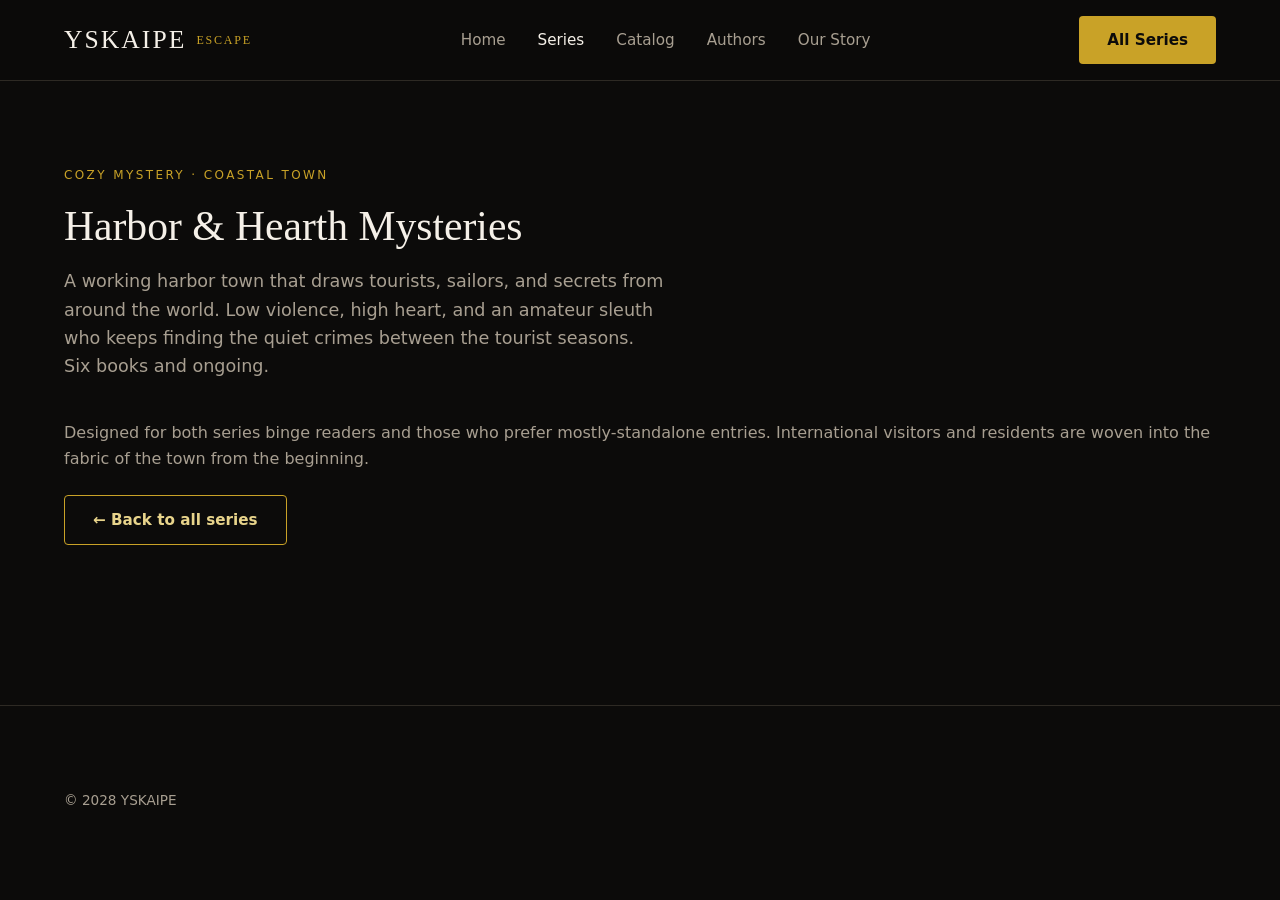
<file: series/harbor.html>
<!DOCTYPE html>
<html lang="en">
<head>
  <meta charset="UTF-8">
  <meta name="viewport" content="width=device-width, initial-scale=1.0">
  <title>Harbor & Hearth Mysteries — YSKAIPE</title>
  <link rel="stylesheet" href="../css/style.css">
</head>
<body>
  <header class="site-header">
    <div class="container header-inner">
      <a href="../index.html" class="logo">YSKAIPE <span>escape</span></a>
      <nav class="nav">
        <a href="../index.html">Home</a>
        <a href="../series.html" class="active">Series</a>
        <a href="../catalog.html">Catalog</a>
        <a href="../authors.html">Authors</a>
        <a href="../about.html">Our Story</a>
      </nav>
      <a href="../series.html" class="btn btn-primary">All Series</a>
    </div>
  </header>
  <section class="section">
    <div class="container">
      <div class="hero-label">Cozy Mystery · Coastal Town</div>
      <h1 style="font-size: 2.6rem; margin-bottom: 16px;">Harbor & Hearth Mysteries</h1>
      <p style="color: var(--text-muted); max-width: 600px; margin-bottom: 40px; font-size: 1.1rem;">
        A working harbor town that draws tourists, sailors, and secrets from around the world. 
        Low violence, high heart, and an amateur sleuth who keeps finding the quiet crimes 
        between the tourist seasons. Six books and ongoing.
      </p>
      <p style="color: var(--text-muted); margin-bottom: 24px;">
        Designed for both series binge readers and those who prefer mostly-standalone entries. 
        International visitors and residents are woven into the fabric of the town from the beginning.
      </p>
      <a href="../series.html" class="btn btn-outline">← Back to all series</a>
    </div>
  </section>
  <footer class="site-footer">
    <div class="container">
      <div class="footer-bottom" style="border: none;"><div>© 2028 YSKAIPE</div></div>
    </div>
  </footer>
</body>
</html>
</file>
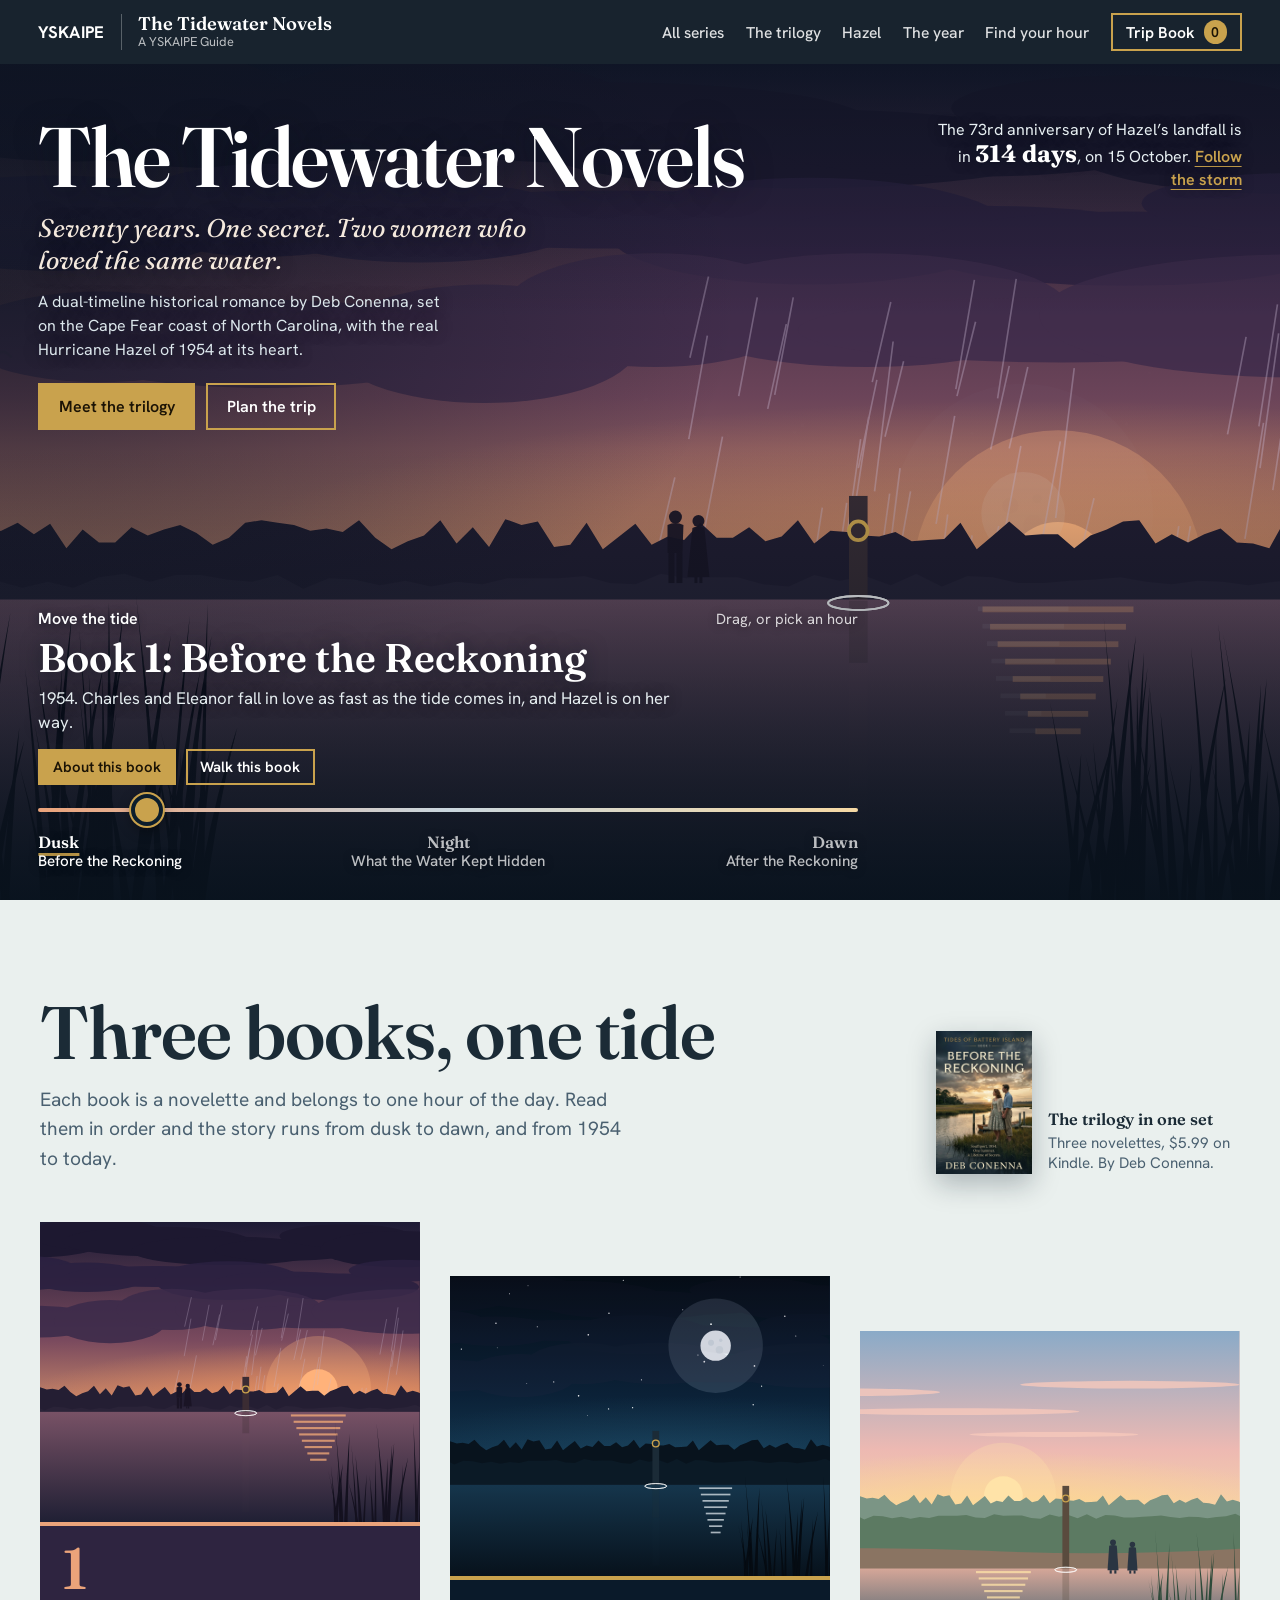
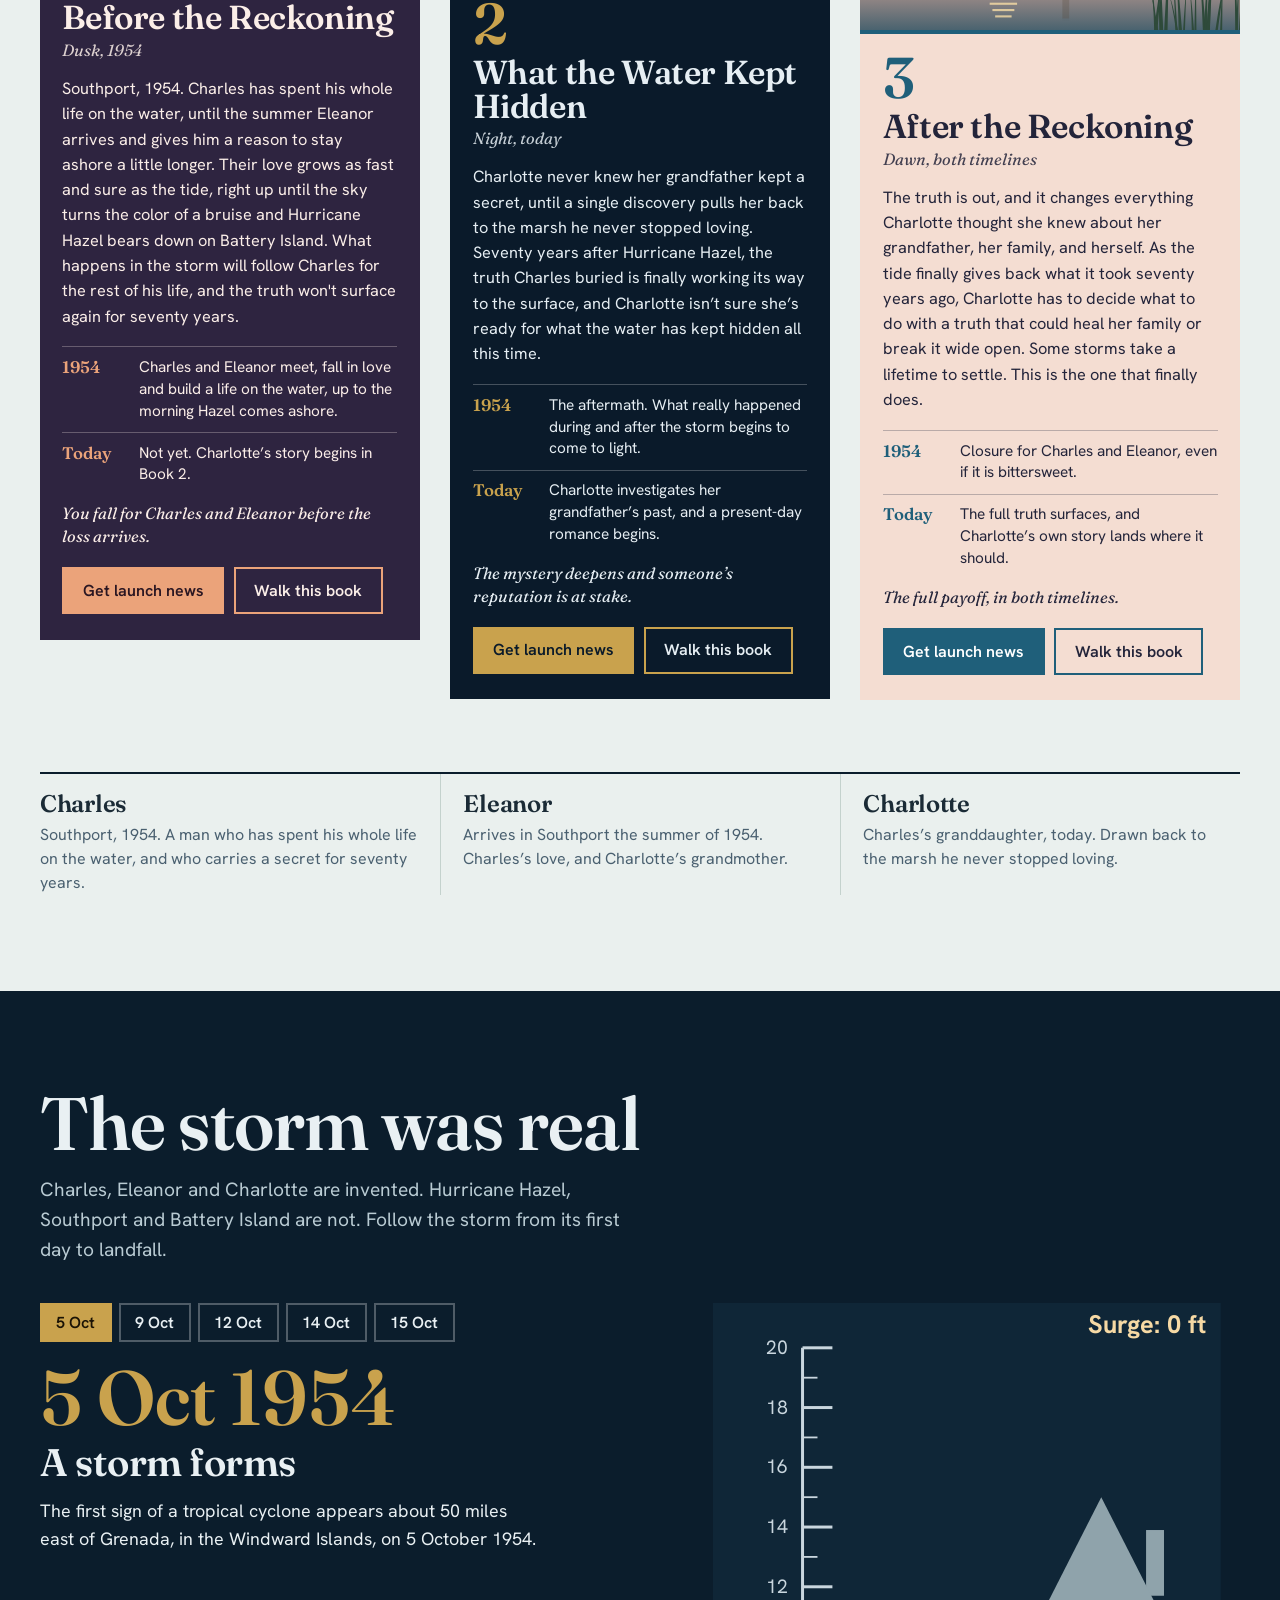
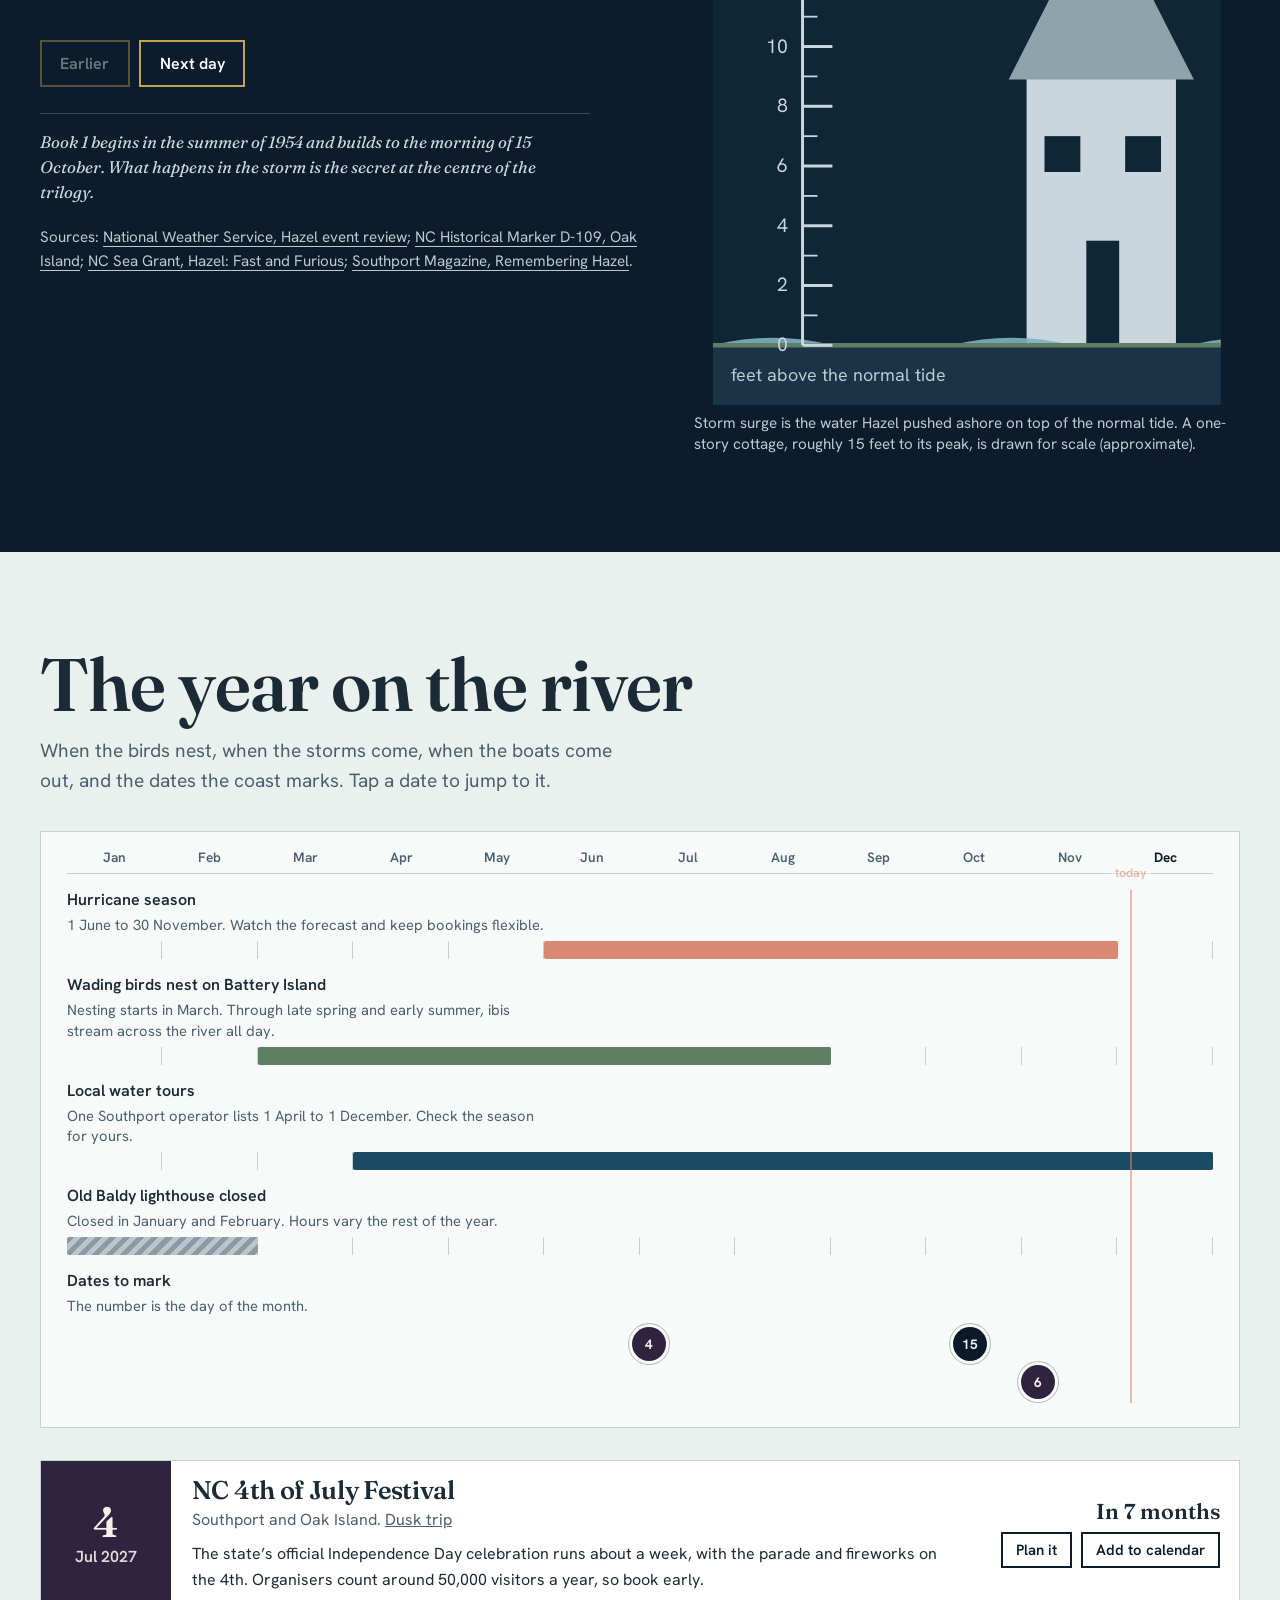
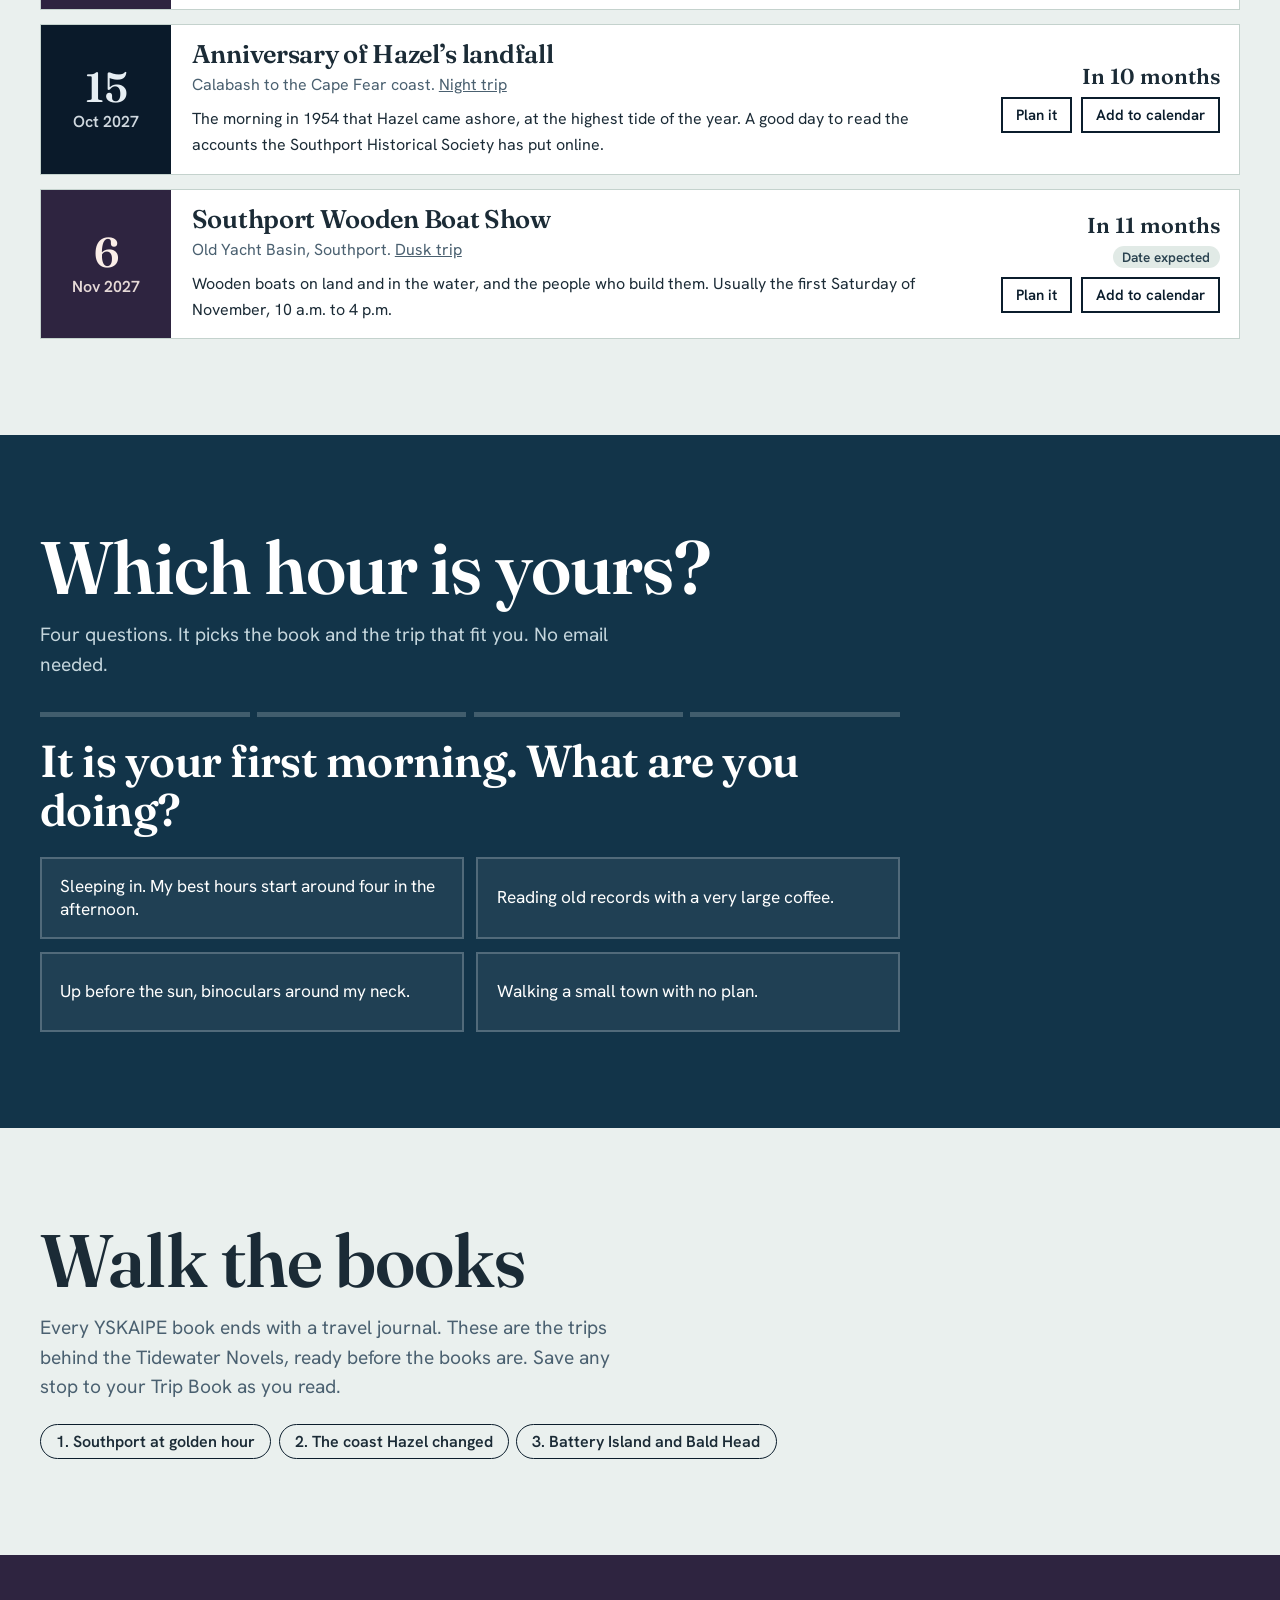
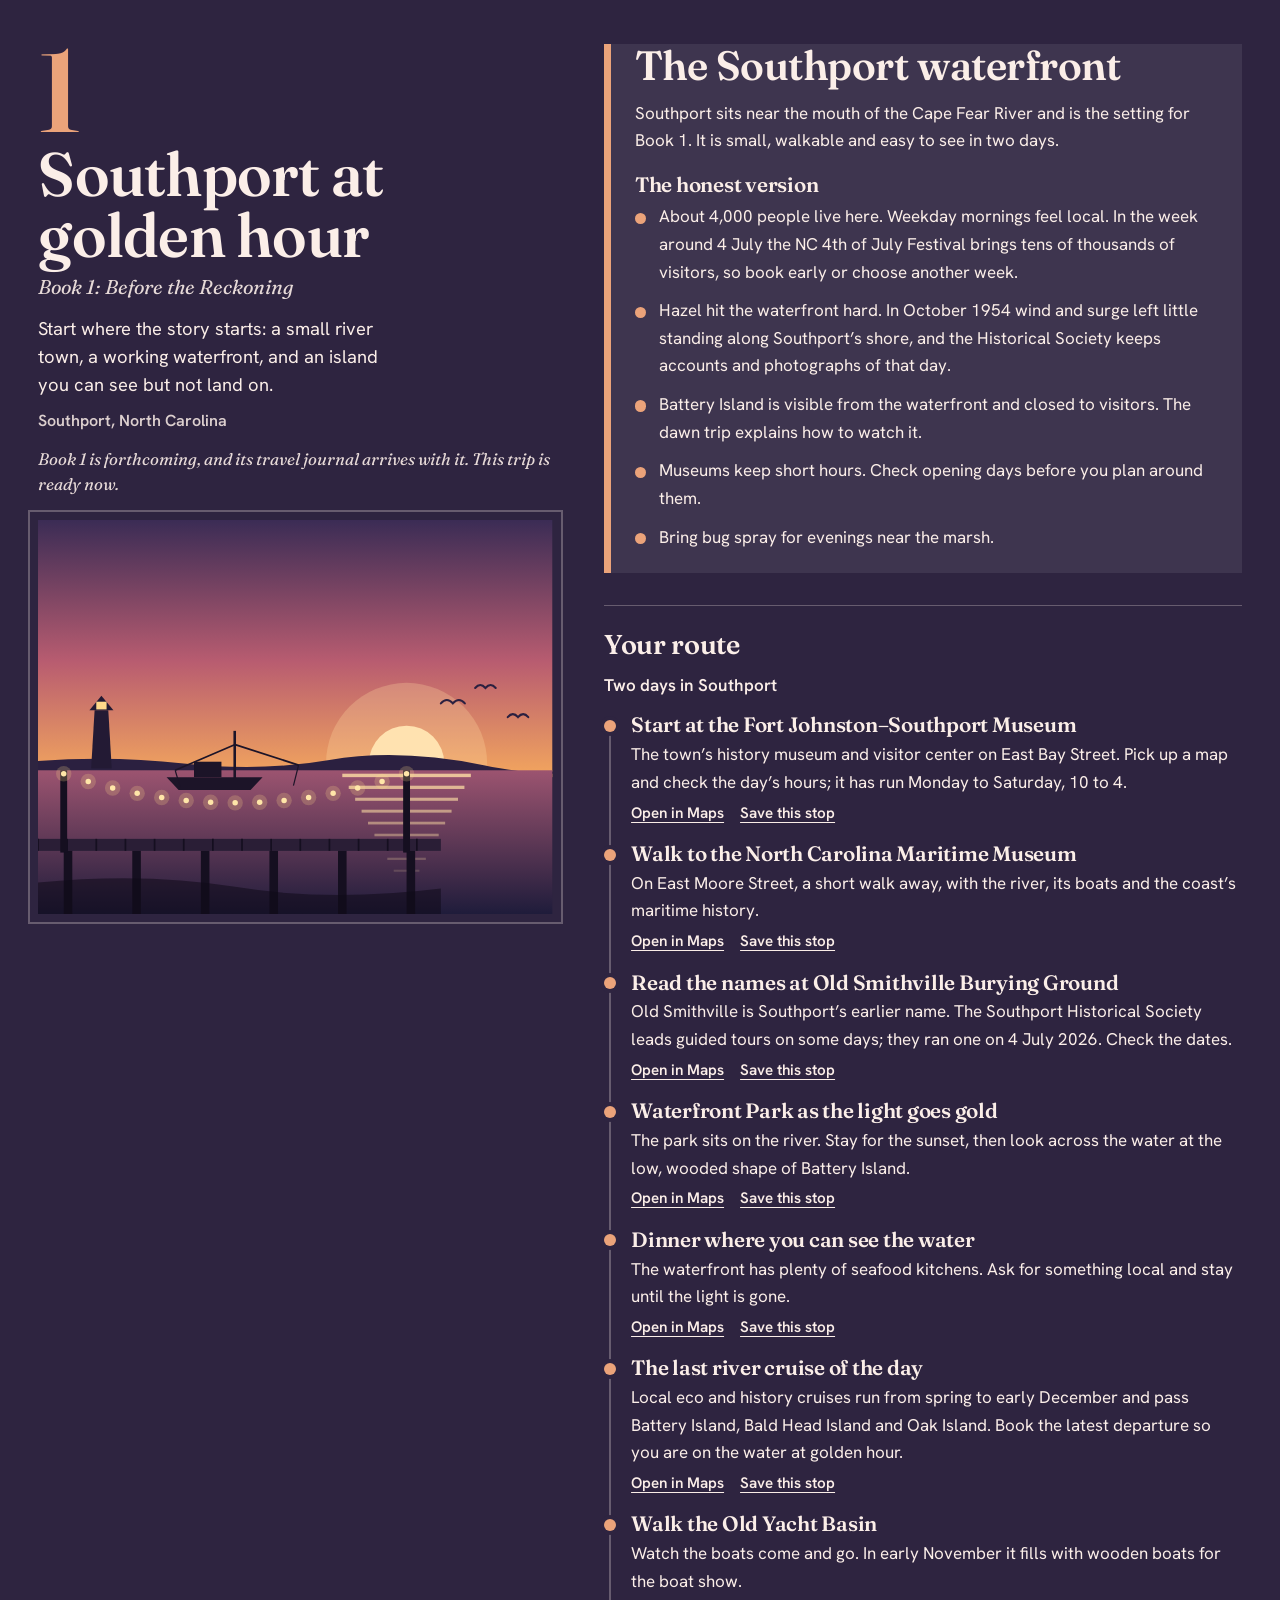
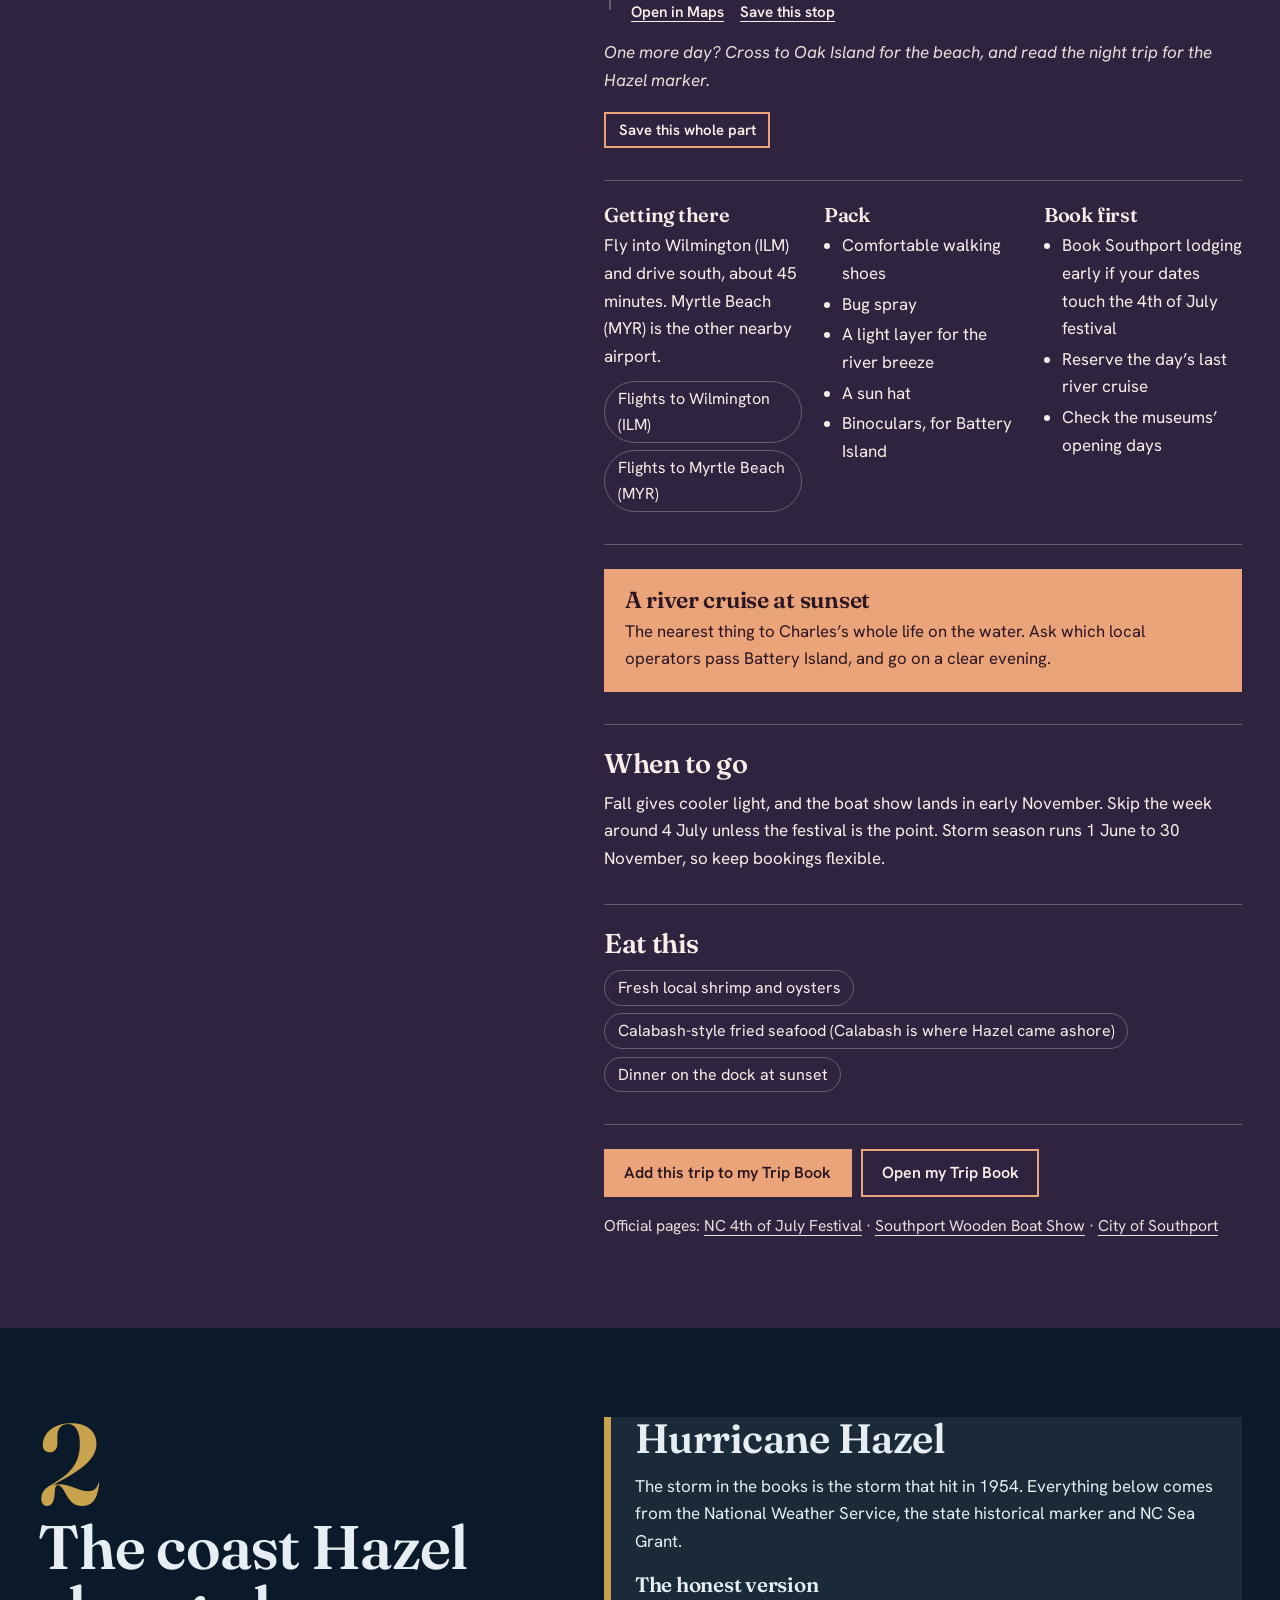
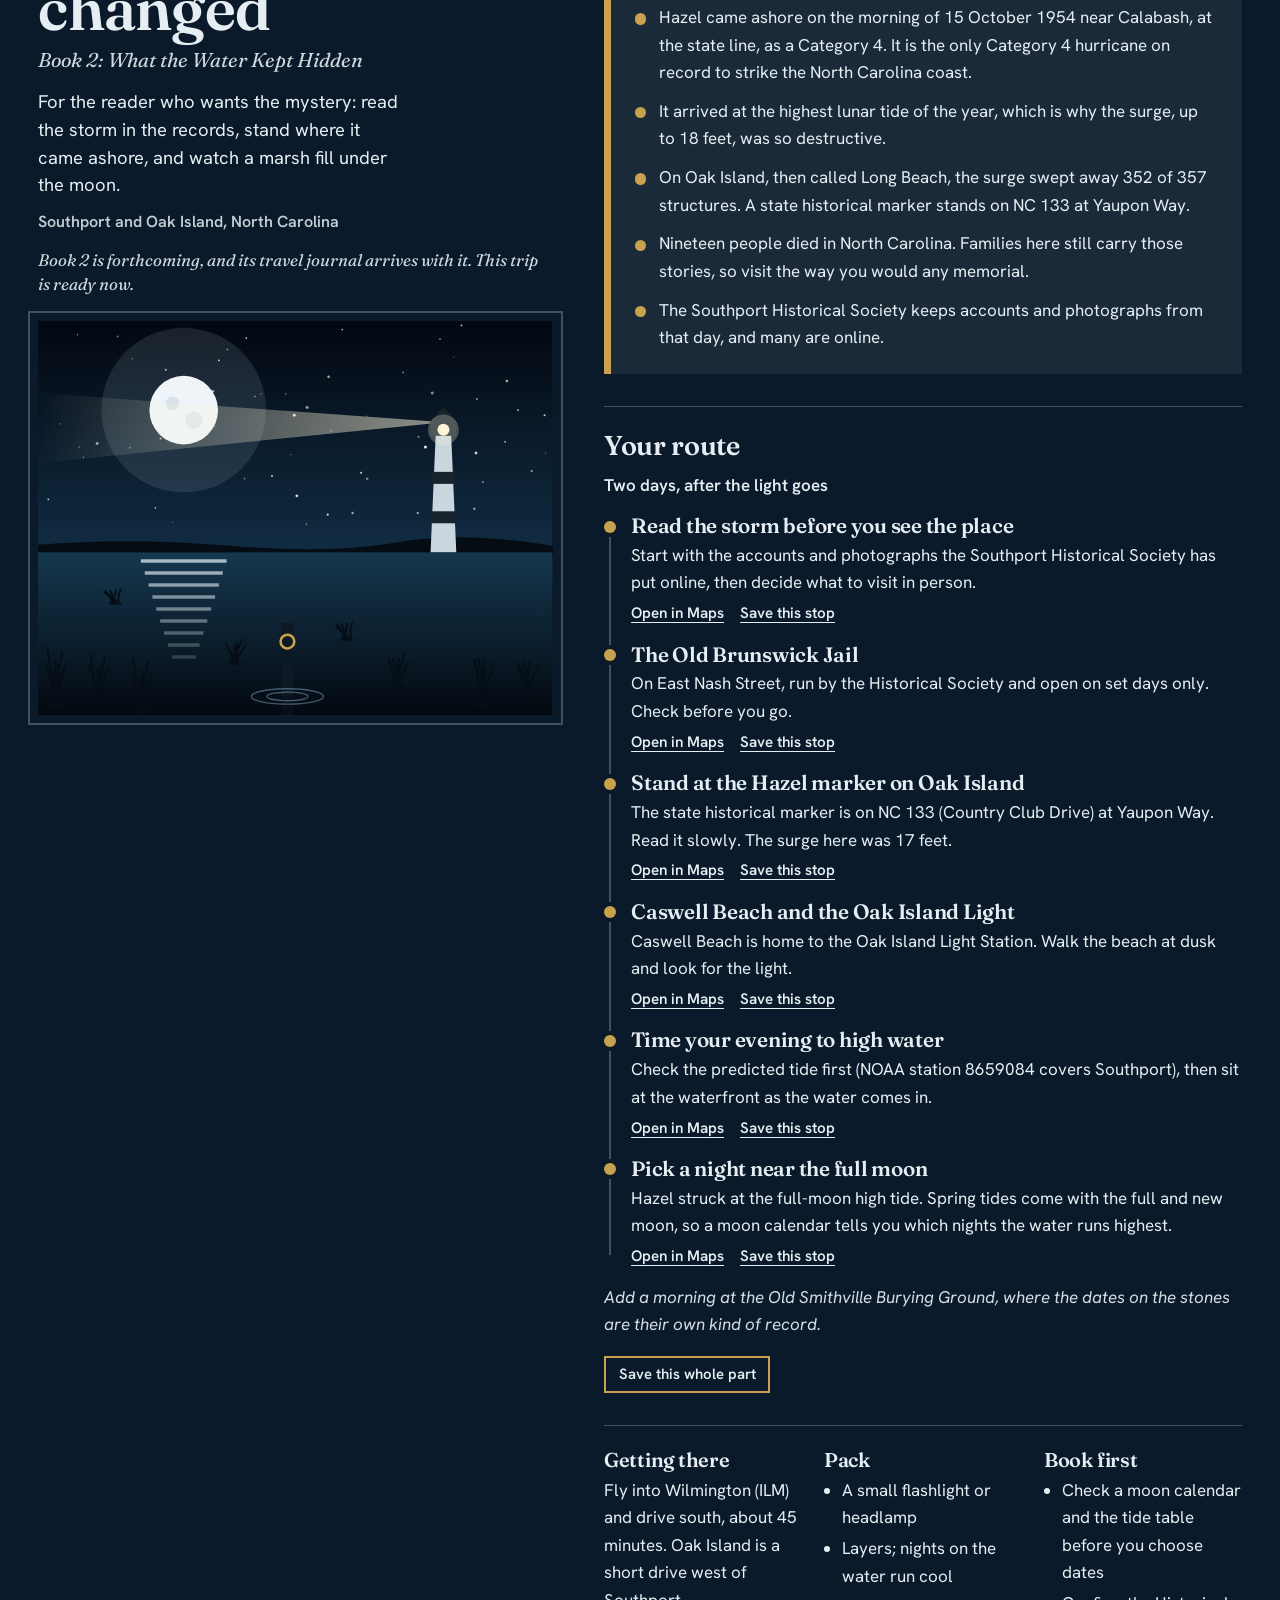
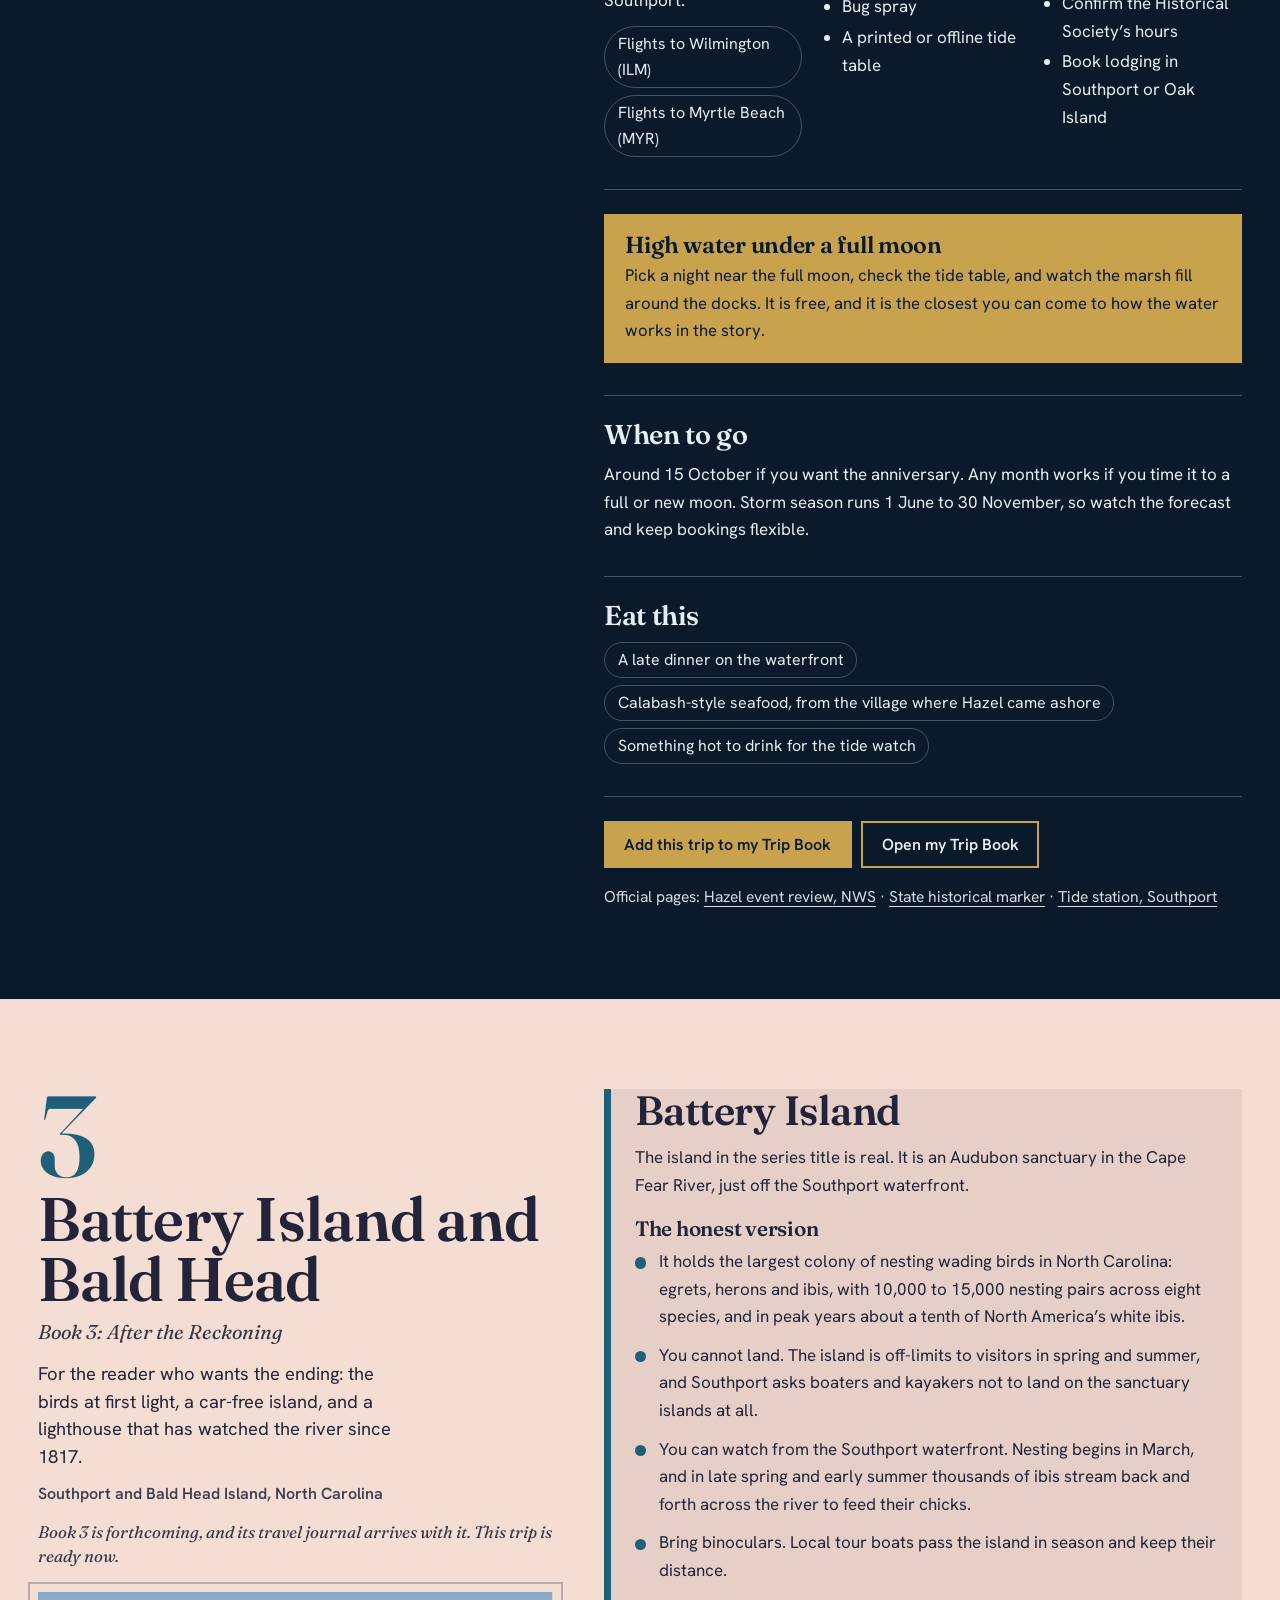
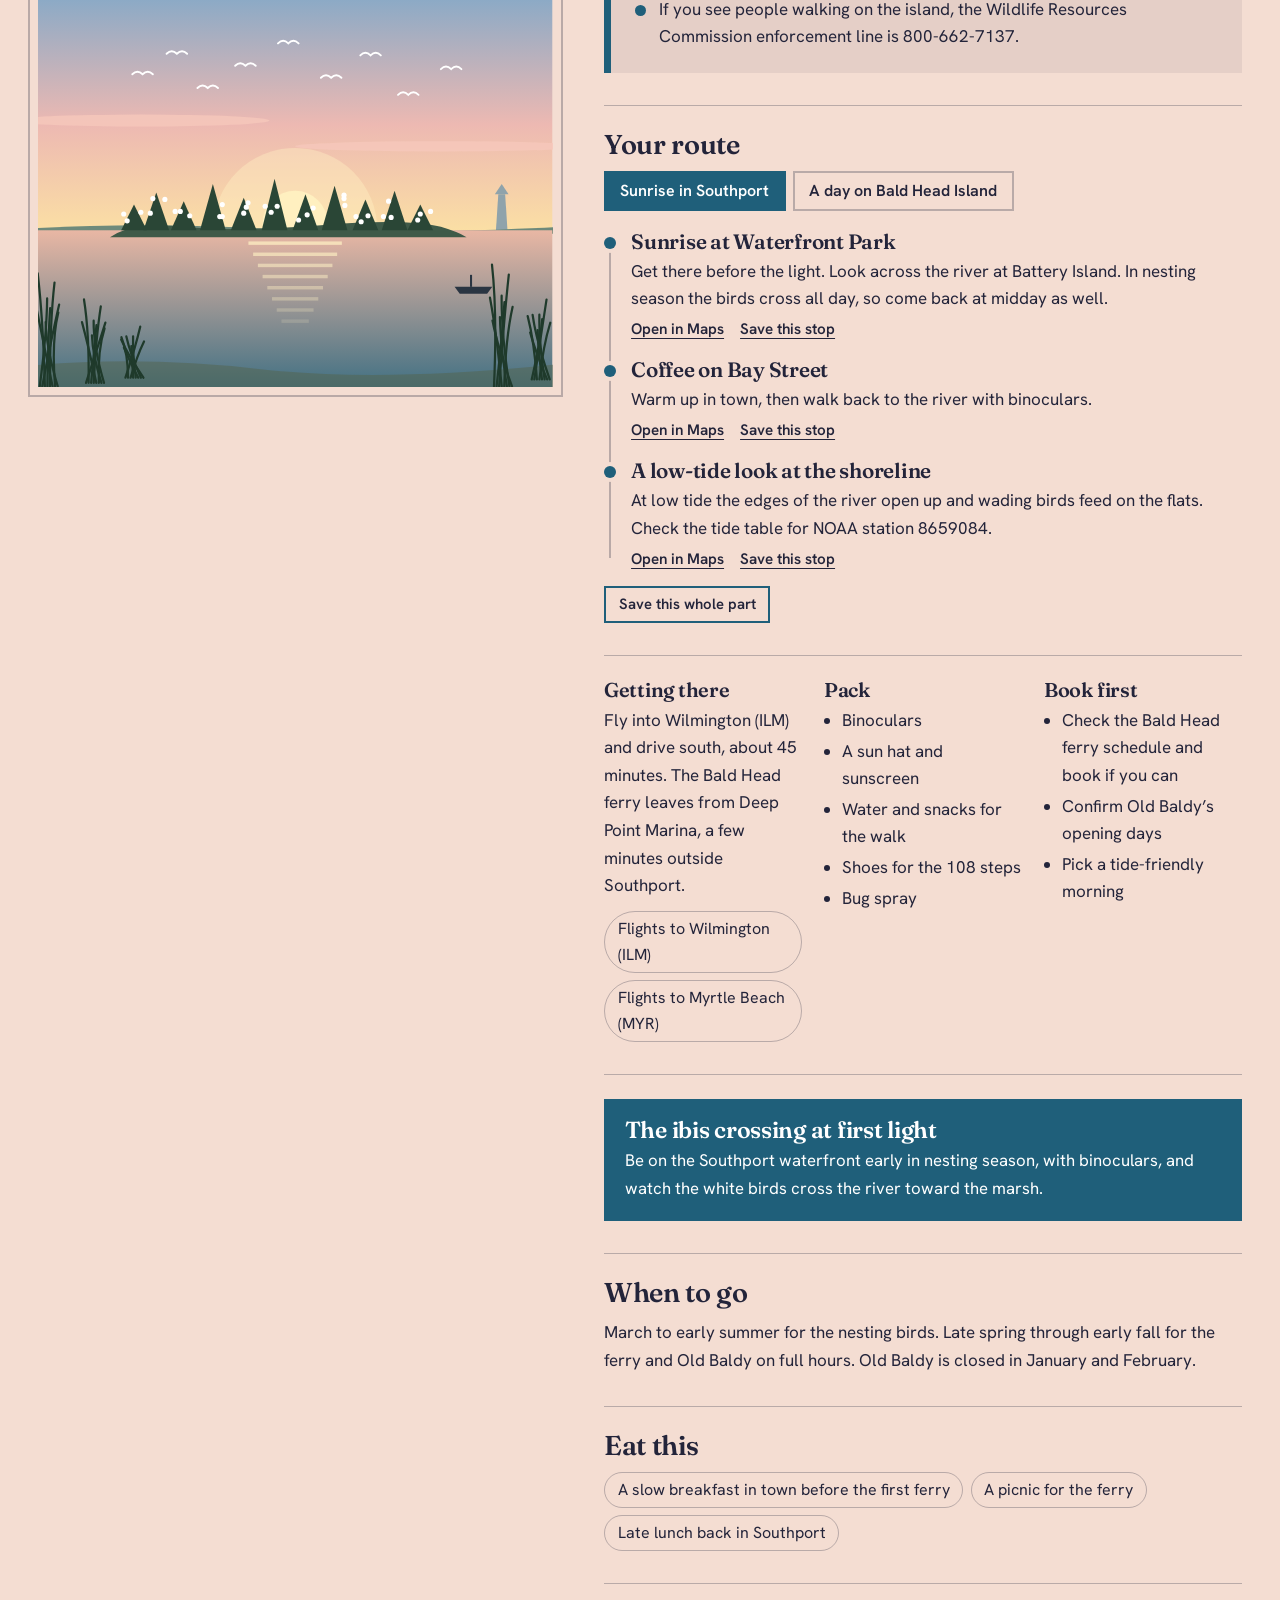
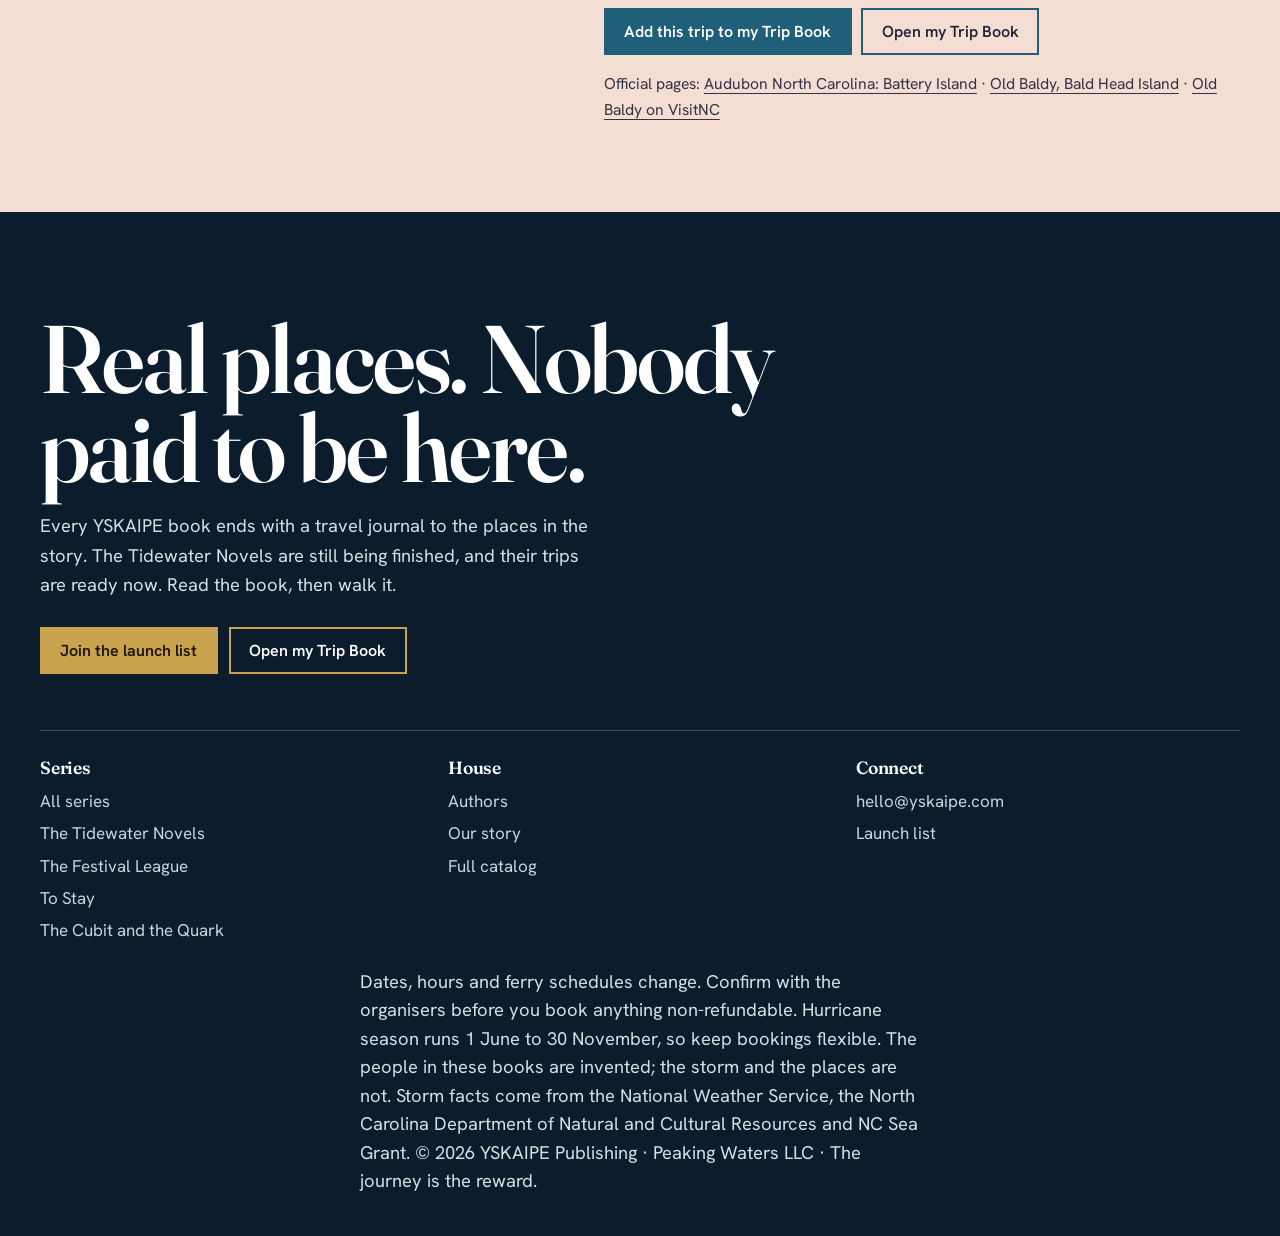
<file: series/tidewater.html>
<!DOCTYPE html>
<html lang="en">
<head>
<meta charset="utf-8">
<meta name="viewport" content="width=device-width, initial-scale=1">
<title>Southport NC Trip Guide: The Tidewater Novels | YSKAIPE</title>
<meta name="description" content="Follow the real Hurricane Hazel of 1954, plan a trip to Southport, NC, and meet Deb Conenna's dual-timeline Tidewater Novels.">
<meta name="theme-color" content="#0B1D2C">
<link rel="canonical" href="https://www.yskaipe.com/series/tidewater.html">
<link rel="icon" href="/favicon.ico" sizes="48x48">
<link rel="icon" type="image/png" href="/images/icon-192.png" sizes="192x192">
<link rel="apple-touch-icon" href="/images/apple-touch-icon.png">
<meta property="og:type" content="website">
<meta property="og:site_name" content="YSKAIPE Publishing">
<meta property="og:title" content="Southport NC Trip Guide: The Tidewater Novels | YSKAIPE">
<meta property="og:description" content="Follow the real Hurricane Hazel of 1954, plan a trip to Southport, NC, and meet Deb Conenna's dual-timeline Tidewater Novels.">
<meta property="og:url" content="https://www.yskaipe.com/series/tidewater.html">
<meta property="og:image" content="https://www.yskaipe.com/images/og-yskaipe.jpg">
<meta property="og:image:width" content="1200">
<meta property="og:image:height" content="630">
<meta property="og:image:alt" content="YSKAIPE escape logo: a gold open book above a coastline and a winding road">
<meta name="twitter:card" content="summary_large_image">
<meta name="twitter:site" content="@yskaipe">
<meta name="twitter:title" content="Southport NC Trip Guide: The Tidewater Novels | YSKAIPE">
<meta name="twitter:description" content="Follow the real Hurricane Hazel of 1954, plan a trip to Southport, NC, and meet Deb Conenna's dual-timeline Tidewater Novels.">
<meta name="twitter:image" content="https://www.yskaipe.com/images/og-yskaipe.jpg">
<meta name="twitter:image:alt" content="YSKAIPE escape logo: a gold open book above a coastline and a winding road">
<link rel="preconnect" href="https://fonts.googleapis.com">
<link rel="preconnect" href="https://fonts.gstatic.com" crossorigin>
<link href="https://fonts.googleapis.com/css2?family=Fraunces:ital,opsz,wght@0,9..144,400;0,9..144,600;0,9..144,700;1,9..144,400;1,9..144,600&family=Hanken+Grotesk:wght@400;500;600;700&display=swap" rel="stylesheet">
<script type="application/ld+json">
{
  "@context": "https://schema.org",
  "@graph": [
    {
      "@type": "Organization",
      "@id": "https://www.yskaipe.com/#publisher",
      "name": "YSKAIPE Publishing",
      "url": "https://www.yskaipe.com/",
      "logo": {
        "@type": "ImageObject",
        "url": "https://www.yskaipe.com/images/logo-512.png",
        "width": 512,
        "height": 512
      },
      "parentOrganization": {
        "@type": "Organization",
        "name": "Peaking Waters LLC"
      }
    },
    {
      "@type": "WebSite",
      "@id": "https://www.yskaipe.com/#website",
      "url": "https://www.yskaipe.com/",
      "name": "YSKAIPE Publishing",
      "publisher": {
        "@id": "https://www.yskaipe.com/#publisher"
      }
    },
    {
      "@type": "WebPage",
      "@id": "https://www.yskaipe.com/series/tidewater.html#webpage",
      "url": "https://www.yskaipe.com/series/tidewater.html",
      "name": "Southport NC Trip Guide: The Tidewater Novels | YSKAIPE",
      "description": "Follow the real Hurricane Hazel of 1954, plan a trip to Southport, NC, and meet Deb Conenna's dual-timeline Tidewater Novels.",
      "isPartOf": {
        "@id": "https://www.yskaipe.com/#website"
      },
      "about": {
        "@id": "https://www.yskaipe.com/series/tidewater.html#series"
      },
      "breadcrumb": {
        "@id": "https://www.yskaipe.com/series/tidewater.html#breadcrumb"
      },
      "inLanguage": "en",
      "dateModified": "2026-09-21"
    },
    {
      "@type": "BreadcrumbList",
      "@id": "https://www.yskaipe.com/series/tidewater.html#breadcrumb",
      "itemListElement": [
        {
          "@type": "ListItem",
          "position": 1,
          "name": "YSKAIPE Publishing",
          "item": "https://www.yskaipe.com/"
        },
        {
          "@type": "ListItem",
          "position": 2,
          "name": "Series",
          "item": "https://www.yskaipe.com/series.html"
        },
        {
          "@type": "ListItem",
          "position": 3,
          "name": "The Tidewater Novels",
          "item": "https://www.yskaipe.com/series/tidewater.html"
        }
      ]
    },
    {
      "@type": "BookSeries",
      "@id": "https://www.yskaipe.com/series/tidewater.html#series",
      "name": "The Tidewater Novels",
      "url": "https://www.yskaipe.com/series/tidewater.html",
      "description": "A dual-timeline historical romance set in Southport, North Carolina, with Hurricane Hazel at its heart.",
      "author": {
        "@type": "Person",
        "name": "Deb Conenna",
        "url": "https://www.yskaipe.com/authors.html#deb-conenna"
      },
      "publisher": {
        "@id": "https://www.yskaipe.com/#publisher"
      },
      "image": "https://www.yskaipe.com/images/cover-tobi.jpeg",
      "genre": "Historical romance",
      "inLanguage": "en",
      "hasPart": [
        {
          "@type": "Book",
          "name": "Before the Reckoning",
          "position": 1,
          "author": {
            "@type": "Person",
            "name": "Deb Conenna",
            "url": "https://www.yskaipe.com/authors.html#deb-conenna"
          },
          "publisher": {
            "@id": "https://www.yskaipe.com/#publisher"
          },
          "inLanguage": "en"
        },
        {
          "@type": "Book",
          "name": "What the Water Kept Hidden",
          "position": 2,
          "author": {
            "@type": "Person",
            "name": "Deb Conenna",
            "url": "https://www.yskaipe.com/authors.html#deb-conenna"
          },
          "publisher": {
            "@id": "https://www.yskaipe.com/#publisher"
          },
          "inLanguage": "en"
        },
        {
          "@type": "Book",
          "name": "After the Reckoning",
          "position": 3,
          "author": {
            "@type": "Person",
            "name": "Deb Conenna",
            "url": "https://www.yskaipe.com/authors.html#deb-conenna"
          },
          "publisher": {
            "@id": "https://www.yskaipe.com/#publisher"
          },
          "inLanguage": "en"
        }
      ]
    }
  ]
}
</script>
<style>
:root{
  --ink:#0B1D2C; --deep:#123449; --tide:#1B4A63; --sage:#9DB59A; --sage-d:#5F7F63; --brass:#C9A24D; --coral:#D98872;
  --mist:#EAF0EE; --paper:#F7FAF8; --line:#C4D2CD; --silver:#C9D6DE; --text:#1B2B36; --muted:#4A6070;
  --display:"Fraunces","Iowan Old Style","Palatino Linotype",Georgia,serif;
  --sans:"Hanken Grotesk",system-ui,-apple-system,"Segoe UI",Roboto,sans-serif;
  /* default kit = night */
  --k-bg:#0A1A2A; --k-fg:#E6EEF3; --k-accent:#C9A24D; --k-on:#0A1A2A; --k-soft:rgba(255,255,255,.07); --k-line:rgba(255,255,255,.22);
}
.kit-dusk{--k-bg:#2E2440; --k-fg:#FBEEE8; --k-accent:#EBA37A; --k-on:#2A1622; --k-soft:rgba(255,255,255,.08); --k-line:rgba(251,238,232,.28)}
.kit-night{--k-bg:#0A1A2A; --k-fg:#E6EEF3; --k-accent:#C9A24D; --k-on:#0A1A2A; --k-soft:rgba(255,255,255,.07); --k-line:rgba(255,255,255,.24)}
.kit-dawn{--k-bg:#F4DDD2; --k-fg:#23243A; --k-accent:#1F5F7A; --k-on:#FFFFFF; --k-soft:rgba(35,36,58,.07); --k-line:rgba(35,36,58,.28)}
*{box-sizing:border-box}
html{scroll-behavior:smooth;scroll-padding-top:76px;-webkit-text-size-adjust:100%}
body{margin:0;background:var(--mist);color:var(--text);font:400 1.0625rem/1.62 var(--sans);-webkit-font-smoothing:antialiased;overflow-x:clip}
h1,h2,h3,h4{font-family:var(--display);font-weight:600;line-height:1.04;margin:0;letter-spacing:-.012em}
p{margin:0}
a{color:inherit}
button{font:inherit;color:inherit}
img,svg{max-width:100%}
:focus-visible{outline:3px solid var(--brass);outline-offset:3px}
.sr{position:absolute;width:1px;height:1px;overflow:hidden;clip:rect(0 0 0 0);white-space:nowrap}
.skip{position:absolute;left:-999px;top:0;background:var(--brass);color:#1B1305;padding:.6rem 1rem;z-index:200;font:700 1rem var(--sans)}
.skip:focus{left:8px;top:8px}

/* ---------- header ---------- */
.site-head{position:sticky;top:0;z-index:60;height:64px;display:flex;align-items:center;gap:1rem;padding:0 clamp(1rem,3vw,2.5rem);background:rgba(8,20,32,.93);backdrop-filter:blur(8px);color:#fff}
.brand{font:700 1.05rem/1 var(--sans);text-decoration:none;letter-spacing:.02em;white-space:nowrap}
.here{display:flex;flex-direction:column;border-left:1px solid rgba(255,255,255,.28);padding-left:1rem;text-decoration:none;white-space:nowrap}
.here b{font:600 1.15rem/1.1 var(--display)}
.here small{font:400 .8rem/1.2 var(--sans);opacity:.7}
.nav{display:flex;gap:1.35rem;margin-left:auto;align-items:center}
.nav a{color:#fff;text-decoration:none;font:500 .98rem var(--sans);opacity:.86}
.nav a:hover{opacity:1;text-decoration:underline;text-decoration-color:var(--brass);text-decoration-thickness:2px;text-underline-offset:7px}
.tb-open{display:inline-flex;align-items:center;gap:.55rem;background:transparent;border:2px solid var(--brass);color:#fff;padding:.32rem .8rem;font:600 .98rem var(--sans);cursor:pointer}
.tb-open:hover{background:var(--brass);color:#1B1305}
.tb-count{min-width:1.45rem;height:1.45rem;background:var(--brass);color:#1B1305;display:inline-grid;place-items:center;border-radius:99px;font-size:.88rem;padding:0 .35rem}
.tb-open:hover .tb-count{background:#1B1305;color:var(--brass)}
@media (max-width:980px){.nav a{display:none}.nav{margin-left:auto}}
@media (max-width:520px){.site-head{gap:.6rem;padding:0 .8rem}.here small{display:none}.here{padding-left:.6rem}.here b{font-size:.98rem}.brand{font-size:.8rem}.tb-open{padding:.28rem .55rem;font-size:.88rem;gap:.35rem}.tb-count{min-width:1.25rem;height:1.25rem;font-size:.78rem}}

/* ---------- buttons ---------- */
.btn{display:inline-flex;align-items:center;justify-content:center;gap:.5rem;font:600 1rem/1.1 var(--sans);padding:.8rem 1.15rem;border:2px solid var(--k-accent);cursor:pointer;text-decoration:none;background:none;color:var(--k-fg)}
.btn.solid{background:var(--k-accent);color:var(--k-on)}
.btn.solid:hover{filter:brightness(1.08)}
.btn:not(.solid):hover{background:var(--k-accent);color:var(--k-on)}
.btn.small{font-size:.93rem;padding:.5rem .8rem}
.btn[aria-pressed="true"]:not(.solid){background:transparent}
.btn.solid[aria-pressed="true"]{background:transparent;color:var(--k-fg);border-color:var(--k-fg)}

/* ---------- hero ---------- */
.hero{position:relative;background:var(--ink);color:#fff;isolation:isolate}
.hero-art{position:absolute;inset:0;z-index:-1;overflow:hidden}
.hero-art svg{position:absolute;inset:0;width:100%;height:100%;display:block}
.hero-scrim{position:absolute;inset:0;pointer-events:none;background:
  linear-gradient(180deg,rgba(7,18,28,.5) 0%,rgba(7,18,28,0) 30%,rgba(7,18,28,0) 46%,rgba(7,18,28,.86) 100%),
  radial-gradient(85% 75% at 0% 28%,rgba(7,18,28,.62),transparent 68%)}
.hero-in{position:relative;max-width:1320px;margin:0 auto;min-height:calc(100svh - 64px);padding:clamp(1.6rem,4.5vw,3.4rem) clamp(1rem,3vw,2.5rem) 1.6rem;display:flex;flex-direction:column;justify-content:space-between;gap:2.4rem}
.hero h1{font-size:clamp(3.2rem,6.6vw,6.4rem);font-weight:600;line-height:.92;letter-spacing:-.025em;max-width:14ch;text-shadow:0 2px 30px rgba(6,16,26,.45)}
.hook{font:italic 400 clamp(1.25rem,2vw,1.6rem)/1.25 var(--display);max-width:32ch;margin-top:1rem;color:#F4E9DD;text-shadow:0 1px 18px rgba(6,16,26,.6)}
.by{max-width:46ch;margin-top:.9rem;font-size:1rem;line-height:1.5;color:#DCE7EC;text-shadow:0 1px 14px rgba(6,16,26,.6)}
.hero-cta{display:flex;flex-wrap:wrap;gap:.7rem;margin-top:1.3rem}
.hero .btn{--k-accent:var(--brass);--k-on:#1B1305;--k-fg:#fff}
.kick{position:absolute;top:clamp(1.6rem,4.5vw,3.4rem);right:clamp(1rem,3vw,2.5rem);max-width:19rem;text-align:right;margin:0;font-size:1rem;line-height:1.45;color:#E8F0F3;text-shadow:0 1px 12px rgba(6,16,26,.6)}
.kick b{font:700 1.5rem/1 var(--display);color:#fff;white-space:nowrap}
.kick a{color:var(--brass);font-weight:600;text-underline-offset:4px}

.tidebar{max-width:820px}
.tb-lab{font:600 1rem var(--sans);color:#fff;text-shadow:0 1px 10px rgba(6,16,26,.7);display:flex;justify-content:space-between;gap:1rem;align-items:baseline}
.tb-lab span{font-weight:400;opacity:.8;font-size:.92rem}
.ro{margin:.5rem 0 .2rem;max-width:40rem}
.ro-t{font:600 clamp(1.7rem,3.2vw,2.5rem)/1.05 var(--display);color:#fff;text-shadow:0 1px 20px rgba(6,16,26,.6)}
.ro-p{margin-top:.4rem;font-size:1.05rem;line-height:1.45;color:#E5EDF0;text-shadow:0 1px 14px rgba(6,16,26,.7)}
.ro-a{display:flex;flex-wrap:wrap;gap:.6rem;margin-top:.9rem}
.tide-range{width:100%;-webkit-appearance:none;appearance:none;background:transparent;height:38px;margin:.35rem 0 0;cursor:grab;display:block}
.tide-range:active{cursor:grabbing}
.tide-range::-webkit-slider-runnable-track{height:4px;border-radius:3px;background:linear-gradient(90deg,#EBA37A,#C9D6DE 50%,#F6D9A4)}
.tide-range::-moz-range-track{height:4px;border-radius:3px;background:linear-gradient(90deg,#EBA37A,#C9D6DE 50%,#F6D9A4)}
.tide-range::-webkit-slider-thumb{-webkit-appearance:none;width:32px;height:32px;border-radius:50%;background:var(--brass);border:4px solid #0B1D2C;margin-top:-14px;box-shadow:0 0 0 2px var(--brass),0 4px 14px rgba(0,0,0,.4)}
.tide-range::-moz-range-thumb{width:24px;height:24px;border-radius:50%;background:var(--brass);border:4px solid #0B1D2C;box-shadow:0 0 0 2px var(--brass),0 4px 14px rgba(0,0,0,.4)}
.stops3{display:grid;grid-template-columns:repeat(3,1fr);gap:.5rem;margin-top:.1rem}
.stop3{background:none;border:0;padding:.2rem 0;cursor:pointer;color:#fff;opacity:.72;font:500 .95rem/1.25 var(--sans);text-shadow:0 1px 10px rgba(6,16,26,.8);text-align:left}
.stop3:nth-child(2){text-align:center}.stop3:nth-child(3){text-align:right}
.stop3 b{display:block;font:600 1.02rem/1.15 var(--display)}
.stop3[aria-current="true"]{opacity:1}
.stop3[aria-current="true"] b{text-decoration:underline;text-decoration-color:var(--brass);text-decoration-thickness:3px;text-underline-offset:5px}
@media (max-width:900px){
  .hero-art{position:relative;height:82vw;min-height:290px;max-height:520px}
  .hero-scrim{background:linear-gradient(180deg,rgba(7,18,28,0) 60%,rgba(11,29,44,1) 100%)}
  .hero-in{min-height:0;padding-top:.4rem}
  .hero h1{max-width:none}
  .kick{position:static;text-align:left;max-width:none;margin-top:1.1rem;padding-top:.8rem;border-top:1px solid rgba(255,255,255,.3)}
  .stop3 span{display:none}
  .stop3{font-size:.86rem}
}

/* scene animation */
.flock{animation:fly 52s linear infinite}
@keyframes fly{from{transform:translateX(-200px)}to{transform:translateX(1400px)}}
.sway{transform-box:fill-box;transform-origin:50% 100%;animation:sway 5.6s ease-in-out infinite alternate}
.sw2{animation-duration:7.2s;animation-delay:-2s}.sw3{animation-duration:6.3s;animation-delay:-3.4s}.sw4{animation-duration:8s;animation-delay:-1s}.sw5{animation-duration:5.1s;animation-delay:-4s}.sw6{animation-duration:6.9s;animation-delay:-.5s}
@keyframes sway{from{transform:rotate(-1.5deg)}to{transform:rotate(1.7deg)}}
.drift{animation:drift 80s ease-in-out infinite alternate}
@keyframes drift{from{transform:translateX(-50px)}to{transform:translateX(60px)}}
.ripple{transform-box:fill-box;transform-origin:center;animation:rip 3.4s ease-out infinite}
.ripple.r2{animation-delay:-1.7s}
@keyframes rip{0%{transform:scale(.5);opacity:.75}100%{transform:scale(2.3);opacity:0}}
.still *{animation:none!important}
@media (prefers-reduced-motion:reduce){.flock,.sway,.drift,.ripple,.wave{animation:none!important}html{scroll-behavior:auto}}

/* ---------- sections ---------- */
.section{padding:clamp(3.4rem,7.5vw,6.4rem) clamp(1rem,3vw,2.5rem)}
.wrap{max-width:1200px;margin:0 auto}
.sec-title{font-size:clamp(2.5rem,5.8vw,4.8rem);line-height:.98}
.sec-sub{max-width:54ch;margin-top:1rem;font-size:1.2rem;line-height:1.55;color:var(--muted)}

/* books */
.books{background:var(--mist)}
.b-head{display:grid;grid-template-columns:minmax(0,1fr) auto;gap:2rem;align-items:end}
.series-box{display:flex;gap:1rem;align-items:flex-end;font-size:.95rem;color:var(--muted);max-width:19rem}
.series-box img{width:96px;height:auto;display:block;box-shadow:0 10px 26px rgba(11,29,44,.28);flex:none}
.series-box p{line-height:1.35}
.series-box b{display:block;color:var(--text);font:600 1.02rem/1.2 var(--display);margin-bottom:.2rem}
.plates{display:grid;grid-template-columns:repeat(3,minmax(0,1fr));gap:clamp(1rem,2.4vw,2rem);align-items:start;margin-top:3rem}
.plate{background:var(--k-bg);color:var(--k-fg);scroll-margin-top:84px}
.plate:nth-child(2){margin-top:3.4rem}.plate:nth-child(3){margin-top:6.8rem}
.plate-art{aspect-ratio:5/4;overflow:hidden;position:relative;border-bottom:4px solid var(--k-accent)}
.plate-art svg{position:absolute;inset:0;width:100%;height:100%;display:block}
.plate-body{padding:1.3rem 1.4rem 1.6rem}
.plate-n{font:600 3.6rem/.8 var(--display);color:var(--k-accent)}
.plate h3{font-size:clamp(1.7rem,2.6vw,2.2rem);margin-top:.5rem;line-height:1.02}
.plate-hour{margin-top:.35rem;font:italic 400 1.02rem var(--display);opacity:.85}
.plate .blurb{margin-top:1rem;font-size:1.02rem;line-height:1.55}
.threads{margin:1.1rem 0 0;display:grid;gap:.6rem}
.thread{display:grid;grid-template-columns:4.2rem minmax(0,1fr);gap:.6rem;border-top:1px solid var(--k-line);padding-top:.6rem;font-size:.96rem;line-height:1.42}
.thread b{font:600 1.05rem/1.2 var(--display);color:var(--k-accent)}
.plate .feel{margin-top:1rem;font:italic 400 1.02rem/1.4 var(--display)}
.plate-a{display:flex;flex-wrap:wrap;gap:.6rem;margin-top:1.2rem}
.cast{display:grid;grid-template-columns:repeat(3,minmax(0,1fr));gap:0;margin-top:4.5rem;border-top:2px solid var(--ink)}
.cast>div{padding:1.1rem 1.4rem 0 0}
.cast>div+div{padding-left:1.4rem;border-left:1px solid var(--line)}
.cast h3{font-size:1.5rem}
.cast p{margin-top:.35rem;color:var(--muted);font-size:1rem;line-height:1.5}
@media (max-width:959px){
  .plates{grid-template-columns:1fr;max-width:34rem}
  .plate:nth-child(2),.plate:nth-child(3){margin-top:0}
  .b-head{grid-template-columns:1fr}
  .cast{grid-template-columns:1fr}.cast>div,.cast>div+div{padding:1rem 0;border-left:0;border-top:1px solid var(--line)}
}

/* hazel */
.hazel{background:var(--ink);color:#E9F0F3}
.hz{display:grid;grid-template-columns:minmax(0,1.05fr) minmax(0,.95fr);gap:clamp(1.5rem,4vw,4rem);margin-top:2.4rem;align-items:start}
.hazel .sec-sub{color:#B9CBD3}
.hz-tabs{display:flex;flex-wrap:wrap;gap:.45rem;margin-bottom:1.3rem}
.hz-tab{background:transparent;border:2px solid rgba(255,255,255,.28);padding:.45rem .9rem;font:600 1rem var(--sans);cursor:pointer;color:#E9F0F3}
.hz-tab:hover{border-color:var(--brass)}
.hz-tab[aria-selected="true"]{background:var(--brass);border-color:var(--brass);color:#1B1305}
.hz-card{min-height:16rem}
.hz-d{font:600 clamp(3rem,6vw,5rem)/.9 var(--display);color:var(--brass)}
.hz-h{font:600 clamp(1.7rem,3vw,2.4rem)/1.05 var(--display);margin-top:.6rem}
.hz-p{margin-top:.9rem;font-size:1.12rem;line-height:1.6;max-width:50ch}
.hz-nav{display:flex;gap:.6rem;margin-top:1.3rem}
.hz-nav .btn{--k-accent:var(--brass);--k-fg:#fff;--k-on:#1B1305}
.hz-note{margin-top:1.6rem;padding-top:1rem;border-top:1px solid rgba(255,255,255,.2);font:italic 400 1.05rem/1.5 var(--display);color:#C9D9E0;max-width:50ch}
.gauge{position:sticky;top:84px}
.gauge svg{width:100%;height:auto;display:block;max-height:78vh}
.gauge .cap{margin-top:.5rem;font-size:.95rem;color:#B9CBD3;line-height:1.4}
.wave{animation:wv 6s linear infinite}
@keyframes wv{from{transform:translateX(0)}to{transform:translateX(-160px)}}
.srcs{margin-top:1.2rem;font-size:.95rem;color:#B9CBD3;line-height:1.6}
.srcs a{text-underline-offset:4px}
@media (max-width:900px){.hz{grid-template-columns:1fr}.gauge{position:static;max-width:24rem}}

/* season */
.season{background:var(--mist)}
.gantt{margin-top:2.2rem;background:var(--paper);border:1px solid var(--line);padding:1rem clamp(.8rem,2vw,1.6rem) 1.5rem}
.g-months{display:grid;grid-template-columns:repeat(12,1fr);font:600 .85rem var(--sans);color:var(--muted);border-bottom:1px solid var(--line);padding-bottom:.45rem}
.g-months span{text-align:center}
.g-months .now{color:var(--ink);font-weight:700}
.g-body{position:relative}
.g-row{margin-top:1rem}
.g-lbl{font:600 1rem/1.3 var(--sans)}
.g-lbl i{font-style:normal;font-weight:400;color:var(--muted)}
.g-track{display:grid;grid-template-columns:repeat(12,1fr);height:18px;margin-top:.35rem;background:repeating-linear-gradient(90deg,transparent 0,transparent calc(100%/12 - 1px),var(--line) calc(100%/12 - 1px),var(--line) calc(100%/12))}
.g-bar{height:100%;border-radius:2px;background:var(--b,var(--tide))}
.g-bar.closed{background:repeating-linear-gradient(135deg,#8B9AA5 0 5px,#B9C4CB 5px 10px)}
.g-today{position:absolute;top:0;bottom:0;width:2px;background:var(--coral);opacity:.55;pointer-events:none}
.g-today::after{content:"today";position:absolute;top:-1.55rem;left:50%;transform:translateX(-50%);font:600 .78rem var(--sans);color:var(--coral);background:var(--paper);padding:0 .25rem}
.g-dots{position:relative;height:40px;margin-top:.5rem}
.g-dot{position:absolute;top:2px;transform:translateX(-50%);width:34px;height:34px;border-radius:50%;border:0;background:var(--k-bg);color:var(--k-fg);font:700 .85rem var(--sans);cursor:pointer;box-shadow:0 0 0 3px var(--paper),0 0 0 4px rgba(0,0,0,.25)}
.g-dot:hover{transform:translateX(-50%) scale(1.12)}
.g-note{margin-top:.25rem;font-size:.92rem;color:var(--muted);line-height:1.4;max-width:60ch}
.fixtures{list-style:none;margin:2rem 0 0;padding:0;display:grid;gap:.9rem}
.fx{display:grid;grid-template-columns:130px minmax(0,1fr) auto;background:#fff;border:1px solid var(--line);scroll-margin-top:90px}
.fx.flash{animation:flash 1.4s}
@keyframes flash{0%,60%{box-shadow:0 0 0 4px var(--brass)}100%{box-shadow:0 0 0 0 transparent}}
.fx-date{background:var(--k-bg);color:var(--k-fg);padding:1rem .8rem;display:flex;flex-direction:column;justify-content:center;text-align:center}
.fx-date .d{font:600 2.6rem/1 var(--display)}
.fx-date .m{font:600 1rem var(--sans);margin-top:.15rem;opacity:.9}
.fx-main{padding:1rem 1.3rem}
.fx-main h3{font-size:1.6rem}
.fx-main .pl{margin-top:.25rem;font-size:1rem;color:var(--muted)}
.fx-main .nt{margin-top:.5rem;font-size:1rem;color:var(--text)}
.fx-side{padding:1rem 1.2rem;display:flex;flex-direction:column;gap:.55rem;align-items:flex-end;justify-content:center;text-align:right}
.when{font:600 1.35rem/1 var(--display)}
.tag{display:inline-block;font:600 .85rem var(--sans);padding:.15rem .6rem;border-radius:99px;background:#E1EAE6;color:#2B4350}
.fx .btn{--k-accent:var(--ink);--k-fg:var(--ink);--k-on:#fff}
@media (max-width:760px){
  .fx{grid-template-columns:96px minmax(0,1fr)}
  .fx-side{grid-column:1/-1;flex-direction:row;flex-wrap:wrap;align-items:center;justify-content:space-between;text-align:left;border-top:1px solid var(--line)}
  .fx-date .d{font-size:2rem}
  .g-months span{font-size:.7rem}
}

/* quiz */
.quiz-sec{background:var(--deep);color:#fff}
.quiz-sec .sec-sub{color:#C5D6DD}
.quiz{margin-top:2rem;max-width:860px}
.q-prog{display:flex;gap:.45rem;margin-bottom:1.3rem}
.q-prog i{flex:1;height:5px;background:rgba(255,255,255,.2)}
.q-prog i.done{background:var(--brass)}
.q-q{font:600 clamp(1.8rem,3.8vw,2.8rem)/1.08 var(--display)}
.q-opts{display:grid;grid-template-columns:1fr 1fr;gap:.8rem;margin-top:1.4rem}
.q-opt{text-align:left;background:rgba(255,255,255,.06);border:2px solid rgba(255,255,255,.22);padding:1rem 1.15rem;font:400 1.08rem/1.35 var(--sans);cursor:pointer;color:#fff;min-height:5rem}
.q-opt:hover{border-color:var(--brass);background:rgba(255,255,255,.1)}
.q-opt.picked{background:var(--brass);color:#1B1305;border-color:var(--brass)}
.q-back{margin-top:1.1rem;background:none;border:0;color:#B9CBD1;font:400 1rem var(--sans);cursor:pointer;text-decoration:underline;padding:0}
@media (max-width:640px){.q-opts{grid-template-columns:1fr}}
.q-win{background:var(--k-bg);color:var(--k-fg);padding:1.4rem 1.5rem 1.5rem;border-left:10px solid var(--k-accent)}
.q-win .n{font:600 5rem/.8 var(--display);color:var(--k-accent)}
.q-win h3{font-size:2.4rem;margin-top:.5rem}
.q-win p{margin-top:.6rem;max-width:52ch}
.q-win .acts{display:flex;flex-wrap:wrap;gap:.6rem;margin-top:1.1rem}
.q-alt{margin-top:1rem;font-size:1.02rem;color:#C5D6DD}
.q-alt button{background:none;border:0;padding:0;color:#fff;text-decoration:underline;cursor:pointer;font:inherit}

/* escapes */
.esc-intro{background:var(--mist)}
.esc-intro .chips{margin-top:1.4rem}
.esc-intro .chip{border-color:var(--ink);font:600 1rem var(--sans);padding:.35rem .95rem}
.esc-intro .chip:hover{background:var(--ink);color:#fff}
.escape{background:var(--k-bg);color:var(--k-fg);scroll-margin-top:64px}
.esc-in{display:grid;grid-template-columns:minmax(0,5fr) minmax(0,6.2fr);gap:clamp(1.5rem,4vw,4.5rem);max-width:1320px;margin:0 auto;padding:clamp(3rem,7vw,6rem) clamp(1rem,3vw,2.5rem)}
.esc-side{position:sticky;top:84px;align-self:start}
.jersey{font:600 clamp(5rem,9vw,7.5rem)/.8 var(--display);color:var(--k-accent)}
.esc-side h2{font-size:clamp(2.5rem,4.8vw,4.2rem);line-height:.98;margin-top:.5rem}
.esc-book{margin-top:.6rem;font:italic 400 1.25rem/1.3 var(--display);opacity:.9}
.esc-tag{font-size:1.15rem;line-height:1.5;margin-top:1rem;max-width:36ch}
.esc-where{margin-top:.7rem;font:600 1rem var(--sans);opacity:.85}
.esc-art{margin-top:1.5rem}
.esc-art svg{display:block;width:100%;height:auto;outline:2px solid var(--k-line);outline-offset:8px}
.blk{border-top:1px solid var(--k-line);padding-top:1.5rem;margin-top:2rem}
.blk:first-child{border-top:0;margin-top:0;padding-top:0}
.blk h3{font-size:1.7rem;margin-bottom:.8rem}
.fest{background:var(--k-soft);border-left:7px solid var(--k-accent);padding:1.4rem 1.5rem}
.fest h3{font-size:clamp(1.9rem,3.2vw,2.6rem);margin:0}
.fest h4{font-size:1.3rem;margin:1.2rem 0 .5rem}
.fest-lead{margin-top:.8rem}
.honest{margin:0;padding:0;list-style:none;display:grid;gap:.7rem}
.honest li{padding-left:1.5rem;position:relative}
.honest li::before{content:"";position:absolute;left:0;top:.55em;width:.7rem;height:.7rem;border-radius:50%;background:var(--k-accent)}
.tabs{display:flex;flex-wrap:wrap;gap:.45rem;margin-bottom:1.2rem}
.tab{font:600 1rem var(--sans);padding:.45rem .9rem;background:transparent;border:2px solid var(--k-line);cursor:pointer}
.tab:hover{border-color:var(--k-accent)}
.tab[aria-selected="true"]{background:var(--k-accent);color:var(--k-on);border-color:var(--k-accent)}
.stops{list-style:none;margin:0;padding:0 0 0 1.7rem;position:relative;display:grid;gap:1.2rem}
.stops::before{content:"";position:absolute;left:5px;top:.7rem;bottom:.7rem;width:2px;background:var(--k-line)}
.stop{position:relative}
.stop::before{content:"";position:absolute;left:-1.7rem;top:.42rem;width:12px;height:12px;border-radius:50%;background:var(--k-accent);box-shadow:0 0 0 4px var(--k-bg)}
.stop h4{font:600 1.3rem/1.15 var(--display)}
.stop p{margin-top:.25rem}
.stop-a{display:flex;gap:1rem;flex-wrap:wrap;align-items:center;margin-top:.4rem}
.stop-a a,.save{font:600 .95rem var(--sans);text-underline-offset:4px}
.save{background:none;border:0;padding:0;cursor:pointer;text-decoration:underline}
.save.on{text-decoration:none;color:var(--k-accent);font-weight:700}
.stretch{margin-top:1.1rem;font-style:italic;opacity:.92}
.trio{display:grid;grid-template-columns:repeat(3,minmax(0,1fr));gap:1.4rem}
.trio h4{font-size:1.25rem;margin-bottom:.4rem}
.trio ul{margin:0;padding-left:1.1rem}.trio li{margin:.2rem 0}
.sig{background:var(--k-accent);color:var(--k-on);padding:1.2rem 1.3rem}
.sig h4{font-size:1.45rem}
.sig p{margin-top:.35rem;font-size:1.05rem}
@media (max-width:1000px){.trio{grid-template-columns:1fr 1fr}}
@media (max-width:560px){.trio{grid-template-columns:1fr}}
.chips{display:flex;flex-wrap:wrap;gap:.45rem}
.chip{border:1px solid var(--k-line);padding:.25rem .8rem;border-radius:99px;font-size:1rem;text-decoration:none}
a.chip:hover{background:var(--k-accent);color:var(--k-on);border-color:var(--k-accent)}
.acts{display:flex;flex-wrap:wrap;gap:.6rem}
.esc-srcs{margin-top:1rem;font-size:.98rem;opacity:.92}
.esc-srcs a{text-underline-offset:4px}
.status-note{margin-top:1rem;font:italic 400 1.05rem/1.45 var(--display);opacity:.9}
@media (max-width:900px){.esc-in{grid-template-columns:1fr}.esc-side{position:static}}

/* ---------- footer ---------- */
.foot{background:var(--ink);color:#fff;padding:clamp(3.5rem,8vw,7rem) clamp(1rem,3vw,2.5rem) 2.5rem}
.foot h2{font-size:clamp(2.8rem,7.5vw,6.6rem);line-height:.92;max-width:13ch;letter-spacing:-.02em}
.foot p{max-width:56ch;margin-top:1.3rem;font-size:1.15rem;color:#D3E1E5}
.foot .btn{--k-accent:var(--brass);--k-fg:#fff;--k-on:#1B1305}
.foot .hero-cta{margin-top:1.6rem}
.fcols{max-width:1200px;margin:3.5rem auto 0;padding-top:1.6rem;border-top:1px solid rgba(255,255,255,.2);display:grid;grid-template-columns:repeat(3,minmax(0,1fr));gap:1.5rem}
.fcols h4{font:600 1.1rem var(--display);margin-bottom:.5rem}
.fcols a{display:block;color:#C5D6DD;text-decoration:none;padding:.15rem 0}
.fcols a:hover{color:#fff;text-decoration:underline}
.fine{max-width:1200px;margin:2.2rem auto 0;font-size:.95rem;color:#AFC1C8;line-height:1.55}
@media (max-width:700px){.fcols{grid-template-columns:1fr}}

/* ---------- trip book ---------- */
.veil{position:fixed;inset:0;background:rgba(6,18,26,.6);z-index:80;opacity:0;pointer-events:none;transition:opacity .25s}
.veil.on{opacity:1;pointer-events:auto}
.drawer{position:fixed;top:0;right:0;bottom:0;width:min(460px,100vw);background:var(--paper);color:var(--text);z-index:90;transform:translateX(102%);visibility:hidden;transition:transform .3s ease,visibility 0s .3s;display:flex;flex-direction:column;box-shadow:-10px 0 40px rgba(0,0,0,.25)}
.drawer.on{transform:none;visibility:visible;transition:transform .3s ease}
.dr-head{display:flex;align-items:center;justify-content:space-between;gap:1rem;padding:1rem 1.3rem;background:var(--ink);color:#fff}
.dr-head h2{font-size:1.9rem}
.dr-close{background:none;border:2px solid rgba(255,255,255,.5);color:#fff;font:600 1rem var(--sans);padding:.3rem .8rem;cursor:pointer}
.dr-body{overflow:auto;padding:1.2rem 1.3rem 2rem;flex:1}
.dr-empty{font-size:1.08rem;color:var(--muted)}
.dr-empty .btn{margin-top:1rem;--k-accent:var(--ink);--k-fg:var(--ink);--k-on:#fff}
.dr-note{margin-top:1rem;font-size:.92rem;color:var(--muted)}
.tbi{border-left:8px solid var(--k-accent);background:#fff;padding:1rem 1.1rem;margin-bottom:1.1rem}
.tbi-h{display:flex;justify-content:space-between;gap:.8rem;align-items:flex-start}
.tbi h3{font-size:1.55rem}
.tbi .sub{font-size:.95rem;color:var(--muted);margin-top:.15rem}
.tbi h4{font:700 .95rem var(--sans);margin:.9rem 0 .3rem}
.tbi .rm{background:none;border:0;text-decoration:underline;font:400 .92rem var(--sans);cursor:pointer;color:var(--muted);padding:0}
.bar{height:7px;background:#E1E9E5;margin:.8rem 0 .5rem}
.bar i{display:block;height:100%;background:var(--k-accent);width:0;transition:width .3s}
.ck{list-style:none;margin:0;padding:0;display:grid;gap:.35rem}
.ck li{display:flex;justify-content:space-between;align-items:flex-start;gap:.8rem}
.ck label{display:flex;gap:.6rem;align-items:flex-start;cursor:pointer;font-size:1rem;line-height:1.35}
.ck input{margin-top:.28rem;width:1.05rem;height:1.05rem;accent-color:var(--ink)}
.ck input:checked + span{text-decoration:line-through;opacity:.55}
.ck li a{font:600 .92rem var(--sans);flex:none;text-underline-offset:4px}
.tbi-a{display:flex;gap:.5rem;flex-wrap:wrap;margin-top:.9rem}
.tbi .btn,.dr-foot .btn{--k-accent:var(--ink);--k-fg:var(--ink);--k-on:#fff}
.dr-foot{padding:.9rem 1.3rem;border-top:1px solid var(--line);display:flex;gap:.6rem;flex-wrap:wrap;background:#fff}
.toast{position:fixed;left:50%;bottom:22px;transform:translate(-50%,30px);background:var(--ink);color:#fff;padding:.7rem 1.1rem;font:600 1rem var(--sans);opacity:0;transition:.25s;z-index:120;pointer-events:none;max-width:90vw}
.toast.on{opacity:1;transform:translate(-50%,0)}
noscript div{padding:2rem;background:#F6D9A4;color:#1B1305;font-size:1.15rem}
.fine a{text-underline-offset:4px}
@media print{
  body>*:not(#tripbook){display:none!important}
  #tripbook{position:static!important;transform:none!important;visibility:visible!important;width:auto!important;box-shadow:none!important;display:block!important}
  .dr-close,.tbi-a,.dr-foot,.rm{display:none!important}
  .dr-head{background:none!important;color:#000!important;padding:0 0 .5rem}
  .dr-body{overflow:visible}
}
</style>
</head>
<body>
<a class="skip" href="#books">Skip to the books</a>

<header class="site-head">
  <a class="brand" href="../index.html">YSKAIPE</a>
  <a class="here" href="#top"><b>The Tidewater Novels</b><small>A YSKAIPE Guide</small></a>
  <nav class="nav" aria-label="Sections">
    <a href="../series.html">All series</a>
    <a href="#books">The trilogy</a>
    <a href="#hazel">Hazel</a>
    <a href="#season">The year</a>
    <a href="#quiz">Find your hour</a>
    <button class="tb-open" id="tbOpen" type="button" aria-haspopup="dialog" aria-controls="tripbook">Trip Book <span class="tb-count" id="tbCount">0</span></button>
  </nav>
</header>

<main>
<section class="hero" id="top" aria-labelledby="h1">
  <div class="hero-art" id="heroScene"><div class="hero-scrim"></div></div>
  <div class="hero-in">
    <div class="hero-copy">
      <h1 id="h1">The Tidewater Novels</h1>
      <p class="hook">Seventy years. One secret. Two women who loved the same water.</p>
      <p class="by">A dual-timeline historical romance by Deb Conenna, set on the Cape Fear coast of North Carolina, with the real Hurricane Hazel of 1954 at its heart.</p>
      <div class="hero-cta">
        <a class="btn solid" href="#books">Meet the trilogy</a>
        <a class="btn" href="#escapes">Plan the trip</a>
      </div>
      <p class="kick" id="kick"></p>
    </div>
    <div class="tidebar" id="tidebar">
      <div class="tb-lab">Move the tide <span>Drag, or pick an hour</span></div>
      <div class="ro" aria-live="polite">
        <div class="ro-t" id="roT"></div>
        <p class="ro-p" id="roP"></p>
        <div class="ro-a" id="roA"></div>
      </div>
      <input class="tide-range" id="tideRange" type="range" min="0" max="2" step="0.005" value="0" aria-label="Move the tide from dusk through night to dawn">
      <div class="stops3" id="stops3"></div>
    </div>
  </div>
</section>

<section class="section books" id="books">
  <div class="wrap">
    <div class="b-head">
      <div>
        <h2 class="sec-title">Three books, one tide</h2>
        <p class="sec-sub">Each book is a novelette and belongs to one hour of the day. Read them in order and the story runs from dusk to dawn, and from 1954 to today.</p>
      </div>
      <div class="series-box" id="seriesBox">
        <img src="../images/cover-tobi.jpeg" alt="Series cover: The Tides of Battery Island" width="96" height="144" onerror="this.parentNode.style.display='none'">
        <p><b>The trilogy in one set</b>Three novelettes, $5.99 on Kindle. By Deb Conenna.</p>
      </div>
    </div>
    <div class="plates" id="plates"></div>
    <div class="cast" id="cast"></div>
  </div>
</section>

<section class="section hazel" id="hazel">
  <div class="wrap">
    <h2 class="sec-title">The storm was real</h2>
    <p class="sec-sub">Charles, Eleanor and Charlotte are invented. Hurricane Hazel, Southport and Battery Island are not. Follow the storm from its first day to landfall.</p>
    <div class="hz">
      <div>
        <div class="hz-tabs" role="tablist" aria-label="Hazel, day by day" id="hzTabs"></div>
        <div class="hz-card" id="hzCard" role="tabpanel" aria-live="polite"></div>
        <div class="hz-nav"><button class="btn" type="button" id="hzPrev">Earlier</button><button class="btn" type="button" id="hzNext">Next day</button></div>
        <p class="hz-note">Book 1 begins in the summer of 1954 and builds to the morning of 15 October. What happens in the storm is the secret at the centre of the trilogy.</p>
        <p class="srcs" id="hzSrcs"></p>
      </div>
      <div class="gauge">
        <svg id="gauge" viewBox="0 0 340 470" role="img" aria-label="A tide gauge from 0 to 20 feet beside a one-story cottage for scale. On 15 October 1954 the storm surge rose to about 18 feet, above the cottage roof."></svg>
        <p class="cap">Storm surge is the water Hazel pushed ashore on top of the normal tide. A one-story cottage, roughly 15 feet to its peak, is drawn for scale (approximate).</p>
      </div>
    </div>
  </div>
</section>

<section class="section season" id="season">
  <div class="wrap">
    <h2 class="sec-title">The year on the river</h2>
    <p class="sec-sub">When the birds nest, when the storms come, when the boats come out, and the dates the coast marks. Tap a date to jump to it.</p>
    <div class="gantt" id="gantt"></div>
    <ol class="fixtures" id="fixtures"></ol>
  </div>
</section>

<section class="section quiz-sec" id="quiz">
  <div class="wrap">
    <h2 class="sec-title">Which hour is yours?</h2>
    <p class="sec-sub">Four questions. It picks the book and the trip that fit you. No email needed.</p>
    <div class="quiz" id="quizBox"></div>
  </div>
</section>

<div id="escapes"></div>
</main>

<footer class="foot">
  <div class="wrap">
    <h2>Real places. Nobody paid to be here.</h2>
    <p>Every YSKAIPE book ends with a travel journal to the places in the story. The Tidewater Novels are still being finished, and their trips are ready now. Read the book, then walk it.</p>
    <div class="hero-cta">
      <a class="btn solid" id="launchCta" href="../index.html#launch-list">Join the launch list</a>
      <button class="btn" type="button" id="footTrip">Open my Trip Book</button>
    </div>
  </div>
  <div class="fcols">
    <div><h4>Series</h4><a href="../series.html">All series</a><a href="tidewater.html">The Tidewater Novels</a><a href="festival-league.html">The Festival League</a><a href="../index.html#to-stay">To Stay</a><a href="../index.html#cubit-and-quark">The Cubit and the Quark</a></div>
    <div><h4>House</h4><a href="../authors.html">Authors</a><a href="../about.html">Our story</a><a href="../catalog.html">Full catalog</a></div>
    <div><h4>Connect</h4><a href="mailto:hello@yskaipe.com">hello@yskaipe.com</a><a href="../index.html#launch-list">Launch list</a></div>
  </div>
  <p class="fine">Dates, hours and ferry schedules change. Confirm with the organisers before you book anything non-refundable. Hurricane season runs 1 June to 30 November, so keep bookings flexible. The people in these books are invented; the storm and the places are not. Storm facts come from the National Weather Service, the North Carolina Department of Natural and Cultural Resources and NC Sea Grant. &copy; 2026 YSKAIPE Publishing &middot; Peaking Waters LLC &middot; The journey is the reward.</p>
</footer>

<div class="veil" id="veil"></div>
<aside class="drawer" id="tripbook" role="dialog" aria-modal="true" aria-labelledby="tbTitle" aria-hidden="true">
  <div class="dr-head"><h2 id="tbTitle">My Trip Book</h2><button class="dr-close" id="tbClose" type="button">Close</button></div>
  <div class="dr-body" id="tbBody"></div>
  <div class="dr-foot" id="tbFoot"></div>
</aside>
<div class="toast" id="toast" role="status" aria-live="polite"></div>
<noscript><div>The Tidewater Novels page needs JavaScript to draw the scenes, dates and itineraries. Please enable it and reload.</div></noscript>

<script>
/* ------------------------------------------------------------------ */
/* Helpers                                                             */
/* ------------------------------------------------------------------ */
const clamp = (v, a, b) => Math.min(b, Math.max(a, v));
const sm = u => { u = clamp(u, 0, 1); return u * u * (3 - 2 * u); };
const hex = h => [1, 3, 5].map(i => parseInt(h.slice(i, i + 2), 16));
const toHex = a => '#' + a.map(v => Math.round(clamp(v, 0, 255)).toString(16).padStart(2, '0')).join('');
const mix = (a, b, u) => { const A = hex(a), B = hex(b); return toHex(A.map((v, i) => v + (B[i] - v) * u)); };
const kfc = (t, k) => t <= 1 ? mix(k[0], k[1], sm(t)) : mix(k[1], k[2], sm(t - 1));
const kfn = (t, k) => t <= 1 ? k[0] + (k[1] - k[0]) * sm(t) : k[1] + (k[2] - k[1]) * sm(t - 1);
const rnd = (i, k = 1) => { const s = Math.sin(i * 12.9898 * k + 78.233) * 43758.5453; return s - Math.floor(s); };

/* ------------------------------------------------------------------ */
/* The marsh scene: one drawing, three hours (t = 0 dusk, 1 night, 2 dawn) */
/* ------------------------------------------------------------------ */
function blades(x0, x1, n, seed, hmin, hmax) {
  const g = ['', '', '', '', '', ''];
  for (let i = 0; i < n; i++) {
    const x = x0 + (x1 - x0) * rnd(i, seed), hg = hmin + (hmax - hmin) * Math.pow(rnd(i, seed + 1), 1.3);
    const lean = (rnd(i, seed + 2) - .5) * 70, w = 2.2 + rnd(i, seed + 3) * 2, y = 720 - hg;
    g[i % 6] += `<path d="M${(x - w).toFixed(1)} 722Q${(x + lean * .35 - w * .4).toFixed(1)} ${(722 - hg * .55).toFixed(1)} ${(x + lean).toFixed(1)} ${y.toFixed(1)}Q${(x + lean * .35 + w * .6).toFixed(1)} ${(722 - hg * .5).toFixed(1)} ${(x + w).toFixed(1)} 722Z"/>`;
  }
  return g.map((s, i) => `<g class="sway sw${i + 1}">${s}</g>`).join('');
}
function ridge(y0, amp, step, seed, bottom) {
  let d = `M-20 ${bottom}L-20 ${y0}`;
  for (let x = -20; x <= 1220; x += step) d += `L${x} ${(y0 - rnd(x, seed) * amp).toFixed(0)}`;
  return d + `L1220 ${bottom}Z`;
}
const cloudBand = (y, seed, n) => {
  let s = '';
  for (let i = 0; i < n; i++) {
    const cx = -100 + i * (1400 / n) + rnd(i, seed) * 70, cy = y + rnd(i, seed + 1) * 46, rx = 110 + rnd(i, seed + 2) * 120, ry = 24 + rnd(i, seed + 3) * 30;
    s += `<ellipse cx="${cx.toFixed(0)}" cy="${cy.toFixed(0)}" rx="${rx.toFixed(0)}" ry="${ry.toFixed(0)}"/>`;
  }
  return s;
};

function buildScene(p, lite) {
  const N = lite ? 34 : 70;
  let stars = '', rain = '', refS = '', refM = '', birds = '';
  for (let i = 0; i < N; i++) stars += `<circle cx="${(rnd(i, 1) * 1200).toFixed(0)}" cy="${(rnd(i, 2) * 340).toFixed(0)}" r="${(.7 + rnd(i, 3) * 1.4).toFixed(1)}"/>`;
  for (let i = 0; i < 40; i++) { const x = 620 + rnd(i, 4) * 580, y = 180 + rnd(i, 5) * 240, l = 60 + rnd(i, 6) * 70; rain += `<line x1="${x.toFixed(0)}" y1="${y.toFixed(0)}" x2="${(x - 16).toFixed(0)}" y2="${(y + l).toFixed(0)}"/>`; }
  for (let i = 0; i < 8; i++) { const w = 130 - i * 13; refS += `<rect x="${-w / 2}" y="${i * 15}" width="${w}" height="5"/>`; refM += `<rect x="${-(w * .6) / 2}" y="${i * 15}" width="${w * .6}" height="4"/>`; }
  [[0, 0], [46, -16], [92, 6], [30, 34], [120, -28], [76, 26], [150, 12]].forEach(([x, y]) => birds += `<path d="M${x} ${y}q7 -8 14 0q7 -8 14 0"/>`);
  const couple = `<circle cx="-11" cy="-66" r="6.5"/><path d="M-19 -58Q-11 -62 -3 -58L-4 -30L-19 -30Z"/><rect x="-18" y="-30" width="6" height="30"/><rect x="-10" y="-30" width="6" height="30"/><circle cx="12" cy="-62" r="6"/><path d="M6 -55Q12 -58 18 -55L23 -6L1 -6Z"/><rect x="8" y="-6" width="3" height="6"/><rect x="13" y="-6" width="3" height="6"/>`;
  const woman = (dx, s) => `<g transform="translate(${dx} 0) scale(${s})"><circle cy="-74" r="7"/><path d="M-9 -66Q0 -70 9 -66L13 -8L-13 -8Z"/><rect x="-8" y="-8" width="5" height="8"/><rect x="3" y="-8" width="5" height="8"/></g>`;
  return `<svg viewBox="0 0 1200 720" preserveAspectRatio="xMidYMid slice" role="img" aria-label="A salt marsh on the Cape Fear coast. The light and the tide change from a stormy dusk in 1954, to a moonlit night, to a calm dawn.">
<defs>
<linearGradient id="${p}-sky" x1="0" y1="0" x2="0" y2="1"><stop data-r="skyTop" offset="0"/><stop data-r="skyMid" offset=".55"/><stop data-r="skyLow" offset="1"/></linearGradient>
<linearGradient id="${p}-wat" x1="0" y1="0" x2="0" y2="1"><stop data-r="wTop" offset="0"/><stop data-r="wBot" offset="1"/></linearGradient>
<radialGradient id="${p}-hz"><stop data-r="hzC" offset="0" stop-opacity=".95"/><stop data-r="hzC" offset="1" stop-opacity="0"/></radialGradient>
</defs>
<rect width="1200" height="520" fill="url(#${p}-sky)"/>
<g data-r="stars" fill="#fff">${stars}</g>
<ellipse data-r="hzE" cy="440" rx="720" ry="150" fill="url(#${p}-hz)"/>
<g data-r="sunG"><circle data-r="sunGlow" r="125" opacity=".28"/><circle data-r="sunDisc" r="46"/></g>
<g data-r="moonG"><circle r="112" fill="#BFD6E6" opacity=".15"/><circle r="36" fill="#EAF1F6"/><circle cx="-11" cy="-7" r="7" fill="#C6D4DE" opacity=".55"/><circle cx="9" cy="10" r="9" fill="#C6D4DE" opacity=".4"/><circle cx="12" cy="-13" r="4" fill="#C6D4DE" opacity=".5"/></g>
<g data-r="dawnC" fill="#F7C9BC">${'<ellipse cx="260" cy="150" rx="230" ry="9"/><ellipse cx="520" cy="196" rx="300" ry="8"/><ellipse cx="940" cy="132" rx="260" ry="9"/><ellipse cx="760" cy="250" rx="200" ry="6"/>'}</g>
<g data-r="storm"><g class="drift"><g fill="#1D1830">${cloudBand(30, 21, 9)}</g><g fill="#2A2040" opacity=".9">${cloudBand(120, 31, 9)}</g><g fill="#3A2A4A" opacity=".85">${cloudBand(206, 41, 8)}</g></g></g>
<g data-r="rain" stroke="#C9B8D2" stroke-width="1.4" opacity=".4">${rain}</g>
<path data-r="trees" d="${ridge(418, 26, 14, 7, 540)}"/>
<path data-r="marsh" d="${ridge(452, 14, 22, 3, 540)}"/>
<g data-r="coupleG"><g transform="translate(640 447) scale(.86)" data-r="couple">${couple}</g></g>
<path data-r="mud" d="M-20 530Q300 512 600 526T1220 520L1220 740L-20 740Z"/>
<g data-r="postG"><rect data-r="postC" x="780" y="372" width="16" height="320"/><circle cx="788" cy="402" r="8" fill="none" stroke="#C9A24D" stroke-width="3.2"/></g>
<rect data-r="water" x="0" width="1200" fill="url(#${p}-wat)" opacity=".95"/>
<g data-r="refSun">${refS}</g>
<g data-r="refMoon">${refM}</g>
<rect data-r="postRef" x="780" width="16"/>
<g data-r="rip"><ellipse class="ripple" cx="788" rx="26" ry="6" fill="none" stroke="#fff" stroke-width="1.6"/><ellipse class="ripple r2" cx="788" rx="26" ry="6" fill="none" stroke="#fff" stroke-width="1.6"/></g>
<g data-r="womenG">${woman(0, 1)}${woman(46, .93)}</g>
<g data-r="birds" fill="none" stroke-width="2.4" stroke-linecap="round"><g class="flock" transform="translate(0 0)"><g transform="translate(-120 240)">${birds}</g></g></g>
<g data-r="grass">${blades(-10, 230, lite ? 22 : 56, 11, 110, 270)}${blades(960, 1210, lite ? 22 : 56, 23, 110, 250)}</g>
</svg>`;
}

function applyScene(svg, t) {
  const R = svg.__r || (svg.__r = (() => { const m = {}; svg.querySelectorAll('[data-r]').forEach(e => { (m[e.dataset.r] = m[e.dataset.r] || []).push(e); }); return m; })());
  const S = (r, a, v) => { const l = R[r]; if (l) for (const e of l) e.setAttribute(a, v); };
  const wy = kfn(t, [455, 500, 568]);
  S('skyTop', 'stop-color', kfc(t, ['#1B1A34', '#050C15', '#88AAC8']));
  S('skyMid', 'stop-color', kfc(t, ['#7A4A5E', '#0B2137', '#EDB9B2']));
  S('skyLow', 'stop-color', kfc(t, ['#F0A66E', '#17405A', '#FBE0A4']));
  S('wTop', 'stop-color', kfc(t, ['#7C5468', '#16374E', '#D9A99B']));
  S('wBot', 'stop-color', kfc(t, ['#171B30', '#050D16', '#2C5568']));
  S('hzC', 'stop-color', kfc(t, ['#FF9A5A', '#2F6F8F', '#FFD98A']));
  S('hzE', 'opacity', kfn(t, [.8, .3, .9]));
  S('hzE', 'cx', kfn(t, [960, 830, 650]));
  S('stars', 'opacity', (.95 * sm(1 - Math.abs(t - 1) / .8)).toFixed(3));
  S('storm', 'opacity', (t <= 1 ? 1 - .86 * sm(t) : .14 * (1 - sm(t - 1))).toFixed(3));
  S('rain', 'opacity', (.5 * (1 - sm(t / .7))).toFixed(3));
  S('dawnC', 'opacity', (.8 * sm((t - 1.3) / .7)).toFixed(3));
  const sunY = t <= 1 ? 400 + 175 * sm(t / .75) : 575 - 180 * sm((t - 1.3) / .7), sunX = t <= 1 ? 960 : 640;
  const sunC = kfc(t, ['#FFB27A', '#FFB27A', '#FFE3A8']);
  S('sunG', 'transform', `translate(${sunX} ${sunY.toFixed(1)})`);
  S('sunDisc', 'fill', sunC); S('sunGlow', 'fill', sunC);
  S('refSun', 'transform', `translate(${sunX} ${(wy + 6).toFixed(1)})`);
  S('refSun', 'fill', sunC);
  S('refSun', 'opacity', (clamp((480 - sunY) / 90, 0, 1) * .8).toFixed(3));
  const mv = sm(clamp(1 - Math.abs(t - 1) / .95, 0, 1)), moonY = 470 - 300 * clamp(1 - Math.pow((t - 1) / .9, 2), 0, 1);
  S('moonG', 'transform', `translate(930 ${moonY.toFixed(1)})`);
  S('moonG', 'opacity', mv.toFixed(3));
  S('refMoon', 'transform', `translate(930 ${(wy + 6).toFixed(1)})`);
  S('refMoon', 'fill', '#EAF1F6');
  S('refMoon', 'opacity', (mv * (moonY < 440 ? .7 : 0)).toFixed(3));
  S('trees', 'fill', kfc(t, ['#241E33', '#08131D', '#7B9585']));
  S('marsh', 'fill', kfc(t, ['#2A2338', '#0B1A26', '#5C7A62']));
  S('mud', 'fill', kfc(t, ['#211B2B', '#0C1620', '#8A7462']));
  S('postC', 'fill', kfc(t, ['#3B2C33', '#1B2B37', '#5A4B3E']));
  S('postRef', 'fill', kfc(t, ['#3B2C33', '#1B2B37', '#5A4B3E']));
  S('postRef', 'y', (wy + 1).toFixed(1));
  S('postRef', 'height', Math.max(0, (wy - 372) * .6).toFixed(1));
  S('postRef', 'opacity', '.28');
  S('water', 'y', wy.toFixed(1));
  S('water', 'height', (740 - wy).toFixed(1));
  S('rip', 'transform', `translate(0 ${(wy + 3).toFixed(1)})`);
  S('grass', 'fill', kfc(t, ['#14111F', '#050B12', '#2E4A3A']));
  S('couple', 'fill', kfc(t, ['#1A1425', '#0A141E', '#0A141E']));
  S('coupleG', 'opacity', (1 - sm((t - .15) / .6)).toFixed(3));
  S('womenG', 'transform', `translate(900 ${(wy + 12).toFixed(1)})`);
  S('womenG', 'fill', '#2A3542');
  S('womenG', 'opacity', sm((t - 1.45) / .5).toFixed(3));
  S('birds', 'stroke', kfc(t, ['#1A1425', '#DDE7EE', '#FFFFFF']));
  S('birds', 'opacity', Math.max(.6 * (1 - sm(t / .5)), sm((t - 1.3) / .5)).toFixed(3));
}

/* ------------------------------------------------------------------ */
/* Escape illustrations (one place-specific scene per trip)            */
/* ------------------------------------------------------------------ */
function artDusk() {
  let lights = '', planks = '', posts = '', shimmer = '';
  for (let i = 0; i <= 14; i++) { const u = i / 14, x = 30 + u * 400, y = 296 + 34 * (1 - Math.pow(2 * u - 1, 2)); lights += `<circle cx="${x.toFixed(1)}" cy="${y.toFixed(1)}" r="9" fill="#FFD98A" opacity=".22"/><circle cx="${x.toFixed(1)}" cy="${y.toFixed(1)}" r="3.2" fill="#FFE6A8"/>`; }
  for (let x = 0; x < 470; x += 34) planks += `<line x1="${x}" y1="372" x2="${x}" y2="386" stroke="#150F20" stroke-width="2"/>`;
  for (let x = 30; x < 470; x += 80) posts += `<rect x="${x}" y="386" width="10" height="80" fill="#150F20"/>`;
  for (let i = 0; i < 9; i++) { const w = 150 - i * 15; shimmer += `<rect x="${430 - w / 2}" y="${296 + i * 14}" width="${w}" height="${4 - i * .2}" fill="#FFE0A6" opacity="${(.8 - i * .08).toFixed(2)}"/>`; }
  return `<svg viewBox="0 0 600 460" role="img" aria-label="Illustration: golden hour at the Southport waterfront, a shrimp boat on the river, a string-lit pier, and Old Baldy lighthouse on the far shore">
<defs><linearGradient id="d-sky" x1="0" y1="0" x2="0" y2="1"><stop offset="0" stop-color="#3B2C55"/><stop offset=".55" stop-color="#B85C70"/><stop offset="1" stop-color="#F3A65E"/></linearGradient><linearGradient id="d-wat" x1="0" y1="0" x2="0" y2="1"><stop offset="0" stop-color="#9C5470"/><stop offset="1" stop-color="#1D1B3A"/></linearGradient></defs>
<rect width="600" height="300" fill="url(#d-sky)"/>
<circle cx="430" cy="284" r="94" fill="#FFD9A0" opacity=".28"/><circle cx="430" cy="284" r="44" fill="#FFE2B0"/>
<path d="M-10 296L-10 282Q80 274 170 284T340 280T520 286T610 280L610 296Z" fill="#2B2040"/>
<path d="M62 290L66 222L82 222L86 290Z" fill="#231A34"/><path d="M60 222L74 205L88 222Z" fill="#231A34"/><rect x="68" y="212" width="12" height="9" fill="#FFD98A"/>
<rect y="292" width="600" height="170" fill="url(#d-wat)"/>${shimmer}
<g fill="#1C1428"><path d="M150 300h112l-14 15h-84Z"/><rect x="182" y="282" width="32" height="18"/><rect x="228" y="246" width="3" height="56"/><path d="M230 262L160 292M230 262L304 286" stroke="#1C1428" stroke-width="2" fill="none"/><path d="M160 292L166 312M304 286L298 310" stroke="#1C1428" stroke-width="1.4" fill="none"/></g>
<g fill="none" stroke="#2B2040" stroke-width="2.4" stroke-linecap="round"><path d="M470 214q7 -8 14 0q7 -8 14 0"/><path d="M510 196q6 -7 12 0q6 -7 12 0"/><path d="M548 230q6 -7 12 0q6 -7 12 0"/></g>
<rect y="372" width="470" height="14" fill="#2A1E36"/>${planks}${posts}
<rect x="26" y="292" width="8" height="96" fill="#150F20"/><rect x="426" y="292" width="8" height="96" fill="#150F20"/>${lights}
<path d="M-10 462L-10 424Q120 410 230 428T470 430L470 462Z" fill="#0F0A18" opacity=".55"/>
</svg>`;
}

function artNight() {
  let stars = '', refl = '', tufts = '';
  for (let i = 0; i < 55; i++) stars += `<circle cx="${(rnd(i, 1) * 600).toFixed(0)}" cy="${(rnd(i, 2) * 240).toFixed(0)}" r="${(.6 + rnd(i, 3) * 1.2).toFixed(1)}" fill="#fff" opacity="${(.4 + rnd(i, 4) * .5).toFixed(2)}"/>`;
  for (let i = 0; i < 9; i++) { const w = 100 - i * 9; refl += `<rect x="${170 - w / 2}" y="${278 + i * 14}" width="${w}" height="4" fill="#DDE9F1" opacity="${(.75 - i * .07).toFixed(2)}"/>`; }
  const tuft = (x, y, h, k) => { let s = ''; for (let j = 0; j < 7; j++) { const l = (rnd(j + k, 9) - .5) * 26, hh = h * (.55 + rnd(j + k, 8) * .5); s += `<path d="M${x + j * 2 - 6} ${y}Q${x + l * .4} ${y - hh * .6} ${x + l} ${y - hh}" stroke="#060E17" stroke-width="2.2" fill="none" stroke-linecap="round"/>`; } return s; };
  [[20, 452, 70, 1], [70, 440, 50, 2], [120, 458, 64, 3], [230, 400, 30, 4], [420, 430, 46, 5], [520, 452, 74, 6], [572, 440, 54, 7], [360, 372, 24, 8], [90, 330, 20, 9]].forEach(([x, y, h, k]) => tufts += tuft(x, y, h, k));
  return `<svg viewBox="0 0 600 460" role="img" aria-label="Illustration: a full moon over a flooded salt marsh at high tide, a weathered dock post with a brass ring, and a lighthouse beam sweeping across the water">
<defs><linearGradient id="n-sky" x1="0" y1="0" x2="0" y2="1"><stop offset="0" stop-color="#030811"/><stop offset="1" stop-color="#123048"/></linearGradient><linearGradient id="n-wat" x1="0" y1="0" x2="0" y2="1"><stop offset="0" stop-color="#15384F"/><stop offset="1" stop-color="#03080F"/></linearGradient><linearGradient id="n-beam" x1="1" y1="0" x2="0" y2="0"><stop offset="0" stop-color="#FFF6D8" stop-opacity=".55"/><stop offset="1" stop-color="#FFF6D8" stop-opacity="0"/></linearGradient></defs>
<rect width="600" height="300" fill="url(#n-sky)"/>${stars}
<circle cx="170" cy="104" r="96" fill="#BFD6E6" opacity=".12"/><circle cx="170" cy="104" r="40" fill="#EEF4F8"/><circle cx="157" cy="96" r="8" fill="#C9D7E0" opacity=".6"/><circle cx="182" cy="116" r="10" fill="#C9D7E0" opacity=".45"/>
<polygon points="474,118 0,84 0,166" fill="url(#n-beam)"/>
<path d="M-10 276L-10 262Q100 252 220 262T420 258T610 264L610 276Z" fill="#050C14"/>
<path d="M458 270L464 132L482 132L488 270Z" fill="#C9D6DE"/><rect x="460" y="176" width="26" height="14" fill="#18232E"/><rect x="458" y="222" width="30" height="14" fill="#18232E"/><rect x="458" y="120" width="30" height="14" fill="#18232E"/><path d="M456 120L473 100L490 120Z" fill="#18232E"/><circle cx="473" cy="127" r="7" fill="#FFF6D8"/><circle cx="473" cy="127" r="18" fill="#FFF6D8" opacity=".25"/>
<rect y="270" width="600" height="192" fill="url(#n-wat)"/>${refl}
<rect x="284" y="352" width="14" height="86" fill="#0D1A26"/><circle cx="291" cy="374" r="8" fill="none" stroke="#C9A24D" stroke-width="3"/><rect x="284" y="438" width="14" height="22" fill="#0D1A26" opacity=".35"/>
<g fill="none" stroke="#7FA6BE" stroke-opacity=".5" stroke-width="1.6"><ellipse cx="291" cy="438" rx="24" ry="5"/><ellipse cx="291" cy="438" rx="42" ry="9"/></g>
${tufts}</svg>`;
}

function artDawn() {
  let cedars = '', ibis = '', flock = '', refl = '', reeds = '';
  [[112, 30], [138, 44], [170, 34], [204, 54], [240, 38], [276, 60], [312, 42], [346, 52], [382, 36], [416, 46], [446, 30]].forEach(([x, h], i) => {
    cedars += `<path d="M${x - 15} 278L${x} ${278 - h}L${x + 15} 278Z" fill="#2A4636"/>`;
    for (let j = 0; j < 3; j++) ibis += `<circle cx="${(x + (rnd(i * 3 + j, 5) - .5) * 26).toFixed(0)}" cy="${(278 - h * (.25 + rnd(i * 3 + j, 6) * .6)).toFixed(0)}" r="3" fill="#fff"/>`;
  });
  [[110, 96], [150, 72], [186, 112], [230, 86], [280, 60], [330, 100], [376, 74], [420, 120], [470, 90]].forEach(([x, y]) => flock += `<path d="M${x} ${y}q6 -6 12 0q6 -6 12 0" fill="none" stroke="#fff" stroke-width="2.2" stroke-linecap="round"/>`);
  for (let i = 0; i < 9; i++) { const w = 120 - i * 11; refl += `<rect x="${300 - w / 2}" y="${278 + i * 13}" width="${w}" height="4" fill="#FFF1C4" opacity="${(.8 - i * .08).toFixed(2)}"/>`; }
  const reed = (x, y, h, k) => { let s = ''; for (let j = 0; j < 8; j++) { const l = (rnd(j + k, 9) - .5) * 30, hh = h * (.5 + rnd(j + k, 8) * .55); s += `<path d="M${x + j * 3 - 8} ${y}Q${x + l * .4} ${y - hh * .6} ${x + l} ${y - hh}" stroke="#1F3A2B" stroke-width="2.6" fill="none" stroke-linecap="round"/>`; } return s; };
  [[10, 460, 130, 1], [64, 456, 96, 2], [540, 460, 140, 3], [584, 452, 100, 4], [110, 450, 64, 5]].forEach(([x, y, h, k]) => reeds += reed(x, y, h, k));
  return `<svg viewBox="0 0 600 460" role="img" aria-label="Illustration: sunrise over Battery Island, white ibis roosting in the cedars and flying across the river, with Old Baldy lighthouse faint on the horizon">
<defs><linearGradient id="w-sky" x1="0" y1="0" x2="0" y2="1"><stop offset="0" stop-color="#86A9C7"/><stop offset=".55" stop-color="#EDB9B2"/><stop offset="1" stop-color="#FBE0A4"/></linearGradient><linearGradient id="w-wat" x1="0" y1="0" x2="0" y2="1"><stop offset="0" stop-color="#E9B7A4"/><stop offset="1" stop-color="#3C6E82"/></linearGradient></defs>
<rect width="600" height="282" fill="url(#w-sky)"/>
<g fill="#F7C9BC" opacity=".8"><ellipse cx="120" cy="150" rx="150" ry="7"/><ellipse cx="470" cy="180" rx="170" ry="6"/></g>
<circle cx="300" cy="278" r="96" fill="#FFF1C4" opacity=".4"/><circle cx="300" cy="270" r="38" fill="#FFF0C0"/>
<path d="M534 282L537 236L545 236L548 282Z" fill="#8FA3AB"/><path d="M533 236L541 224L549 236Z" fill="#8FA3AB"/>
<path d="M-10 282L-10 276Q120 268 260 276T610 274L610 282Z" fill="#6E8A7B"/>
<rect y="278" width="600" height="190" fill="url(#w-wat)"/>${refl}
<path d="M84 286Q110 268 170 274T330 272T470 274Q490 280 500 286Z" fill="#3F5A48"/>${cedars}${ibis}${flock}
<g transform="translate(486 344)"><path d="M0 0h44l-6 8h-32Z" fill="#2A3542"/><rect x="18" y="-14" width="2.4" height="14" fill="#2A3542"/></g>
<path d="M-10 462L-10 436Q120 424 260 440T610 434L610 462Z" fill="#54654F" opacity=".5"/>
${reeds}</svg>`;
}

/* ------------------------------------------------------------------ */
/* Data                                                                */
/* ------------------------------------------------------------------ */
const CONFIG = {
  launchUrl: '../index.html#launch-list',   // where "Get launch news" points
  buy: { 1: '', 2: '', 3: '' },              // paste the KDP link for each book when it is live
  storageKey: 'yskaipe-tidewater-tripbook-v1'
};

const HOURS = {
  dusk:  { idx: 0, t: 0, name: 'Dusk',  kit: 'kit-dusk'  },
  night: { idx: 1, t: 1, name: 'Night', kit: 'kit-night' },
  dawn:  { idx: 2, t: 2, name: 'Dawn',  kit: 'kit-dawn'  }
};

const BOOKS = [
  { n: 1, id: 'dusk', title: 'Before the Reckoning', when: 'Dusk, 1954',
    ro: '1954. Charles and Eleanor fall in love as fast as the tide comes in, and Hazel is on her way.',
    blurb: "Southport, 1954. Charles has spent his whole life on the water, until the summer Eleanor arrives and gives him a reason to stay ashore a little longer. Their love grows as fast and sure as the tide, right up until the sky turns the color of a bruise and Hurricane Hazel bears down on Battery Island. What happens in the storm will follow Charles for the rest of his life, and the truth won't surface again for seventy years.",
    past: 'Charles and Eleanor meet, fall in love and build a life on the water, up to the morning Hazel comes ashore.',
    now: 'Not yet. Charlotte\u2019s story begins in Book 2.',
    feel: 'You fall for Charles and Eleanor before the loss arrives.' },
  { n: 2, id: 'night', title: 'What the Water Kept Hidden', when: 'Night, today',
    ro: 'Today. Charlotte follows a discovery back to the marsh her grandfather never stopped loving.',
    blurb: "Charlotte never knew her grandfather kept a secret, until a single discovery pulls her back to the marsh he never stopped loving. Seventy years after Hurricane Hazel, the truth Charles buried is finally working its way to the surface, and Charlotte isn\u2019t sure she\u2019s ready for what the water has kept hidden all this time.",
    past: 'The aftermath. What really happened during and after the storm begins to come to light.',
    now: 'Charlotte investigates her grandfather\u2019s past, and a present-day romance begins.',
    feel: 'The mystery deepens and someone\u2019s reputation is at stake.' },
  { n: 3, id: 'dawn', title: 'After the Reckoning', when: 'Dawn, both timelines',
    ro: 'The tide gives back what it took. Both timelines find their ending.',
    blurb: "The truth is out, and it changes everything Charlotte thought she knew about her grandfather, her family, and herself. As the tide finally gives back what it took seventy years ago, Charlotte has to decide what to do with a truth that could heal her family or break it wide open. Some storms take a lifetime to settle. This is the one that finally does.",
    past: 'Closure for Charles and Eleanor, even if it is bittersweet.',
    now: 'The full truth surfaces, and Charlotte\u2019s own story lands where it should.',
    feel: 'The full payoff, in both timelines.' }
];

const CAST = [
  ['Charles', 'Southport, 1954. A man who has spent his whole life on the water, and who carries a secret for seventy years.'],
  ['Eleanor', 'Arrives in Southport the summer of 1954. Charles\u2019s love, and Charlotte\u2019s grandmother.'],
  ['Charlotte', 'Charles\u2019s granddaughter, today. Drawn back to the marsh he never stopped loving.']
];

/* ---------- Hazel, day by day (sources: NWS, NC DNCR marker, NC Sea Grant, WECT) ---------- */
const HAZEL = [
  { d: '5 Oct', big: '5', h: 'A storm forms', surge: 0,
    p: 'The first sign of a tropical cyclone appears about 50 miles east of Grenada, in the Windward Islands, on 5 October 1954.' },
  { d: '9 Oct', big: '9', h: 'A major hurricane at sea', surge: 0,
    p: 'By 9 October Hazel has grown into a powerful Category 4 storm, with winds around 135 mph.' },
  { d: '12 Oct', big: '12', h: 'Haiti', surge: 0,
    p: 'Hazel crashes into Haiti, where it leaves hundreds dead. Warm water lets her regain strength quickly as she crosses the Bahamas and turns north toward the Carolinas.' },
  { d: '14 Oct', big: '14', h: 'The warning', surge: 0,
    p: 'At 11 a.m. the Weather Bureau warns the Carolinas, still expecting the storm\u2019s centre to stay offshore. Instead Hazel turns northwest. Forecasts change, and evacuations begin along the coast.' },
  { d: '15 Oct', big: '15', h: 'Landfall', surge: 18,
    p: 'Around 9:30 to 10 in the morning, Hazel comes ashore near Calabash, on the North Carolina\u2013South Carolina line, as a Category 4 with winds near 140 mph. She arrives at the highest lunar tide of the year, pushing a surge of up to 18 feet onto a coast of low barrier islands. On Long Beach, now Oak Island, the water swept away 352 of 357 structures. Nineteen people died in North Carolina.' }
];
const HAZEL_SRCS = [
  ['National Weather Service, Hazel event review', 'https://www.weather.gov/mhx/Oct151954EventReview'],
  ['NC Historical Marker D-109, Oak Island', 'https://dncr.nc.gov/blog/2023/12/11/hurricane-hazel-d-109'],
  ['NC Sea Grant, Hazel: Fast and Furious', 'https://ncseagrant.ncsu.edu/coastwatch/?p=3755'],
  ['Southport Magazine, Remembering Hazel', 'https://southportmag.com/?p=7573']
];

/* ---------- The year on the river ---------- */
const BARS = [
  { id: 'storm', label: 'Hurricane season', from: 6, to: 11, color: '#D98872', note: '1 June to 30 November. Watch the forecast and keep bookings flexible.' },
  { id: 'nest', label: 'Wading birds nest on Battery Island', from: 3, to: 8, color: '#5F7F63', note: 'Nesting starts in March. Through late spring and early summer, ibis stream across the river all day.' },
  { id: 'tours', label: 'Local water tours', from: 4, to: 12, color: '#1B4A63', note: 'One Southport operator lists 1 April to 1 December. Check the season for yours.' },
  { id: 'baldy', label: 'Old Baldy lighthouse closed', from: 1, to: 2, closed: true, note: 'Closed in January and February. Hours vary the rest of the year.' }
];

const firstSat = (y, m) => { const w = new Date(Date.UTC(y, m - 1, 1)).getUTCDay(); return 1 + ((6 - w + 7) % 7); };
const EVENTS = [
  { id: 'hazel', esc: 'night', name: 'Anniversary of Hazel\u2019s landfall', place: 'Calabash to the Cape Fear coast',
    note: 'The morning in 1954 that Hazel came ashore, at the highest tide of the year. A good day to read the accounts the Southport Historical Society has put online.',
    occ: y => ({ s: [y, 10, 15], e: [y, 10, 15], firm: true }) },
  { id: 'boat', esc: 'dusk', name: 'Southport Wooden Boat Show', place: 'Old Yacht Basin, Southport',
    note: 'Wooden boats on land and in the water, and the people who build them. Usually the first Saturday of November, 10 a.m. to 4 p.m.',
    occ: y => { const d = y === 2026 ? 7 : firstSat(y, 11); return { s: [y, 11, d], e: [y, 11, d], firm: y === 2026 }; } },
  { id: 'july4', esc: 'dusk', name: 'NC 4th of July Festival', place: 'Southport and Oak Island',
    note: 'The state\u2019s official Independence Day celebration runs about a week, with the parade and fireworks on the 4th. Organisers count around 50,000 visitors a year, so book early.',
    occ: y => ({ s: [y, 7, 4], e: [y, 7, 4], firm: true }) }
];
const EV = Object.fromEntries(EVENTS.map(e => [e.id, e]));

/* ---------- The three trips ---------- */
const ESCAPES = [
{
  id: 'dusk', num: 1, book: 'Before the Reckoning', title: 'Southport at golden hour', hour: 'Dusk',
  where: 'Southport, North Carolina',
  tag: 'Start where the story starts: a small river town, a working waterfront, and an island you can see but not land on.',
  art: artDusk,
  anchor: {
    name: 'The Southport waterfront',
    lead: 'Southport sits near the mouth of the Cape Fear River and is the setting for Book 1. It is small, walkable and easy to see in two days.',
    honest: [
      'About 4,000 people live here. Weekday mornings feel local. In the week around 4 July the NC 4th of July Festival brings tens of thousands of visitors, so book early or choose another week.',
      'Hazel hit the waterfront hard. In October 1954 wind and surge left little standing along Southport\u2019s shore, and the Historical Society keeps accounts and photographs of that day.',
      'Battery Island is visible from the waterfront and closed to visitors. The dawn trip explains how to watch it.',
      'Museums keep short hours. Check opening days before you plan around them.',
      'Bring bug spray for evenings near the marsh.'
    ]
  },
  legs: [
    { label: 'Two days in Southport', days: [
      { t: 'Start at the Fort Johnston\u2013Southport Museum', d: 'The town\u2019s history museum and visitor center on East Bay Street. Pick up a map and check the day\u2019s hours; it has run Monday to Saturday, 10 to 4.', q: 'Fort Johnston-Southport Museum Visitors Center 203 E Bay St Southport NC' },
      { t: 'Walk to the North Carolina Maritime Museum', d: 'On East Moore Street, a short walk away, with the river, its boats and the coast\u2019s maritime history.', q: 'North Carolina Maritime Museum at Southport 204 E Moore St' },
      { t: 'Read the names at Old Smithville Burying Ground', d: 'Old Smithville is Southport\u2019s earlier name. The Southport Historical Society leads guided tours on some days; they ran one on 4 July 2026. Check the dates.', q: 'Old Smithville Burying Ground Southport NC' },
      { t: 'Waterfront Park as the light goes gold', d: 'The park sits on the river. Stay for the sunset, then look across the water at the low, wooded shape of Battery Island.', q: 'Southport Waterfront Park 146 E Bay St' },
      { t: 'Dinner where you can see the water', d: 'The waterfront has plenty of seafood kitchens. Ask for something local and stay until the light is gone.', q: 'Southport waterfront restaurants' },
      { t: 'The last river cruise of the day', d: 'Local eco and history cruises run from spring to early December and pass Battery Island, Bald Head Island and Oak Island. Book the latest departure so you are on the water at golden hour.', q: 'Southport Yacht Basin' },
      { t: 'Walk the Old Yacht Basin', d: 'Watch the boats come and go. In early November it fills with wooden boats for the boat show.', q: 'Old Yacht Basin 102 S Caswell Ave Southport NC' }
    ], stretch: 'One more day? Cross to Oak Island for the beach, and read the night trip for the Hazel marker.' }
  ],
  signature: { t: 'A river cruise at sunset', d: 'The nearest thing to Charles\u2019s whole life on the water. Ask which local operators pass Battery Island, and go on a clear evening.' },
  eat: ['Fresh local shrimp and oysters', 'Calabash-style fried seafood (Calabash is where Hazel came ashore)', 'Dinner on the dock at sunset'],
  getting: 'Fly into Wilmington (ILM) and drive south, about 45 minutes. Myrtle Beach (MYR) is the other nearby airport.',
  pack: ['Comfortable walking shoes', 'Bug spray', 'A light layer for the river breeze', 'A sun hat', 'Binoculars, for Battery Island'],
  first: ['Book Southport lodging early if your dates touch the 4th of July festival', 'Reserve the day\u2019s last river cruise', 'Check the museums\u2019 opening days'],
  flights: [['Wilmington', 'ILM'], ['Myrtle Beach', 'MYR']],
  when: 'Fall gives cooler light, and the boat show lands in early November. Skip the week around 4 July unless the festival is the point. Storm season runs 1 June to 30 November, so keep bookings flexible.',
  links: [['NC 4th of July Festival', 'https://nc4thofjuly.com'], ['Southport Wooden Boat Show', 'http://www.southportwoodenboatshow.com'], ['City of Southport', 'https://cityofsouthport.com']]
},
{
  id: 'night', num: 2, book: 'What the Water Kept Hidden', title: 'The coast Hazel changed', hour: 'Night',
  where: 'Southport and Oak Island, North Carolina',
  tag: 'For the reader who wants the mystery: read the storm in the records, stand where it came ashore, and watch a marsh fill under the moon.',
  art: artNight,
  anchor: {
    name: 'Hurricane Hazel',
    lead: 'The storm in the books is the storm that hit in 1954. Everything below comes from the National Weather Service, the state historical marker and NC Sea Grant.',
    honest: [
      'Hazel came ashore on the morning of 15 October 1954 near Calabash, at the state line, as a Category 4. It is the only Category 4 hurricane on record to strike the North Carolina coast.',
      'It arrived at the highest lunar tide of the year, which is why the surge, up to 18 feet, was so destructive.',
      'On Oak Island, then called Long Beach, the surge swept away 352 of 357 structures. A state historical marker stands on NC 133 at Yaupon Way.',
      'Nineteen people died in North Carolina. Families here still carry those stories, so visit the way you would any memorial.',
      'The Southport Historical Society keeps accounts and photographs from that day, and many are online.'
    ]
  },
  legs: [
    { label: 'Two days, after the light goes', days: [
      { t: 'Read the storm before you see the place', d: 'Start with the accounts and photographs the Southport Historical Society has put online, then decide what to visit in person.', q: 'Southport Historical Society Southport NC' },
      { t: 'The Old Brunswick Jail', d: 'On East Nash Street, run by the Historical Society and open on set days only. Check before you go.', q: 'Old Brunswick Jail 318 E Nash St Southport NC' },
      { t: 'Stand at the Hazel marker on Oak Island', d: 'The state historical marker is on NC 133 (Country Club Drive) at Yaupon Way. Read it slowly. The surge here was 17 feet.', q: 'Hurricane Hazel historical marker Country Club Drive Yaupon Way Oak Island NC' },
      { t: 'Caswell Beach and the Oak Island Light', d: 'Caswell Beach is home to the Oak Island Light Station. Walk the beach at dusk and look for the light.', q: 'Oak Island Lighthouse Caswell Beach NC' },
      { t: 'Time your evening to high water', d: 'Check the predicted tide first (NOAA station 8659084 covers Southport), then sit at the waterfront as the water comes in.', q: 'Southport Waterfront Park 146 E Bay St' },
      { t: 'Pick a night near the full moon', d: 'Hazel struck at the full-moon high tide. Spring tides come with the full and new moon, so a moon calendar tells you which nights the water runs highest.', q: 'Southport Yacht Basin' }
    ], stretch: 'Add a morning at the Old Smithville Burying Ground, where the dates on the stones are their own kind of record.' }
  ],
  signature: { t: 'High water under a full moon', d: 'Pick a night near the full moon, check the tide table, and watch the marsh fill around the docks. It is free, and it is the closest you can come to how the water works in the story.' },
  eat: ['A late dinner on the waterfront', 'Calabash-style seafood, from the village where Hazel came ashore', 'Something hot to drink for the tide watch'],
  getting: 'Fly into Wilmington (ILM) and drive south, about 45 minutes. Oak Island is a short drive west of Southport.',
  pack: ['A small flashlight or headlamp', 'Layers; nights on the water run cool', 'Bug spray', 'A printed or offline tide table'],
  first: ['Check a moon calendar and the tide table before you choose dates', 'Confirm the Historical Society\u2019s hours', 'Book lodging in Southport or Oak Island'],
  flights: [['Wilmington', 'ILM'], ['Myrtle Beach', 'MYR']],
  when: 'Around 15 October if you want the anniversary. Any month works if you time it to a full or new moon. Storm season runs 1 June to 30 November, so watch the forecast and keep bookings flexible.',
  links: [['Hazel event review, NWS', 'https://www.weather.gov/mhx/Oct151954EventReview'], ['State historical marker', 'https://dncr.nc.gov/blog/2023/12/11/hurricane-hazel-d-109'], ['Tide station, Southport', 'https://tidesandcurrents.noaa.gov/stationhome.html?id=8659084']]
},
{
  id: 'dawn', num: 3, book: 'After the Reckoning', title: 'Battery Island and Bald Head', hour: 'Dawn',
  where: 'Southport and Bald Head Island, North Carolina',
  tag: 'For the reader who wants the ending: the birds at first light, a car-free island, and a lighthouse that has watched the river since 1817.',
  art: artDawn,
  anchor: {
    name: 'Battery Island',
    lead: 'The island in the series title is real. It is an Audubon sanctuary in the Cape Fear River, just off the Southport waterfront.',
    honest: [
      'It holds the largest colony of nesting wading birds in North Carolina: egrets, herons and ibis, with 10,000 to 15,000 nesting pairs across eight species, and in peak years about a tenth of North America\u2019s white ibis.',
      'You cannot land. The island is off-limits to visitors in spring and summer, and Southport asks boaters and kayakers not to land on the sanctuary islands at all.',
      'You can watch from the Southport waterfront. Nesting begins in March, and in late spring and early summer thousands of ibis stream back and forth across the river to feed their chicks.',
      'Bring binoculars. Local tour boats pass the island in season and keep their distance.',
      'If you see people walking on the island, the Wildlife Resources Commission enforcement line is 800-662-7137.'
    ]
  },
  legs: [
    { label: 'Sunrise in Southport', days: [
      { t: 'Sunrise at Waterfront Park', d: 'Get there before the light. Look across the river at Battery Island. In nesting season the birds cross all day, so come back at midday as well.', q: 'Southport Waterfront Park 146 E Bay St' },
      { t: 'Coffee on Bay Street', d: 'Warm up in town, then walk back to the river with binoculars.', q: 'Bay Street Southport NC coffee' },
      { t: 'A low-tide look at the shoreline', d: 'At low tide the edges of the river open up and wading birds feed on the flats. Check the tide table for NOAA station 8659084.', q: 'Southport Yacht Basin' }
    ] },
    { label: 'A day on Bald Head Island', days: [
      { t: 'Catch the ferry at Deep Point Marina', d: 'The passenger ferry leaves from 1301 Ferry Road and takes about 20 minutes. The island is car-free. Check the current schedule and book ahead in busy months.', q: 'Deep Point Marina 1301 Ferry Rd Southport NC' },
      { t: 'Climb Old Baldy', d: 'North Carolina\u2019s oldest standing lighthouse, built in 1817, with 108 steps and a short walk from the ferry landing. It is closed in January and February, and hours change by season.', q: 'Old Baldy Lighthouse Bald Head Island NC' },
      { t: 'Smith Island Museum of History', d: 'It sits beside the lighthouse in a replica of an 1850s keeper\u2019s cottage, with the story of the lighthouse, pirates and the lifesaving crews.', q: 'Smith Island Museum of History Bald Head Island' },
      { t: 'Walk the beach and the preserves', d: 'About 10,000 of the island\u2019s 12,000 acres are beach, marsh and maritime forest preserves. With no cars, you walk, cycle or rent a golf cart.', q: 'Bald Head Island beach' },
      { t: 'Watch the clock for the last ferry', d: 'Check the last return before you wander far.', q: 'Bald Head Island ferry landing' }
    ], stretch: 'Come back in late spring and go out on a local cruise. It will pass Battery Island at a respectful distance.' }
  ],
  signature: { t: 'The ibis crossing at first light', d: 'Be on the Southport waterfront early in nesting season, with binoculars, and watch the white birds cross the river toward the marsh.' },
  eat: ['A slow breakfast in town before the first ferry', 'A picnic for the ferry', 'Late lunch back in Southport'],
  getting: 'Fly into Wilmington (ILM) and drive south, about 45 minutes. The Bald Head ferry leaves from Deep Point Marina, a few minutes outside Southport.',
  pack: ['Binoculars', 'A sun hat and sunscreen', 'Water and snacks for the walk', 'Shoes for the 108 steps', 'Bug spray'],
  first: ['Check the Bald Head ferry schedule and book if you can', 'Confirm Old Baldy\u2019s opening days', 'Pick a tide-friendly morning'],
  flights: [['Wilmington', 'ILM'], ['Myrtle Beach', 'MYR']],
  when: 'March to early summer for the nesting birds. Late spring through early fall for the ferry and Old Baldy on full hours. Old Baldy is closed in January and February.',
  links: [['Audubon North Carolina: Battery Island', 'https://nc.audubon.org/battery'], ['Old Baldy, Bald Head Island', 'https://www.baldheadisland.com/see-do/old-baldy-lighthouse/'], ['Old Baldy on VisitNC', 'https://www.visitnc.com/listing/old-baldy-lighthouse-smith-island-museum-of-history']]
}
];
const ESC = Object.fromEntries(ESCAPES.map(e => [e.id, e]));

const QUIZ = [
  { q: 'It is your first morning. What are you doing?', opts: [
    ['Sleeping in. My best hours start around four in the afternoon.', { dusk: 3 }],
    ['Reading old records with a very large coffee.', { night: 3 }],
    ['Up before the sun, binoculars around my neck.', { dawn: 3 }],
    ['Walking a small town with no plan.', { dusk: 2, night: 1 }] ] },
  { q: 'Pick a souvenir.', opts: [
    ['A photograph of the two of us in perfect light', { dusk: 3 }],
    ['A copy of an old newspaper account', { night: 3 }],
    ['A feather I found, and a list of the birds I saw', { dawn: 3 }],
    ['A jar of shells from the beach', { dusk: 1, dawn: 2 }] ] },
  { q: 'Which view do you want?', opts: [
    ['The river turning gold as the boats come in', { dusk: 3 }],
    ['A dark marsh slowly filling with moonlit water', { night: 3 }],
    ['A lighthouse looking out over the whole cape', { dawn: 3 }],
    ['A quiet churchyard with very old names', { night: 2, dusk: 1 }] ] },
  { q: 'What kind of trip is this?', opts: [
    ['Slow and romantic', { dusk: 3 }],
    ['A little haunted, very curious', { night: 3 }],
    ['Wild and quiet', { dawn: 3 }],
    ['A bit of everything', { dusk: 1, night: 1, dawn: 1 }] ] }
];

/* ------------------------------------------------------------------ */
/* Dates                                                               */
/* ------------------------------------------------------------------ */
function utc(a) { return Date.UTC(a[0], a[1] - 1, a[2]); }
function fromUtc(t) { const d = new Date(t); return [d.getUTCFullYear(), d.getUTCMonth() + 1, d.getUTCDate()]; }
function addDays(a, n) { return fromUtc(utc(a) + n * 864e5); }

(() => {
  'use strict';
  const $ = (s, r = document) => r.querySelector(s);
  const $$ = (s, r = document) => Array.from(r.querySelectorAll(s));
  const h = s => String(s).replace(/[&<>"]/g, c => ({ '&': '&amp;', '<': '&lt;', '>': '&gt;', '"': '&quot;' }[c]));
  const reduce = matchMedia('(prefers-reduced-motion: reduce)').matches;
  const MON = ['Jan', 'Feb', 'Mar', 'Apr', 'May', 'Jun', 'Jul', 'Aug', 'Sep', 'Oct', 'Nov', 'Dec'];
  const ordinal = n => { const s = ['th', 'st', 'nd', 'rd'], v = n % 100; return n + (s[(v - 20) % 10] || s[v] || s[0]); };

  const today = () => { const d = new Date(); return [d.getFullYear(), d.getMonth() + 1, d.getDate()]; };
  function nextOcc(ev) {
    const t = utc(today()), y0 = today()[0];
    for (let y = y0; y <= y0 + 3; y++) {
      const o = ev.occ(y);
      if (o && utc(o.e) >= t) return { s: o.s, e: o.e, firm: o.firm, live: utc(o.s) <= t };
    }
    return null;
  }
  const dm = a => `${a[2]} ${MON[a[1] - 1]}`;
  const range = o => `${dm(o.s)} ${o.s[0]}`;
  function whenTxt(o) {
    if (o.live) return 'Today';
    const dd = Math.round((utc(o.s) - utc(today())) / 864e5);
    if (dd === 1) return 'Tomorrow';
    if (dd <= 45) return `In ${dd} days`;
    return `In ${Math.round(dd / 30.4)} months`;
  }
  const ymd = a => `${a[0]}${String(a[1]).padStart(2, '0')}${String(a[2]).padStart(2, '0')}`;
  const calUrl = (ev, o) => 'https://calendar.google.com/calendar/render?action=TEMPLATE'
    + `&text=${encodeURIComponent(ev.name)}&dates=${ymd(o.s)}/${ymd(addDays(o.e, 1))}`
    + `&location=${encodeURIComponent(ev.place)}`
    + `&details=${encodeURIComponent('From The Tidewater Novels at YSKAIPE Publishing. Confirm dates with the organisers before booking anything non-refundable.')}`;
  const mapsUrl = q => `https://www.google.com/maps/search/?api=1&query=${encodeURIComponent(q)}`;
  const flightUrl = code => `https://www.google.com/travel/flights?q=${encodeURIComponent('Flights to ' + code)}`;

  /* ---------------------------------------------------------------- */
  /* Trip Book state, saved in this browser                            */
  /* ---------------------------------------------------------------- */
  const ITEMS = {};
  ESCAPES.forEach(e => {
    const list = [];
    e.first.forEach((t, i) => list.push({ k: 'f' + i, label: t, kind: 'first' }));
    e.legs.forEach((leg, li) => leg.days.forEach((d, di) => list.push({ k: `s${li}.${di}`, label: d.t, kind: 'stop', q: d.q })));
    ITEMS[e.id] = Object.fromEntries(list.map(x => [x.k, x]));
    ITEMS[e.id]._order = list.map(x => x.k);
  });
  const store = {
    get() { try { return JSON.parse(localStorage.getItem(CONFIG.storageKey) || 'null'); } catch (e) { return null; } },
    set(v) { try { localStorage.setItem(CONFIG.storageKey, JSON.stringify(v)); } catch (e) { /* storage unavailable */ } }
  };
  const trip = new Map();
  (() => {
    const saved = store.get();
    if (!saved || !saved.items) return;
    Object.entries(saved.items).forEach(([id, o]) => {
      if (!ESC[id] || !o) return;
      const keys = (o.keys || []).filter(k => ITEMS[id][k]);
      if (keys.length) trip.set(id, { keys, done: new Set((o.done || []).filter(k => keys.includes(k))) });
    });
  })();
  const persist = () => store.set({ v: 1, items: Object.fromEntries(Array.from(trip.entries()).map(([id, t]) => [id, { keys: t.keys, done: Array.from(t.done) }])) });
  const isSaved = (id, k) => !!trip.get(id) && trip.get(id).keys.includes(k);
  const escSaved = id => trip.has(id);
  function addKey(id, k) {
    if (!trip.has(id)) trip.set(id, { keys: [], done: new Set() });
    const t = trip.get(id);
    if (!t.keys.includes(k)) t.keys.push(k);
    t.keys.sort((a, b) => ITEMS[id]._order.indexOf(a) - ITEMS[id]._order.indexOf(b));
  }
  function dropKey(id, k) {
    const t = trip.get(id); if (!t) return;
    t.keys = t.keys.filter(x => x !== k); t.done.delete(k);
    if (!t.keys.length) trip.delete(id);
  }
  function toggleEscape(id) {
    if (trip.has(id)) { trip.delete(id); toast('Removed from your Trip Book'); }
    else { ITEMS[id]._order.forEach(k => addKey(id, k)); toast(`${ESC[id].title} is in your Trip Book`); }
    sync();
  }
  let toastT;
  function toast(msg) {
    const t = $('#toast'); t.textContent = msg; t.classList.add('on');
    clearTimeout(toastT); toastT = setTimeout(() => t.classList.remove('on'), 2400);
  }

  /* ---------------------------------------------------------------- */
  /* Hero: move the tide                                               */
  /* ---------------------------------------------------------------- */
  const heroBox = $('#heroScene');
  heroBox.insertAdjacentHTML('afterbegin', buildScene('h', false));
  const heroSvg = $('svg', heroBox);
  function fitView() {
    const r = heroBox.getBoundingClientRect(), asp = r.width / Math.max(1, r.height);
    heroSvg.setAttribute('viewBox', asp < 1.5 ? '340 40 860 660' : '0 0 1200 720');
  }
  fitView();
  addEventListener('resize', fitView);

  const range_ = $('#tideRange'), stops3 = $('#stops3');
  stops3.innerHTML = BOOKS.map((b, i) => `<button class="stop3" type="button" data-act="hero-go" data-i="${i}"><b>${HOURS[b.id].name}</b><span>${h(b.title)}</span></button>`).join('');
  let t = 0, curIdx = -1;
  function setIdx(i) {
    curIdx = i;
    const b = BOOKS[i];
    $('#roT').textContent = `Book ${b.n}: ${b.title}`;
    $('#roP').textContent = b.ro;
    $('#roA').innerHTML = `<a class="btn solid small" href="#book-${b.n}">About this book</a><a class="btn small" href="#esc-${b.id}">Walk this book</a>`;
    $$('.stop3', stops3).forEach((s, k) => s.setAttribute('aria-current', String(k === i)));
  }
  function setT(v) {
    t = clamp(v, 0, 2);
    applyScene(heroSvg, t);
    range_.value = t;
    const i = t < .5 ? 0 : t < 1.5 ? 1 : 2;
    if (i !== curIdx) setIdx(i);
    range_.setAttribute('aria-valuetext', `${HOURS[BOOKS[i].id].name}: ${BOOKS[i].title}`);
  }
  let sweeping = false, raf = 0;
  function stopSweep() { sweeping = false; cancelAnimationFrame(raf); }
  function goTo(target) {
    stopSweep();
    if (reduce) { setT(target); return; }
    const a = t, T0 = performance.now(), D = Math.abs(target - a) * 650 + 250;
    (function step(now) {
      const u = clamp((now - T0) / D, 0, 1);
      setT(a + (target - a) * u * (2 - u));
      if (u < 1) raf = requestAnimationFrame(step);
    })(T0);
  }
  function sweep() {
    if (reduce) return;
    sweeping = true;
    const T0 = performance.now() + 1100, D = 14000;
    (function step(now) {
      if (!sweeping) return;
      const u = clamp((now - T0) / D, 0, 1);
      if (now >= T0) setT(2 * sm(u));
      if (u < 1) raf = requestAnimationFrame(step); else sweeping = false;
    })(performance.now());
  }
  range_.addEventListener('input', () => { stopSweep(); setT(+range_.value); });
  $('#top').addEventListener('pointerdown', stopSweep, { passive: true });
  $('#top').addEventListener('keydown', stopSweep);
  setT(0);

  function renderKick() {
    const n = today();
    let occ = [n[0], 10, 15];
    if (utc(occ) < utc(n)) occ = [n[0] + 1, 10, 15];
    const yrs = occ[0] - 1954, dd = Math.round((utc(occ) - utc(n)) / 864e5);
    $('#kick').innerHTML = dd === 0
      ? `Hazel came ashore <b>${yrs} years ago today</b>. <a href="#hazel">Follow the storm</a>`
      : `The ${ordinal(yrs)} anniversary of Hazel\u2019s landfall is in <b>${dd} days</b>, on 15 October. <a href="#hazel">Follow the storm</a>`;
  }

  /* ---------------------------------------------------------------- */
  /* The trilogy                                                       */
  /* ---------------------------------------------------------------- */
  $('#plates').innerHTML = BOOKS.map(b => {
    const H = HOURS[b.id], buy = CONFIG.buy[b.n];
    return `<article class="plate ${H.kit}" id="book-${b.n}"><div class="plate-art still" data-scene="${b.n}"></div>
      <div class="plate-body"><div class="plate-n" aria-hidden="true">${b.n}</div><h3>${h(b.title)}</h3><p class="plate-hour">${h(b.when)}</p>
        <p class="blurb">${h(b.blurb)}</p>
        <div class="threads"><div class="thread"><b>1954</b><span>${h(b.past)}</span></div><div class="thread"><b>Today</b><span>${h(b.now)}</span></div></div>
        <p class="feel">${h(b.feel)}</p>
        <div class="plate-a">${buy ? `<a class="btn solid" href="${h(buy)}" target="_blank" rel="noopener">Read Book ${b.n} on Kindle</a>` : `<a class="btn solid" href="${h(CONFIG.launchUrl)}">Get launch news</a>`}<a class="btn" href="#esc-${b.id}">Walk this book</a></div>
      </div></article>`;
  }).join('');
  $$('[data-scene]').forEach(el => {
    const n = +el.dataset.scene, b = BOOKS[n - 1];
    el.innerHTML = buildScene('p' + n, true);
    $('svg', el).setAttribute('viewBox', '300 0 900 720');
    applyScene($('svg', el), HOURS[b.id].t);
  });
  $('#cast').innerHTML = CAST.map(([n, d]) => `<div><h3>${h(n)}</h3><p>${h(d)}</p></div>`).join('');

  /* ---------------------------------------------------------------- */
  /* Hazel: day by day, with a surge gauge                             */
  /* ---------------------------------------------------------------- */
  (function buildGauge() {
    let ticks = '';
    for (let f = 0; f <= 20; f++) {
      const y = 430 - f * 20, major = f % 2 === 0;
      ticks += `<line x1="60" y1="${y}" x2="${major ? 80 : 70}" y2="${y}" stroke="#C9D6DE" stroke-width="${major ? 2 : 1.2}"/>`;
      if (major) ticks += `<text x="50" y="${y + 4}" text-anchor="end" fill="#C9D6DE" font-size="13" font-family="Hanken Grotesk,sans-serif">${f}</text>`;
    }
    $('#gauge').innerHTML = `<defs><clipPath id="gclip"><rect x="0" y="0" width="340" height="430"/></clipPath>
      <linearGradient id="gw" x1="0" y1="0" x2="0" y2="1"><stop offset="0" stop-color="#4E8FB0"/><stop offset="1" stop-color="#123A55"/></linearGradient></defs>
      <rect width="340" height="470" fill="#0F2637"/>
      <g><rect x="290" y="152" width="12" height="44" fill="#8FA3AB"/><rect x="210" y="250" width="100" height="180" fill="#C9D6DE"/><polygon points="198,252 260,130 322,252" fill="#8FA3AB"/><rect x="250" y="360" width="22" height="70" fill="#0F2637"/><rect x="222" y="290" width="24" height="24" fill="#0F2637"/><rect x="276" y="290" width="24" height="24" fill="#0F2637"/></g>
      <g clip-path="url(#gclip)"><g id="gWater" style="transform:translateY(400px);transition:transform 2.6s cubic-bezier(.25,.6,.3,1)">
        <rect x="-10" y="30" width="360" height="430" fill="url(#gw)" opacity=".92"/>
        <g class="wave"><path d="M-160 30q40 -10 80 0t80 0t80 0t80 0t80 0t80 0t80 0t80 0t80 0t80 0V62H-160Z" fill="#7FB0C8" opacity=".9"/></g></g></g>
      <rect y="430" width="340" height="40" fill="#1A3346"/><line x1="0" y1="430" x2="340" y2="430" stroke="#5F7F63" stroke-width="3"/>
      <line x1="60" y1="30" x2="60" y2="430" stroke="#C9D6DE" stroke-width="2"/>${ticks}
      <text x="12" y="454" fill="#B9CBD3" font-size="12" font-family="Hanken Grotesk,sans-serif">feet above the normal tide</text>
      <g id="gMarks" style="opacity:0;transition:opacity .8s 1.8s"><line x1="86" y1="70" x2="330" y2="70" stroke="#C9A24D" stroke-width="1.6" stroke-dasharray="5 4"/><line x1="86" y1="90" x2="330" y2="90" stroke="#C9A24D" stroke-width="1.6" stroke-dasharray="5 4"/>
        <text x="330" y="63" text-anchor="end" fill="#F6D9A4" font-size="12.5" font-family="Hanken Grotesk,sans-serif">18 ft, measured at Calabash</text>
        <text x="330" y="108" text-anchor="end" fill="#F6D9A4" font-size="12.5" font-family="Hanken Grotesk,sans-serif">17 ft, Long Beach (Oak Island)</text></g>
      <text id="gVal" x="330" y="20" text-anchor="end" fill="#F6D9A4" font-size="17" font-weight="700" font-family="Hanken Grotesk,sans-serif">Surge: 0 ft</text>`;
  })();
  let surgeNow = 0, surgeRaf = 0;
  function setSurge(ft) {
    $('#gWater').style.transform = `translateY(${(20 - ft) * 20}px)`;
    $('#gMarks').style.opacity = ft >= 17 ? 1 : 0;
    cancelAnimationFrame(surgeRaf);
    const a = surgeNow, T0 = performance.now(), D = reduce ? 1 : 2600;
    (function step(now) {
      const u = clamp((now - T0) / D, 0, 1);
      surgeNow = a + (ft - a) * u;
      $('#gVal').textContent = `Surge: ${Math.round(surgeNow)} ft`;
      if (u < 1) surgeRaf = requestAnimationFrame(step);
    })(T0);
  }
  let hz = 0;
  $('#hzTabs').innerHTML = HAZEL.map((s, i) => `<button class="hz-tab" type="button" role="tab" id="hzt-${i}" data-act="hz-go" data-i="${i}" aria-selected="false" aria-controls="hzCard">${h(s.d)}</button>`).join('');
  $('#hzSrcs').innerHTML = 'Sources: ' + HAZEL_SRCS.map(([n, u]) => `<a href="${h(u)}" target="_blank" rel="noopener">${h(n)}</a>`).join('; ') + '.';
  function showHazel(i) {
    hz = clamp(i, 0, HAZEL.length - 1);
    const s = HAZEL[hz];
    $$('.hz-tab').forEach((b, k) => { b.setAttribute('aria-selected', String(k === hz)); b.tabIndex = k === hz ? 0 : -1; });
    $('#hzCard').setAttribute('aria-labelledby', 'hzt-' + hz);
    $('#hzCard').innerHTML = `<div class="hz-d">${h(s.d)} 1954</div><h3 class="hz-h">${h(s.h)}</h3><p class="hz-p">${h(s.p)}</p>`;
    $('#hzPrev').disabled = hz === 0; $('#hzNext').disabled = hz === HAZEL.length - 1;
    $('#hzPrev').style.opacity = hz === 0 ? .4 : 1; $('#hzNext').style.opacity = hz === HAZEL.length - 1 ? .4 : 1;
    setSurge(s.surge);
  }
  $('#hzPrev').addEventListener('click', () => showHazel(hz - 1));
  $('#hzNext').addEventListener('click', () => showHazel(hz + 1));

  /* ---------------------------------------------------------------- */
  /* The year on the river                                             */
  /* ---------------------------------------------------------------- */
  let fixtures = [];
  function renderSeason() {
    fixtures = EVENTS.map(ev => ({ ev, o: nextOcc(ev) })).filter(x => x.o).sort((a, b) => utc(a.o.s) - utc(b.o.s));
    const n = today(), cm = n[1], dim = new Date(n[0], cm, 0).getDate();
    const todayPct = ((cm - 1) + (n[2] - 1) / dim) / 12 * 100;
    const rows = BARS.map(b => `<div class="g-row"><div class="g-lbl">${h(b.label)}</div><div class="g-note">${h(b.note)}</div>
      <div class="g-track"><div class="g-bar${b.closed ? ' closed' : ''}" style="grid-column:${b.from}/${b.to + 1};${b.color ? '--b:' + b.color : ''}"></div></div></div>`).join('');
    let prevLeft = -99, prevRow = 1, dots = '';
    fixtures.forEach(f => {
      const left = ((f.o.s[1] - 1) + (f.o.s[2] - 1) / new Date(f.o.s[0], f.o.s[1], 0).getDate()) / 12 * 100;
      const row = left - prevLeft < 9 ? (prevRow + 1) % 2 : 0;
      prevLeft = left; prevRow = row;
      dots += `<button class="g-dot ${HOURS[f.ev.esc].kit}" type="button" data-act="dot" data-ev="${f.ev.id}" style="left:${left.toFixed(2)}%;top:${row * 38 + 2}px" aria-label="${h(f.ev.name)}, ${range(f.o)}">${f.o.s[2]}</button>`;
    });
    $('#gantt').innerHTML = `<div class="g-months" aria-hidden="true">${MON.map((m, i) => `<span class="${i + 1 === cm ? 'now' : ''}">${m}</span>`).join('')}</div>
      <div class="g-body">${rows}<div class="g-row"><div class="g-lbl">Dates to mark</div><div class="g-note">The number is the day of the month.</div><div class="g-dots" style="height:${dots.includes('top:40px') ? 78 : 40}px">${dots}</div></div>
      <div class="g-today" style="left:${todayPct.toFixed(2)}%" aria-hidden="true"></div></div>`;
    $('#fixtures').innerHTML = fixtures.map(({ ev, o }) => `<li class="fx ${HOURS[ev.esc].kit}" id="fx-${ev.id}">
      <div class="fx-date"><span class="d">${o.s[2]}</span><span class="m">${MON[o.s[1] - 1]} ${o.s[0]}</span></div>
      <div class="fx-main"><h3>${h(ev.name)}</h3><p class="pl">${h(ev.place)}. <a href="#esc-${ev.esc}">${HOURS[ev.esc].name} trip</a></p><p class="nt">${h(ev.note)}</p></div>
      <div class="fx-side"><span class="when">${whenTxt(o)}</span>${o.firm ? '' : '<span class="tag">Date expected</span>'}
        <div class="acts"><a class="btn small" href="#esc-${ev.esc}">Plan it</a><a class="btn small" href="${calUrl(ev, o)}" target="_blank" rel="noopener">Add to calendar</a></div></div></li>`).join('');
  }

  /* ---------------------------------------------------------------- */
  /* Quiz                                                              */
  /* ---------------------------------------------------------------- */
  const quiz = { i: 0, picks: [], busy: false };
  function renderQuiz(focus) {
    const box = $('#quizBox');
    if (quiz.i >= QUIZ.length) return renderResult(box, focus);
    const q = QUIZ[quiz.i];
    box.innerHTML = `<div class="q-prog" aria-hidden="true">${QUIZ.map((_, n) => `<i class="${n < quiz.i ? 'done' : ''}"></i>`).join('')}</div>
      <h3 class="q-q" id="qq" tabindex="-1"><span class="sr">Question ${quiz.i + 1} of ${QUIZ.length}. </span>${h(q.q)}</h3>
      <div class="q-opts">${q.opts.map((o, n) => `<button class="q-opt${quiz.picks[quiz.i] === n ? ' picked' : ''}" type="button" data-act="q-pick" data-n="${n}">${h(o[0])}</button>`).join('')}</div>
      ${quiz.i ? '<button class="q-back" type="button" data-act="q-back">Back one question</button>' : ''}`;
    if (focus) $('#qq').focus({ preventScroll: true });
  }
  function scores() {
    const sc = { dusk: 0, night: 0, dawn: 0 };
    quiz.picks.forEach((n, i) => Object.entries(QUIZ[i].opts[n][1]).forEach(([id, v]) => { sc[id] += v; }));
    return Object.keys(sc).map((id, idx) => ({ id, s: sc[id], idx })).sort((a, b) => b.s - a.s || a.idx - b.idx);
  }
  function renderResult(box, focus) {
    const r = scores(), w = ESC[r[0].id], bk = BOOKS[HOURS[w.id].idx], rest = r.slice(1, 3).filter(x => x.s > 0);
    box.innerHTML = `<div class="q-prog" aria-hidden="true">${QUIZ.map(() => '<i class="done"></i>').join('')}</div>
      <div class="q-win ${HOURS[w.id].kit}"><div class="n" aria-hidden="true">${w.num}</div>
        <h3 id="qq" tabindex="-1"><span class="sr">Your hour: </span>${h(HOURS[w.id].name)}: ${h(w.title)}</h3>
        <p>${h(w.tag)} It walks Book ${bk.n}, <em>${h(bk.title)}</em>.</p>
        <div class="acts"><a class="btn solid" href="#esc-${w.id}">Read this trip</a>
        <button class="btn" type="button" data-act="toggle-esc" data-esc="${w.id}"></button>
        <a class="btn" href="#book-${bk.n}">About the book</a></div></div>
      <p class="q-alt">${rest.length ? 'Close behind: ' + rest.map(x => `<button type="button" data-act="q-goto" data-esc="${x.id}">${h(HOURS[x.id].name)}</button>`).join(' or ') + '. ' : ''}<button type="button" data-act="q-retake">Take it again</button></p>`;
    if (focus) $('#qq').focus({ preventScroll: true });
    sync();
  }

  /* ---------------------------------------------------------------- */
  /* The three trips                                                   */
  /* ---------------------------------------------------------------- */
  function escapeHtml(e) {
    const bk = BOOKS[HOURS[e.id].idx], buy = CONFIG.buy[bk.n];
    const tabs = e.legs.length > 1
      ? `<div class="tabs" role="tablist" aria-label="Parts of the ${h(e.title)} trip">${e.legs.map((l, i) => `<button class="tab" type="button" role="tab" id="tab-${e.id}-${i}" aria-controls="pn-${e.id}-${i}" aria-selected="${i === 0}" tabindex="${i === 0 ? 0 : -1}" data-act="tab" data-esc="${e.id}" data-i="${i}">${h(l.label)}</button>`).join('')}</div>` : '';
    const panels = e.legs.map((l, li) => `<div role="tabpanel" id="pn-${e.id}-${li}" ${e.legs.length > 1 ? `aria-labelledby="tab-${e.id}-${li}"` : ''} ${li ? 'hidden' : ''}>
      ${e.legs.length === 1 ? `<p style="margin-bottom:.9rem;font-weight:600">${h(l.label)}</p>` : ''}
      <ol class="stops">${l.days.map((d, di) => `<li class="stop"><h4>${h(d.t)}</h4><p>${h(d.d)}</p>
        <div class="stop-a"><a href="${mapsUrl(d.q)}" target="_blank" rel="noopener">Open in Maps</a>
        <button class="save" type="button" data-act="save-stop" data-esc="${e.id}" data-key="s${li}.${di}" aria-pressed="false">Save this stop</button></div></li>`).join('')}</ol>
      ${l.stretch ? `<p class="stretch">${h(l.stretch)}</p>` : ''}
      <div class="acts" style="margin-top:1.1rem"><button class="btn small" type="button" data-act="save-leg" data-esc="${e.id}" data-i="${li}">Save this whole part</button></div></div>`).join('');
    return `<section class="escape ${HOURS[e.id].kit}" id="esc-${e.id}" aria-labelledby="h-${e.id}"><div class="esc-in">
      <div class="esc-side">
        <div class="jersey" aria-hidden="true">${e.num}</div>
        <h2 id="h-${e.id}">${h(e.title)}</h2>
        <p class="esc-book">Book ${bk.n}: ${h(bk.title)}</p>
        <p class="esc-tag">${h(e.tag)}</p>
        <p class="esc-where">${h(e.where)}</p>
        <p class="status-note">${buy ? '' : `Book ${bk.n} is forthcoming, and its travel journal arrives with it. This trip is ready now.`}</p>
        <div class="esc-art">${e.art()}</div>
      </div>
      <div class="esc-main">
        <div class="blk fest"><h3>${h(e.anchor.name)}</h3><p class="fest-lead">${h(e.anchor.lead)}</p>
          <h4>The honest version</h4><ul class="honest">${e.anchor.honest.map(x => `<li>${h(x)}</li>`).join('')}</ul></div>
        <div class="blk"><h3>Your route</h3>${tabs}${panels}</div>
        <div class="blk"><div class="trio">
          <div><h4>Getting there</h4><p>${h(e.getting)}</p><div class="chips" style="margin-top:.7rem">${e.flights.map(([c, code]) => `<a class="chip" href="${flightUrl(code)}" target="_blank" rel="noopener">Flights to ${h(c)} (${code})</a>`).join('')}</div></div>
          <div><h4>Pack</h4><ul>${e.pack.map(x => `<li>${h(x)}</li>`).join('')}</ul></div>
          <div><h4>Book first</h4><ul>${e.first.map(x => `<li>${h(x)}</li>`).join('')}</ul></div></div></div>
        <div class="blk"><div class="sig"><h4>${h(e.signature.t)}</h4><p>${h(e.signature.d)}</p></div></div>
        <div class="blk"><h3>When to go</h3><p>${h(e.when)}</p></div>
        <div class="blk"><h3>Eat this</h3><div class="chips">${e.eat.map(x => `<span class="chip">${h(x)}</span>`).join('')}</div></div>
        <div class="blk"><div class="acts"><button class="btn solid" type="button" data-act="toggle-esc" data-esc="${e.id}" data-long></button>
          <button class="btn" type="button" data-act="open-tb">Open my Trip Book</button></div>
          <p class="esc-srcs">Official pages: ${e.links.map(([n, u]) => `<a href="${h(u)}" target="_blank" rel="noopener">${h(n)}</a>`).join(' &middot; ')}</p></div>
      </div></div></section>`;
  }
  $('#escapes').innerHTML = `<div class="section esc-intro"><div class="wrap"><h2 class="sec-title">Walk the books</h2>
    <p class="sec-sub">Every YSKAIPE book ends with a travel journal. These are the trips behind the Tidewater Novels, ready before the books are. Save any stop to your Trip Book as you read.</p>
    <div class="chips">${ESCAPES.map(e => `<a class="chip" href="#esc-${e.id}">${e.num}. ${h(e.title)}</a>`).join('')}</div></div></div>` + ESCAPES.map(escapeHtml).join('');

  /* ---------------------------------------------------------------- */
  /* Trip Book drawer                                                  */
  /* ---------------------------------------------------------------- */
  let lastFocus = null;
  function mailBody() {
    return Array.from(trip.entries()).map(([id, tp]) => {
      const e = ESC[id], line = k => `[${tp.done.has(k) ? 'x' : ' '}] ${ITEMS[id][k].label}`;
      const f = tp.keys.filter(k => ITEMS[id][k].kind === 'first').map(line), s = tp.keys.filter(k => ITEMS[id][k].kind === 'stop').map(line);
      return `${e.title} (${e.where})\n${f.length ? 'Book first:\n' + f.join('\n') + '\n' : ''}${s.length ? 'Stops:\n' + s.join('\n') : ''}`;
    }).join('\n\n');
  }
  function renderTrip() {
    const body = $('#tbBody'), foot = $('#tbFoot');
    if (!trip.size) {
      body.innerHTML = `<div class="dr-empty"><p>Nothing saved yet. Save a whole trip from the quiz or any section, or tap Save on the stops you like. Everything you save shows up here as a checklist, and it stays on this device.</p>
        <a class="btn" href="#quiz" data-act="tb-close-jump">Find my hour</a></div>`;
      foot.innerHTML = ''; return;
    }
    body.innerHTML = Array.from(trip.entries()).map(([id, tp]) => {
      const e = ESC[id], total = tp.keys.length, done = tp.done.size, pct = Math.round(done / total * 100);
      const row = k => { const it = ITEMS[id][k]; return `<li><label><input type="checkbox" data-act="tb-check" data-esc="${id}" data-key="${k}"${tp.done.has(k) ? ' checked' : ''}><span>${h(it.label)}</span></label>${it.q ? `<a href="${mapsUrl(it.q)}" target="_blank" rel="noopener">Map</a>` : ''}</li>`; };
      const firsts = tp.keys.filter(k => ITEMS[id][k].kind === 'first'), stops = tp.keys.filter(k => ITEMS[id][k].kind === 'stop');
      return `<article class="tbi ${HOURS[id].kit}"><div class="tbi-h"><div><h3>${h(e.title)}</h3><div class="sub">${h(e.where)}</div></div>
        <button class="rm" type="button" data-act="tb-remove" data-esc="${id}">Remove</button></div>
        <div class="bar" role="progressbar" aria-label="${h(e.title)} progress" aria-valuemin="0" aria-valuemax="${total}" aria-valuenow="${done}"><i style="width:${pct}%"></i></div>
        <div class="sub">${done} of ${total} done</div>
        ${firsts.length ? `<h4>Book first</h4><ul class="ck">${firsts.map(row).join('')}</ul>` : ''}
        ${stops.length ? `<h4>Stops</h4><ul class="ck">${stops.map(row).join('')}</ul>` : ''}
        <div class="tbi-a">${e.flights.map(([c, code]) => `<a class="btn small" href="${flightUrl(code)}" target="_blank" rel="noopener">Flights to ${code}</a>`).join('')}</div></article>`;
    }).join('') + '<p class="dr-note">Saved on this device only.</p>';
    foot.innerHTML = `<button class="btn small" type="button" data-act="tb-print">Print</button><a class="btn small" href="mailto:?subject=${encodeURIComponent('My Tidewater trip book')}&body=${encodeURIComponent(mailBody())}">Email it to me</a><button class="btn small" type="button" data-act="tb-clear">Clear all</button>`;
  }
  function openTrip() {
    lastFocus = document.activeElement;
    renderTrip();
    $('#veil').classList.add('on'); const d = $('#tripbook'); d.classList.add('on'); d.setAttribute('aria-hidden', 'false');
    document.body.style.overflow = 'hidden';
    $('#tbClose').focus();
  }
  function closeTrip(restore = true) {
    $('#veil').classList.remove('on'); const d = $('#tripbook'); d.classList.remove('on'); d.setAttribute('aria-hidden', 'true');
    document.body.style.overflow = '';
    if (restore && lastFocus && lastFocus.focus) lastFocus.focus();
  }
  const tripOpen = () => $('#tripbook').classList.contains('on');

  function sync(save) {
    if (save) persist();
    $('#tbCount').textContent = trip.size;
    $$('.save').forEach(b => { const on = isSaved(b.dataset.esc, b.dataset.key); b.classList.toggle('on', on); b.setAttribute('aria-pressed', String(on)); b.textContent = on ? 'Saved' : 'Save this stop'; });
    $$('[data-act="toggle-esc"]').forEach(b => {
      const on = escSaved(b.dataset.esc), long = b.hasAttribute('data-long');
      b.setAttribute('aria-pressed', String(on));
      b.textContent = on ? 'Saved to my Trip Book' : (long ? 'Add this trip to my Trip Book' : 'Save to my Trip Book');
    });
    $$('[data-act="save-leg"]').forEach(b => {
      const e = ESC[b.dataset.esc], keys = e.legs[+b.dataset.i].days.map((_, di) => `s${b.dataset.i}.${di}`);
      const all = keys.every(k => isSaved(e.id, k));
      b.textContent = all ? 'This part is saved' : 'Save this whole part';
    });
    if (tripOpen()) renderTrip();
  }

  /* ---------------------------------------------------------------- */
  /* Events                                                            */
  /* ---------------------------------------------------------------- */
  function selectTab(id, i, focus) {
    $$(`[data-act="tab"][data-esc="${id}"]`).forEach(b => { const on = +b.dataset.i === i; b.setAttribute('aria-selected', String(on)); b.tabIndex = on ? 0 : -1; if (on && focus) b.focus(); });
    ESC[id].legs.forEach((_, li) => { const p = $(`#pn-${id}-${li}`); if (p) p.hidden = li !== i; });
  }
  document.addEventListener('click', ev => {
    const el = ev.target.closest('[data-act]');
    if (!el) return;
    const act = el.dataset.act, id = el.dataset.esc;
    switch (act) {
      case 'hero-go': goTo(+el.dataset.i); break;
      case 'hz-go': showHazel(+el.dataset.i); break;
      case 'toggle-esc': toggleEscape(id); sync(true); break;
      case 'save-stop':
        if (isSaved(id, el.dataset.key)) { dropKey(id, el.dataset.key); toast('Removed'); }
        else { addKey(id, el.dataset.key); toast('Saved to your Trip Book'); }
        sync(true); break;
      case 'save-leg': {
        const keys = ESC[id].legs[+el.dataset.i].days.map((_, di) => `s${el.dataset.i}.${di}`), all = keys.every(k => isSaved(id, k));
        keys.forEach(k => all ? dropKey(id, k) : addKey(id, k));
        toast(all ? 'Removed' : 'Saved to your Trip Book'); sync(true); break;
      }
      case 'tab': selectTab(id, +el.dataset.i); break;
      case 'open-tb': openTrip(); break;
      case 'tb-close-jump': closeTrip(false); break;
      case 'tb-remove': trip.delete(id); toast('Removed from your Trip Book'); sync(true); break;
      case 'tb-clear': trip.clear(); sync(true); break;
      case 'tb-print': window.print(); break;
      case 'dot': {
        const f = $('#fx-' + el.dataset.ev);
        if (f) { f.scrollIntoView({ behavior: reduce ? 'auto' : 'smooth', block: 'center' }); f.classList.remove('flash'); void f.offsetWidth; f.classList.add('flash'); }
        break;
      }
      case 'q-pick':
        if (quiz.busy) break; quiz.busy = true;
        quiz.picks[quiz.i] = +el.dataset.n;
        $$('.q-opt').forEach(b => b.classList.toggle('picked', b === el));
        setTimeout(() => { quiz.i++; quiz.busy = false; renderQuiz(true); }, 240);
        break;
      case 'q-back': quiz.i = Math.max(0, quiz.i - 1); renderQuiz(true); break;
      case 'q-retake': quiz.i = 0; quiz.picks = []; renderQuiz(true); break;
      case 'q-goto': { const s = $('#esc-' + id); if (s) s.scrollIntoView({ behavior: 'smooth' }); break; }
    }
  });
  document.addEventListener('change', ev => {
    const c = ev.target.closest('[data-act="tb-check"]'); if (!c) return;
    const s = trip.get(c.dataset.esc); if (!s) return;
    c.checked ? s.done.add(c.dataset.key) : s.done.delete(c.dataset.key);
    persist(); renderTrip();
  });
  document.addEventListener('keydown', ev => {
    const tab = ev.target.closest && ev.target.closest('[role="tab"]');
    if (tab && ['ArrowLeft', 'ArrowRight', 'Home', 'End'].includes(ev.key)) {
      ev.preventDefault();
      const tabs = $$('[role="tab"]', tab.parentElement); let i = tabs.indexOf(tab);
      i = ev.key === 'ArrowRight' ? (i + 1) % tabs.length : ev.key === 'ArrowLeft' ? (i + tabs.length - 1) % tabs.length : ev.key === 'Home' ? 0 : tabs.length - 1;
      tabs[i].focus(); tabs[i].click(); return;
    }
    if (tripOpen()) {
      if (ev.key === 'Escape') { closeTrip(); return; }
      if (ev.key === 'Tab') {
        const f = $$('a[href],button,input', $('#tripbook')).filter(n => !n.disabled && n.offsetParent !== null);
        if (!f.length) return;
        const first = f[0], last = f[f.length - 1];
        if (ev.shiftKey && document.activeElement === first) { ev.preventDefault(); last.focus(); }
        else if (!ev.shiftKey && document.activeElement === last) { ev.preventDefault(); first.focus(); }
        else if (!$('#tripbook').contains(document.activeElement)) { ev.preventDefault(); first.focus(); }
      }
    }
  });
  $('#tbOpen').addEventListener('click', openTrip);
  $('#footTrip').addEventListener('click', openTrip);
  $('#tbClose').addEventListener('click', () => closeTrip());
  $('#veil').addEventListener('click', () => closeTrip());
  $('#launchCta').href = CONFIG.launchUrl;

  /* ---------------------------------------------------------------- */
  /* Boot                                                              */
  /* ---------------------------------------------------------------- */
  renderKick();
  renderSeason();
  renderQuiz(false);
  showHazel(0);
  sync(false);
  sweep();
})();

</script>
</body>
</html>
</file>
<file: css/style.css>
/* YSKAIPE 2028 — Future Commercial Face */
:root {
  --bg: #0c0b0a;
  --bg-elevated: #161412;
  --bg-card: #1c1a17;
  --text: #f5f0e8;
  --text-muted: #a89f91;
  --accent: #c9a227; /* rich gold */
  --accent-soft: #e8d48b;
  --border: #2e2a24;
  --success: #4a7c59;
  --danger: #8b3a3a;
  --font-display: "Georgia", "Times New Roman", serif;
  --font-body: "Inter", system-ui, -apple-system, sans-serif;
}

* {
  margin: 0;
  padding: 0;
  box-sizing: border-box;
}

body {
  background: var(--bg);
  color: var(--text);
  font-family: var(--font-body);
  line-height: 1.6;
  font-size: 16px;
}

a {
  color: var(--accent-soft);
  text-decoration: none;
  transition: color 0.2s;
}
a:hover {
  color: var(--accent);
}

img {
  max-width: 100%;
  display: block;
}

/* Typography */
h1, h2, h3, h4 {
  font-family: var(--font-display);
  font-weight: 500;
  line-height: 1.2;
}

.container {
  max-width: 1200px;
  margin: 0 auto;
  padding: 0 24px;
}

/* Header */
.site-header {
  background: rgba(12, 11, 10, 0.92);
  backdrop-filter: blur(12px);
  border-bottom: 1px solid var(--border);
  position: sticky;
  top: 0;
  z-index: 100;
  padding: 16px 0;
}

.header-inner {
  display: flex;
  align-items: center;
  justify-content: space-between;
}

.logo {
  font-family: var(--font-display);
  font-size: 1.6rem;
  letter-spacing: 0.08em;
  color: var(--text);
  display: flex;
  align-items: center;
  gap: 10px;
}

.logo span {
  color: var(--accent);
  font-size: 0.75rem;
  letter-spacing: 0.15em;
  text-transform: uppercase;
}

.nav {
  display: flex;
  gap: 32px;
  align-items: center;
}

.nav a {
  color: var(--text-muted);
  font-size: 0.95rem;
  font-weight: 500;
}
.nav a:hover, .nav a.active {
  color: var(--text);
}

.btn {
  display: inline-block;
  padding: 12px 28px;
  border-radius: 4px;
  font-weight: 600;
  font-size: 0.95rem;
  transition: all 0.2s;
  border: none;
  cursor: pointer;
}

.btn-primary {
  background: var(--accent);
  color: #0c0b0a;
}
.btn-primary:hover {
  background: var(--accent-soft);
  color: #0c0b0a;
}

.btn-outline {
  background: transparent;
  border: 1px solid var(--accent);
  color: var(--accent-soft);
}
.btn-outline:hover {
  background: var(--accent);
  color: #0c0b0a;
}

/* Hero */
.hero {
  padding: 80px 0 100px;
  position: relative;
  overflow: hidden;
}

.hero::before {
  content: "";
  position: absolute;
  inset: 0;
  background: radial-gradient(ellipse at 70% 20%, rgba(201, 162, 39, 0.08) 0%, transparent 60%);
  pointer-events: none;
}

.hero-grid {
  display: grid;
  grid-template-columns: 1.1fr 0.9fr;
  gap: 60px;
  align-items: center;
}

.hero-label {
  display: inline-block;
  font-size: 0.75rem;
  letter-spacing: 0.2em;
  text-transform: uppercase;
  color: var(--accent);
  margin-bottom: 16px;
}

.hero h1 {
  font-size: 3.4rem;
  margin-bottom: 20px;
  color: var(--text);
}

.hero h1 em {
  font-style: italic;
  color: var(--accent-soft);
}

.hero-lead {
  font-size: 1.2rem;
  color: var(--text-muted);
  max-width: 520px;
  margin-bottom: 32px;
}

.hero-stats {
  display: flex;
  gap: 40px;
  margin-top: 40px;
  padding-top: 32px;
  border-top: 1px solid var(--border);
}

.stat-number {
  font-family: var(--font-display);
  font-size: 2rem;
  color: var(--accent);
}

.stat-label {
  font-size: 0.85rem;
  color: var(--text-muted);
  margin-top: 4px;
}

/* Series Cards */
.section {
  padding: 80px 0;
}

.section-header {
  display: flex;
  justify-content: space-between;
  align-items: flex-end;
  margin-bottom: 48px;
}

.section-header h2 {
  font-size: 2.2rem;
}

.section-header p {
  color: var(--text-muted);
  max-width: 400px;
  text-align: right;
}

.series-grid {
  display: grid;
  grid-template-columns: repeat(auto-fill, minmax(280px, 1fr));
  gap: 28px;
}

.series-card {
  background: var(--bg-card);
  border: 1px solid var(--border);
  border-radius: 8px;
  overflow: hidden;
  transition: transform 0.25s, border-color 0.25s;
}

.series-card:hover {
  transform: translateY(-4px);
  border-color: var(--accent);
}

.series-cover {
  height: 360px;
  background: linear-gradient(145deg, #2a2520, #1a1714);
  display: flex;
  align-items: center;
  justify-content: center;
  position: relative;
  overflow: hidden;
}

.series-cover-placeholder {
  font-family: var(--font-display);
  font-size: 1.4rem;
  color: var(--accent-soft);
  text-align: center;
  padding: 20px;
  opacity: 0.9;
}

.series-badge {
  position: absolute;
  top: 16px;
  left: 16px;
  background: var(--accent);
  color: #0c0b0a;
  font-size: 0.7rem;
  font-weight: 700;
  letter-spacing: 0.08em;
  padding: 4px 10px;
  border-radius: 3px;
  text-transform: uppercase;
}

.series-body {
  padding: 24px;
}

.series-genre {
  font-size: 0.75rem;
  color: var(--accent);
  letter-spacing: 0.1em;
  text-transform: uppercase;
  margin-bottom: 8px;
}

.series-title {
  font-family: var(--font-display);
  font-size: 1.35rem;
  margin-bottom: 8px;
}

.series-meta {
  font-size: 0.85rem;
  color: var(--text-muted);
  margin-bottom: 16px;
}

.series-desc {
  font-size: 0.95rem;
  color: var(--text-muted);
  margin-bottom: 20px;
  display: -webkit-box;
  -webkit-line-clamp: 3;
  -webkit-box-orient: vertical;
  overflow: hidden;
}

/* Featured Banner */
.featured-banner {
  background: var(--bg-elevated);
  border: 1px solid var(--border);
  border-radius: 12px;
  padding: 48px;
  display: grid;
  grid-template-columns: 1fr 1fr;
  gap: 48px;
  align-items: center;
  margin: 40px 0;
}

.featured-banner h3 {
  font-size: 2rem;
  margin-bottom: 12px;
}

.featured-banner p {
  color: var(--text-muted);
  margin-bottom: 24px;
}

/* Authors */
.authors-grid {
  display: grid;
  grid-template-columns: repeat(auto-fill, minmax(260px, 1fr));
  gap: 32px;
}

.author-card {
  text-align: center;
  padding: 32px 24px;
  background: var(--bg-card);
  border: 1px solid var(--border);
  border-radius: 8px;
}

.author-avatar {
  width: 100px;
  height: 100px;
  border-radius: 50%;
  background: linear-gradient(135deg, var(--accent), #8b6914);
  margin: 0 auto 20px;
  display: flex;
  align-items: center;
  justify-content: center;
  font-family: var(--font-display);
  font-size: 2rem;
  color: #0c0b0a;
}

.author-name {
  font-family: var(--font-display);
  font-size: 1.3rem;
  margin-bottom: 6px;
}

.author-role {
  font-size: 0.85rem;
  color: var(--accent);
  margin-bottom: 12px;
}

.author-bio {
  font-size: 0.9rem;
  color: var(--text-muted);
}

/* About / Story */
.timeline {
  position: relative;
  max-width: 800px;
  margin: 0 auto;
}

.timeline::before {
  content: "";
  position: absolute;
  left: 20px;
  top: 0;
  bottom: 0;
  width: 2px;
  background: var(--border);
}

.timeline-item {
  position: relative;
  padding-left: 60px;
  margin-bottom: 48px;
}

.timeline-dot {
  position: absolute;
  left: 12px;
  top: 6px;
  width: 18px;
  height: 18px;
  border-radius: 50%;
  background: var(--accent);
  border: 3px solid var(--bg);
}

.timeline-year {
  font-size: 0.85rem;
  color: var(--accent);
  letter-spacing: 0.1em;
  margin-bottom: 6px;
}

.timeline-title {
  font-family: var(--font-display);
  font-size: 1.4rem;
  margin-bottom: 8px;
}

.timeline-body {
  color: var(--text-muted);
}

/* Footer */
.site-footer {
  border-top: 1px solid var(--border);
  padding: 60px 0 40px;
  margin-top: 80px;
}

.footer-grid {
  display: grid;
  grid-template-columns: 2fr 1fr 1fr 1fr;
  gap: 40px;
  margin-bottom: 48px;
}

.footer-brand p {
  color: var(--text-muted);
  margin-top: 12px;
  max-width: 280px;
}

.footer-col h4 {
  font-size: 0.85rem;
  letter-spacing: 0.1em;
  text-transform: uppercase;
  color: var(--text-muted);
  margin-bottom: 16px;
}

.footer-col a {
  display: block;
  color: var(--text-muted);
  margin-bottom: 10px;
  font-size: 0.95rem;
}
.footer-col a:hover {
  color: var(--text);
}

.footer-bottom {
  padding-top: 24px;
  border-top: 1px solid var(--border);
  display: flex;
  justify-content: space-between;
  color: var(--text-muted);
  font-size: 0.85rem;
}

/* Utility */
.text-accent { color: var(--accent); }
.mt-1 { margin-top: 8px; }
.mt-2 { margin-top: 16px; }
.mt-3 { margin-top: 24px; }
.mt-4 { margin-top: 32px; }
.mb-2 { margin-bottom: 16px; }
.mb-3 { margin-bottom: 24px; }
.mb-4 { margin-bottom: 32px; }

/* Responsive */
@media (max-width: 900px) {
  .hero-grid, .featured-banner {
    grid-template-columns: 1fr;
  }
  .hero h1 {
    font-size: 2.4rem;
  }
  .nav {
    display: none;
  }
  .footer-grid {
    grid-template-columns: 1fr 1fr;
  }
  .section-header {
    flex-direction: column;
    align-items: flex-start;
    gap: 12px;
  }
  .section-header p {
    text-align: left;
  }
}
</file>
